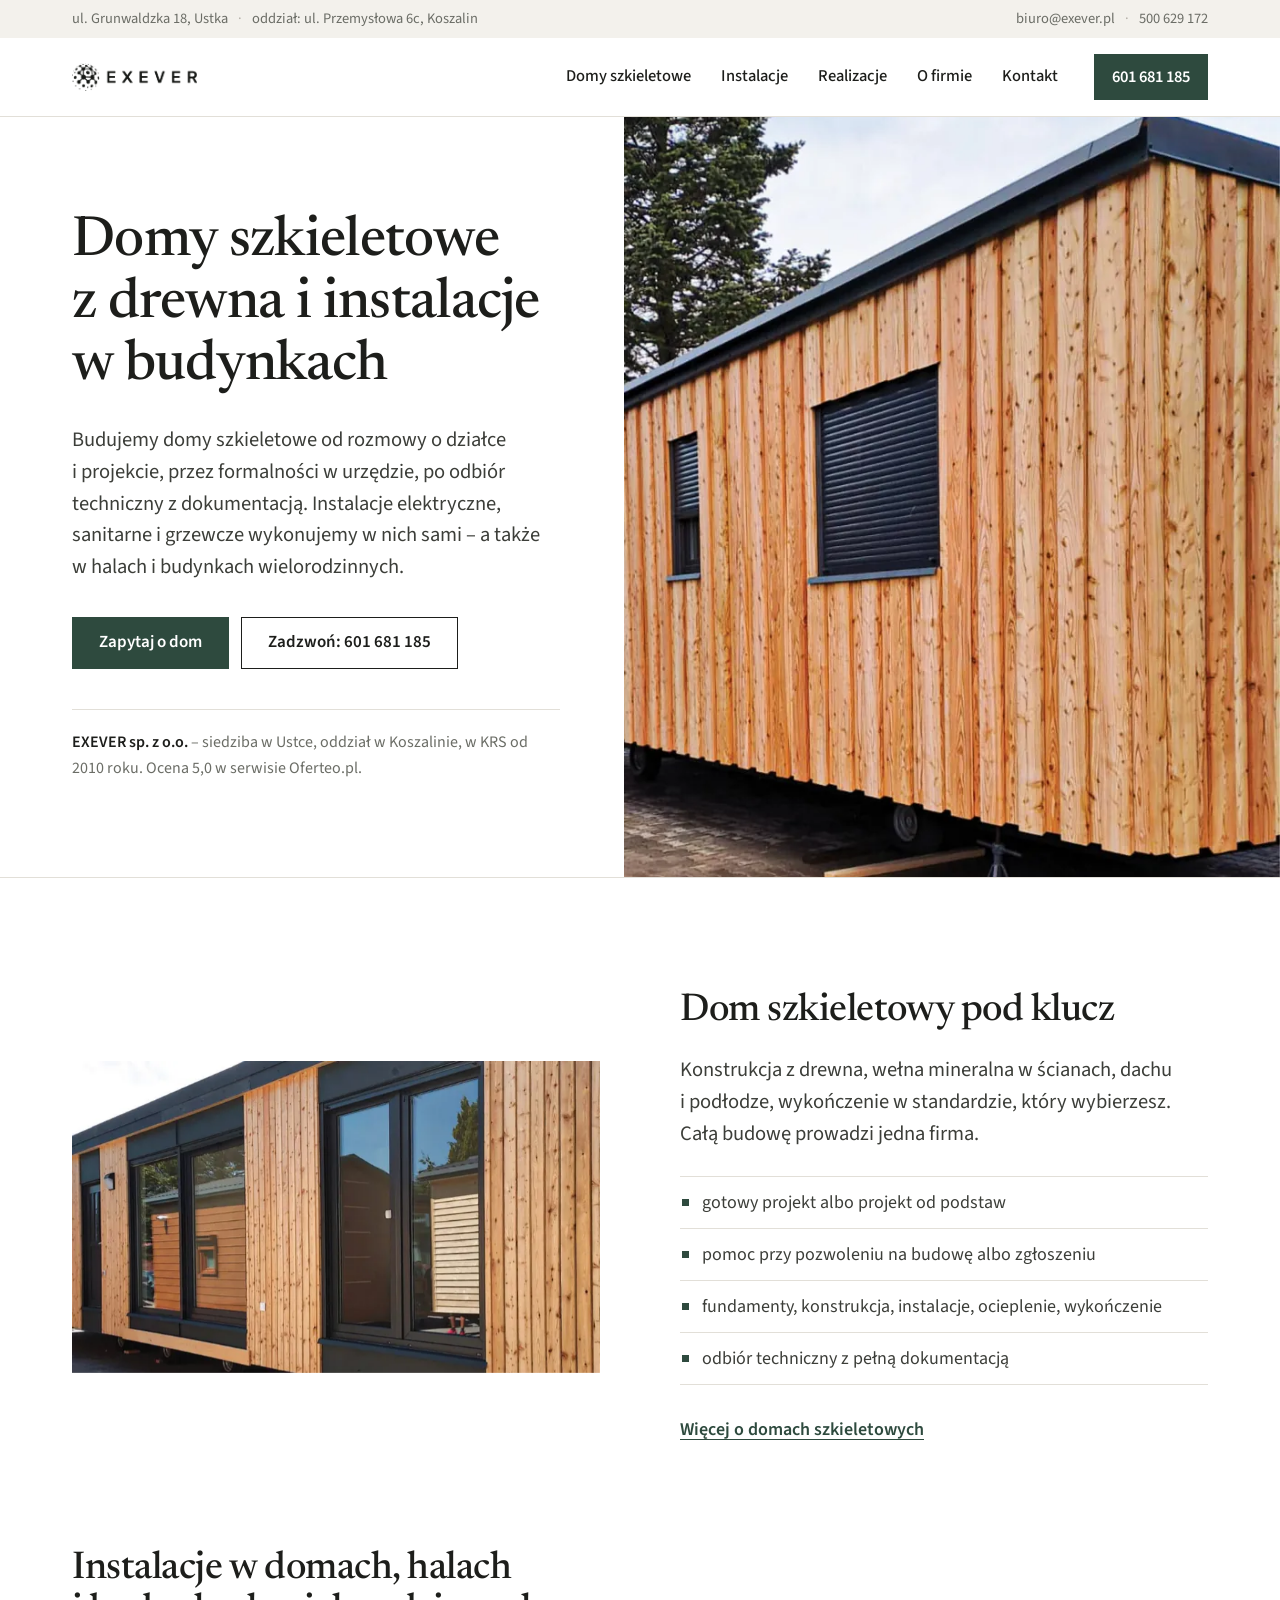
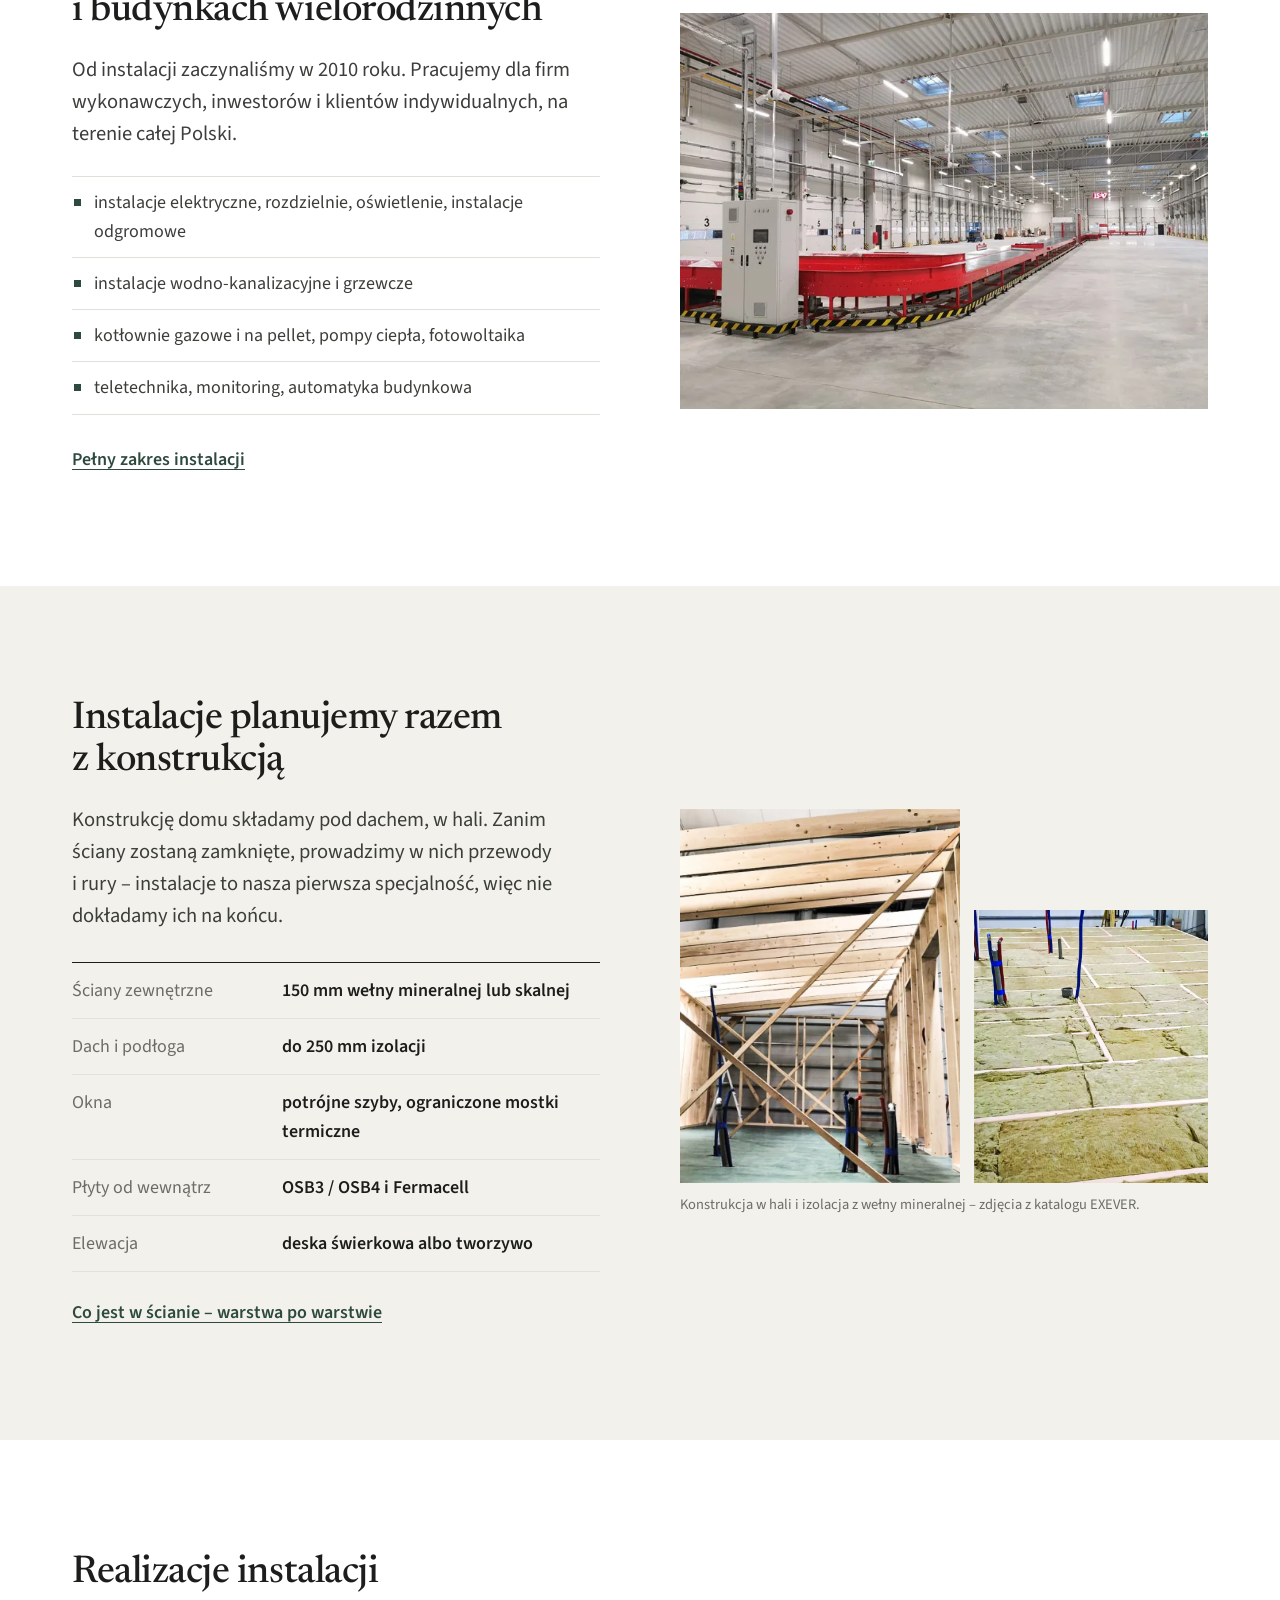
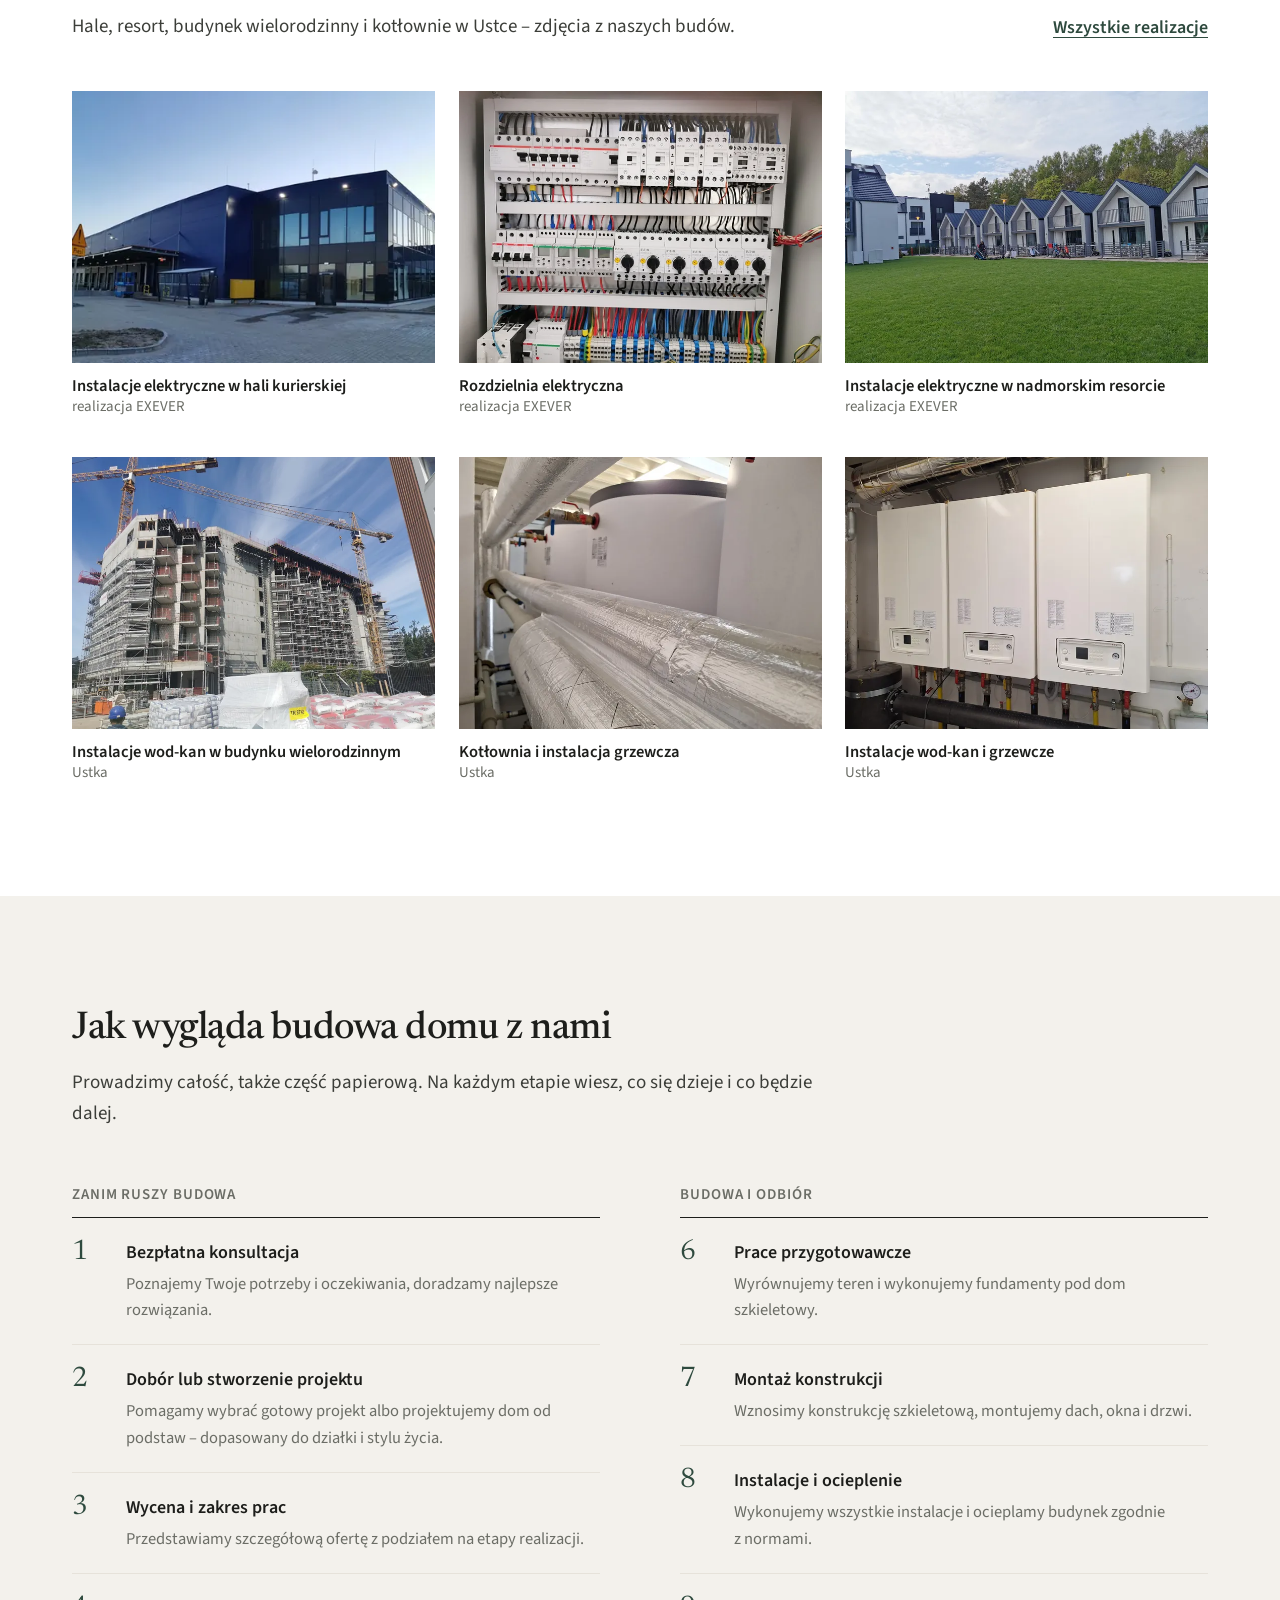
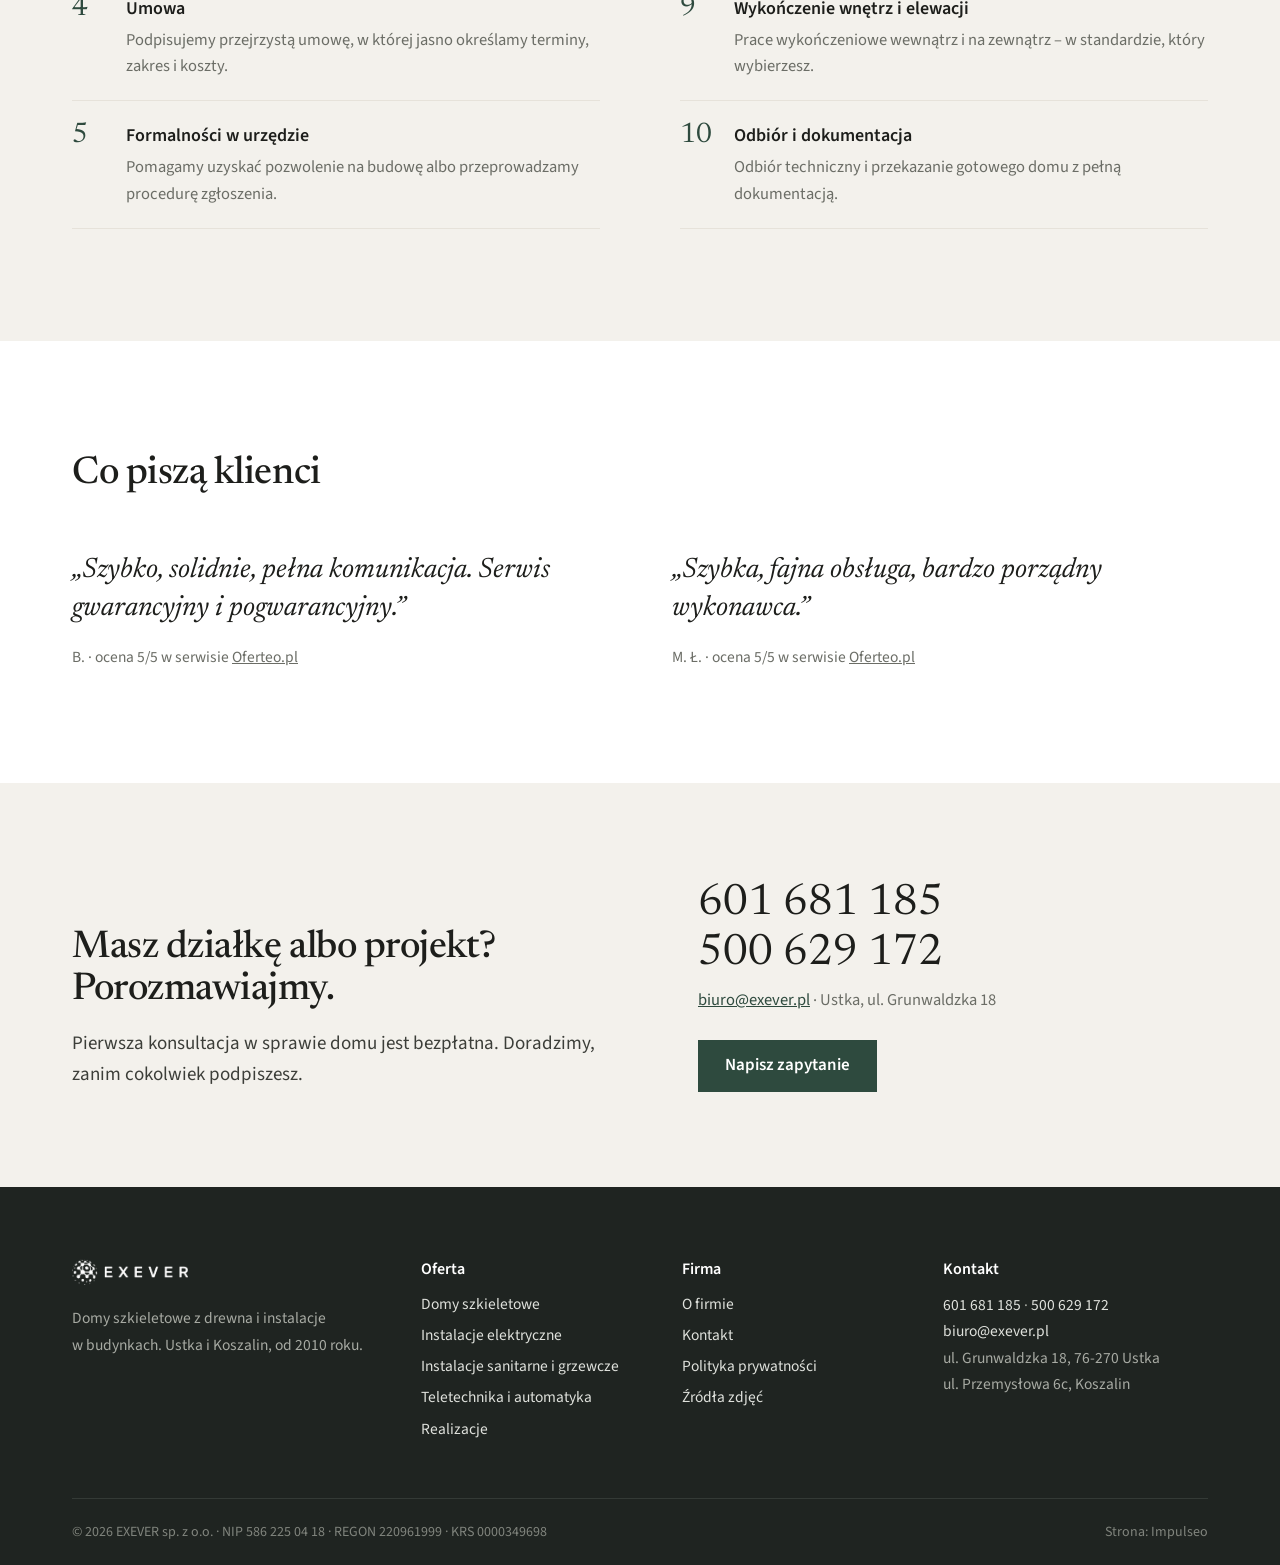
<file: index.html>
<!doctype html>
<html lang="pl">
<head>
<meta charset="utf-8">
<meta name="viewport" content="width=device-width, initial-scale=1">
<title>Domy szkieletowe i instalacje – EXEVER Ustka, Koszalin</title>
<meta name="description" content="EXEVER sp. z o.o. z Ustki: domy szkieletowe z drewna od projektu do odbioru oraz instalacje elektryczne, sanitarne i grzewcze. Od 2010 roku. Tel. 601 681 185.">
<!-- DEMO: przy wdrożeniu usunąć noindex i podmienić adresy na domenę klienta -->
<meta name="robots" content="noindex, follow, max-image-preview:large, max-snippet:-1">
<link rel="canonical" href="https://impulseo-pl.github.io/exever/">
<link rel="alternate" hreflang="pl" href="https://impulseo-pl.github.io/exever/">
<link rel="alternate" hreflang="x-default" href="https://impulseo-pl.github.io/exever/">
<meta name="theme-color" content="#ffffff">
<meta name="color-scheme" content="light">
<meta name="format-detection" content="telephone=no">
<meta name="referrer" content="strict-origin-when-cross-origin">
<meta name="geo.region" content="PL-22">
<meta name="geo.placename" content="Ustka">
<meta name="geo.position" content="54.5804384;16.8703415">
<meta name="ICBM" content="54.5804384, 16.8703415">
<meta property="og:type" content="website">
<meta property="og:locale" content="pl_PL">
<meta property="og:site_name" content="EXEVER">
<meta property="og:title" content="Domy szkieletowe i instalacje – EXEVER Ustka, Koszalin">
<meta property="og:description" content="EXEVER sp. z o.o. z Ustki: domy szkieletowe z drewna od projektu do odbioru oraz instalacje elektryczne, sanitarne i grzewcze. Od 2010 roku. Tel. 601 681 185.">
<meta property="og:url" content="https://impulseo-pl.github.io/exever/">
<meta property="og:image" content="https://impulseo-pl.github.io/exever/img/og.jpg">
<meta property="og:image:type" content="image/jpeg">
<meta property="og:image:width" content="1200">
<meta property="og:image:height" content="630">
<meta property="og:image:alt" content="Dom szkieletowy EXEVER z elewacją z desek">
<meta name="twitter:card" content="summary_large_image">
<meta name="twitter:title" content="Domy szkieletowe i instalacje – EXEVER Ustka, Koszalin">
<meta name="twitter:description" content="EXEVER sp. z o.o. z Ustki: domy szkieletowe z drewna od projektu do odbioru oraz instalacje elektryczne, sanitarne i grzewcze. Od 2010 roku. Tel. 601 681 185.">
<meta name="twitter:image" content="https://impulseo-pl.github.io/exever/img/og.jpg">
<meta name="twitter:image:alt" content="Dom szkieletowy EXEVER z elewacją z desek">
<link rel="icon" href="favicon.svg" type="image/svg+xml">
<link rel="apple-touch-icon" href="apple-touch-icon.png">
<link rel="manifest" href="site.webmanifest">
<link rel="sitemap" type="application/xml" href="sitemap.xml">
<link rel="preload" href="fonts/newsreader.woff2" as="font" type="font/woff2" crossorigin>
<link rel="preload" href="fonts/source-sans.woff2" as="font" type="font/woff2" crossorigin>
<link rel="preload" as="image" href="img/dom-narozny-1400.webp" imagesrcset="img/dom-narozny-720.webp 720w, img/dom-narozny-1400.webp 1400w, img/dom-narozny-1449.webp 1449w" imagesizes="(min-width: 961px) 50vw, 100vw" fetchpriority="high">
<script>document.documentElement.className='js'</script>
<style>@font-face{font-family:Newsreader;font-style:normal;font-weight:400 600;font-display:swap;src:url(fonts/newsreader.woff2) format("woff2");unicode-range:U+0020-007E,U+00A0-00FF,U+2013-2014,U+2018-201E,U+2022,U+2026,U+20AC,U+2192}@font-face{font-family:Newsreader;font-style:normal;font-weight:400 600;font-display:swap;src:url(fonts/newsreader-pl.woff2) format("woff2");unicode-range:U+0104-0107,U+0118-0119,U+0141-0144,U+015A-015B,U+0179-017C}@font-face{font-family:Newsreader;font-style:italic;font-weight:400 500;font-display:swap;src:url(fonts/newsreader-italic.woff2) format("woff2");unicode-range:U+0020-007E,U+00A0-00FF,U+2013-2014,U+2018-201E,U+2022,U+2026,U+20AC,U+2192}@font-face{font-family:Newsreader;font-style:italic;font-weight:400 500;font-display:swap;src:url(fonts/newsreader-italic-pl.woff2) format("woff2");unicode-range:U+0104-0107,U+0118-0119,U+0141-0144,U+015A-015B,U+0179-017C}@font-face{font-family:"Source Sans 3";font-style:normal;font-weight:400 700;font-display:swap;src:url(fonts/source-sans.woff2) format("woff2");unicode-range:U+0020-007E,U+00A0-00FF,U+2013-2014,U+2018-201E,U+2022,U+2026,U+20AC,U+2192}@font-face{font-family:"Source Sans 3";font-style:normal;font-weight:400 700;font-display:swap;src:url(fonts/source-sans-pl.woff2) format("woff2");unicode-range:U+0104-0107,U+0118-0119,U+0141-0144,U+015A-015B,U+0179-017C}:root{--ink:#1d1e1b;--text:#3c3e39;--muted:#6b6d66;--line:#e2dfd8;--paper:#fff;--stone:#f3f1ec;--stone-2:#e6e2da;--pine:#2e4a3e;--pine-d:#223830;--foot:#1f2421;--wrap:1200px;--serif:Newsreader,Georgia,"Times New Roman",serif;--sans:"Source Sans 3","Segoe UI",system-ui,-apple-system,sans-serif}*,*::before,*::after{box-sizing:border-box}html{-webkit-text-size-adjust:100%;scroll-behavior:smooth;scroll-padding-top:100px}body{margin:0;font:400 18px/1.62 var(--sans);color:var(--text);background:var(--paper);-webkit-font-smoothing:antialiased;overflow-x:clip}img{display:block;max-width:100%;height:auto}a{color:var(--pine)}a:hover{color:var(--ink)}h1,h2{font-family:var(--serif);font-weight:500;color:var(--ink);line-height:1.1;margin:0;letter-spacing:-.012em}h1{font-size:clamp(38px,4.4vw,60px)}h2{font-size:clamp(30px,3vw,42px)}h3,h4{font-family:var(--sans);font-weight:600;color:var(--ink);font-size:20px;line-height:1.3;margin:0}p{margin:0}p+p{margin-top:14px}ul,ol{margin:0;padding:0}.wrap{width:100%;max-width:var(--wrap);margin:0 auto;padding:0 32px}.skip{position:absolute;left:-9999px;top:0;background:var(--pine);color:#fff;padding:10px 16px;z-index:99}.skip:focus{left:12px;top:12px}:focus-visible{outline:2px solid var(--pine);outline-offset:3px}.vh{position:absolute!important;width:1px;height:1px;overflow:hidden;clip:rect(0 0 0 0);white-space:nowrap}.topbar{background:var(--stone);font-size:14.5px;color:var(--muted)}.topbar .wrap{display:flex;justify-content:space-between;gap:24px;height:38px;align-items:center}.topbar a{color:var(--muted);text-decoration:none}.topbar a:hover{color:var(--ink)}.topbar span+span::before{content:"·";margin:0 10px;color:#b3b0a8}.site-head{position:sticky;top:0;z-index:50;background:#fff;border-bottom:1px solid var(--line)}.head-in{display:flex;align-items:center;gap:32px;height:78px}.brand{display:flex;align-items:center;flex:none}.brand img{height:28px;width:auto}.menu{display:flex;align-items:center;gap:30px;margin-left:auto}.menu a{color:var(--ink);text-decoration:none;font-size:16.5px;font-weight:500;padding:6px 0;border-bottom:2px solid transparent}.menu a:hover{border-bottom-color:var(--line)}.menu a[aria-current=page]{border-bottom-color:var(--pine)}.menu .head-tel{background:var(--pine);color:#fff;padding:10px 18px;border:0;font-weight:600;margin-left:6px}.menu .head-tel:hover{background:var(--pine-d);color:#fff}.menu-btn{display:none;margin-left:auto;background:none;border:1px solid var(--line);font:inherit;font-size:16px;font-weight:600;padding:8px 14px;color:var(--ink);cursor:pointer}.btn{display:inline-flex;align-items:center;justify-content:center;min-height:52px;padding:0 26px;font-weight:600;font-size:17px;text-decoration:none;border:1.5px solid transparent;cursor:pointer;font-family:inherit;transition:background .15s,color .15s}.btn-main{background:var(--pine);color:#fff}.btn-main:hover{background:var(--pine-d);color:#fff}.btn-sec{border-color:var(--ink);color:var(--ink);background:#fff}.btn-sec:hover{background:var(--ink);color:#fff}.actions{display:flex;flex-wrap:wrap;gap:12px;margin-top:34px}.more{font-weight:600;color:var(--pine);text-decoration:underline;text-underline-offset:4px;text-decoration-thickness:1px}.more:hover{color:var(--ink)}.sec{padding:112px 0;overflow-x:clip}.sec-stone{background:var(--stone)}.sec:not(.sec-stone)+.sec:not(.sec-stone){padding-top:0}.lead{font-size:20.5px;line-height:1.55;color:var(--text)}.sec-head{max-width:760px;margin-bottom:56px}.sec-head p{margin-top:18px;font-size:19px}.sec-head-row{display:flex;justify-content:space-between;align-items:flex-end;gap:32px;margin-bottom:48px}.sec-head-row .sec-head{margin-bottom:0}.hero{display:grid;grid-template-columns:minmax(0,1fr) minmax(0,1.05fr);align-items:stretch;border-bottom:1px solid var(--line)}.hero-txt{padding:80px 64px 80px max(32px,calc((100vw - var(--wrap)) / 2 + 32px));display:flex;flex-direction:column;justify-content:center}.hero .lead{margin-top:26px;max-width:540px}.hero-note{margin-top:40px;padding-top:20px;border-top:1px solid var(--line);font-size:16px;color:var(--muted);max-width:540px}.hero-note b{color:var(--ink);font-weight:600}.hero-img{margin:0;min-height:560px;max-height:760px;height:calc(100vh - 116px);position:relative;overflow:hidden}.hero-img img{position:absolute;inset:0;width:100%;height:100%;object-fit:cover;object-position:50% 45%}.phead{padding:52px 0 64px}.phead h1{max-width:900px}.phead .lead{margin-top:22px;max-width:720px}.phead.line{border-bottom:1px solid var(--line)}.crumbs ol{list-style:none;display:flex;flex-wrap:wrap;gap:6px;font-size:15px;color:var(--muted);margin-bottom:26px}.crumbs li+li::before{content:"/";margin-right:6px;color:#b3b0a8}.crumbs a{color:var(--muted)}.crumbs a:hover{color:var(--ink)}.wide-img{overflow:hidden}.wide-img img{width:100%;height:clamp(280px,46vw,620px);object-fit:cover}.row{display:grid;grid-template-columns:1fr 1fr;gap:80px;align-items:center}.row+.row{margin-top:104px}.row.rev .row-img{order:2}.row-img img{width:100%}.row-img .pair{display:grid;grid-template-columns:1.2fr 1fr;gap:14px;align-items:end}.row-img .pair img{object-fit:cover;aspect-ratio:3/4}.row-img .pair img+img{aspect-ratio:3/3.5}.row-txt h2,.row-txt .h{margin-bottom:22px}.h{font-family:var(--serif);font-weight:500;font-size:clamp(27px,2.5vw,36px);line-height:1.15;color:var(--ink);letter-spacing:-.01em}.figcap{font-size:14.5px;color:var(--muted);margin-top:10px}.list{list-style:none;margin:26px 0 30px;border-top:1px solid var(--line)}.list li{padding:11px 0 11px 22px;border-bottom:1px solid var(--line);position:relative}.list li::before{content:"";position:absolute;left:2px;top:22px;width:7px;height:7px;background:var(--pine)}.sec-stone .list,.sec-stone .list li{border-color:var(--stone-2)}.list b{color:var(--ink);font-weight:600}.spec{margin:30px 0 0;border-top:1px solid var(--ink)}.spec div{display:grid;grid-template-columns:190px 1fr;gap:20px;padding:13px 0;border-bottom:1px solid var(--line)}.sec-stone .spec div{border-bottom-color:var(--stone-2)}.spec dt{color:var(--muted)}.spec dd{margin:0;color:var(--ink);font-weight:600}.wall{display:grid;grid-template-columns:1.25fr 1fr;gap:64px;align-items:center}.wall-fig{margin:0;position:relative;background:#fff;padding:28px;border:1px solid var(--line)}.wall-pic{position:relative}.wall-pic img{width:100%}.pin{position:absolute;transform:translate(-50%,-50%);width:30px;height:30px;border-radius:50%;background:var(--ink);color:#fff;font-size:14px;font-weight:600;display:grid;place-items:center;border:2px solid #fff;transition:background .15s}.pin.on{background:var(--pine)}.layers{list-style:none;counter-reset:l;border-top:1px solid var(--ink)}.layers li{counter-increment:l;display:grid;grid-template-columns:30px 1fr;gap:14px;padding:15px 0;border-bottom:1px solid var(--stone-2);cursor:default}.layers li::before{content:counter(l) ".";font-family:var(--serif);font-size:20px;color:var(--pine);line-height:1.3}.layers li.on b{color:var(--pine)}.layers b{display:block;color:var(--ink);font-weight:600}.layers span{font-size:16px;color:var(--muted)}.src{font-size:14.5px;color:var(--muted);margin-top:14px}.inst{display:grid;grid-template-columns:repeat(3,1fr);gap:0 56px;border-top:1px solid var(--ink)}.inst>div{padding-top:28px}.inst h3{margin-bottom:14px}.inst ul{list-style:none;display:grid;gap:8px}.inst li{padding-left:18px;position:relative}.inst li::before{content:"";position:absolute;left:1px;top:11px;width:6px;height:6px;background:var(--pine)}.proj{display:grid;grid-template-columns:repeat(3,1fr);gap:40px 24px}.proj figure{margin:0}.proj img{width:100%;aspect-ratio:4/3;object-fit:cover}.proj figcaption{margin-top:12px;font-size:16.5px;color:var(--ink);font-weight:600;line-height:1.35}.proj figcaption small{display:block;font-weight:400;color:var(--muted);font-size:15px}.filters{display:flex;flex-wrap:wrap;gap:28px;margin-bottom:36px;border-bottom:1px solid var(--line)}.filters button{font:inherit;font-size:17px;font-weight:600;padding:0 0 12px;border:0;border-bottom:2px solid transparent;margin-bottom:-1px;background:none;cursor:pointer;color:var(--muted)}.filters button[aria-pressed=true]{color:var(--ink);border-bottom-color:var(--pine)}.gallery{display:grid;grid-template-columns:repeat(3,1fr);gap:40px 24px}.gallery a{display:block;color:inherit;text-decoration:none}.gallery .gimg{display:block}.gallery img{width:100%;aspect-ratio:4/3;object-fit:cover}.gallery a:hover .gcap{text-decoration:underline;text-underline-offset:3px}.gallery .gcap{display:block;padding:12px 0 0;font-size:16.5px;color:var(--ink);font-weight:600;line-height:1.35}.gallery .gcap small{display:block;color:var(--muted);font-weight:400;font-size:15px}.gallery [hidden]{display:none}.lb{position:fixed;inset:0;z-index:200;background:rgba(18,19,17,.95);display:none;align-items:center;justify-content:center;flex-direction:column;padding:56px 64px}.lb.open{display:flex}.lb img{max-width:100%;max-height:calc(100vh - 150px);object-fit:contain}.lb p{color:#e6e3dc;margin-top:14px;font-size:15px;text-align:center}.lb button{position:absolute;background:none;border:0;color:#fff;font-size:40px;line-height:1;cursor:pointer;padding:10px 16px;font-family:inherit}.lb .x{top:10px;right:14px}.lb .prev{left:8px;top:50%;transform:translateY(-50%)}.lb .next{right:8px;top:50%;transform:translateY(-50%)}.steps{display:grid;grid-template-columns:1fr 1fr;gap:0 80px}.steps h3{font-size:15px;text-transform:uppercase;letter-spacing:.06em;color:var(--muted);font-weight:600;padding-bottom:12px;border-bottom:1px solid var(--ink)}.steps ol{list-style:none}.steps li{display:grid;grid-template-columns:48px 1fr;gap:6px;padding:20px 0;border-bottom:1px solid var(--line)}.sec-stone .steps li{border-bottom-color:var(--stone-2)}.steps li>span{font-family:var(--serif);font-size:28px;line-height:1;color:var(--pine)}.steps b{display:block;color:var(--ink);font-weight:600;font-size:18px}.steps p{font-size:16.5px;color:var(--muted);margin-top:4px}.reviews{display:grid;grid-template-columns:1fr 1fr;gap:64px}.review{margin:0}.review blockquote{margin:0 0 18px;font-family:var(--serif);font-style:italic;font-size:clamp(23px,2.2vw,29px);line-height:1.35;color:var(--ink)}.review figcaption{font-size:15.5px;color:var(--muted)}.review figcaption a{color:var(--muted)}.people{display:grid;grid-template-columns:repeat(2,1fr);border-top:1px solid var(--ink)}.people>div{padding:20px 20px 20px 0;border-bottom:1px solid var(--stone-2)}.people b{display:block;font-family:var(--serif);font-weight:500;font-size:24px;color:var(--ink)}.people span{color:var(--muted);font-size:16px}.facts{width:100%;border-collapse:collapse;font-size:17px;border-top:1px solid var(--ink)}.facts th,.facts td{text-align:left;padding:13px 0;border-bottom:1px solid var(--stone-2);vertical-align:top}.facts th{font-weight:400;color:var(--muted);width:38%;padding-right:20px}.facts td{color:var(--ink);font-weight:600}.faq{border-top:1px solid var(--ink);max-width:880px}.faq details{border-bottom:1px solid var(--line)}.faq summary{list-style:none;cursor:pointer;padding:22px 44px 22px 0;font-weight:600;color:var(--ink);font-size:19px;position:relative}.faq summary::-webkit-details-marker{display:none}.faq summary::after{content:"+";position:absolute;right:4px;top:16px;font-size:28px;font-weight:400;color:var(--pine)}.faq details[open] summary::after{content:"–"}.faq details p{padding:0 44px 24px 0}.cta{background:var(--stone);padding:96px 0;overflow-x:clip}.cta .wrap{display:grid;grid-template-columns:1.1fr 1fr;gap:64px;align-items:end}.cta p{margin-top:18px;font-size:19px;max-width:560px}.cta-tel{display:block;font-family:var(--serif);font-size:clamp(32px,3.4vw,46px);color:var(--ink);text-decoration:none;line-height:1.15}.cta-tel:hover{color:var(--pine)}.cta-side p{margin-top:8px;font-size:16.5px;color:var(--muted)}.cta .actions{margin-top:26px}.contact{display:grid;grid-template-columns:1fr 1.1fr;gap:80px;align-items:start}.tel-big{display:block;font-family:var(--serif);font-size:clamp(34px,3.6vw,48px);color:var(--ink);text-decoration:none;line-height:1.15}.tel-big:hover{color:var(--pine)}.c-block{padding:22px 0;border-bottom:1px solid var(--line)}.c-block:first-of-type{border-top:1px solid var(--ink)}.c-block h3{font-size:15px;color:var(--muted);font-weight:400;margin-bottom:6px}.c-block p{color:var(--ink);font-weight:600}.c-grid{display:grid;grid-template-columns:1fr 1fr;gap:24px}.map{margin-top:28px;border:1px solid var(--line);background:#fff}.map iframe{display:block;width:100%;height:280px;border:0}.map a{display:block;padding:12px 14px;font-size:15.5px;border-top:1px solid var(--line);font-weight:600}.form{background:var(--stone);padding:44px}.form h2{margin-bottom:8px}.form>p{margin-bottom:28px;color:var(--muted)}.field{margin-bottom:18px}.field label,.field legend{display:block;font-size:16px;font-weight:600;color:var(--ink);margin-bottom:7px}.field input[type=text],.field input[type=tel],.field input[type=email],.field textarea{width:100%;font:inherit;font-size:17px;padding:13px 14px;border:1px solid #cfcbc2;background:#fff;color:var(--ink);border-radius:0}.field input::placeholder,.field textarea::placeholder{color:#9a978f}.field input:focus,.field textarea:focus{outline:2px solid var(--pine);outline-offset:0;border-color:var(--pine)}.field textarea{min-height:120px;resize:vertical}.row2{display:grid;grid-template-columns:1fr 1fr;gap:14px}fieldset{border:0;padding:0;margin:0 0 18px}.opts{display:grid;grid-template-columns:1fr 1fr;gap:6px 18px}.opts label{display:flex;align-items:center;gap:10px;font-size:16.5px;font-weight:400;cursor:pointer;margin:0;padding:6px 0;color:var(--text)}.opts input{accent-color:var(--pine);width:18px;height:18px;margin:0}.consent{display:flex;gap:10px;align-items:flex-start;font-size:15px;color:var(--muted);margin:8px 0 24px}.consent input{accent-color:var(--pine);width:18px;height:18px;margin:3px 0 0;flex:none}.form .btn{width:100%}.form-msg{margin-top:14px;font-size:15.5px;min-height:22px}.form-msg.err{color:#a4372a}.form-msg.ok{color:var(--pine);font-weight:600}.site-foot{background:var(--foot);color:#a7aaa3;font-size:15.5px;padding:72px 0 0}.foot-grid{display:grid;grid-template-columns:1.4fr 1fr 1fr 1.2fr;gap:40px}.site-foot img{height:26px;width:auto;margin-bottom:20px}.site-foot h3{color:#fff;font-size:16px;margin-bottom:12px}.site-foot a{color:#dfe1dc;text-decoration:none}.site-foot a:hover{text-decoration:underline}.site-foot ul{list-style:none;display:grid;gap:6px}.site-foot p{line-height:1.7}.foot-bottom{display:flex;justify-content:space-between;gap:20px;flex-wrap:wrap;margin-top:56px;padding:22px 0;border-top:1px solid #343a36;font-size:14px;color:#80847d}.js [data-in]{opacity:0;transition:opacity .9s ease-out,transform .9s cubic-bezier(.2,.7,.2,1);will-change:transform}.js [data-in=l]{transform:translateX(-90px)}.js [data-in=r]{transform:translateX(90px)}.js [data-in].in{opacity:1;transform:none}.mbar{display:none}.doc{max-width:780px}.doc h2{font-size:28px;margin:36px 0 10px}@media (max-width:1080px){.menu{gap:22px}.row,.wall,.contact{gap:52px}.hero-txt{padding-right:44px}}@media (max-width:960px){.topbar{display:none}.menu-btn{display:block}.menu{display:none;position:absolute;left:0;right:0;top:78px;background:#fff;flex-direction:column;align-items:stretch;gap:0;padding:4px 32px 22px;border-bottom:1px solid var(--line)}.menu.open{display:flex}.menu a{padding:14px 0;border-bottom:1px solid var(--line);font-size:18px}.menu a[aria-current=page]{border-bottom-color:var(--line);color:var(--pine)}.menu .head-tel{margin:16px 0 0;text-align:center;padding:14px}.hero{grid-template-columns:1fr}.hero-txt{padding:48px 32px 44px}.hero-img{height:auto;min-height:0;aspect-ratio:4/3}.row,.wall,.contact,.cta .wrap{grid-template-columns:1fr}.row.rev .row-img{order:0}.row+.row{margin-top:72px}.inst{grid-template-columns:1fr;gap:0}.proj,.gallery{grid-template-columns:1fr 1fr}.steps{grid-template-columns:1fr}.steps>div+div{margin-top:40px}.reviews{gap:40px}.foot-grid{grid-template-columns:1fr 1fr}.js [data-in=l]{transform:translateX(-40px)}.js [data-in=r]{transform:translateX(40px)}}@media (max-width:680px){body{font-size:17px;padding-bottom:62px}.wrap{padding:0 18px}.head-in{height:64px}.menu{top:64px;padding:4px 18px 20px}.brand img{height:23px}html{scroll-padding-top:76px}.sec{padding:72px 0}.sec-head{margin-bottom:36px}.sec-head-row{flex-direction:column;align-items:flex-start;margin-bottom:32px}h1{font-size:clamp(34px,9vw,42px)}.lead{font-size:18.5px}.hero-txt{padding:36px 18px 36px}.hero .actions .btn{flex:1 1 100%}.phead{padding:32px 0 44px}.reviews{grid-template-columns:1fr}.row-img .pair{gap:8px}.spec div{grid-template-columns:1fr;gap:0}.proj,.gallery{grid-template-columns:1fr;gap:28px}.people{grid-template-columns:1fr}.c-grid,.row2,.opts{grid-template-columns:1fr}.form{padding:28px 18px}.foot-grid{grid-template-columns:1fr;gap:28px}.pin{width:24px;height:24px;font-size:12px}.wall-fig{padding:10px}.cta{padding:64px 0}.lb{padding:50px 8px}.mbar{display:grid;grid-template-columns:1fr 1fr;position:fixed;left:0;right:0;bottom:0;z-index:60;background:#fff;border-top:1px solid var(--line)}.mbar a{display:flex;align-items:center;justify-content:center;height:60px;font-weight:600;text-decoration:none;color:var(--ink);font-size:17px}.mbar a+a{background:var(--pine);color:#fff}}@media (prefers-reduced-motion:reduce){*{transition:none!important;scroll-behavior:auto!important}.js [data-in]{opacity:1;transform:none}}@media print{.topbar,.site-head,.mbar,.cta,.menu-btn{display:none!important}.js [data-in]{opacity:1;transform:none}}</style>
<script type="application/ld+json">{"@context":"https://schema.org","@graph":[{"@type":"WebPage","@id":"https://impulseo-pl.github.io/exever/#strona","url":"https://impulseo-pl.github.io/exever/","name":"Domy szkieletowe i instalacje – EXEVER Ustka, Koszalin","description":"EXEVER sp. z o.o. z Ustki: domy szkieletowe z drewna od projektu do odbioru oraz instalacje elektryczne, sanitarne i grzewcze. Od 2010 roku. Tel. 601 681 185.","inLanguage":"pl-PL","isPartOf":{"@id":"https://impulseo-pl.github.io/exever/#witryna"},"about":{"@id":"https://impulseo-pl.github.io/exever/#firma"},"dateModified":"2026-09-28","primaryImageOfPage":{"@type":"ImageObject","url":"https://impulseo-pl.github.io/exever/img/dom-narozny-1449.webp"}},{"@type":"HomeAndConstructionBusiness","@id":"https://impulseo-pl.github.io/exever/#firma","name":"EXEVER sp. z o.o.","alternateName":"EXEVER","description":"Domy szkieletowe z drewna od projektu do odbioru oraz instalacje elektryczne, sanitarne, grzewcze i teletechniczne. Ustka i Koszalin, od 2010 roku.","url":"https://impulseo-pl.github.io/exever/","logo":"https://impulseo-pl.github.io/exever/img/sygnet.png","image":"https://impulseo-pl.github.io/exever/img/og.jpg","telephone":"+48601681185","email":"biuro@exever.pl","foundingDate":"2010-02-23","vatID":"PL5862250418","identifier":[{"@type":"PropertyValue","propertyID":"KRS","value":"0000349698"},{"@type":"PropertyValue","propertyID":"REGON","value":"220961999"}],"address":{"@type":"PostalAddress","streetAddress":"ul. Grunwaldzka 18","postalCode":"76-270","addressLocality":"Ustka","addressRegion":"pomorskie","addressCountry":"PL"},"geo":{"@type":"GeoCoordinates","latitude":54.5804384,"longitude":16.8703415},"department":{"@type":"HomeAndConstructionBusiness","name":"EXEVER – oddział Koszalin","telephone":"+48601681185","address":{"@type":"PostalAddress","streetAddress":"ul. Przemysłowa 6c","addressLocality":"Koszalin","addressRegion":"zachodniopomorskie","addressCountry":"PL"}},"hasMap":"https://www.google.com/maps/search/?api=1&query=EXEVER+Grunwaldzka+18+Ustka","sameAs":["https://www.oferteo.pl/exever-spolka-z-ograniczona-odpowiedzialnoscia/firma/4053523"],"contactPoint":[{"@type":"ContactPoint","telephone":"+48601681185","email":"biuro@exever.pl","contactType":"customer service","areaServed":"PL","availableLanguage":"pl"},{"@type":"ContactPoint","telephone":"+48500629172","contactType":"sales","areaServed":"PL","availableLanguage":"pl"}],"knowsAbout":["domy szkieletowe","domy kanadyjskie","konstrukcje drewniane","instalacje elektryczne","instalacje odgromowe","fotowoltaika","instalacje wodno-kanalizacyjne","instalacje grzewcze","kotłownie gazowe","kotłownie na pellet","pompy ciepła","instalacje teletechniczne","automatyka budynkowa"],"areaServed":[{"@type":"Country","name":"Polska"},{"@type":"AdministrativeArea","name":"województwo pomorskie"},{"@type":"AdministrativeArea","name":"województwo zachodniopomorskie"}],"employee":[{"@type":"Person","name":"Krzysztof Kowalski","jobTitle":"Prezes zarządu, project manager"},{"@type":"Person","name":"Damian Michalik","jobTitle":"Project manager"}],"hasOfferCatalog":{"@type":"OfferCatalog","name":"Usługi","itemListElement":[{"@type":"Offer","itemOffered":{"@type":"Service","name":"Domy szkieletowe z drewna pod klucz","url":"https://impulseo-pl.github.io/exever/domy-szkieletowe/"}},{"@type":"Offer","itemOffered":{"@type":"Service","name":"Instalacje elektryczne","url":"https://impulseo-pl.github.io/exever/instalacje/#elektryczne"}},{"@type":"Offer","itemOffered":{"@type":"Service","name":"Instalacje fotowoltaiczne","url":"https://impulseo-pl.github.io/exever/instalacje/#elektryczne"}},{"@type":"Offer","itemOffered":{"@type":"Service","name":"Instalacje sanitarne i grzewcze","url":"https://impulseo-pl.github.io/exever/instalacje/#sanitarne"}},{"@type":"Offer","itemOffered":{"@type":"Service","name":"Kotłownie gazowe i na pellet","url":"https://impulseo-pl.github.io/exever/instalacje/#sanitarne"}},{"@type":"Offer","itemOffered":{"@type":"Service","name":"Pompy ciepła","url":"https://impulseo-pl.github.io/exever/instalacje/#sanitarne"}},{"@type":"Offer","itemOffered":{"@type":"Service","name":"Instalacje teletechniczne i monitoring","url":"https://impulseo-pl.github.io/exever/instalacje/#teletechnika"}},{"@type":"Offer","itemOffered":{"@type":"Service","name":"Automatyka budynkowa","url":"https://impulseo-pl.github.io/exever/instalacje/#teletechnika"}}]}},{"@type":"WebSite","@id":"https://impulseo-pl.github.io/exever/#witryna","url":"https://impulseo-pl.github.io/exever/","name":"EXEVER","alternateName":"EXEVER sp. z o.o.","inLanguage":"pl-PL","publisher":{"@id":"https://impulseo-pl.github.io/exever/#firma"}}]}</script>
</head>
<body>
<a class="skip" href="#tresc">Przejdź do treści</a>
<div class="topbar">
  <div class="wrap">
    <div><span>ul. Grunwaldzka 18, Ustka</span><span>oddział: ul. Przemysłowa 6c, Koszalin</span></div>
    <div><span><a href="mailto:biuro@exever.pl">biuro@exever.pl</a></span><span><a href="tel:+48500629172">500 629 172</a></span></div>
  </div>
</div>
<header class="site-head">
  <div class="wrap head-in">
    <a class="brand" href="./" aria-label="EXEVER – strona główna"><img src="img/logo.png" width="535" height="120" alt="EXEVER"></a>
    <button class="menu-btn" type="button" aria-expanded="false" aria-controls="menu">Menu</button>
    <nav class="menu" id="menu" aria-label="Menu główne">
      <a href="domy-szkieletowe/">Domy szkieletowe</a>
      <a href="instalacje/">Instalacje</a>
      <a href="realizacje/">Realizacje</a>
      <a href="o-firmie/">O&nbsp;firmie</a>
      <a href="kontakt/">Kontakt</a>
      <a class="head-tel" href="tel:+48601681185">601 681 185</a>
    </nav>
  </div>
</header>
<main id="tresc">

<section class="hero">
  <div class="hero-txt">
    <h1>Domy szkieletowe z&nbsp;drewna i&nbsp;instalacje w&nbsp;budynkach</h1>
    <p class="lead">Budujemy domy szkieletowe od rozmowy o&nbsp;działce i&nbsp;projekcie, przez formalności w&nbsp;urzędzie, po odbiór techniczny z&nbsp;dokumentacją. Instalacje elektryczne, sanitarne i&nbsp;grzewcze wykonujemy w&nbsp;nich sami – a&nbsp;także w&nbsp;halach i&nbsp;budynkach wielorodzinnych.</p>
    <div class="actions">
      <a class="btn btn-main" href="kontakt/?temat=dom">Zapytaj o&nbsp;dom</a>
      <a class="btn btn-sec" href="tel:+48601681185">Zadzwoń: 601 681 185</a>
    </div>
    <p class="hero-note"><b>EXEVER sp. z&nbsp;o.o.</b> – siedziba w&nbsp;Ustce, oddział w&nbsp;Koszalinie, w&nbsp;KRS od 2010 roku. Ocena 5,0 w&nbsp;serwisie Oferteo.pl.</p>
  </div>
  <figure class="hero-img"><img src="img/dom-narozny-1400.webp" srcset="img/dom-narozny-720.webp 720w, img/dom-narozny-1400.webp 1400w, img/dom-narozny-1449.webp 1449w" sizes="(min-width: 961px) 50vw, 100vw" width="1400" height="1778" alt="Dom szkieletowy EXEVER z elewacją z pionowych desek świerkowych i roletami" fetchpriority="high"></figure>
</section>

<section class="sec">
  <div class="wrap">
    <div class="row">
      <div class="row-img" data-in="l">
        <img src="img/dom-dlugi-1400.webp" srcset="img/dom-dlugi-720.webp 720w, img/dom-dlugi-1400.webp 1400w, img/dom-dlugi-1559.webp 1559w" sizes="(min-width: 961px) 560px, 100vw" width="1400" height="826" alt="Dom szkieletowy EXEVER z przeszkleniami od podłogi i elewacją z desek" loading="lazy" decoding="async">
      </div>
      <div class="row-txt" data-in="r">
        <h2>Dom szkieletowy pod klucz</h2>
        <p class="lead">Konstrukcja z&nbsp;drewna, wełna mineralna w&nbsp;ścianach, dachu i&nbsp;podłodze, wykończenie w&nbsp;standardzie, który wybierzesz. Całą budowę prowadzi jedna firma.</p>
        <ul class="list">
          <li>gotowy projekt albo projekt od podstaw</li>
          <li>pomoc przy pozwoleniu na budowę albo zgłoszeniu</li>
          <li>fundamenty, konstrukcja, instalacje, ocieplenie, wykończenie</li>
          <li>odbiór techniczny z&nbsp;pełną dokumentacją</li>
        </ul>
        <a class="more" href="domy-szkieletowe/">Więcej o&nbsp;domach szkieletowych</a>
      </div>
    </div>
    <div class="row rev">
      <div class="row-img" data-in="r">
        <img src="img/hala-przenosniki-1400.webp" srcset="img/hala-przenosniki-720.webp 720w, img/hala-przenosniki-1400.webp 1400w, img/hala-przenosniki-2000.webp 2000w" sizes="(min-width: 961px) 560px, 100vw" width="1400" height="1050" alt="Hala magazynowa z linią przenośników – realizacja instalacji EXEVER" loading="lazy" decoding="async">
      </div>
      <div class="row-txt" data-in="l">
        <h2>Instalacje w&nbsp;domach, halach i&nbsp;budynkach wielorodzinnych</h2>
        <p class="lead">Od instalacji zaczynaliśmy w&nbsp;2010 roku. Pracujemy dla firm wykonawczych, inwestorów i&nbsp;klientów indywidualnych, na terenie całej Polski.</p>
        <ul class="list">
          <li>instalacje elektryczne, rozdzielnie, oświetlenie, instalacje odgromowe</li>
          <li>instalacje wodno-kanalizacyjne i&nbsp;grzewcze</li>
          <li>kotłownie gazowe i&nbsp;na pellet, pompy ciepła, fotowoltaika</li>
          <li>teletechnika, monitoring, automatyka budynkowa</li>
        </ul>
        <a class="more" href="instalacje/">Pełny zakres instalacji</a>
      </div>
    </div>
  </div>
</section>

<section class="sec sec-stone">
  <div class="wrap">
    <div class="row">
      <div class="row-txt" data-in="l">
        <h2>Instalacje planujemy razem z&nbsp;konstrukcją</h2>
        <p class="lead">Konstrukcję domu składamy pod dachem, w&nbsp;hali. Zanim ściany zostaną zamknięte, prowadzimy w&nbsp;nich przewody i&nbsp;rury – instalacje to nasza pierwsza specjalność, więc nie dokładamy ich na końcu.</p>
    <dl class="spec">
      <div><dt>Ściany zewnętrzne</dt><dd>150 mm wełny mineralnej lub skalnej</dd></div>
      <div><dt>Dach i&nbsp;podłoga</dt><dd>do 250 mm izolacji</dd></div>
      <div><dt>Okna</dt><dd>potrójne szyby, ograniczone mostki termiczne</dd></div>
      <div><dt>Płyty od wewnątrz</dt><dd>OSB3 / OSB4 i&nbsp;Fermacell</dd></div>
      <div><dt>Elewacja</dt><dd>deska świerkowa albo tworzywo</dd></div>
    </dl>
        <p style="margin-top:26px"><a class="more" href="domy-szkieletowe/#sciana">Co jest w&nbsp;ścianie – warstwa po warstwie</a></p>
      </div>
      <div class="row-img" data-in="r">
        <div class="pair">
          <img src="img/szkielet-hala-1400.webp" srcset="img/szkielet-hala-720.webp 720w, img/szkielet-hala-1400.webp 1400w, img/szkielet-hala-1509.webp 1509w" sizes="(min-width: 961px) 300px, 50vw" width="1400" height="1829" alt="Konstrukcja szkieletowa ścian i dachu w hali" loading="lazy" decoding="async">
          <img src="img/welna-1400.webp" srcset="img/welna-720.webp 720w, img/welna-1400.webp 1400w, img/welna-1500.webp 1500w" sizes="(min-width: 961px) 250px, 50vw" width="1400" height="1840" alt="Wełna mineralna ułożona między elementami konstrukcji" loading="lazy" decoding="async">
        </div>
        <p class="figcap">Konstrukcja w&nbsp;hali i&nbsp;izolacja z&nbsp;wełny mineralnej – zdjęcia z&nbsp;katalogu EXEVER.</p>
      </div>
    </div>
  </div>
</section>

<section class="sec">
  <div class="wrap">
    <div class="sec-head-row">
      <div class="sec-head">
        <h2>Realizacje instalacji</h2>
        <p>Hale, resort, budynek wielorodzinny i&nbsp;kotłownie w&nbsp;Ustce – zdjęcia z&nbsp;naszych budów.</p>
      </div>
      <a class="more" href="realizacje/">Wszystkie realizacje</a>
    </div>
    <div class="proj">
      <figure data-in="l"><img src="img/hala-kurierska-1400.webp" srcset="img/hala-kurierska-720.webp 720w, img/hala-kurierska-1400.webp 1400w, img/hala-kurierska-2000.webp 2000w" sizes="(min-width: 961px) 384px, (min-width: 681px) 50vw, 100vw" width="1400" height="654" alt="Instalacje elektryczne w hali kurierskiej – realizacja EXEVER" loading="lazy" decoding="async"><figcaption>Instalacje elektryczne w&nbsp;hali kurierskiej<small>realizacja EXEVER</small></figcaption></figure>
      <figure data-in="f"><img src="img/rozdzielnia-1400.webp" srcset="img/rozdzielnia-720.webp 720w, img/rozdzielnia-1400.webp 1400w, img/rozdzielnia-2000.webp 2000w" sizes="(min-width: 961px) 384px, (min-width: 681px) 50vw, 100vw" width="1400" height="1050" alt="Rozdzielnia elektryczna – realizacja EXEVER" loading="lazy" decoding="async"><figcaption>Rozdzielnia elektryczna<small>realizacja EXEVER</small></figcaption></figure>
      <figure data-in="r"><img src="img/resort-1400.webp" srcset="img/resort-720.webp 720w, img/resort-1400.webp 1400w, img/resort-2000.webp 2000w" sizes="(min-width: 961px) 384px, (min-width: 681px) 50vw, 100vw" width="1400" height="1050" alt="Instalacje elektryczne w nadmorskim resorcie – realizacja EXEVER" loading="lazy" decoding="async"><figcaption>Instalacje elektryczne w&nbsp;nadmorskim resorcie<small>realizacja EXEVER</small></figcaption></figure>
      <figure data-in="l"><img src="img/budynek-wielorodzinny-1400.webp" srcset="img/budynek-wielorodzinny-720.webp 720w, img/budynek-wielorodzinny-1400.webp 1400w, img/budynek-wielorodzinny-2000.webp 2000w" sizes="(min-width: 961px) 384px, (min-width: 681px) 50vw, 100vw" width="1400" height="1050" alt="Instalacje wod-kan w budynku wielorodzinnym – Ustka" loading="lazy" decoding="async"><figcaption>Instalacje wod-kan w&nbsp;budynku wielorodzinnym<small>Ustka</small></figcaption></figure>
      <figure data-in="f"><img src="img/kotlownia-1400.webp" srcset="img/kotlownia-720.webp 720w, img/kotlownia-1400.webp 1400w, img/kotlownia-2000.webp 2000w" sizes="(min-width: 961px) 384px, (min-width: 681px) 50vw, 100vw" width="1400" height="1050" alt="Kotłownia i instalacja grzewcza – Ustka" loading="lazy" decoding="async"><figcaption>Kotłownia i&nbsp;instalacja grzewcza<small>Ustka</small></figcaption></figure>
      <figure data-in="r"><img src="img/kotly-1400.webp" srcset="img/kotly-720.webp 720w, img/kotly-1400.webp 1400w, img/kotly-2000.webp 2000w" sizes="(min-width: 961px) 384px, (min-width: 681px) 50vw, 100vw" width="1400" height="1050" alt="Instalacje wod-kan i grzewcze – Ustka" loading="lazy" decoding="async"><figcaption>Instalacje wod-kan i&nbsp;grzewcze<small>Ustka</small></figcaption></figure>
    </div>
  </div>
</section>

<section class="sec sec-stone">
  <div class="wrap">
    <div class="sec-head">
      <h2>Jak wygląda budowa domu z&nbsp;nami</h2>
      <p>Prowadzimy całość, także część papierową. Na każdym etapie wiesz, co się dzieje i&nbsp;co będzie dalej.</p>
    </div>
    <div class="steps">
      <div data-in="l">
        <h3>Zanim ruszy budowa</h3>
        <ol>
          <li><span>1</span><div><b>Bezpłatna konsultacja</b><p>Poznajemy Twoje potrzeby i&nbsp;oczekiwania, doradzamy najlepsze rozwiązania.</p></div></li>
          <li><span>2</span><div><b>Dobór lub stworzenie projektu</b><p>Pomagamy wybrać gotowy projekt albo projektujemy dom od podstaw – dopasowany do działki i&nbsp;stylu życia.</p></div></li>
          <li><span>3</span><div><b>Wycena i&nbsp;zakres prac</b><p>Przedstawiamy szczegółową ofertę z&nbsp;podziałem na etapy realizacji.</p></div></li>
          <li><span>4</span><div><b>Umowa</b><p>Podpisujemy przejrzystą umowę, w&nbsp;której jasno określamy terminy, zakres i&nbsp;koszty.</p></div></li>
          <li><span>5</span><div><b>Formalności w&nbsp;urzędzie</b><p>Pomagamy uzyskać pozwolenie na budowę albo przeprowadzamy procedurę zgłoszenia.</p></div></li>
        </ol>
      </div>
      <div data-in="r">
        <h3>Budowa i&nbsp;odbiór</h3>
        <ol>
          <li><span>6</span><div><b>Prace przygotowawcze</b><p>Wyrównujemy teren i&nbsp;wykonujemy fundamenty pod dom szkieletowy.</p></div></li>
          <li><span>7</span><div><b>Montaż konstrukcji</b><p>Wznosimy konstrukcję szkieletową, montujemy dach, okna i&nbsp;drzwi.</p></div></li>
          <li><span>8</span><div><b>Instalacje i&nbsp;ocieplenie</b><p>Wykonujemy wszystkie instalacje i&nbsp;ocieplamy budynek zgodnie z&nbsp;normami.</p></div></li>
          <li><span>9</span><div><b>Wykończenie wnętrz i&nbsp;elewacji</b><p>Prace wykończeniowe wewnątrz i&nbsp;na zewnątrz – w&nbsp;standardzie, który wybierzesz.</p></div></li>
          <li><span>10</span><div><b>Odbiór i&nbsp;dokumentacja</b><p>Odbiór techniczny i&nbsp;przekazanie gotowego domu z&nbsp;pełną dokumentacją.</p></div></li>
        </ol>
      </div>
    </div>
  </div>
</section>

<section class="sec">
  <div class="wrap">
    <div class="sec-head">
      <h2>Co piszą klienci</h2>
    </div>
    <div class="reviews">
      <figure class="review" data-in="l">
        <blockquote>„Szybko, solidnie, pełna komunikacja. Serwis gwarancyjny i&nbsp;pogwarancyjny.”</blockquote>
        <figcaption>B. · ocena 5/5 w&nbsp;serwisie <a href="https://www.oferteo.pl/exever-spolka-z-ograniczona-odpowiedzialnoscia/firma/4053523" rel="noopener">Oferteo.pl</a></figcaption>
      </figure>
      <figure class="review" data-in="r">
        <blockquote>„Szybka, fajna obsługa, bardzo porządny wykonawca.”</blockquote>
        <figcaption>M. Ł. · ocena 5/5 w&nbsp;serwisie <a href="https://www.oferteo.pl/exever-spolka-z-ograniczona-odpowiedzialnoscia/firma/4053523" rel="noopener">Oferteo.pl</a></figcaption>
      </figure>
    </div>
  </div>
</section>

<section class="cta">
  <div class="wrap">
    <div data-in="l">
      <h2>Masz działkę albo projekt? Porozmawiajmy.</h2>
      <p>Pierwsza konsultacja w&nbsp;sprawie domu jest bezpłatna. Doradzimy, zanim cokolwiek podpiszesz.</p>
    </div>
    <div class="cta-side" data-in="r">
      <a class="cta-tel" href="tel:+48601681185">601 681 185</a>
      <a class="cta-tel" href="tel:+48500629172">500 629 172</a>
      <p><a href="mailto:biuro@exever.pl">biuro@exever.pl</a> · Ustka, ul. Grunwaldzka 18</p>
      <div class="actions"><a class="btn btn-main" href="kontakt/?temat=dom">Napisz zapytanie</a></div>
    </div>
  </div>
</section>
</main>

<footer class="site-foot">
  <div class="wrap">
    <div class="foot-grid">
      <div>
        <img src="img/logo-biale.png" width="535" height="120" alt="EXEVER" loading="lazy">
        <p>Domy szkieletowe z&nbsp;drewna i&nbsp;instalacje w&nbsp;budynkach. Ustka i&nbsp;Koszalin, od 2010 roku.</p>
      </div>
      <div>
        <h3>Oferta</h3>
        <ul>
          <li><a href="domy-szkieletowe/">Domy szkieletowe</a></li>
          <li><a href="instalacje/#elektryczne">Instalacje elektryczne</a></li>
          <li><a href="instalacje/#sanitarne">Instalacje sanitarne i&nbsp;grzewcze</a></li>
          <li><a href="instalacje/#teletechnika">Teletechnika i&nbsp;automatyka</a></li>
          <li><a href="realizacje/">Realizacje</a></li>
        </ul>
      </div>
      <div>
        <h3>Firma</h3>
        <ul>
          <li><a href="o-firmie/">O&nbsp;firmie</a></li>
          <li><a href="kontakt/">Kontakt</a></li>
          <li><a href="polityka-prywatnosci/">Polityka prywatności</a></li>
          <li><a href="zrodla-zdjec.html">Źródła zdjęć</a></li>
        </ul>
      </div>
      <div>
        <h3>Kontakt</h3>
        <p><a href="tel:+48601681185">601 681 185</a> · <a href="tel:+48500629172">500 629 172</a><br><a href="mailto:biuro@exever.pl">biuro@exever.pl</a><br>ul. Grunwaldzka 18, 76-270 Ustka<br>ul. Przemysłowa 6c, Koszalin</p>
      </div>
    </div>
    <div class="foot-bottom">
      <span>© 2026 EXEVER sp. z&nbsp;o.o. · NIP 586 225 04 18 · REGON 220961999 · KRS 0000349698</span>
      <span>Strona: Impulseo</span>
    </div>
  </div>
</footer>

<nav class="mbar" aria-label="Szybki kontakt">
  <a href="tel:+48601681185">Zadzwoń</a>
  <a href="kontakt/">Zapytaj o&nbsp;wycenę</a>
</nav>

<script src="assets/app.js" defer></script>
</body>
</html>
</file>
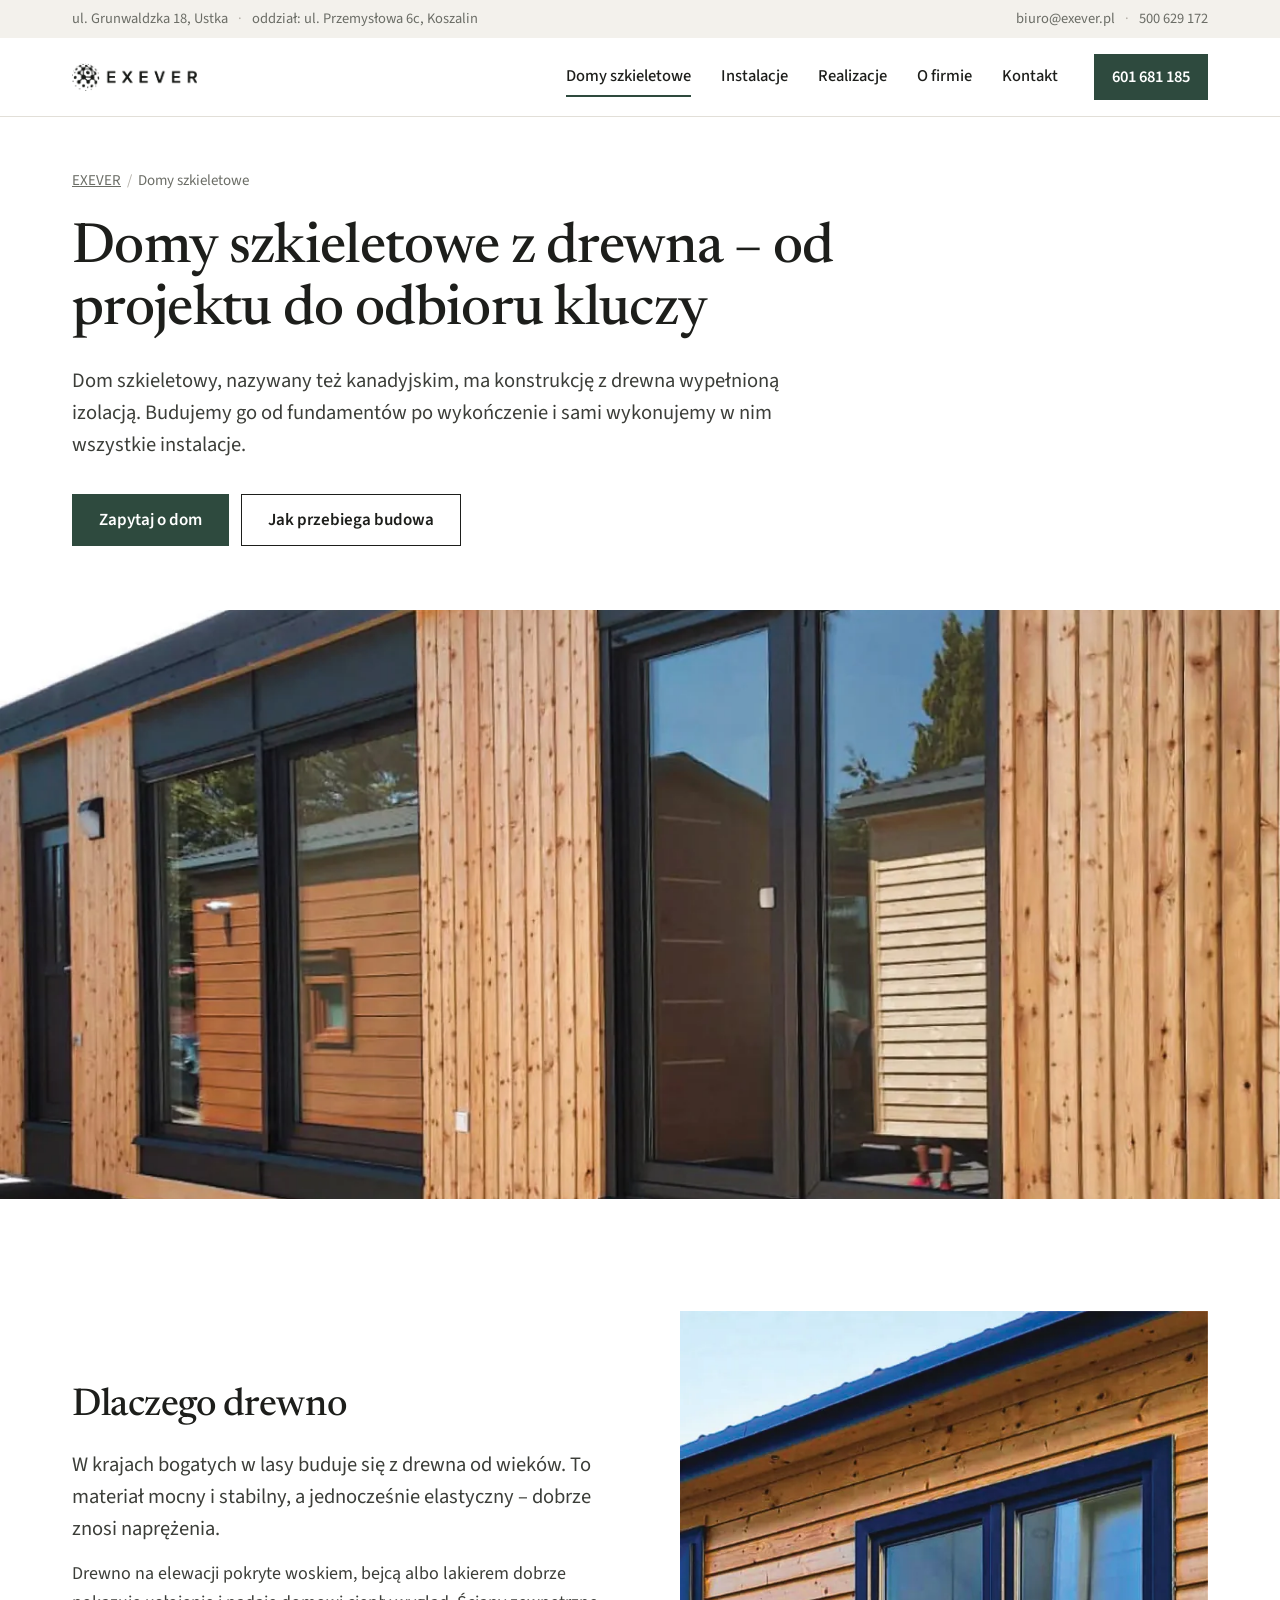
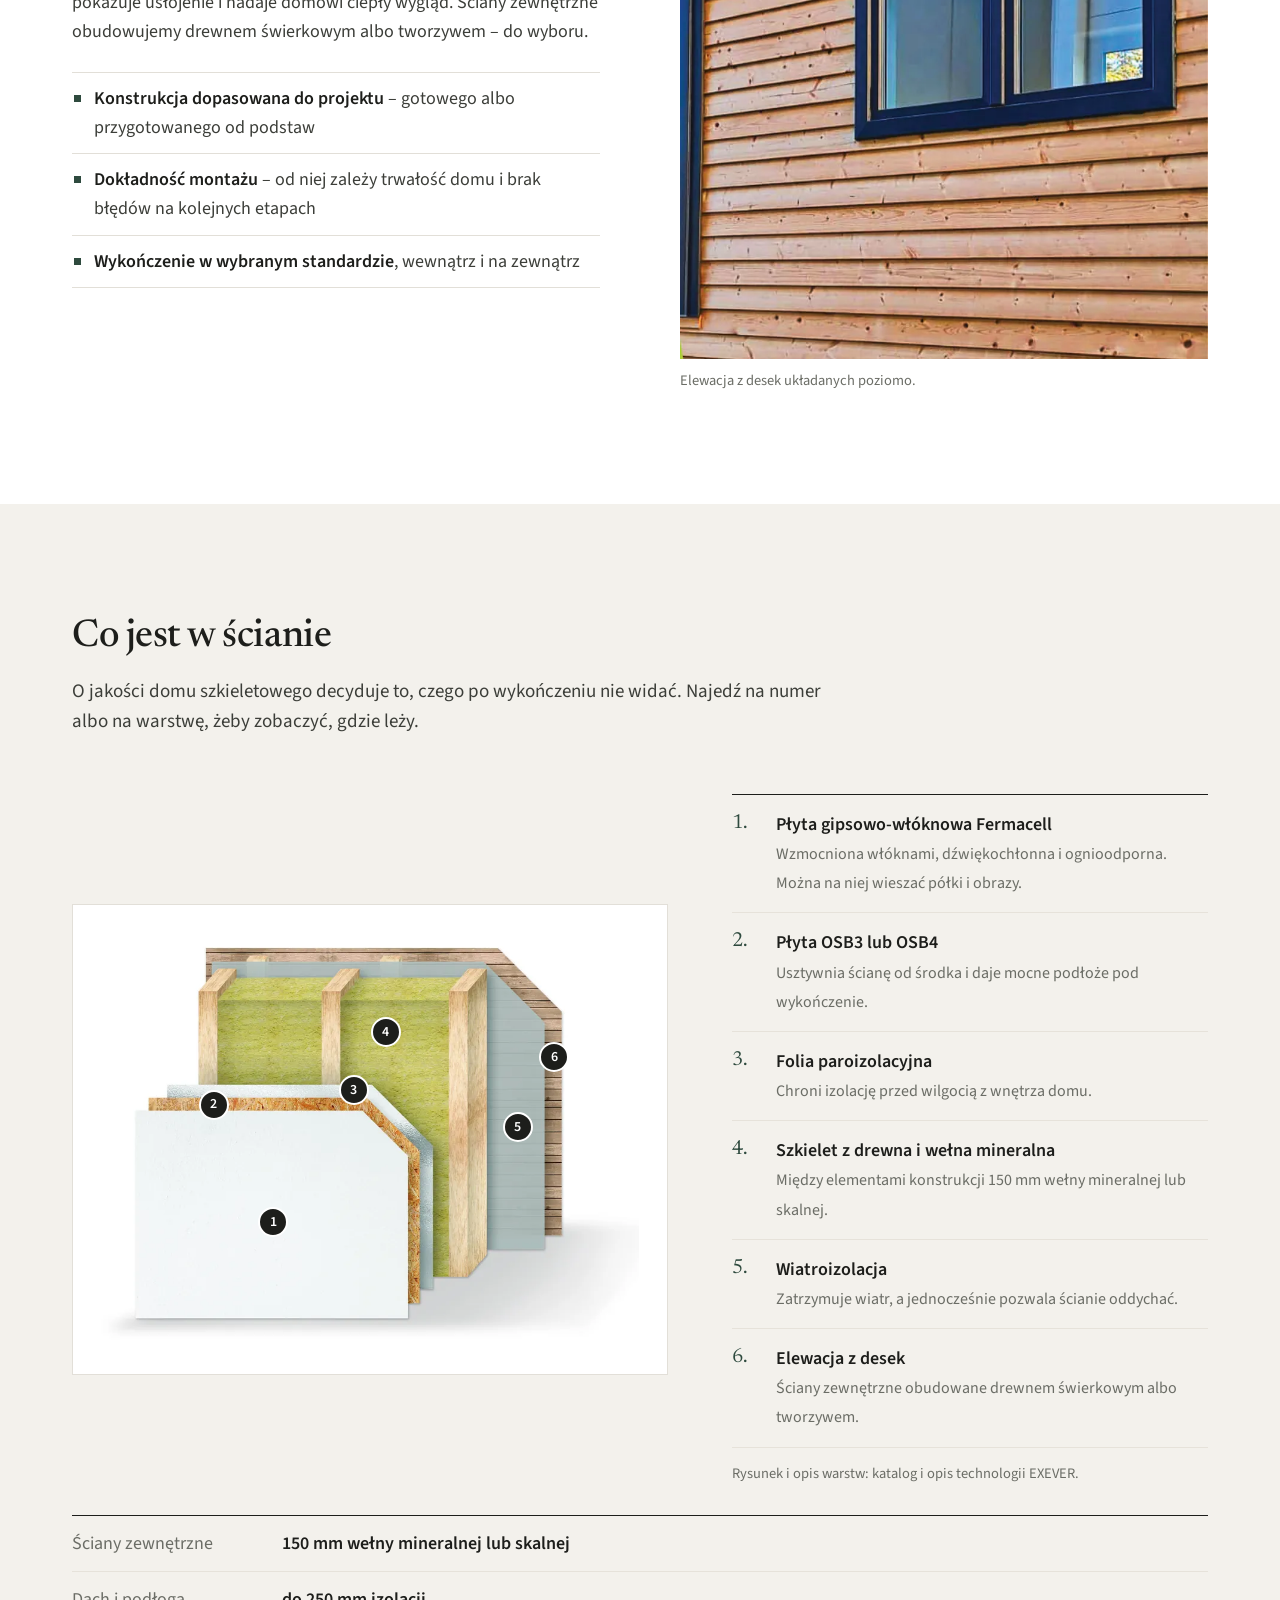
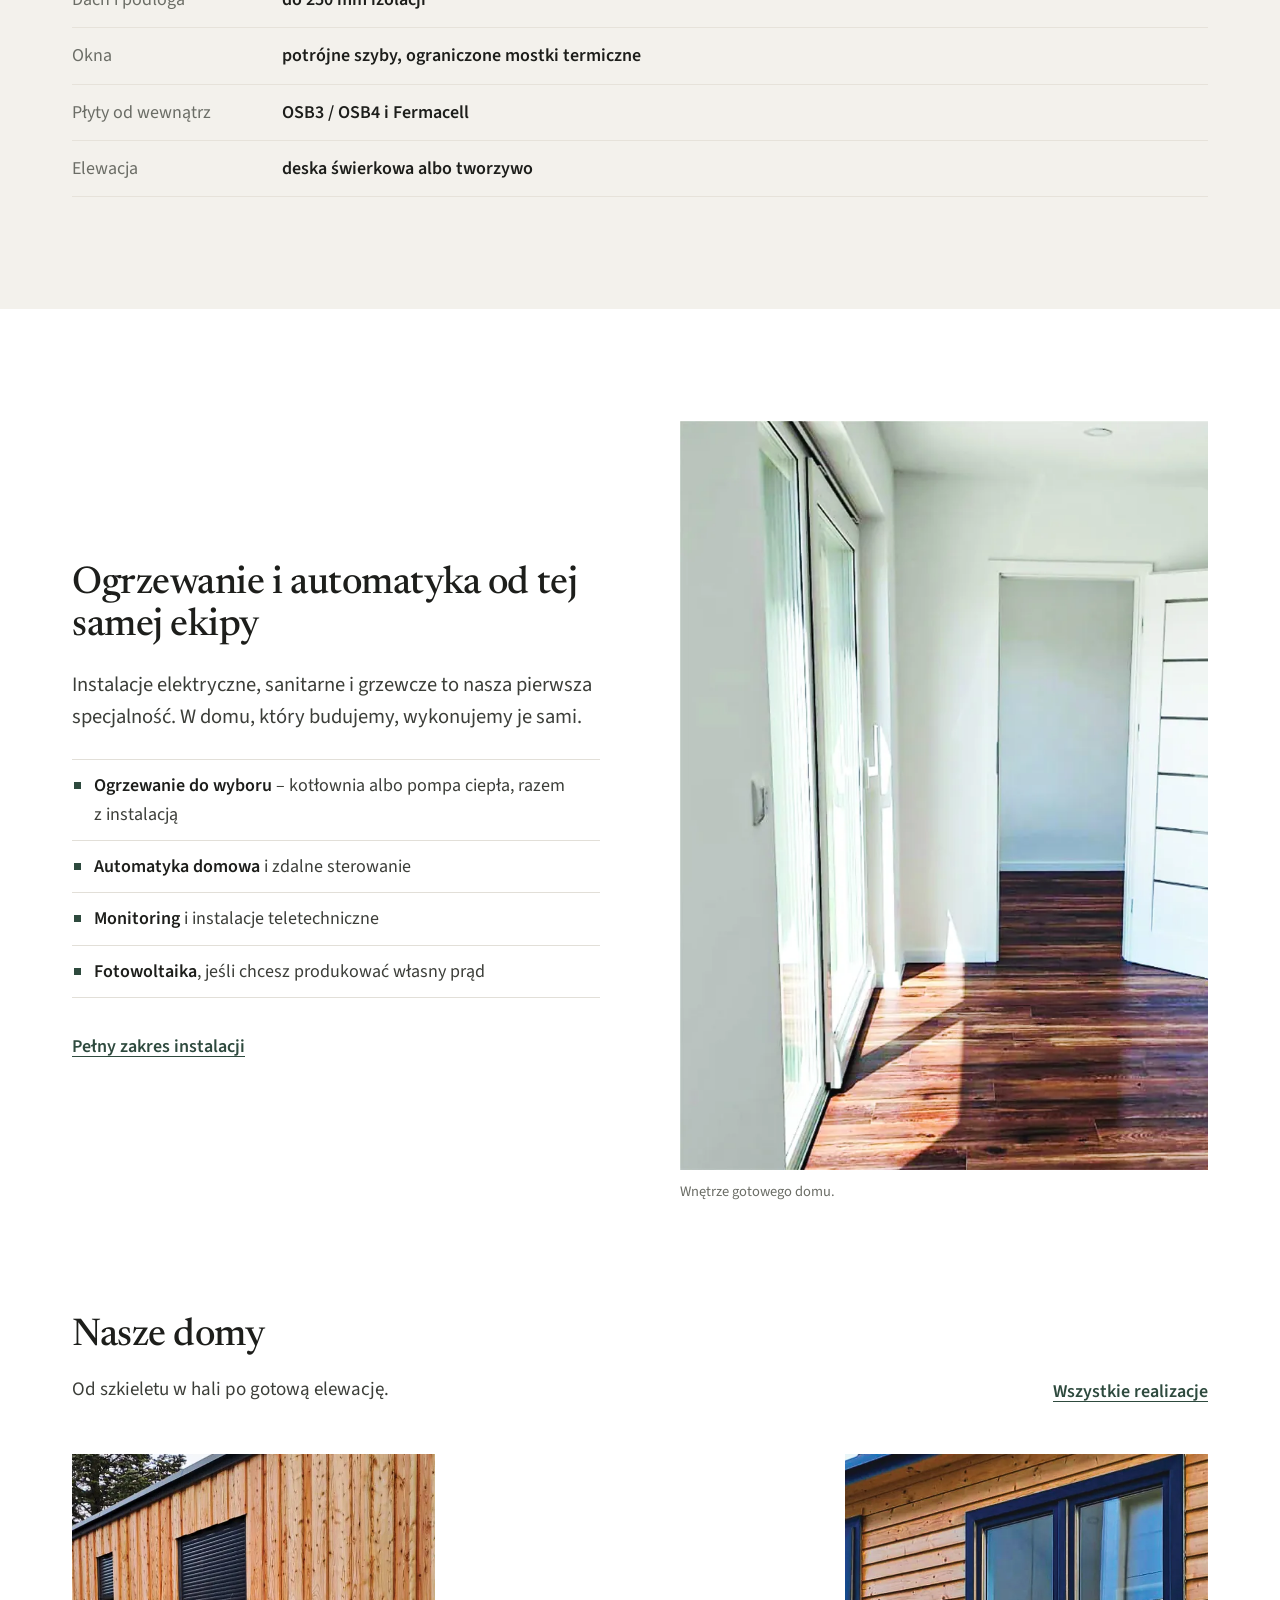
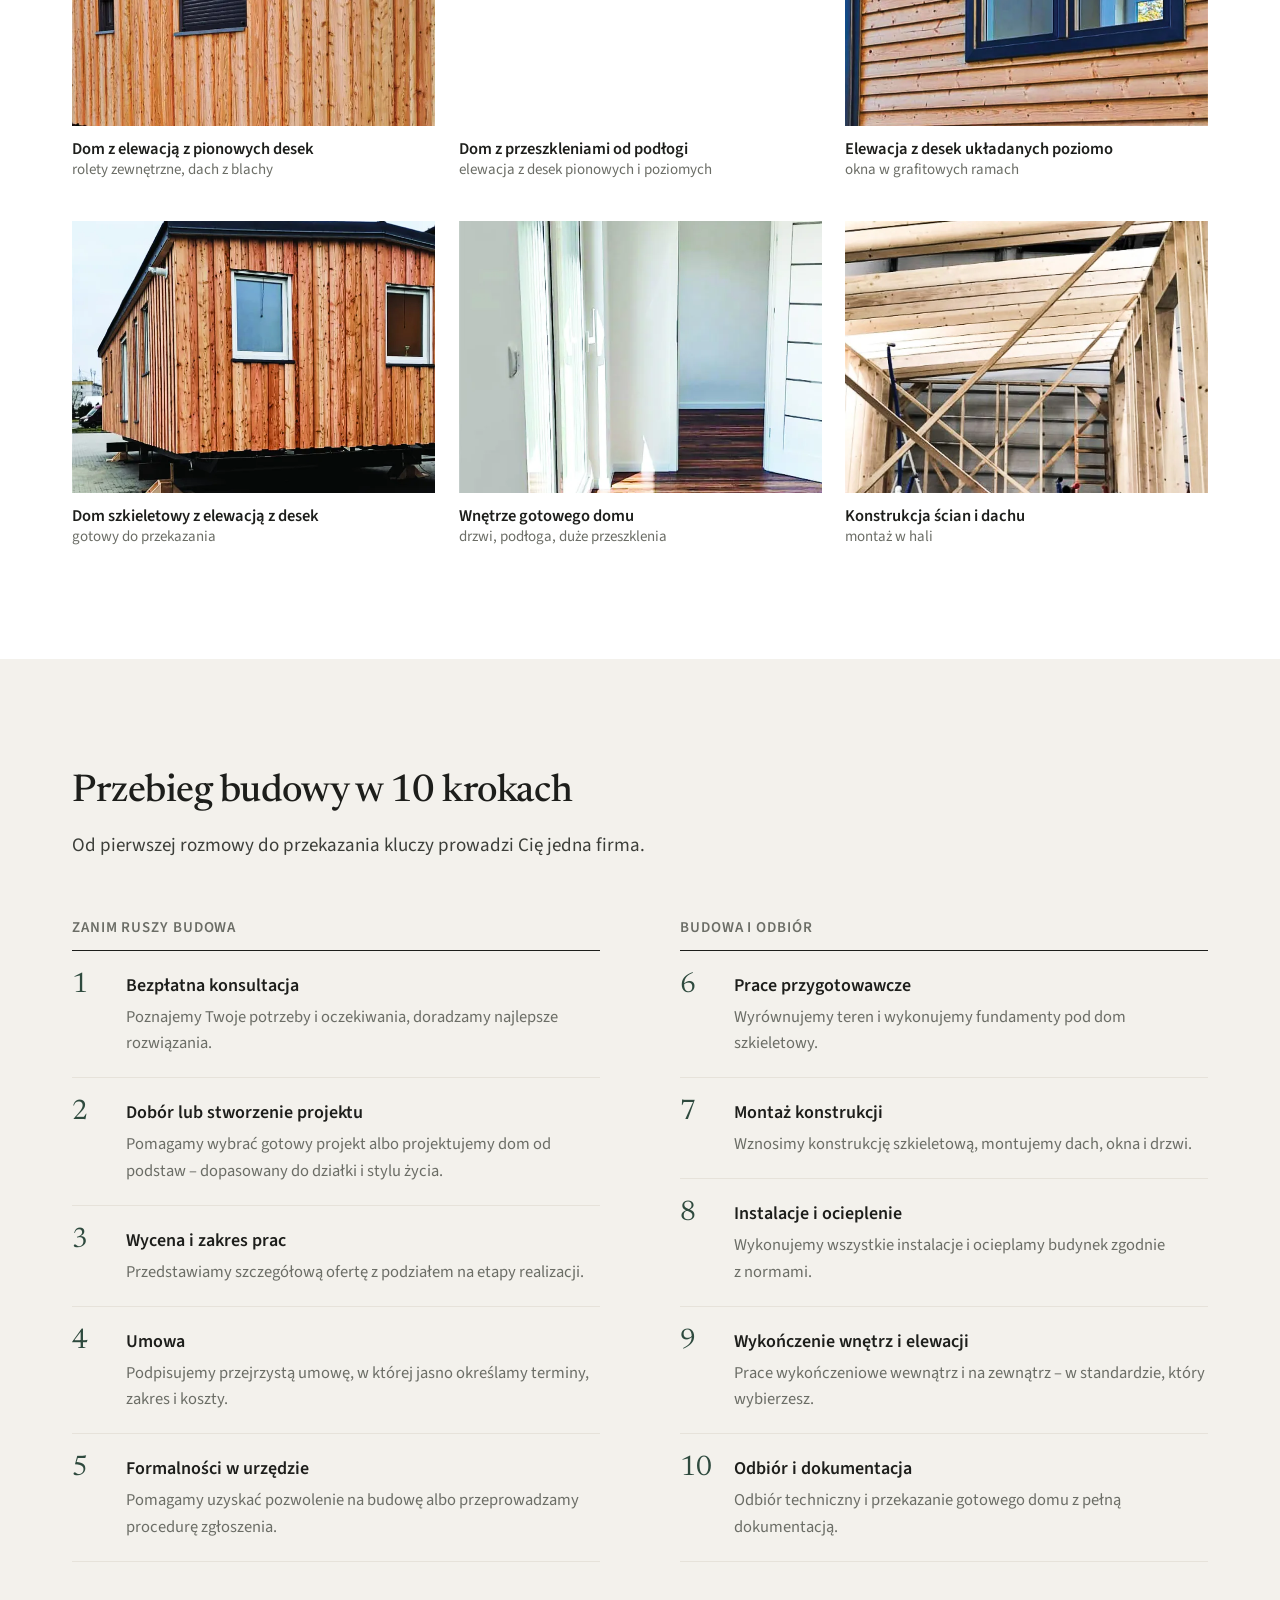
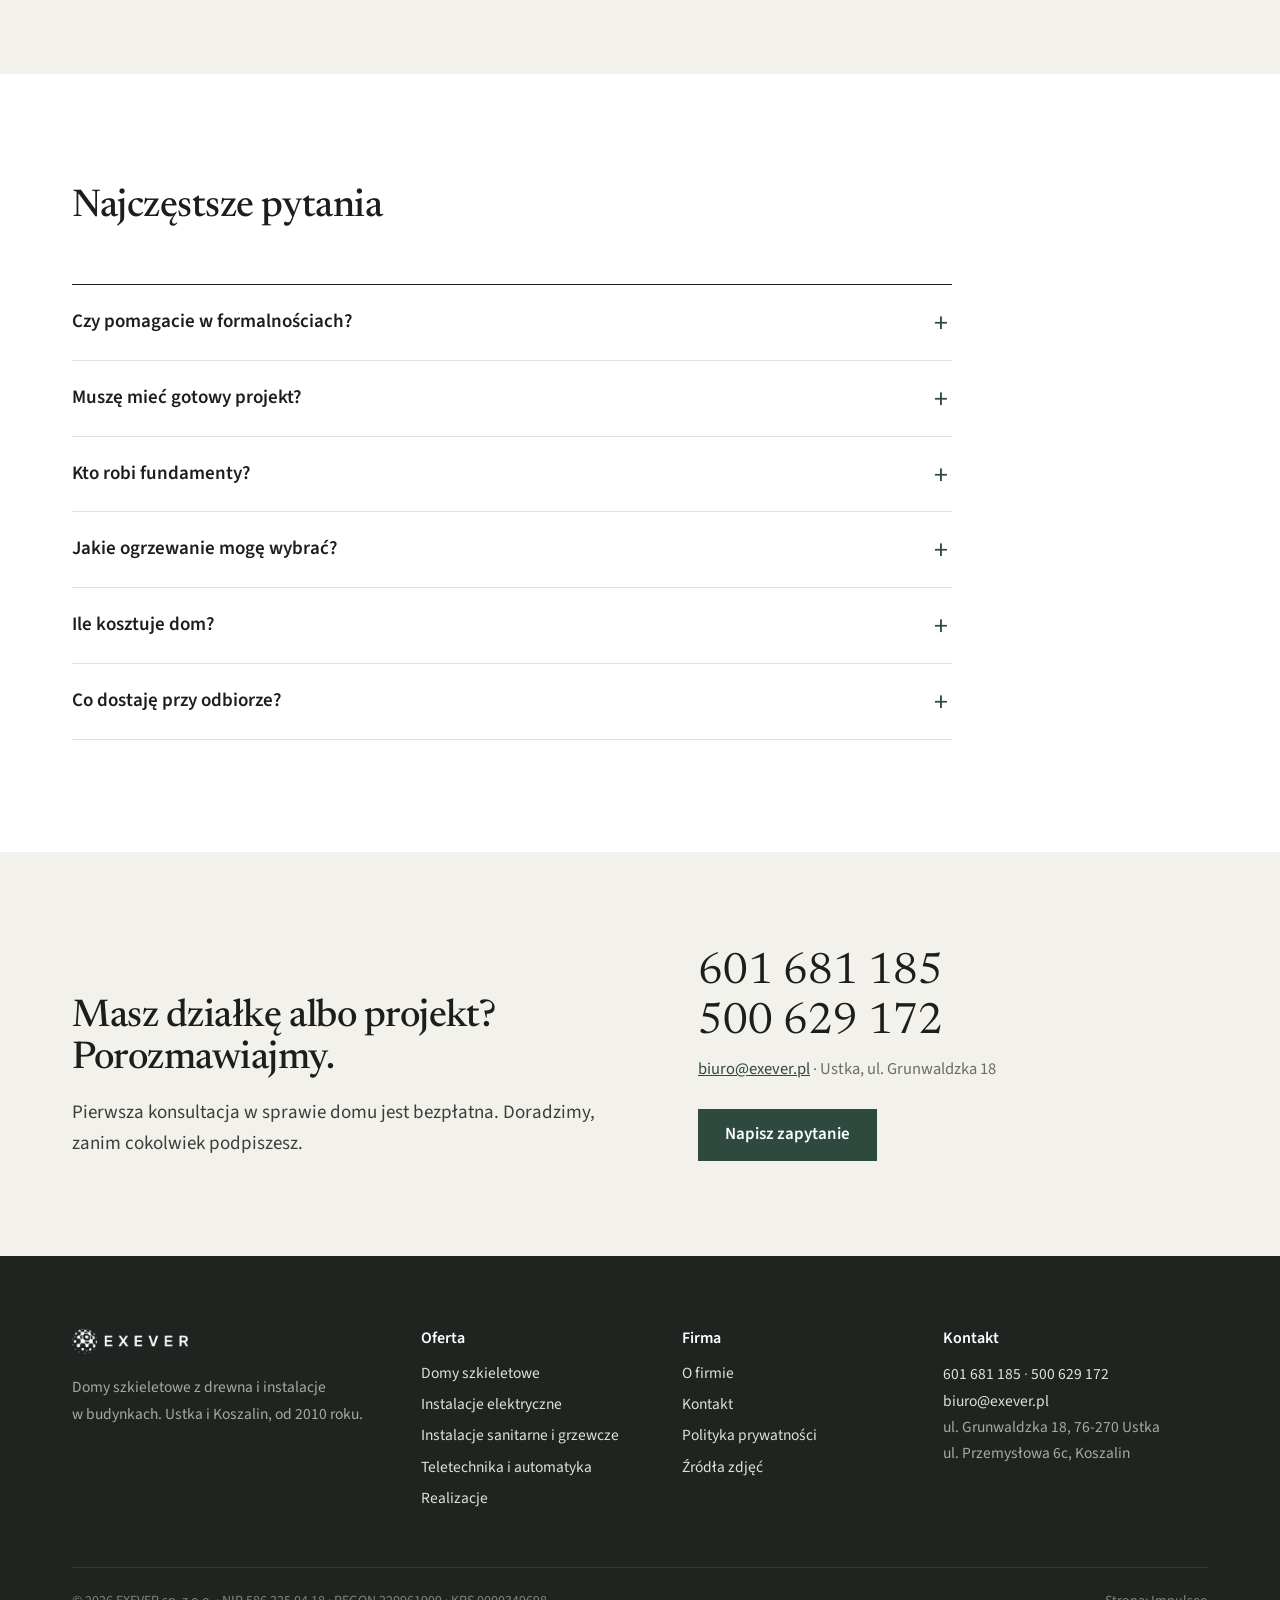
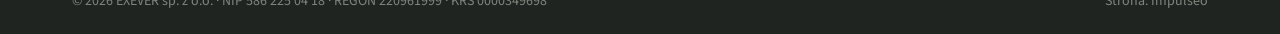
<file: domy-szkieletowe/index.html>
<!doctype html>
<html lang="pl">
<head>
<meta charset="utf-8">
<meta name="viewport" content="width=device-width, initial-scale=1">
<title>Domy szkieletowe z drewna pod klucz – EXEVER Ustka</title>
<meta name="description" content="Domy szkieletowe (kanadyjskie) pod klucz: projekt, formalności, fundamenty, konstrukcja, instalacje i wykończenie. 150 mm wełny w ścianach. EXEVER Ustka.">
<!-- DEMO: przy wdrożeniu usunąć noindex i podmienić adresy na domenę klienta -->
<meta name="robots" content="noindex, follow, max-image-preview:large, max-snippet:-1">
<link rel="canonical" href="https://impulseo-pl.github.io/exever/domy-szkieletowe/">
<link rel="alternate" hreflang="pl" href="https://impulseo-pl.github.io/exever/domy-szkieletowe/">
<link rel="alternate" hreflang="x-default" href="https://impulseo-pl.github.io/exever/domy-szkieletowe/">
<meta name="theme-color" content="#ffffff">
<meta name="color-scheme" content="light">
<meta name="format-detection" content="telephone=no">
<meta name="referrer" content="strict-origin-when-cross-origin">
<meta name="geo.region" content="PL-22">
<meta name="geo.placename" content="Ustka">
<meta name="geo.position" content="54.5804384;16.8703415">
<meta name="ICBM" content="54.5804384, 16.8703415">
<meta property="og:type" content="website">
<meta property="og:locale" content="pl_PL">
<meta property="og:site_name" content="EXEVER">
<meta property="og:title" content="Domy szkieletowe z drewna pod klucz – EXEVER Ustka">
<meta property="og:description" content="Domy szkieletowe (kanadyjskie) pod klucz: projekt, formalności, fundamenty, konstrukcja, instalacje i wykończenie. 150 mm wełny w ścianach. EXEVER Ustka.">
<meta property="og:url" content="https://impulseo-pl.github.io/exever/domy-szkieletowe/">
<meta property="og:image" content="https://impulseo-pl.github.io/exever/img/og.jpg">
<meta property="og:image:type" content="image/jpeg">
<meta property="og:image:width" content="1200">
<meta property="og:image:height" content="630">
<meta property="og:image:alt" content="Dom szkieletowy EXEVER z elewacją z desek">
<meta name="twitter:card" content="summary_large_image">
<meta name="twitter:title" content="Domy szkieletowe z drewna pod klucz – EXEVER Ustka">
<meta name="twitter:description" content="Domy szkieletowe (kanadyjskie) pod klucz: projekt, formalności, fundamenty, konstrukcja, instalacje i wykończenie. 150 mm wełny w ścianach. EXEVER Ustka.">
<meta name="twitter:image" content="https://impulseo-pl.github.io/exever/img/og.jpg">
<meta name="twitter:image:alt" content="Dom szkieletowy EXEVER z elewacją z desek">
<link rel="icon" href="../favicon.svg" type="image/svg+xml">
<link rel="apple-touch-icon" href="../apple-touch-icon.png">
<link rel="manifest" href="../site.webmanifest">
<link rel="sitemap" type="application/xml" href="../sitemap.xml">
<link rel="preload" href="../fonts/newsreader.woff2" as="font" type="font/woff2" crossorigin>
<link rel="preload" href="../fonts/source-sans.woff2" as="font" type="font/woff2" crossorigin>
<link rel="preload" as="image" href="../img/dom-dlugi-1400.webp" imagesrcset="../img/dom-dlugi-720.webp 720w, ../img/dom-dlugi-1400.webp 1400w, ../img/dom-dlugi-1559.webp 1559w" imagesizes="(min-width: 961px) 600px, 100vw" fetchpriority="high">
<script>document.documentElement.className='js'</script>
<style>@font-face{font-family:Newsreader;font-style:normal;font-weight:400 600;font-display:swap;src:url(../fonts/newsreader.woff2) format("woff2");unicode-range:U+0020-007E,U+00A0-00FF,U+2013-2014,U+2018-201E,U+2022,U+2026,U+20AC,U+2192}@font-face{font-family:Newsreader;font-style:normal;font-weight:400 600;font-display:swap;src:url(../fonts/newsreader-pl.woff2) format("woff2");unicode-range:U+0104-0107,U+0118-0119,U+0141-0144,U+015A-015B,U+0179-017C}@font-face{font-family:Newsreader;font-style:italic;font-weight:400 500;font-display:swap;src:url(../fonts/newsreader-italic.woff2) format("woff2");unicode-range:U+0020-007E,U+00A0-00FF,U+2013-2014,U+2018-201E,U+2022,U+2026,U+20AC,U+2192}@font-face{font-family:Newsreader;font-style:italic;font-weight:400 500;font-display:swap;src:url(../fonts/newsreader-italic-pl.woff2) format("woff2");unicode-range:U+0104-0107,U+0118-0119,U+0141-0144,U+015A-015B,U+0179-017C}@font-face{font-family:"Source Sans 3";font-style:normal;font-weight:400 700;font-display:swap;src:url(../fonts/source-sans.woff2) format("woff2");unicode-range:U+0020-007E,U+00A0-00FF,U+2013-2014,U+2018-201E,U+2022,U+2026,U+20AC,U+2192}@font-face{font-family:"Source Sans 3";font-style:normal;font-weight:400 700;font-display:swap;src:url(../fonts/source-sans-pl.woff2) format("woff2");unicode-range:U+0104-0107,U+0118-0119,U+0141-0144,U+015A-015B,U+0179-017C}:root{--ink:#1d1e1b;--text:#3c3e39;--muted:#6b6d66;--line:#e2dfd8;--paper:#fff;--stone:#f3f1ec;--stone-2:#e6e2da;--pine:#2e4a3e;--pine-d:#223830;--foot:#1f2421;--wrap:1200px;--serif:Newsreader,Georgia,"Times New Roman",serif;--sans:"Source Sans 3","Segoe UI",system-ui,-apple-system,sans-serif}*,*::before,*::after{box-sizing:border-box}html{-webkit-text-size-adjust:100%;scroll-behavior:smooth;scroll-padding-top:100px}body{margin:0;font:400 18px/1.62 var(--sans);color:var(--text);background:var(--paper);-webkit-font-smoothing:antialiased;overflow-x:clip}img{display:block;max-width:100%;height:auto}a{color:var(--pine)}a:hover{color:var(--ink)}h1,h2{font-family:var(--serif);font-weight:500;color:var(--ink);line-height:1.1;margin:0;letter-spacing:-.012em}h1{font-size:clamp(38px,4.4vw,60px)}h2{font-size:clamp(30px,3vw,42px)}h3,h4{font-family:var(--sans);font-weight:600;color:var(--ink);font-size:20px;line-height:1.3;margin:0}p{margin:0}p+p{margin-top:14px}ul,ol{margin:0;padding:0}.wrap{width:100%;max-width:var(--wrap);margin:0 auto;padding:0 32px}.skip{position:absolute;left:-9999px;top:0;background:var(--pine);color:#fff;padding:10px 16px;z-index:99}.skip:focus{left:12px;top:12px}:focus-visible{outline:2px solid var(--pine);outline-offset:3px}.vh{position:absolute!important;width:1px;height:1px;overflow:hidden;clip:rect(0 0 0 0);white-space:nowrap}.topbar{background:var(--stone);font-size:14.5px;color:var(--muted)}.topbar .wrap{display:flex;justify-content:space-between;gap:24px;height:38px;align-items:center}.topbar a{color:var(--muted);text-decoration:none}.topbar a:hover{color:var(--ink)}.topbar span+span::before{content:"·";margin:0 10px;color:#b3b0a8}.site-head{position:sticky;top:0;z-index:50;background:#fff;border-bottom:1px solid var(--line)}.head-in{display:flex;align-items:center;gap:32px;height:78px}.brand{display:flex;align-items:center;flex:none}.brand img{height:28px;width:auto}.menu{display:flex;align-items:center;gap:30px;margin-left:auto}.menu a{color:var(--ink);text-decoration:none;font-size:16.5px;font-weight:500;padding:6px 0;border-bottom:2px solid transparent}.menu a:hover{border-bottom-color:var(--line)}.menu a[aria-current=page]{border-bottom-color:var(--pine)}.menu .head-tel{background:var(--pine);color:#fff;padding:10px 18px;border:0;font-weight:600;margin-left:6px}.menu .head-tel:hover{background:var(--pine-d);color:#fff}.menu-btn{display:none;margin-left:auto;background:none;border:1px solid var(--line);font:inherit;font-size:16px;font-weight:600;padding:8px 14px;color:var(--ink);cursor:pointer}.btn{display:inline-flex;align-items:center;justify-content:center;min-height:52px;padding:0 26px;font-weight:600;font-size:17px;text-decoration:none;border:1.5px solid transparent;cursor:pointer;font-family:inherit;transition:background .15s,color .15s}.btn-main{background:var(--pine);color:#fff}.btn-main:hover{background:var(--pine-d);color:#fff}.btn-sec{border-color:var(--ink);color:var(--ink);background:#fff}.btn-sec:hover{background:var(--ink);color:#fff}.actions{display:flex;flex-wrap:wrap;gap:12px;margin-top:34px}.more{font-weight:600;color:var(--pine);text-decoration:underline;text-underline-offset:4px;text-decoration-thickness:1px}.more:hover{color:var(--ink)}.sec{padding:112px 0;overflow-x:clip}.sec-stone{background:var(--stone)}.sec:not(.sec-stone)+.sec:not(.sec-stone){padding-top:0}.lead{font-size:20.5px;line-height:1.55;color:var(--text)}.sec-head{max-width:760px;margin-bottom:56px}.sec-head p{margin-top:18px;font-size:19px}.sec-head-row{display:flex;justify-content:space-between;align-items:flex-end;gap:32px;margin-bottom:48px}.sec-head-row .sec-head{margin-bottom:0}.hero{display:grid;grid-template-columns:minmax(0,1fr) minmax(0,1.05fr);align-items:stretch;border-bottom:1px solid var(--line)}.hero-txt{padding:80px 64px 80px max(32px,calc((100vw - var(--wrap)) / 2 + 32px));display:flex;flex-direction:column;justify-content:center}.hero .lead{margin-top:26px;max-width:540px}.hero-note{margin-top:40px;padding-top:20px;border-top:1px solid var(--line);font-size:16px;color:var(--muted);max-width:540px}.hero-note b{color:var(--ink);font-weight:600}.hero-img{margin:0;min-height:560px;max-height:760px;height:calc(100vh - 116px);position:relative;overflow:hidden}.hero-img img{position:absolute;inset:0;width:100%;height:100%;object-fit:cover;object-position:50% 45%}.phead{padding:52px 0 64px}.phead h1{max-width:900px}.phead .lead{margin-top:22px;max-width:720px}.phead.line{border-bottom:1px solid var(--line)}.crumbs ol{list-style:none;display:flex;flex-wrap:wrap;gap:6px;font-size:15px;color:var(--muted);margin-bottom:26px}.crumbs li+li::before{content:"/";margin-right:6px;color:#b3b0a8}.crumbs a{color:var(--muted)}.crumbs a:hover{color:var(--ink)}.wide-img{overflow:hidden}.wide-img img{width:100%;height:clamp(280px,46vw,620px);object-fit:cover}.row{display:grid;grid-template-columns:1fr 1fr;gap:80px;align-items:center}.row+.row{margin-top:104px}.row.rev .row-img{order:2}.row-img img{width:100%}.row-img .pair{display:grid;grid-template-columns:1.2fr 1fr;gap:14px;align-items:end}.row-img .pair img{object-fit:cover;aspect-ratio:3/4}.row-img .pair img+img{aspect-ratio:3/3.5}.row-txt h2,.row-txt .h{margin-bottom:22px}.h{font-family:var(--serif);font-weight:500;font-size:clamp(27px,2.5vw,36px);line-height:1.15;color:var(--ink);letter-spacing:-.01em}.figcap{font-size:14.5px;color:var(--muted);margin-top:10px}.list{list-style:none;margin:26px 0 30px;border-top:1px solid var(--line)}.list li{padding:11px 0 11px 22px;border-bottom:1px solid var(--line);position:relative}.list li::before{content:"";position:absolute;left:2px;top:22px;width:7px;height:7px;background:var(--pine)}.sec-stone .list,.sec-stone .list li{border-color:var(--stone-2)}.list b{color:var(--ink);font-weight:600}.spec{margin:30px 0 0;border-top:1px solid var(--ink)}.spec div{display:grid;grid-template-columns:190px 1fr;gap:20px;padding:13px 0;border-bottom:1px solid var(--line)}.sec-stone .spec div{border-bottom-color:var(--stone-2)}.spec dt{color:var(--muted)}.spec dd{margin:0;color:var(--ink);font-weight:600}.wall{display:grid;grid-template-columns:1.25fr 1fr;gap:64px;align-items:center}.wall-fig{margin:0;position:relative;background:#fff;padding:28px;border:1px solid var(--line)}.wall-pic{position:relative}.wall-pic img{width:100%}.pin{position:absolute;transform:translate(-50%,-50%);width:30px;height:30px;border-radius:50%;background:var(--ink);color:#fff;font-size:14px;font-weight:600;display:grid;place-items:center;border:2px solid #fff;transition:background .15s}.pin.on{background:var(--pine)}.layers{list-style:none;counter-reset:l;border-top:1px solid var(--ink)}.layers li{counter-increment:l;display:grid;grid-template-columns:30px 1fr;gap:14px;padding:15px 0;border-bottom:1px solid var(--stone-2);cursor:default}.layers li::before{content:counter(l) ".";font-family:var(--serif);font-size:20px;color:var(--pine);line-height:1.3}.layers li.on b{color:var(--pine)}.layers b{display:block;color:var(--ink);font-weight:600}.layers span{font-size:16px;color:var(--muted)}.src{font-size:14.5px;color:var(--muted);margin-top:14px}.inst{display:grid;grid-template-columns:repeat(3,1fr);gap:0 56px;border-top:1px solid var(--ink)}.inst>div{padding-top:28px}.inst h3{margin-bottom:14px}.inst ul{list-style:none;display:grid;gap:8px}.inst li{padding-left:18px;position:relative}.inst li::before{content:"";position:absolute;left:1px;top:11px;width:6px;height:6px;background:var(--pine)}.proj{display:grid;grid-template-columns:repeat(3,1fr);gap:40px 24px}.proj figure{margin:0}.proj img{width:100%;aspect-ratio:4/3;object-fit:cover}.proj figcaption{margin-top:12px;font-size:16.5px;color:var(--ink);font-weight:600;line-height:1.35}.proj figcaption small{display:block;font-weight:400;color:var(--muted);font-size:15px}.filters{display:flex;flex-wrap:wrap;gap:28px;margin-bottom:36px;border-bottom:1px solid var(--line)}.filters button{font:inherit;font-size:17px;font-weight:600;padding:0 0 12px;border:0;border-bottom:2px solid transparent;margin-bottom:-1px;background:none;cursor:pointer;color:var(--muted)}.filters button[aria-pressed=true]{color:var(--ink);border-bottom-color:var(--pine)}.gallery{display:grid;grid-template-columns:repeat(3,1fr);gap:40px 24px}.gallery a{display:block;color:inherit;text-decoration:none}.gallery .gimg{display:block}.gallery img{width:100%;aspect-ratio:4/3;object-fit:cover}.gallery a:hover .gcap{text-decoration:underline;text-underline-offset:3px}.gallery .gcap{display:block;padding:12px 0 0;font-size:16.5px;color:var(--ink);font-weight:600;line-height:1.35}.gallery .gcap small{display:block;color:var(--muted);font-weight:400;font-size:15px}.gallery [hidden]{display:none}.lb{position:fixed;inset:0;z-index:200;background:rgba(18,19,17,.95);display:none;align-items:center;justify-content:center;flex-direction:column;padding:56px 64px}.lb.open{display:flex}.lb img{max-width:100%;max-height:calc(100vh - 150px);object-fit:contain}.lb p{color:#e6e3dc;margin-top:14px;font-size:15px;text-align:center}.lb button{position:absolute;background:none;border:0;color:#fff;font-size:40px;line-height:1;cursor:pointer;padding:10px 16px;font-family:inherit}.lb .x{top:10px;right:14px}.lb .prev{left:8px;top:50%;transform:translateY(-50%)}.lb .next{right:8px;top:50%;transform:translateY(-50%)}.steps{display:grid;grid-template-columns:1fr 1fr;gap:0 80px}.steps h3{font-size:15px;text-transform:uppercase;letter-spacing:.06em;color:var(--muted);font-weight:600;padding-bottom:12px;border-bottom:1px solid var(--ink)}.steps ol{list-style:none}.steps li{display:grid;grid-template-columns:48px 1fr;gap:6px;padding:20px 0;border-bottom:1px solid var(--line)}.sec-stone .steps li{border-bottom-color:var(--stone-2)}.steps li>span{font-family:var(--serif);font-size:28px;line-height:1;color:var(--pine)}.steps b{display:block;color:var(--ink);font-weight:600;font-size:18px}.steps p{font-size:16.5px;color:var(--muted);margin-top:4px}.reviews{display:grid;grid-template-columns:1fr 1fr;gap:64px}.review{margin:0}.review blockquote{margin:0 0 18px;font-family:var(--serif);font-style:italic;font-size:clamp(23px,2.2vw,29px);line-height:1.35;color:var(--ink)}.review figcaption{font-size:15.5px;color:var(--muted)}.review figcaption a{color:var(--muted)}.people{display:grid;grid-template-columns:repeat(2,1fr);border-top:1px solid var(--ink)}.people>div{padding:20px 20px 20px 0;border-bottom:1px solid var(--stone-2)}.people b{display:block;font-family:var(--serif);font-weight:500;font-size:24px;color:var(--ink)}.people span{color:var(--muted);font-size:16px}.facts{width:100%;border-collapse:collapse;font-size:17px;border-top:1px solid var(--ink)}.facts th,.facts td{text-align:left;padding:13px 0;border-bottom:1px solid var(--stone-2);vertical-align:top}.facts th{font-weight:400;color:var(--muted);width:38%;padding-right:20px}.facts td{color:var(--ink);font-weight:600}.faq{border-top:1px solid var(--ink);max-width:880px}.faq details{border-bottom:1px solid var(--line)}.faq summary{list-style:none;cursor:pointer;padding:22px 44px 22px 0;font-weight:600;color:var(--ink);font-size:19px;position:relative}.faq summary::-webkit-details-marker{display:none}.faq summary::after{content:"+";position:absolute;right:4px;top:16px;font-size:28px;font-weight:400;color:var(--pine)}.faq details[open] summary::after{content:"–"}.faq details p{padding:0 44px 24px 0}.cta{background:var(--stone);padding:96px 0;overflow-x:clip}.cta .wrap{display:grid;grid-template-columns:1.1fr 1fr;gap:64px;align-items:end}.cta p{margin-top:18px;font-size:19px;max-width:560px}.cta-tel{display:block;font-family:var(--serif);font-size:clamp(32px,3.4vw,46px);color:var(--ink);text-decoration:none;line-height:1.15}.cta-tel:hover{color:var(--pine)}.cta-side p{margin-top:8px;font-size:16.5px;color:var(--muted)}.cta .actions{margin-top:26px}.contact{display:grid;grid-template-columns:1fr 1.1fr;gap:80px;align-items:start}.tel-big{display:block;font-family:var(--serif);font-size:clamp(34px,3.6vw,48px);color:var(--ink);text-decoration:none;line-height:1.15}.tel-big:hover{color:var(--pine)}.c-block{padding:22px 0;border-bottom:1px solid var(--line)}.c-block:first-of-type{border-top:1px solid var(--ink)}.c-block h3{font-size:15px;color:var(--muted);font-weight:400;margin-bottom:6px}.c-block p{color:var(--ink);font-weight:600}.c-grid{display:grid;grid-template-columns:1fr 1fr;gap:24px}.map{margin-top:28px;border:1px solid var(--line);background:#fff}.map iframe{display:block;width:100%;height:280px;border:0}.map a{display:block;padding:12px 14px;font-size:15.5px;border-top:1px solid var(--line);font-weight:600}.form{background:var(--stone);padding:44px}.form h2{margin-bottom:8px}.form>p{margin-bottom:28px;color:var(--muted)}.field{margin-bottom:18px}.field label,.field legend{display:block;font-size:16px;font-weight:600;color:var(--ink);margin-bottom:7px}.field input[type=text],.field input[type=tel],.field input[type=email],.field textarea{width:100%;font:inherit;font-size:17px;padding:13px 14px;border:1px solid #cfcbc2;background:#fff;color:var(--ink);border-radius:0}.field input::placeholder,.field textarea::placeholder{color:#9a978f}.field input:focus,.field textarea:focus{outline:2px solid var(--pine);outline-offset:0;border-color:var(--pine)}.field textarea{min-height:120px;resize:vertical}.row2{display:grid;grid-template-columns:1fr 1fr;gap:14px}fieldset{border:0;padding:0;margin:0 0 18px}.opts{display:grid;grid-template-columns:1fr 1fr;gap:6px 18px}.opts label{display:flex;align-items:center;gap:10px;font-size:16.5px;font-weight:400;cursor:pointer;margin:0;padding:6px 0;color:var(--text)}.opts input{accent-color:var(--pine);width:18px;height:18px;margin:0}.consent{display:flex;gap:10px;align-items:flex-start;font-size:15px;color:var(--muted);margin:8px 0 24px}.consent input{accent-color:var(--pine);width:18px;height:18px;margin:3px 0 0;flex:none}.form .btn{width:100%}.form-msg{margin-top:14px;font-size:15.5px;min-height:22px}.form-msg.err{color:#a4372a}.form-msg.ok{color:var(--pine);font-weight:600}.site-foot{background:var(--foot);color:#a7aaa3;font-size:15.5px;padding:72px 0 0}.foot-grid{display:grid;grid-template-columns:1.4fr 1fr 1fr 1.2fr;gap:40px}.site-foot img{height:26px;width:auto;margin-bottom:20px}.site-foot h3{color:#fff;font-size:16px;margin-bottom:12px}.site-foot a{color:#dfe1dc;text-decoration:none}.site-foot a:hover{text-decoration:underline}.site-foot ul{list-style:none;display:grid;gap:6px}.site-foot p{line-height:1.7}.foot-bottom{display:flex;justify-content:space-between;gap:20px;flex-wrap:wrap;margin-top:56px;padding:22px 0;border-top:1px solid #343a36;font-size:14px;color:#80847d}.js [data-in]{opacity:0;transition:opacity .9s ease-out,transform .9s cubic-bezier(.2,.7,.2,1);will-change:transform}.js [data-in=l]{transform:translateX(-90px)}.js [data-in=r]{transform:translateX(90px)}.js [data-in].in{opacity:1;transform:none}.mbar{display:none}.doc{max-width:780px}.doc h2{font-size:28px;margin:36px 0 10px}@media (max-width:1080px){.menu{gap:22px}.row,.wall,.contact{gap:52px}.hero-txt{padding-right:44px}}@media (max-width:960px){.topbar{display:none}.menu-btn{display:block}.menu{display:none;position:absolute;left:0;right:0;top:78px;background:#fff;flex-direction:column;align-items:stretch;gap:0;padding:4px 32px 22px;border-bottom:1px solid var(--line)}.menu.open{display:flex}.menu a{padding:14px 0;border-bottom:1px solid var(--line);font-size:18px}.menu a[aria-current=page]{border-bottom-color:var(--line);color:var(--pine)}.menu .head-tel{margin:16px 0 0;text-align:center;padding:14px}.hero{grid-template-columns:1fr}.hero-txt{padding:48px 32px 44px}.hero-img{height:auto;min-height:0;aspect-ratio:4/3}.row,.wall,.contact,.cta .wrap{grid-template-columns:1fr}.row.rev .row-img{order:0}.row+.row{margin-top:72px}.inst{grid-template-columns:1fr;gap:0}.proj,.gallery{grid-template-columns:1fr 1fr}.steps{grid-template-columns:1fr}.steps>div+div{margin-top:40px}.reviews{gap:40px}.foot-grid{grid-template-columns:1fr 1fr}.js [data-in=l]{transform:translateX(-40px)}.js [data-in=r]{transform:translateX(40px)}}@media (max-width:680px){body{font-size:17px;padding-bottom:62px}.wrap{padding:0 18px}.head-in{height:64px}.menu{top:64px;padding:4px 18px 20px}.brand img{height:23px}html{scroll-padding-top:76px}.sec{padding:72px 0}.sec-head{margin-bottom:36px}.sec-head-row{flex-direction:column;align-items:flex-start;margin-bottom:32px}h1{font-size:clamp(34px,9vw,42px)}.lead{font-size:18.5px}.hero-txt{padding:36px 18px 36px}.hero .actions .btn{flex:1 1 100%}.phead{padding:32px 0 44px}.reviews{grid-template-columns:1fr}.row-img .pair{gap:8px}.spec div{grid-template-columns:1fr;gap:0}.proj,.gallery{grid-template-columns:1fr;gap:28px}.people{grid-template-columns:1fr}.c-grid,.row2,.opts{grid-template-columns:1fr}.form{padding:28px 18px}.foot-grid{grid-template-columns:1fr;gap:28px}.pin{width:24px;height:24px;font-size:12px}.wall-fig{padding:10px}.cta{padding:64px 0}.lb{padding:50px 8px}.mbar{display:grid;grid-template-columns:1fr 1fr;position:fixed;left:0;right:0;bottom:0;z-index:60;background:#fff;border-top:1px solid var(--line)}.mbar a{display:flex;align-items:center;justify-content:center;height:60px;font-weight:600;text-decoration:none;color:var(--ink);font-size:17px}.mbar a+a{background:var(--pine);color:#fff}}@media (prefers-reduced-motion:reduce){*{transition:none!important;scroll-behavior:auto!important}.js [data-in]{opacity:1;transform:none}}@media print{.topbar,.site-head,.mbar,.cta,.menu-btn{display:none!important}.js [data-in]{opacity:1;transform:none}}</style>
<script type="application/ld+json">{"@context":"https://schema.org","@graph":[{"@type":"WebPage","@id":"https://impulseo-pl.github.io/exever/domy-szkieletowe/#strona","url":"https://impulseo-pl.github.io/exever/domy-szkieletowe/","name":"Domy szkieletowe z drewna pod klucz – EXEVER Ustka","description":"Domy szkieletowe (kanadyjskie) pod klucz: projekt, formalności, fundamenty, konstrukcja, instalacje i wykończenie. 150 mm wełny w ścianach. EXEVER Ustka.","inLanguage":"pl-PL","isPartOf":{"@id":"https://impulseo-pl.github.io/exever/#witryna"},"about":{"@id":"https://impulseo-pl.github.io/exever/#firma"},"dateModified":"2026-09-28","primaryImageOfPage":{"@type":"ImageObject","url":"https://impulseo-pl.github.io/exever/img/dom-dlugi-1559.webp"},"breadcrumb":{"@id":"https://impulseo-pl.github.io/exever/domy-szkieletowe/#okruszki"}},{"@type":"HomeAndConstructionBusiness","@id":"https://impulseo-pl.github.io/exever/#firma","name":"EXEVER sp. z o.o.","alternateName":"EXEVER","description":"Domy szkieletowe z drewna od projektu do odbioru oraz instalacje elektryczne, sanitarne, grzewcze i teletechniczne. Ustka i Koszalin, od 2010 roku.","url":"https://impulseo-pl.github.io/exever/","logo":"https://impulseo-pl.github.io/exever/img/sygnet.png","image":"https://impulseo-pl.github.io/exever/img/og.jpg","telephone":"+48601681185","email":"biuro@exever.pl","foundingDate":"2010-02-23","vatID":"PL5862250418","identifier":[{"@type":"PropertyValue","propertyID":"KRS","value":"0000349698"},{"@type":"PropertyValue","propertyID":"REGON","value":"220961999"}],"address":{"@type":"PostalAddress","streetAddress":"ul. Grunwaldzka 18","postalCode":"76-270","addressLocality":"Ustka","addressRegion":"pomorskie","addressCountry":"PL"},"geo":{"@type":"GeoCoordinates","latitude":54.5804384,"longitude":16.8703415},"department":{"@type":"HomeAndConstructionBusiness","name":"EXEVER – oddział Koszalin","telephone":"+48601681185","address":{"@type":"PostalAddress","streetAddress":"ul. Przemysłowa 6c","addressLocality":"Koszalin","addressRegion":"zachodniopomorskie","addressCountry":"PL"}},"hasMap":"https://www.google.com/maps/search/?api=1&query=EXEVER+Grunwaldzka+18+Ustka","sameAs":["https://www.oferteo.pl/exever-spolka-z-ograniczona-odpowiedzialnoscia/firma/4053523"],"contactPoint":[{"@type":"ContactPoint","telephone":"+48601681185","email":"biuro@exever.pl","contactType":"customer service","areaServed":"PL","availableLanguage":"pl"},{"@type":"ContactPoint","telephone":"+48500629172","contactType":"sales","areaServed":"PL","availableLanguage":"pl"}],"knowsAbout":["domy szkieletowe","domy kanadyjskie","konstrukcje drewniane","instalacje elektryczne","instalacje odgromowe","fotowoltaika","instalacje wodno-kanalizacyjne","instalacje grzewcze","kotłownie gazowe","kotłownie na pellet","pompy ciepła","instalacje teletechniczne","automatyka budynkowa"],"areaServed":[{"@type":"Country","name":"Polska"},{"@type":"AdministrativeArea","name":"województwo pomorskie"},{"@type":"AdministrativeArea","name":"województwo zachodniopomorskie"}],"employee":[{"@type":"Person","name":"Krzysztof Kowalski","jobTitle":"Prezes zarządu, project manager"},{"@type":"Person","name":"Damian Michalik","jobTitle":"Project manager"}],"hasOfferCatalog":{"@type":"OfferCatalog","name":"Usługi","itemListElement":[{"@type":"Offer","itemOffered":{"@type":"Service","name":"Domy szkieletowe z drewna pod klucz","url":"https://impulseo-pl.github.io/exever/domy-szkieletowe/"}},{"@type":"Offer","itemOffered":{"@type":"Service","name":"Instalacje elektryczne","url":"https://impulseo-pl.github.io/exever/instalacje/#elektryczne"}},{"@type":"Offer","itemOffered":{"@type":"Service","name":"Instalacje fotowoltaiczne","url":"https://impulseo-pl.github.io/exever/instalacje/#elektryczne"}},{"@type":"Offer","itemOffered":{"@type":"Service","name":"Instalacje sanitarne i grzewcze","url":"https://impulseo-pl.github.io/exever/instalacje/#sanitarne"}},{"@type":"Offer","itemOffered":{"@type":"Service","name":"Kotłownie gazowe i na pellet","url":"https://impulseo-pl.github.io/exever/instalacje/#sanitarne"}},{"@type":"Offer","itemOffered":{"@type":"Service","name":"Pompy ciepła","url":"https://impulseo-pl.github.io/exever/instalacje/#sanitarne"}},{"@type":"Offer","itemOffered":{"@type":"Service","name":"Instalacje teletechniczne i monitoring","url":"https://impulseo-pl.github.io/exever/instalacje/#teletechnika"}},{"@type":"Offer","itemOffered":{"@type":"Service","name":"Automatyka budynkowa","url":"https://impulseo-pl.github.io/exever/instalacje/#teletechnika"}}]}},{"@type":"WebSite","@id":"https://impulseo-pl.github.io/exever/#witryna","url":"https://impulseo-pl.github.io/exever/","name":"EXEVER","alternateName":"EXEVER sp. z o.o.","inLanguage":"pl-PL","publisher":{"@id":"https://impulseo-pl.github.io/exever/#firma"}},{"@type":"BreadcrumbList","@id":"https://impulseo-pl.github.io/exever/domy-szkieletowe/#okruszki","itemListElement":[{"@type":"ListItem","position":1,"name":"EXEVER","item":"https://impulseo-pl.github.io/exever/"},{"@type":"ListItem","position":2,"name":"Domy szkieletowe","item":"https://impulseo-pl.github.io/exever/domy-szkieletowe/"}]},{"@type":"Service","@id":"https://impulseo-pl.github.io/exever/domy-szkieletowe/#usluga","name":"Domy szkieletowe z drewna pod klucz","alternateName":"Domy kanadyjskie","serviceType":"Budowa domów szkieletowych","description":"Budowa domu szkieletowego od projektu i formalności, przez fundamenty, konstrukcję, instalacje i ocieplenie, po wykończenie i odbiór techniczny z dokumentacją.","provider":{"@id":"https://impulseo-pl.github.io/exever/#firma"},"areaServed":{"@type":"Country","name":"Polska"},"url":"https://impulseo-pl.github.io/exever/domy-szkieletowe/","image":"https://impulseo-pl.github.io/exever/img/dom-dlugi-1559.webp","hasOfferCatalog":{"@type":"OfferCatalog","name":"Zakres budowy","itemListElement":[{"@type":"Offer","itemOffered":{"@type":"Service","name":"Bezpłatna konsultacja","description":"Poznajemy Twoje potrzeby i oczekiwania, doradzamy najlepsze rozwiązania."}},{"@type":"Offer","itemOffered":{"@type":"Service","name":"Dobór lub stworzenie projektu","description":"Pomagamy wybrać gotowy projekt albo projektujemy dom od podstaw – dopasowany do działki i stylu życia."}},{"@type":"Offer","itemOffered":{"@type":"Service","name":"Wycena i zakres prac","description":"Przedstawiamy szczegółową ofertę z podziałem na etapy realizacji."}},{"@type":"Offer","itemOffered":{"@type":"Service","name":"Umowa","description":"Podpisujemy przejrzystą umowę, w której jasno określamy terminy, zakres i koszty."}},{"@type":"Offer","itemOffered":{"@type":"Service","name":"Formalności w urzędzie","description":"Pomagamy uzyskać pozwolenie na budowę albo przeprowadzamy procedurę zgłoszenia."}},{"@type":"Offer","itemOffered":{"@type":"Service","name":"Prace przygotowawcze","description":"Wyrównujemy teren i wykonujemy fundamenty pod dom szkieletowy."}},{"@type":"Offer","itemOffered":{"@type":"Service","name":"Montaż konstrukcji","description":"Wznosimy konstrukcję szkieletową, montujemy dach, okna i drzwi."}},{"@type":"Offer","itemOffered":{"@type":"Service","name":"Instalacje i ocieplenie","description":"Wykonujemy wszystkie instalacje i ocieplamy budynek zgodnie z normami."}},{"@type":"Offer","itemOffered":{"@type":"Service","name":"Wykończenie wnętrz i elewacji","description":"Prace wykończeniowe wewnątrz i na zewnątrz – w standardzie, który wybierzesz."}},{"@type":"Offer","itemOffered":{"@type":"Service","name":"Odbiór i dokumentacja","description":"Odbiór techniczny i przekazanie gotowego domu z pełną dokumentacją."}}]}},{"@type":"FAQPage","mainEntity":[{"@type":"Question","name":"Czy pomagacie w formalnościach?","acceptedAnswer":{"@type":"Answer","text":"Tak. Pomagamy uzyskać pozwolenie na budowę albo przeprowadzamy procedurę zgłoszenia – zależnie od tego, czego wymaga Twój dom i działka."}},{"@type":"Question","name":"Muszę mieć gotowy projekt?","acceptedAnswer":{"@type":"Answer","text":"Nie. Pomagamy wybrać gotowy projekt albo projektujemy dom od podstaw, dopasowany do działki i stylu życia."}},{"@type":"Question","name":"Kto robi fundamenty?","acceptedAnswer":{"@type":"Answer","text":"My. Wyrównujemy teren i wykonujemy fundamenty pod dom szkieletowy – to część budowy, nie osobne zlecenie."}},{"@type":"Question","name":"Jakie ogrzewanie mogę wybrać?","acceptedAnswer":{"@type":"Answer","text":"W naszych domach można zastosować różne rodzaje ogrzewania. Instalacje grzewcze, kotłownie i pompy ciepła wykonujemy sami, więc dobierzemy rozwiązanie do domu i Twoich oczekiwań."}},{"@type":"Question","name":"Ile kosztuje dom?","acceptedAnswer":{"@type":"Answer","text":"To zależy od projektu, działki i standardu wykończenia. Po konsultacji przygotowujemy szczegółową ofertę z podziałem na etapy – a w umowie zapisujemy terminy, zakres i koszty."}},{"@type":"Question","name":"Co dostaję przy odbiorze?","acceptedAnswer":{"@type":"Answer","text":"Po zakończeniu budowy przeprowadzamy odbiór techniczny i przekazujemy dom razem z pełną dokumentacją."}}]}]}</script>
</head>
<body>
<a class="skip" href="#tresc">Przejdź do treści</a>
<div class="topbar">
  <div class="wrap">
    <div><span>ul. Grunwaldzka 18, Ustka</span><span>oddział: ul. Przemysłowa 6c, Koszalin</span></div>
    <div><span><a href="mailto:biuro@exever.pl">biuro@exever.pl</a></span><span><a href="tel:+48500629172">500 629 172</a></span></div>
  </div>
</div>
<header class="site-head">
  <div class="wrap head-in">
    <a class="brand" href="../" aria-label="EXEVER – strona główna"><img src="../img/logo.png" width="535" height="120" alt="EXEVER"></a>
    <button class="menu-btn" type="button" aria-expanded="false" aria-controls="menu">Menu</button>
    <nav class="menu" id="menu" aria-label="Menu główne">
      <a href="../domy-szkieletowe/" aria-current="page">Domy szkieletowe</a>
      <a href="../instalacje/">Instalacje</a>
      <a href="../realizacje/">Realizacje</a>
      <a href="../o-firmie/">O&nbsp;firmie</a>
      <a href="../kontakt/">Kontakt</a>
      <a class="head-tel" href="tel:+48601681185">601 681 185</a>
    </nav>
  </div>
</header>
<main id="tresc">

<section class="phead">
  <div class="wrap">
    <nav class="crumbs" aria-label="Jesteś tutaj"><ol><li><a href="../">EXEVER</a></li><li aria-current="page">Domy szkieletowe</li></ol></nav>
    <h1>Domy szkieletowe z&nbsp;drewna – od projektu do odbioru kluczy</h1>
    <p class="lead">Dom szkieletowy, nazywany też kanadyjskim, ma konstrukcję z&nbsp;drewna wypełnioną izolacją. Budujemy go od fundamentów po wykończenie i&nbsp;sami wykonujemy w&nbsp;nim wszystkie instalacje.</p>
    <div class="actions"><a class="btn btn-main" href="../kontakt/?temat=dom">Zapytaj o&nbsp;dom</a><a class="btn btn-sec" href="#przebieg">Jak przebiega budowa</a></div>
  </div>
</section>
<div class="wide-img"><img src="../img/dom-dlugi-1400.webp" srcset="../img/dom-dlugi-720.webp 720w, ../img/dom-dlugi-1400.webp 1400w, ../img/dom-dlugi-1559.webp 1559w" sizes="100vw" width="1400" height="826" alt="Dom szkieletowy EXEVER z przeszkleniami od podłogi" fetchpriority="high"></div>

<section class="sec">
  <div class="wrap">
    <div class="row">
      <div class="row-txt" data-in="l">
        <h2>Dlaczego drewno</h2>
        <p class="lead">W&nbsp;krajach bogatych w&nbsp;lasy buduje się z&nbsp;drewna od wieków. To materiał mocny i&nbsp;stabilny, a&nbsp;jednocześnie elastyczny – dobrze znosi naprężenia.</p>
        <p>Drewno na elewacji pokryte woskiem, bejcą albo lakierem dobrze pokazuje usłojenie i&nbsp;nadaje domowi ciepły wygląd. Ściany zewnętrzne obudowujemy drewnem świerkowym albo tworzywem – do wyboru.</p>
        <ul class="list">
          <li><b>Konstrukcja dopasowana do projektu</b> – gotowego albo przygotowanego od podstaw</li>
          <li><b>Dokładność montażu</b> – od niej zależy trwałość domu i&nbsp;brak błędów na kolejnych etapach</li>
          <li><b>Wykończenie w&nbsp;wybranym standardzie</b>, wewnątrz i&nbsp;na zewnątrz</li>
        </ul>
      </div>
      <div class="row-img" data-in="r">
        <img src="../img/elewacja-1400.webp" srcset="../img/elewacja-720.webp 720w, ../img/elewacja-1400.webp 1400w, ../img/elewacja-1549.webp 1549w" sizes="(min-width: 961px) 564px, 100vw" width="1400" height="1717" alt="Elewacja z desek układanych poziomo i okna w grafitowych ramach" loading="lazy" decoding="async">
        <p class="figcap">Elewacja z&nbsp;desek układanych poziomo.</p>
      </div>
    </div>
  </div>
</section>

<section class="sec sec-stone" id="sciana">
  <div class="wrap">
    <div class="sec-head">
      <h2>Co jest w&nbsp;ścianie</h2>
      <p>O&nbsp;jakości domu szkieletowego decyduje to, czego po wykończeniu nie widać. Najedź na numer albo na warstwę, żeby zobaczyć, gdzie leży.</p>
    </div>
    <div class="wall" data-wall>
      <figure class="wall-fig" data-in="l">
        <div class="wall-pic">
          <img src="../img/przekroj-1400.webp" srcset="../img/przekroj-900.webp 900w, ../img/przekroj-1400.webp 1400w" sizes="(min-width: 961px) 620px, 100vw" width="1400" height="1077" alt="Przekrój ściany domu szkieletowego EXEVER: płyty, izolacja, szkielet i elewacja" loading="lazy" decoding="async">
          <span class="pin" style="left:32%;top:70%" aria-hidden="true">1</span>
          <span class="pin" style="left:21%;top:41.5%" aria-hidden="true">2</span>
          <span class="pin" style="left:47%;top:38%" aria-hidden="true">3</span>
          <span class="pin" style="left:53%;top:24%" aria-hidden="true">4</span>
          <span class="pin" style="left:77.5%;top:47%" aria-hidden="true">5</span>
          <span class="pin" style="left:84.3%;top:30%" aria-hidden="true">6</span>
        </div>
      </figure>
      <div data-in="r">
        <ol class="layers">
        <li><div><b>Płyta gipsowo-włóknowa Fermacell</b><span>Wzmocniona włóknami, dźwiękochłonna i&nbsp;ognioodporna. Można na niej wieszać półki i&nbsp;obrazy.</span></div></li>
        <li><div><b>Płyta OSB3 lub OSB4</b><span>Usztywnia ścianę od środka i&nbsp;daje mocne podłoże pod wykończenie.</span></div></li>
        <li><div><b>Folia paroizolacyjna</b><span>Chroni izolację przed wilgocią z&nbsp;wnętrza domu.</span></div></li>
        <li><div><b>Szkielet z&nbsp;drewna i&nbsp;wełna mineralna</b><span>Między elementami konstrukcji 150 mm wełny mineralnej lub skalnej.</span></div></li>
        <li><div><b>Wiatroizolacja</b><span>Zatrzymuje wiatr, a&nbsp;jednocześnie pozwala ścianie oddychać.</span></div></li>
        <li><div><b>Elewacja z&nbsp;desek</b><span>Ściany zewnętrzne obudowane drewnem świerkowym albo tworzywem.</span></div></li>
        </ol>
        <p class="src">Rysunek i&nbsp;opis warstw: katalog i&nbsp;opis technologii EXEVER.</p>
      </div>
    </div>
    <dl class="spec">
      <div><dt>Ściany zewnętrzne</dt><dd>150 mm wełny mineralnej lub skalnej</dd></div>
      <div><dt>Dach i&nbsp;podłoga</dt><dd>do 250 mm izolacji</dd></div>
      <div><dt>Okna</dt><dd>potrójne szyby, ograniczone mostki termiczne</dd></div>
      <div><dt>Płyty od wewnątrz</dt><dd>OSB3 / OSB4 i&nbsp;Fermacell</dd></div>
      <div><dt>Elewacja</dt><dd>deska świerkowa albo tworzywo</dd></div>
    </dl>
  </div>
</section>

<section class="sec">
  <div class="wrap">
    <div class="row rev">
      <div class="row-img" data-in="r">
        <img src="../img/wnetrze-1390.webp" srcset="../img/wnetrze-720.webp 720w, ../img/wnetrze-1390.webp 1390w" sizes="(min-width: 961px) 564px, 100vw" width="1390" height="1971" alt="Wnętrze gotowego domu szkieletowego EXEVER" loading="lazy" decoding="async">
        <p class="figcap">Wnętrze gotowego domu.</p>
      </div>
      <div class="row-txt" data-in="l">
        <h2>Ogrzewanie i&nbsp;automatyka od tej samej ekipy</h2>
        <p class="lead">Instalacje elektryczne, sanitarne i&nbsp;grzewcze to nasza pierwsza specjalność. W&nbsp;domu, który budujemy, wykonujemy je sami.</p>
        <ul class="list">
          <li><b>Ogrzewanie do wyboru</b> – kotłownia albo pompa ciepła, razem z&nbsp;instalacją</li>
          <li><b>Automatyka domowa</b> i&nbsp;zdalne sterowanie</li>
          <li><b>Monitoring</b> i&nbsp;instalacje teletechniczne</li>
          <li><b>Fotowoltaika</b>, jeśli chcesz produkować własny prąd</li>
        </ul>
        <div class="actions"><a class="more" href="../instalacje/">Pełny zakres instalacji</a></div>
      </div>
    </div>
  </div>
</section>

<section class="sec">
  <div class="wrap">
    <div class="sec-head-row">
      <div class="sec-head"><h2>Nasze domy</h2><p>Od szkieletu w&nbsp;hali po gotową elewację.</p></div>
      <a class="more" href="../realizacje/">Wszystkie realizacje</a>
    </div>
    <div class="gallery">
      <a href="../img/dom-narozny-1449.webp" data-in="l" data-k="domy" data-cap="Dom z elewacją z pionowych desek – rolety zewnętrzne, dach z blachy"><span class="gimg"><img src="../img/dom-narozny-1400.webp" srcset="../img/dom-narozny-720.webp 720w, ../img/dom-narozny-1400.webp 1400w, ../img/dom-narozny-1449.webp 1449w" sizes="(min-width: 961px) 384px, (min-width: 681px) 50vw, 100vw" width="1400" height="1778" alt="Dom z elewacją z pionowych desek – rolety zewnętrzne, dach z blachy" loading="lazy" decoding="async"></span><span class="gcap">Dom z&nbsp;elewacją z&nbsp;pionowych desek<small>rolety zewnętrzne, dach z&nbsp;blachy</small></span></a>
      <a href="../img/dom-dlugi-1559.webp" data-in="f" data-k="domy" data-cap="Dom z przeszkleniami od podłogi – elewacja z desek pionowych i poziomych"><span class="gimg"><img src="../img/dom-dlugi-1400.webp" srcset="../img/dom-dlugi-720.webp 720w, ../img/dom-dlugi-1400.webp 1400w, ../img/dom-dlugi-1559.webp 1559w" sizes="(min-width: 961px) 384px, (min-width: 681px) 50vw, 100vw" width="1400" height="826" alt="Dom z przeszkleniami od podłogi – elewacja z desek pionowych i poziomych" loading="lazy" decoding="async"></span><span class="gcap">Dom z&nbsp;przeszkleniami od podłogi<small>elewacja z&nbsp;desek pionowych i&nbsp;poziomych</small></span></a>
      <a href="../img/elewacja-1549.webp" data-in="r" data-k="domy" data-cap="Elewacja z desek układanych poziomo – okna w grafitowych ramach"><span class="gimg"><img src="../img/elewacja-1400.webp" srcset="../img/elewacja-720.webp 720w, ../img/elewacja-1400.webp 1400w, ../img/elewacja-1549.webp 1549w" sizes="(min-width: 961px) 384px, (min-width: 681px) 50vw, 100vw" width="1400" height="1717" alt="Elewacja z desek układanych poziomo – okna w grafitowych ramach" loading="lazy" decoding="async"></span><span class="gcap">Elewacja z&nbsp;desek układanych poziomo<small>okna w&nbsp;grafitowych ramach</small></span></a>
      <a href="../img/dom-plac-1480.webp" data-in="l" data-k="domy" data-cap="Dom szkieletowy z elewacją z desek – gotowy do przekazania"><span class="gimg"><img src="../img/dom-plac-1400.webp" srcset="../img/dom-plac-720.webp 720w, ../img/dom-plac-1400.webp 1400w, ../img/dom-plac-1480.webp 1480w" sizes="(min-width: 961px) 384px, (min-width: 681px) 50vw, 100vw" width="1400" height="1741" alt="Dom szkieletowy z elewacją z desek – gotowy do przekazania" loading="lazy" decoding="async"></span><span class="gcap">Dom szkieletowy z&nbsp;elewacją z&nbsp;desek<small>gotowy do przekazania</small></span></a>
      <a href="../img/wnetrze-1390.webp" data-in="f" data-k="domy" data-cap="Wnętrze gotowego domu – drzwi, podłoga, duże przeszklenia"><span class="gimg"><img src="../img/wnetrze-1390.webp" srcset="../img/wnetrze-720.webp 720w, ../img/wnetrze-1390.webp 1390w" sizes="(min-width: 961px) 384px, (min-width: 681px) 50vw, 100vw" width="1390" height="1971" alt="Wnętrze gotowego domu – drzwi, podłoga, duże przeszklenia" loading="lazy" decoding="async"></span><span class="gcap">Wnętrze gotowego domu<small>drzwi, podłoga, duże przeszklenia</small></span></a>
      <a href="../img/szkielet-hala-1509.webp" data-in="r" data-k="domy" data-cap="Konstrukcja ścian i dachu – montaż w hali"><span class="gimg"><img src="../img/szkielet-hala-1400.webp" srcset="../img/szkielet-hala-720.webp 720w, ../img/szkielet-hala-1400.webp 1400w, ../img/szkielet-hala-1509.webp 1509w" sizes="(min-width: 961px) 384px, (min-width: 681px) 50vw, 100vw" width="1400" height="1829" alt="Konstrukcja ścian i dachu – montaż w hali" loading="lazy" decoding="async"></span><span class="gcap">Konstrukcja ścian i&nbsp;dachu<small>montaż w&nbsp;hali</small></span></a>
    </div>
  </div>
</section>

<section class="sec sec-stone" id="przebieg">
  <div class="wrap">
    <div class="sec-head">
      <h2>Przebieg budowy w&nbsp;10 krokach</h2>
      <p>Od pierwszej rozmowy do przekazania kluczy prowadzi Cię jedna firma.</p>
    </div>
    <div class="steps">
      <div data-in="l">
        <h3>Zanim ruszy budowa</h3>
        <ol>
          <li><span>1</span><div><b>Bezpłatna konsultacja</b><p>Poznajemy Twoje potrzeby i&nbsp;oczekiwania, doradzamy najlepsze rozwiązania.</p></div></li>
          <li><span>2</span><div><b>Dobór lub stworzenie projektu</b><p>Pomagamy wybrać gotowy projekt albo projektujemy dom od podstaw – dopasowany do działki i&nbsp;stylu życia.</p></div></li>
          <li><span>3</span><div><b>Wycena i&nbsp;zakres prac</b><p>Przedstawiamy szczegółową ofertę z&nbsp;podziałem na etapy realizacji.</p></div></li>
          <li><span>4</span><div><b>Umowa</b><p>Podpisujemy przejrzystą umowę, w&nbsp;której jasno określamy terminy, zakres i&nbsp;koszty.</p></div></li>
          <li><span>5</span><div><b>Formalności w&nbsp;urzędzie</b><p>Pomagamy uzyskać pozwolenie na budowę albo przeprowadzamy procedurę zgłoszenia.</p></div></li>
        </ol>
      </div>
      <div data-in="r">
        <h3>Budowa i&nbsp;odbiór</h3>
        <ol>
          <li><span>6</span><div><b>Prace przygotowawcze</b><p>Wyrównujemy teren i&nbsp;wykonujemy fundamenty pod dom szkieletowy.</p></div></li>
          <li><span>7</span><div><b>Montaż konstrukcji</b><p>Wznosimy konstrukcję szkieletową, montujemy dach, okna i&nbsp;drzwi.</p></div></li>
          <li><span>8</span><div><b>Instalacje i&nbsp;ocieplenie</b><p>Wykonujemy wszystkie instalacje i&nbsp;ocieplamy budynek zgodnie z&nbsp;normami.</p></div></li>
          <li><span>9</span><div><b>Wykończenie wnętrz i&nbsp;elewacji</b><p>Prace wykończeniowe wewnątrz i&nbsp;na zewnątrz – w&nbsp;standardzie, który wybierzesz.</p></div></li>
          <li><span>10</span><div><b>Odbiór i&nbsp;dokumentacja</b><p>Odbiór techniczny i&nbsp;przekazanie gotowego domu z&nbsp;pełną dokumentacją.</p></div></li>
        </ol>
      </div>
    </div>
  </div>
</section>

<section class="sec">
  <div class="wrap">
    <div class="sec-head"><h2>Najczęstsze pytania</h2></div>
    <div class="faq">
      <details><summary>Czy pomagacie w&nbsp;formalnościach?</summary><p>Tak. Pomagamy uzyskać pozwolenie na budowę albo przeprowadzamy procedurę zgłoszenia – zależnie od tego, czego wymaga Twój dom i&nbsp;działka.</p></details>
      <details><summary>Muszę mieć gotowy projekt?</summary><p>Nie. Pomagamy wybrać gotowy projekt albo projektujemy dom od podstaw, dopasowany do działki i&nbsp;stylu życia.</p></details>
      <details><summary>Kto robi fundamenty?</summary><p>My. Wyrównujemy teren i&nbsp;wykonujemy fundamenty pod dom szkieletowy – to część budowy, nie osobne zlecenie.</p></details>
      <details><summary>Jakie ogrzewanie mogę wybrać?</summary><p>W&nbsp;naszych domach można zastosować różne rodzaje ogrzewania. Instalacje grzewcze, kotłownie i&nbsp;pompy ciepła wykonujemy sami, więc dobierzemy rozwiązanie do domu i&nbsp;Twoich oczekiwań.</p></details>
      <details><summary>Ile kosztuje dom?</summary><p>To zależy od projektu, działki i&nbsp;standardu wykończenia. Po konsultacji przygotowujemy szczegółową ofertę z&nbsp;podziałem na etapy – a&nbsp;w&nbsp;umowie zapisujemy terminy, zakres i&nbsp;koszty.</p></details>
      <details><summary>Co dostaję przy odbiorze?</summary><p>Po zakończeniu budowy przeprowadzamy odbiór techniczny i&nbsp;przekazujemy dom razem z&nbsp;pełną dokumentacją.</p></details>
    </div>
  </div>
</section>

<section class="cta">
  <div class="wrap">
    <div data-in="l">
      <h2>Masz działkę albo projekt? Porozmawiajmy.</h2>
      <p>Pierwsza konsultacja w&nbsp;sprawie domu jest bezpłatna. Doradzimy, zanim cokolwiek podpiszesz.</p>
    </div>
    <div class="cta-side" data-in="r">
      <a class="cta-tel" href="tel:+48601681185">601 681 185</a>
      <a class="cta-tel" href="tel:+48500629172">500 629 172</a>
      <p><a href="mailto:biuro@exever.pl">biuro@exever.pl</a> · Ustka, ul. Grunwaldzka 18</p>
      <div class="actions"><a class="btn btn-main" href="../kontakt/?temat=dom">Napisz zapytanie</a></div>
    </div>
  </div>
</section>
</main>

<footer class="site-foot">
  <div class="wrap">
    <div class="foot-grid">
      <div>
        <img src="../img/logo-biale.png" width="535" height="120" alt="EXEVER" loading="lazy">
        <p>Domy szkieletowe z&nbsp;drewna i&nbsp;instalacje w&nbsp;budynkach. Ustka i&nbsp;Koszalin, od 2010 roku.</p>
      </div>
      <div>
        <h3>Oferta</h3>
        <ul>
          <li><a href="../domy-szkieletowe/">Domy szkieletowe</a></li>
          <li><a href="../instalacje/#elektryczne">Instalacje elektryczne</a></li>
          <li><a href="../instalacje/#sanitarne">Instalacje sanitarne i&nbsp;grzewcze</a></li>
          <li><a href="../instalacje/#teletechnika">Teletechnika i&nbsp;automatyka</a></li>
          <li><a href="../realizacje/">Realizacje</a></li>
        </ul>
      </div>
      <div>
        <h3>Firma</h3>
        <ul>
          <li><a href="../o-firmie/">O&nbsp;firmie</a></li>
          <li><a href="../kontakt/">Kontakt</a></li>
          <li><a href="../polityka-prywatnosci/">Polityka prywatności</a></li>
          <li><a href="../zrodla-zdjec.html">Źródła zdjęć</a></li>
        </ul>
      </div>
      <div>
        <h3>Kontakt</h3>
        <p><a href="tel:+48601681185">601 681 185</a> · <a href="tel:+48500629172">500 629 172</a><br><a href="mailto:biuro@exever.pl">biuro@exever.pl</a><br>ul. Grunwaldzka 18, 76-270 Ustka<br>ul. Przemysłowa 6c, Koszalin</p>
      </div>
    </div>
    <div class="foot-bottom">
      <span>© 2026 EXEVER sp. z&nbsp;o.o. · NIP 586 225 04 18 · REGON 220961999 · KRS 0000349698</span>
      <span>Strona: Impulseo</span>
    </div>
  </div>
</footer>

<nav class="mbar" aria-label="Szybki kontakt">
  <a href="tel:+48601681185">Zadzwoń</a>
  <a href="../kontakt/">Zapytaj o&nbsp;wycenę</a>
</nav>

<script src="../assets/app.js" defer></script>
</body>
</html>
</file>
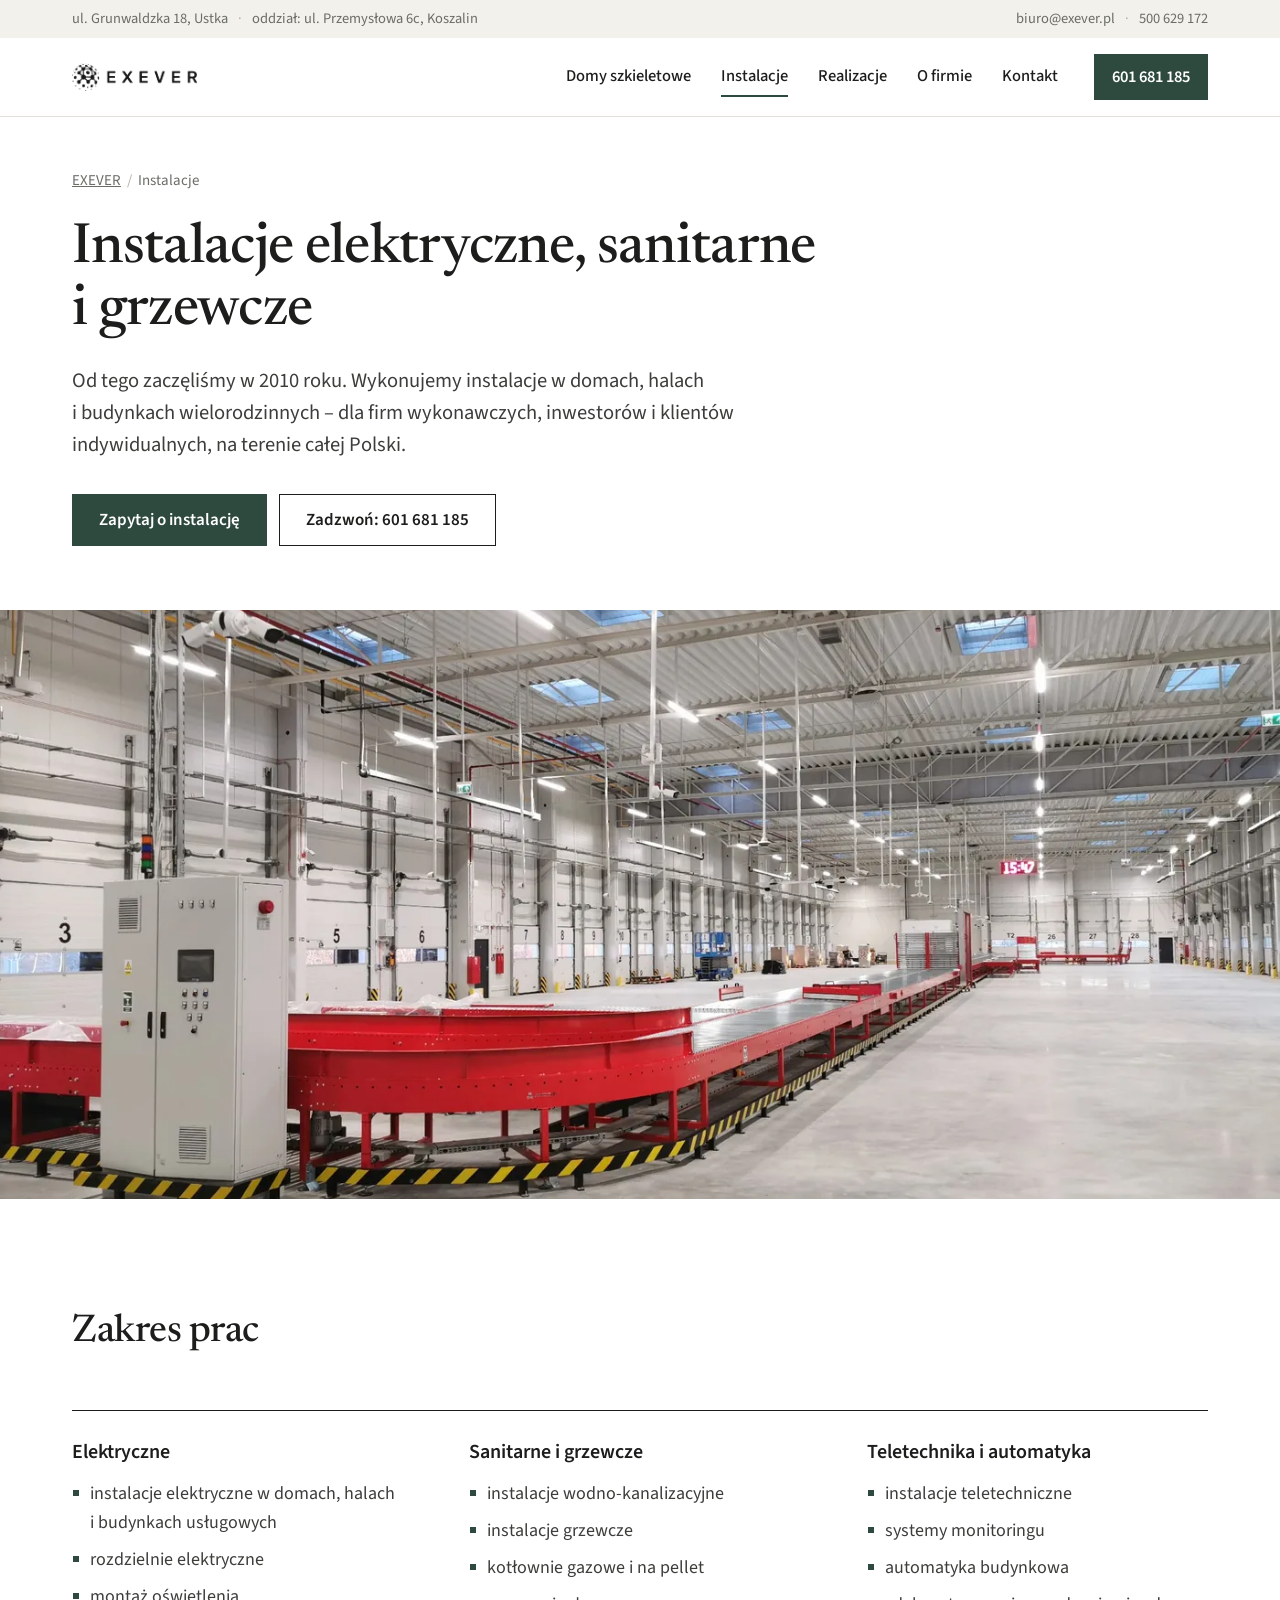
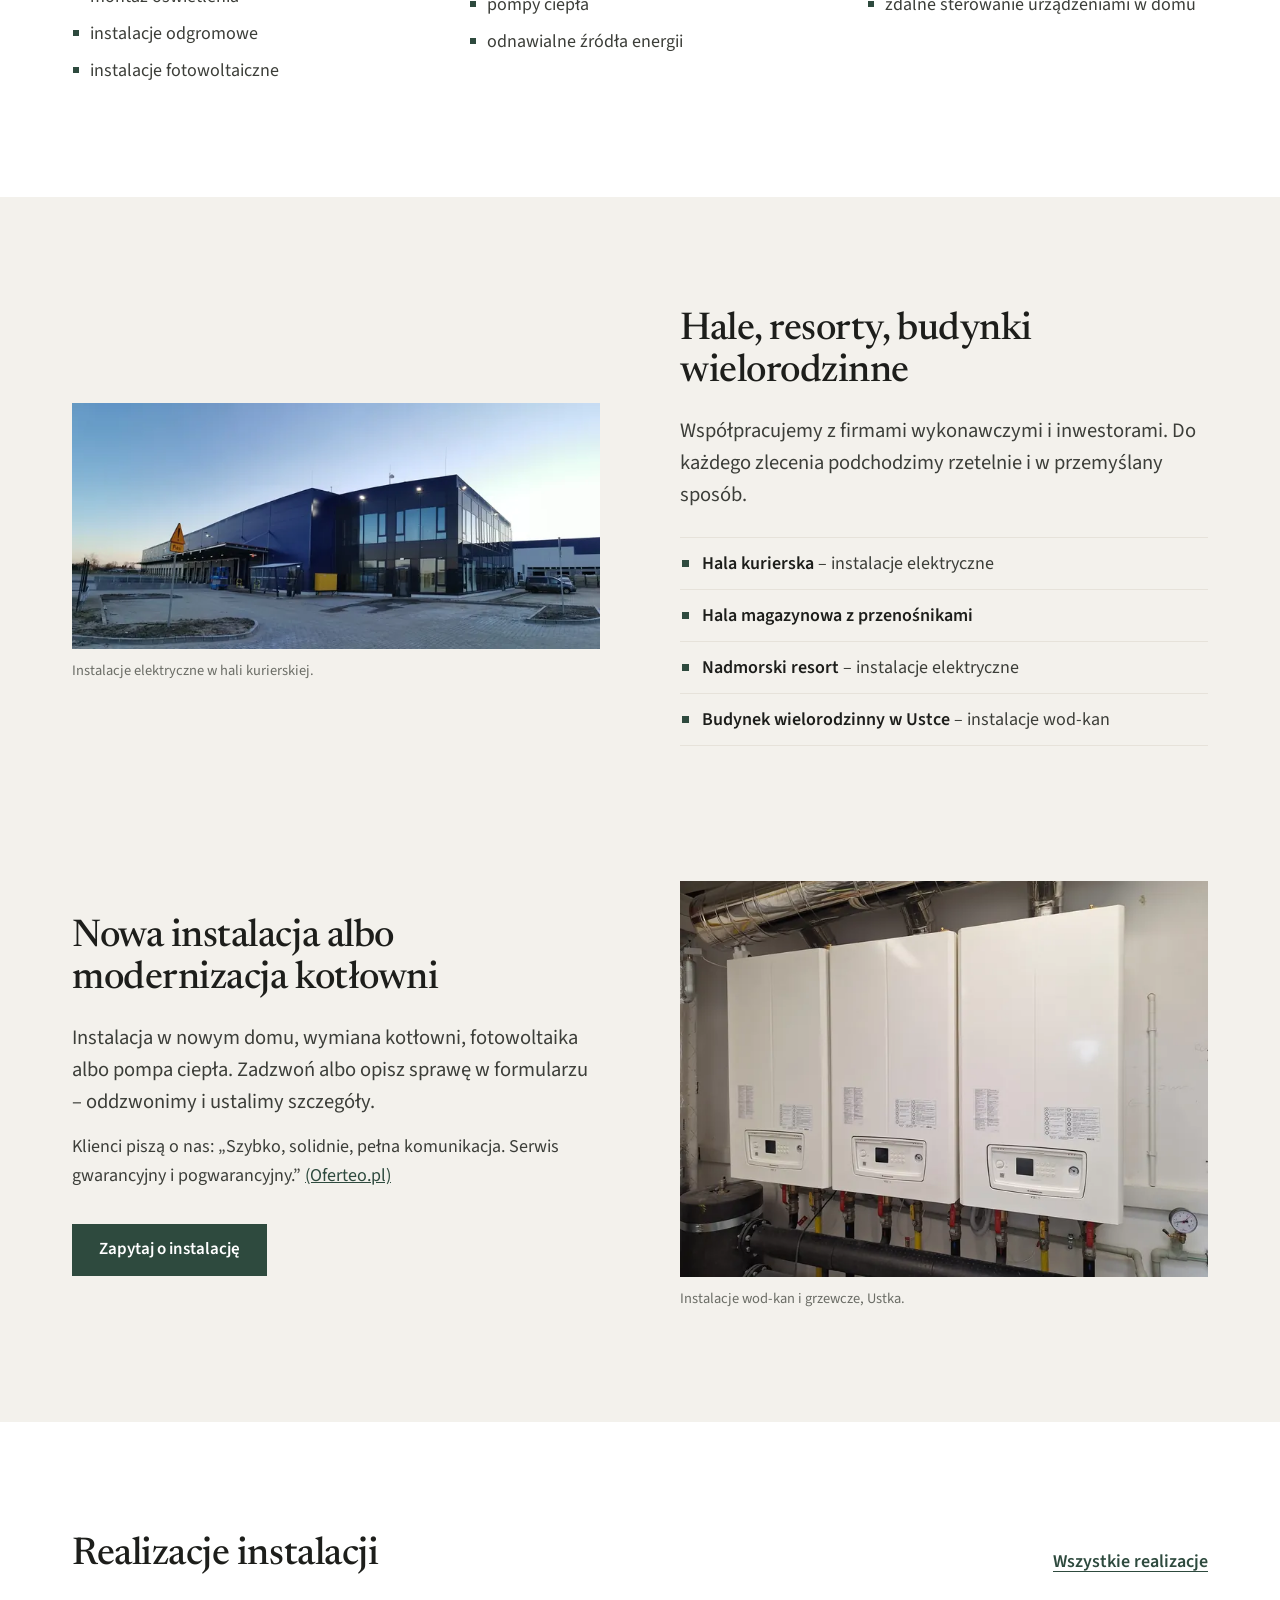
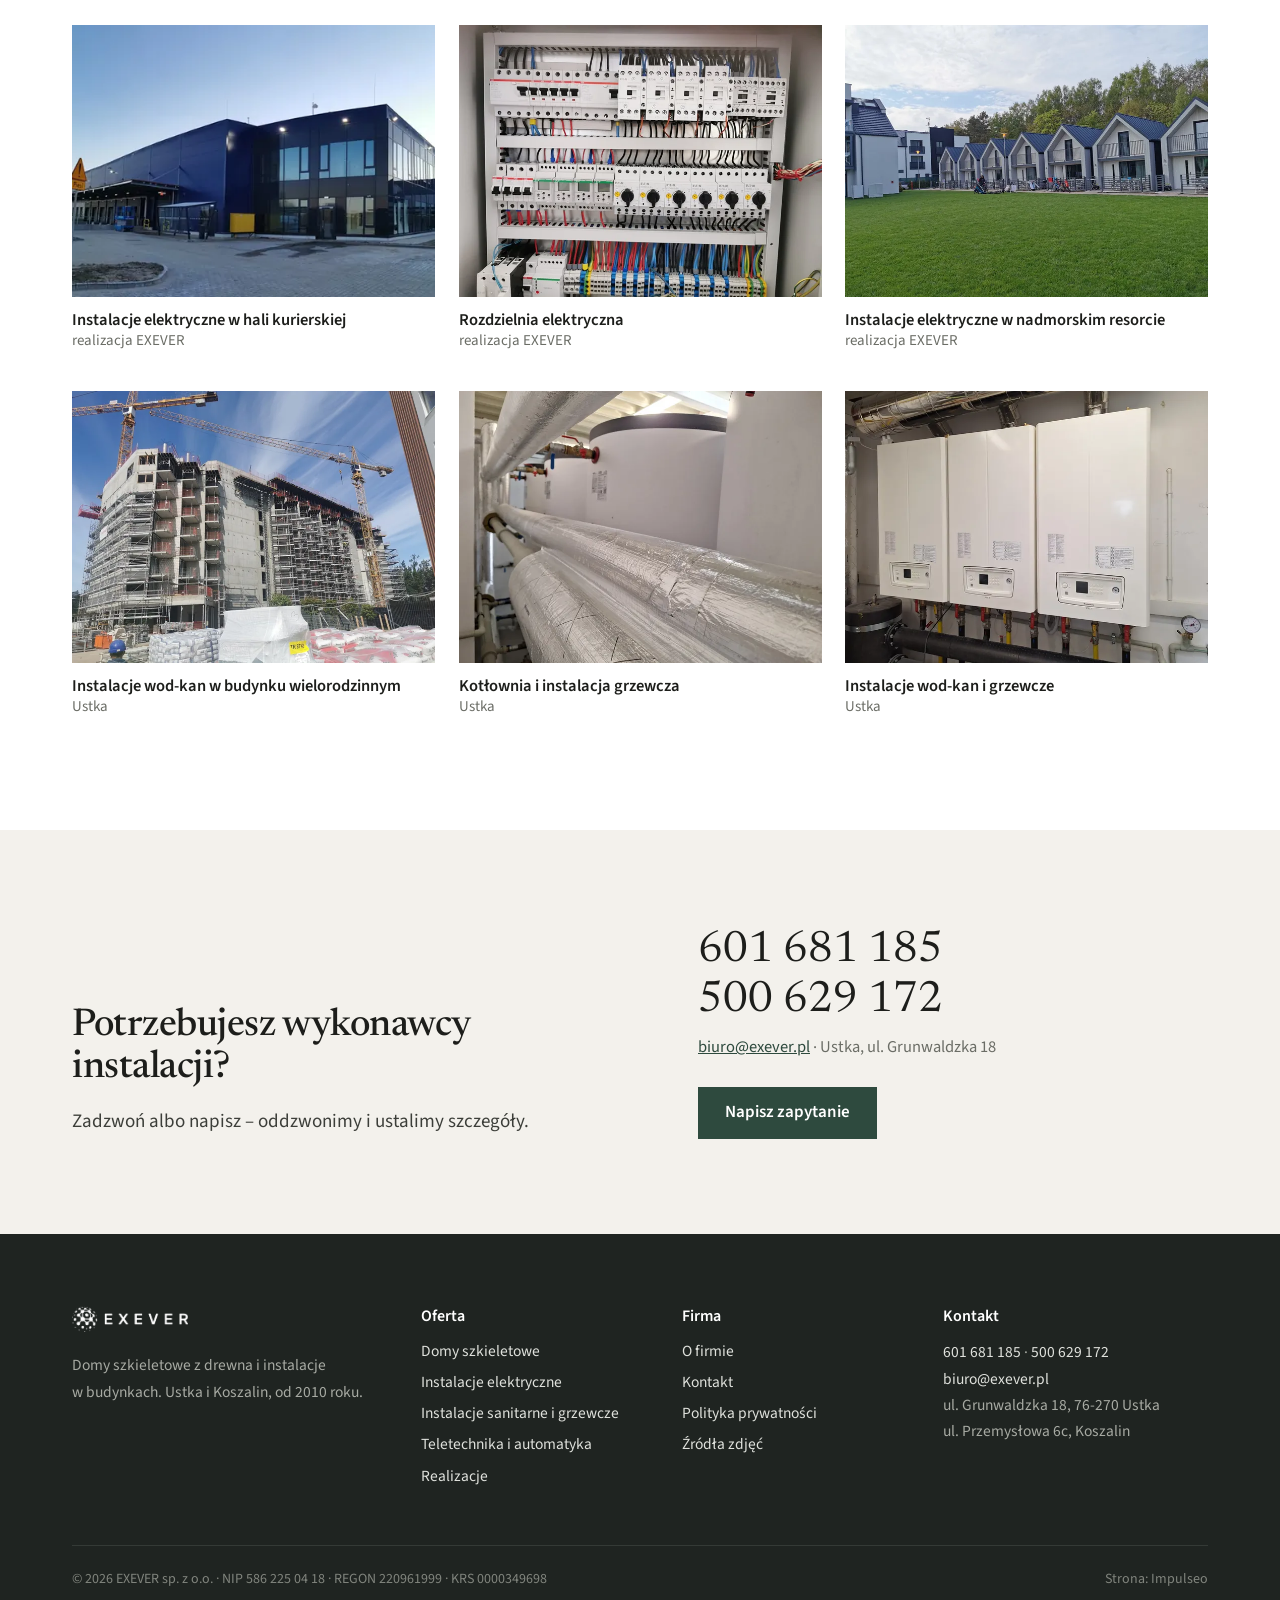
<file: instalacje/index.html>
<!doctype html>
<html lang="pl">
<head>
<meta charset="utf-8">
<meta name="viewport" content="width=device-width, initial-scale=1">
<title>Instalacje elektryczne, sanitarne i grzewcze – EXEVER Ustka</title>
<meta name="description" content="Instalacje elektryczne, fotowoltaika, wod-kan, ogrzewanie, kotłownie gazowe i na pellet, pompy ciepła, teletechnika. Dla firm i domów. EXEVER, od 2010 roku.">
<!-- DEMO: przy wdrożeniu usunąć noindex i podmienić adresy na domenę klienta -->
<meta name="robots" content="noindex, follow, max-image-preview:large, max-snippet:-1">
<link rel="canonical" href="https://impulseo-pl.github.io/exever/instalacje/">
<link rel="alternate" hreflang="pl" href="https://impulseo-pl.github.io/exever/instalacje/">
<link rel="alternate" hreflang="x-default" href="https://impulseo-pl.github.io/exever/instalacje/">
<meta name="theme-color" content="#ffffff">
<meta name="color-scheme" content="light">
<meta name="format-detection" content="telephone=no">
<meta name="referrer" content="strict-origin-when-cross-origin">
<meta name="geo.region" content="PL-22">
<meta name="geo.placename" content="Ustka">
<meta name="geo.position" content="54.5804384;16.8703415">
<meta name="ICBM" content="54.5804384, 16.8703415">
<meta property="og:type" content="website">
<meta property="og:locale" content="pl_PL">
<meta property="og:site_name" content="EXEVER">
<meta property="og:title" content="Instalacje elektryczne, sanitarne i grzewcze – EXEVER Ustka">
<meta property="og:description" content="Instalacje elektryczne, fotowoltaika, wod-kan, ogrzewanie, kotłownie gazowe i na pellet, pompy ciepła, teletechnika. Dla firm i domów. EXEVER, od 2010 roku.">
<meta property="og:url" content="https://impulseo-pl.github.io/exever/instalacje/">
<meta property="og:image" content="https://impulseo-pl.github.io/exever/img/og-instalacje.jpg">
<meta property="og:image:type" content="image/jpeg">
<meta property="og:image:width" content="1200">
<meta property="og:image:height" content="630">
<meta property="og:image:alt" content="Hala kurierska – instalacje elektryczne EXEVER">
<meta name="twitter:card" content="summary_large_image">
<meta name="twitter:title" content="Instalacje elektryczne, sanitarne i grzewcze – EXEVER Ustka">
<meta name="twitter:description" content="Instalacje elektryczne, fotowoltaika, wod-kan, ogrzewanie, kotłownie gazowe i na pellet, pompy ciepła, teletechnika. Dla firm i domów. EXEVER, od 2010 roku.">
<meta name="twitter:image" content="https://impulseo-pl.github.io/exever/img/og-instalacje.jpg">
<meta name="twitter:image:alt" content="Hala kurierska – instalacje elektryczne EXEVER">
<link rel="icon" href="../favicon.svg" type="image/svg+xml">
<link rel="apple-touch-icon" href="../apple-touch-icon.png">
<link rel="manifest" href="../site.webmanifest">
<link rel="sitemap" type="application/xml" href="../sitemap.xml">
<link rel="preload" href="../fonts/newsreader.woff2" as="font" type="font/woff2" crossorigin>
<link rel="preload" href="../fonts/source-sans.woff2" as="font" type="font/woff2" crossorigin>
<link rel="preload" as="image" href="../img/hala-przenosniki-1400.webp" imagesrcset="../img/hala-przenosniki-720.webp 720w, ../img/hala-przenosniki-1400.webp 1400w, ../img/hala-przenosniki-2000.webp 2000w" imagesizes="(min-width: 961px) 600px, 100vw" fetchpriority="high">
<script>document.documentElement.className='js'</script>
<style>@font-face{font-family:Newsreader;font-style:normal;font-weight:400 600;font-display:swap;src:url(../fonts/newsreader.woff2) format("woff2");unicode-range:U+0020-007E,U+00A0-00FF,U+2013-2014,U+2018-201E,U+2022,U+2026,U+20AC,U+2192}@font-face{font-family:Newsreader;font-style:normal;font-weight:400 600;font-display:swap;src:url(../fonts/newsreader-pl.woff2) format("woff2");unicode-range:U+0104-0107,U+0118-0119,U+0141-0144,U+015A-015B,U+0179-017C}@font-face{font-family:Newsreader;font-style:italic;font-weight:400 500;font-display:swap;src:url(../fonts/newsreader-italic.woff2) format("woff2");unicode-range:U+0020-007E,U+00A0-00FF,U+2013-2014,U+2018-201E,U+2022,U+2026,U+20AC,U+2192}@font-face{font-family:Newsreader;font-style:italic;font-weight:400 500;font-display:swap;src:url(../fonts/newsreader-italic-pl.woff2) format("woff2");unicode-range:U+0104-0107,U+0118-0119,U+0141-0144,U+015A-015B,U+0179-017C}@font-face{font-family:"Source Sans 3";font-style:normal;font-weight:400 700;font-display:swap;src:url(../fonts/source-sans.woff2) format("woff2");unicode-range:U+0020-007E,U+00A0-00FF,U+2013-2014,U+2018-201E,U+2022,U+2026,U+20AC,U+2192}@font-face{font-family:"Source Sans 3";font-style:normal;font-weight:400 700;font-display:swap;src:url(../fonts/source-sans-pl.woff2) format("woff2");unicode-range:U+0104-0107,U+0118-0119,U+0141-0144,U+015A-015B,U+0179-017C}:root{--ink:#1d1e1b;--text:#3c3e39;--muted:#6b6d66;--line:#e2dfd8;--paper:#fff;--stone:#f3f1ec;--stone-2:#e6e2da;--pine:#2e4a3e;--pine-d:#223830;--foot:#1f2421;--wrap:1200px;--serif:Newsreader,Georgia,"Times New Roman",serif;--sans:"Source Sans 3","Segoe UI",system-ui,-apple-system,sans-serif}*,*::before,*::after{box-sizing:border-box}html{-webkit-text-size-adjust:100%;scroll-behavior:smooth;scroll-padding-top:100px}body{margin:0;font:400 18px/1.62 var(--sans);color:var(--text);background:var(--paper);-webkit-font-smoothing:antialiased;overflow-x:clip}img{display:block;max-width:100%;height:auto}a{color:var(--pine)}a:hover{color:var(--ink)}h1,h2{font-family:var(--serif);font-weight:500;color:var(--ink);line-height:1.1;margin:0;letter-spacing:-.012em}h1{font-size:clamp(38px,4.4vw,60px)}h2{font-size:clamp(30px,3vw,42px)}h3,h4{font-family:var(--sans);font-weight:600;color:var(--ink);font-size:20px;line-height:1.3;margin:0}p{margin:0}p+p{margin-top:14px}ul,ol{margin:0;padding:0}.wrap{width:100%;max-width:var(--wrap);margin:0 auto;padding:0 32px}.skip{position:absolute;left:-9999px;top:0;background:var(--pine);color:#fff;padding:10px 16px;z-index:99}.skip:focus{left:12px;top:12px}:focus-visible{outline:2px solid var(--pine);outline-offset:3px}.vh{position:absolute!important;width:1px;height:1px;overflow:hidden;clip:rect(0 0 0 0);white-space:nowrap}.topbar{background:var(--stone);font-size:14.5px;color:var(--muted)}.topbar .wrap{display:flex;justify-content:space-between;gap:24px;height:38px;align-items:center}.topbar a{color:var(--muted);text-decoration:none}.topbar a:hover{color:var(--ink)}.topbar span+span::before{content:"·";margin:0 10px;color:#b3b0a8}.site-head{position:sticky;top:0;z-index:50;background:#fff;border-bottom:1px solid var(--line)}.head-in{display:flex;align-items:center;gap:32px;height:78px}.brand{display:flex;align-items:center;flex:none}.brand img{height:28px;width:auto}.menu{display:flex;align-items:center;gap:30px;margin-left:auto}.menu a{color:var(--ink);text-decoration:none;font-size:16.5px;font-weight:500;padding:6px 0;border-bottom:2px solid transparent}.menu a:hover{border-bottom-color:var(--line)}.menu a[aria-current=page]{border-bottom-color:var(--pine)}.menu .head-tel{background:var(--pine);color:#fff;padding:10px 18px;border:0;font-weight:600;margin-left:6px}.menu .head-tel:hover{background:var(--pine-d);color:#fff}.menu-btn{display:none;margin-left:auto;background:none;border:1px solid var(--line);font:inherit;font-size:16px;font-weight:600;padding:8px 14px;color:var(--ink);cursor:pointer}.btn{display:inline-flex;align-items:center;justify-content:center;min-height:52px;padding:0 26px;font-weight:600;font-size:17px;text-decoration:none;border:1.5px solid transparent;cursor:pointer;font-family:inherit;transition:background .15s,color .15s}.btn-main{background:var(--pine);color:#fff}.btn-main:hover{background:var(--pine-d);color:#fff}.btn-sec{border-color:var(--ink);color:var(--ink);background:#fff}.btn-sec:hover{background:var(--ink);color:#fff}.actions{display:flex;flex-wrap:wrap;gap:12px;margin-top:34px}.more{font-weight:600;color:var(--pine);text-decoration:underline;text-underline-offset:4px;text-decoration-thickness:1px}.more:hover{color:var(--ink)}.sec{padding:112px 0;overflow-x:clip}.sec-stone{background:var(--stone)}.sec:not(.sec-stone)+.sec:not(.sec-stone){padding-top:0}.lead{font-size:20.5px;line-height:1.55;color:var(--text)}.sec-head{max-width:760px;margin-bottom:56px}.sec-head p{margin-top:18px;font-size:19px}.sec-head-row{display:flex;justify-content:space-between;align-items:flex-end;gap:32px;margin-bottom:48px}.sec-head-row .sec-head{margin-bottom:0}.hero{display:grid;grid-template-columns:minmax(0,1fr) minmax(0,1.05fr);align-items:stretch;border-bottom:1px solid var(--line)}.hero-txt{padding:80px 64px 80px max(32px,calc((100vw - var(--wrap)) / 2 + 32px));display:flex;flex-direction:column;justify-content:center}.hero .lead{margin-top:26px;max-width:540px}.hero-note{margin-top:40px;padding-top:20px;border-top:1px solid var(--line);font-size:16px;color:var(--muted);max-width:540px}.hero-note b{color:var(--ink);font-weight:600}.hero-img{margin:0;min-height:560px;max-height:760px;height:calc(100vh - 116px);position:relative;overflow:hidden}.hero-img img{position:absolute;inset:0;width:100%;height:100%;object-fit:cover;object-position:50% 45%}.phead{padding:52px 0 64px}.phead h1{max-width:900px}.phead .lead{margin-top:22px;max-width:720px}.phead.line{border-bottom:1px solid var(--line)}.crumbs ol{list-style:none;display:flex;flex-wrap:wrap;gap:6px;font-size:15px;color:var(--muted);margin-bottom:26px}.crumbs li+li::before{content:"/";margin-right:6px;color:#b3b0a8}.crumbs a{color:var(--muted)}.crumbs a:hover{color:var(--ink)}.wide-img{overflow:hidden}.wide-img img{width:100%;height:clamp(280px,46vw,620px);object-fit:cover}.row{display:grid;grid-template-columns:1fr 1fr;gap:80px;align-items:center}.row+.row{margin-top:104px}.row.rev .row-img{order:2}.row-img img{width:100%}.row-img .pair{display:grid;grid-template-columns:1.2fr 1fr;gap:14px;align-items:end}.row-img .pair img{object-fit:cover;aspect-ratio:3/4}.row-img .pair img+img{aspect-ratio:3/3.5}.row-txt h2,.row-txt .h{margin-bottom:22px}.h{font-family:var(--serif);font-weight:500;font-size:clamp(27px,2.5vw,36px);line-height:1.15;color:var(--ink);letter-spacing:-.01em}.figcap{font-size:14.5px;color:var(--muted);margin-top:10px}.list{list-style:none;margin:26px 0 30px;border-top:1px solid var(--line)}.list li{padding:11px 0 11px 22px;border-bottom:1px solid var(--line);position:relative}.list li::before{content:"";position:absolute;left:2px;top:22px;width:7px;height:7px;background:var(--pine)}.sec-stone .list,.sec-stone .list li{border-color:var(--stone-2)}.list b{color:var(--ink);font-weight:600}.spec{margin:30px 0 0;border-top:1px solid var(--ink)}.spec div{display:grid;grid-template-columns:190px 1fr;gap:20px;padding:13px 0;border-bottom:1px solid var(--line)}.sec-stone .spec div{border-bottom-color:var(--stone-2)}.spec dt{color:var(--muted)}.spec dd{margin:0;color:var(--ink);font-weight:600}.wall{display:grid;grid-template-columns:1.25fr 1fr;gap:64px;align-items:center}.wall-fig{margin:0;position:relative;background:#fff;padding:28px;border:1px solid var(--line)}.wall-pic{position:relative}.wall-pic img{width:100%}.pin{position:absolute;transform:translate(-50%,-50%);width:30px;height:30px;border-radius:50%;background:var(--ink);color:#fff;font-size:14px;font-weight:600;display:grid;place-items:center;border:2px solid #fff;transition:background .15s}.pin.on{background:var(--pine)}.layers{list-style:none;counter-reset:l;border-top:1px solid var(--ink)}.layers li{counter-increment:l;display:grid;grid-template-columns:30px 1fr;gap:14px;padding:15px 0;border-bottom:1px solid var(--stone-2);cursor:default}.layers li::before{content:counter(l) ".";font-family:var(--serif);font-size:20px;color:var(--pine);line-height:1.3}.layers li.on b{color:var(--pine)}.layers b{display:block;color:var(--ink);font-weight:600}.layers span{font-size:16px;color:var(--muted)}.src{font-size:14.5px;color:var(--muted);margin-top:14px}.inst{display:grid;grid-template-columns:repeat(3,1fr);gap:0 56px;border-top:1px solid var(--ink)}.inst>div{padding-top:28px}.inst h3{margin-bottom:14px}.inst ul{list-style:none;display:grid;gap:8px}.inst li{padding-left:18px;position:relative}.inst li::before{content:"";position:absolute;left:1px;top:11px;width:6px;height:6px;background:var(--pine)}.proj{display:grid;grid-template-columns:repeat(3,1fr);gap:40px 24px}.proj figure{margin:0}.proj img{width:100%;aspect-ratio:4/3;object-fit:cover}.proj figcaption{margin-top:12px;font-size:16.5px;color:var(--ink);font-weight:600;line-height:1.35}.proj figcaption small{display:block;font-weight:400;color:var(--muted);font-size:15px}.filters{display:flex;flex-wrap:wrap;gap:28px;margin-bottom:36px;border-bottom:1px solid var(--line)}.filters button{font:inherit;font-size:17px;font-weight:600;padding:0 0 12px;border:0;border-bottom:2px solid transparent;margin-bottom:-1px;background:none;cursor:pointer;color:var(--muted)}.filters button[aria-pressed=true]{color:var(--ink);border-bottom-color:var(--pine)}.gallery{display:grid;grid-template-columns:repeat(3,1fr);gap:40px 24px}.gallery a{display:block;color:inherit;text-decoration:none}.gallery .gimg{display:block}.gallery img{width:100%;aspect-ratio:4/3;object-fit:cover}.gallery a:hover .gcap{text-decoration:underline;text-underline-offset:3px}.gallery .gcap{display:block;padding:12px 0 0;font-size:16.5px;color:var(--ink);font-weight:600;line-height:1.35}.gallery .gcap small{display:block;color:var(--muted);font-weight:400;font-size:15px}.gallery [hidden]{display:none}.lb{position:fixed;inset:0;z-index:200;background:rgba(18,19,17,.95);display:none;align-items:center;justify-content:center;flex-direction:column;padding:56px 64px}.lb.open{display:flex}.lb img{max-width:100%;max-height:calc(100vh - 150px);object-fit:contain}.lb p{color:#e6e3dc;margin-top:14px;font-size:15px;text-align:center}.lb button{position:absolute;background:none;border:0;color:#fff;font-size:40px;line-height:1;cursor:pointer;padding:10px 16px;font-family:inherit}.lb .x{top:10px;right:14px}.lb .prev{left:8px;top:50%;transform:translateY(-50%)}.lb .next{right:8px;top:50%;transform:translateY(-50%)}.steps{display:grid;grid-template-columns:1fr 1fr;gap:0 80px}.steps h3{font-size:15px;text-transform:uppercase;letter-spacing:.06em;color:var(--muted);font-weight:600;padding-bottom:12px;border-bottom:1px solid var(--ink)}.steps ol{list-style:none}.steps li{display:grid;grid-template-columns:48px 1fr;gap:6px;padding:20px 0;border-bottom:1px solid var(--line)}.sec-stone .steps li{border-bottom-color:var(--stone-2)}.steps li>span{font-family:var(--serif);font-size:28px;line-height:1;color:var(--pine)}.steps b{display:block;color:var(--ink);font-weight:600;font-size:18px}.steps p{font-size:16.5px;color:var(--muted);margin-top:4px}.reviews{display:grid;grid-template-columns:1fr 1fr;gap:64px}.review{margin:0}.review blockquote{margin:0 0 18px;font-family:var(--serif);font-style:italic;font-size:clamp(23px,2.2vw,29px);line-height:1.35;color:var(--ink)}.review figcaption{font-size:15.5px;color:var(--muted)}.review figcaption a{color:var(--muted)}.people{display:grid;grid-template-columns:repeat(2,1fr);border-top:1px solid var(--ink)}.people>div{padding:20px 20px 20px 0;border-bottom:1px solid var(--stone-2)}.people b{display:block;font-family:var(--serif);font-weight:500;font-size:24px;color:var(--ink)}.people span{color:var(--muted);font-size:16px}.facts{width:100%;border-collapse:collapse;font-size:17px;border-top:1px solid var(--ink)}.facts th,.facts td{text-align:left;padding:13px 0;border-bottom:1px solid var(--stone-2);vertical-align:top}.facts th{font-weight:400;color:var(--muted);width:38%;padding-right:20px}.facts td{color:var(--ink);font-weight:600}.faq{border-top:1px solid var(--ink);max-width:880px}.faq details{border-bottom:1px solid var(--line)}.faq summary{list-style:none;cursor:pointer;padding:22px 44px 22px 0;font-weight:600;color:var(--ink);font-size:19px;position:relative}.faq summary::-webkit-details-marker{display:none}.faq summary::after{content:"+";position:absolute;right:4px;top:16px;font-size:28px;font-weight:400;color:var(--pine)}.faq details[open] summary::after{content:"–"}.faq details p{padding:0 44px 24px 0}.cta{background:var(--stone);padding:96px 0;overflow-x:clip}.cta .wrap{display:grid;grid-template-columns:1.1fr 1fr;gap:64px;align-items:end}.cta p{margin-top:18px;font-size:19px;max-width:560px}.cta-tel{display:block;font-family:var(--serif);font-size:clamp(32px,3.4vw,46px);color:var(--ink);text-decoration:none;line-height:1.15}.cta-tel:hover{color:var(--pine)}.cta-side p{margin-top:8px;font-size:16.5px;color:var(--muted)}.cta .actions{margin-top:26px}.contact{display:grid;grid-template-columns:1fr 1.1fr;gap:80px;align-items:start}.tel-big{display:block;font-family:var(--serif);font-size:clamp(34px,3.6vw,48px);color:var(--ink);text-decoration:none;line-height:1.15}.tel-big:hover{color:var(--pine)}.c-block{padding:22px 0;border-bottom:1px solid var(--line)}.c-block:first-of-type{border-top:1px solid var(--ink)}.c-block h3{font-size:15px;color:var(--muted);font-weight:400;margin-bottom:6px}.c-block p{color:var(--ink);font-weight:600}.c-grid{display:grid;grid-template-columns:1fr 1fr;gap:24px}.map{margin-top:28px;border:1px solid var(--line);background:#fff}.map iframe{display:block;width:100%;height:280px;border:0}.map a{display:block;padding:12px 14px;font-size:15.5px;border-top:1px solid var(--line);font-weight:600}.form{background:var(--stone);padding:44px}.form h2{margin-bottom:8px}.form>p{margin-bottom:28px;color:var(--muted)}.field{margin-bottom:18px}.field label,.field legend{display:block;font-size:16px;font-weight:600;color:var(--ink);margin-bottom:7px}.field input[type=text],.field input[type=tel],.field input[type=email],.field textarea{width:100%;font:inherit;font-size:17px;padding:13px 14px;border:1px solid #cfcbc2;background:#fff;color:var(--ink);border-radius:0}.field input::placeholder,.field textarea::placeholder{color:#9a978f}.field input:focus,.field textarea:focus{outline:2px solid var(--pine);outline-offset:0;border-color:var(--pine)}.field textarea{min-height:120px;resize:vertical}.row2{display:grid;grid-template-columns:1fr 1fr;gap:14px}fieldset{border:0;padding:0;margin:0 0 18px}.opts{display:grid;grid-template-columns:1fr 1fr;gap:6px 18px}.opts label{display:flex;align-items:center;gap:10px;font-size:16.5px;font-weight:400;cursor:pointer;margin:0;padding:6px 0;color:var(--text)}.opts input{accent-color:var(--pine);width:18px;height:18px;margin:0}.consent{display:flex;gap:10px;align-items:flex-start;font-size:15px;color:var(--muted);margin:8px 0 24px}.consent input{accent-color:var(--pine);width:18px;height:18px;margin:3px 0 0;flex:none}.form .btn{width:100%}.form-msg{margin-top:14px;font-size:15.5px;min-height:22px}.form-msg.err{color:#a4372a}.form-msg.ok{color:var(--pine);font-weight:600}.site-foot{background:var(--foot);color:#a7aaa3;font-size:15.5px;padding:72px 0 0}.foot-grid{display:grid;grid-template-columns:1.4fr 1fr 1fr 1.2fr;gap:40px}.site-foot img{height:26px;width:auto;margin-bottom:20px}.site-foot h3{color:#fff;font-size:16px;margin-bottom:12px}.site-foot a{color:#dfe1dc;text-decoration:none}.site-foot a:hover{text-decoration:underline}.site-foot ul{list-style:none;display:grid;gap:6px}.site-foot p{line-height:1.7}.foot-bottom{display:flex;justify-content:space-between;gap:20px;flex-wrap:wrap;margin-top:56px;padding:22px 0;border-top:1px solid #343a36;font-size:14px;color:#80847d}.js [data-in]{opacity:0;transition:opacity .9s ease-out,transform .9s cubic-bezier(.2,.7,.2,1);will-change:transform}.js [data-in=l]{transform:translateX(-90px)}.js [data-in=r]{transform:translateX(90px)}.js [data-in].in{opacity:1;transform:none}.mbar{display:none}.doc{max-width:780px}.doc h2{font-size:28px;margin:36px 0 10px}@media (max-width:1080px){.menu{gap:22px}.row,.wall,.contact{gap:52px}.hero-txt{padding-right:44px}}@media (max-width:960px){.topbar{display:none}.menu-btn{display:block}.menu{display:none;position:absolute;left:0;right:0;top:78px;background:#fff;flex-direction:column;align-items:stretch;gap:0;padding:4px 32px 22px;border-bottom:1px solid var(--line)}.menu.open{display:flex}.menu a{padding:14px 0;border-bottom:1px solid var(--line);font-size:18px}.menu a[aria-current=page]{border-bottom-color:var(--line);color:var(--pine)}.menu .head-tel{margin:16px 0 0;text-align:center;padding:14px}.hero{grid-template-columns:1fr}.hero-txt{padding:48px 32px 44px}.hero-img{height:auto;min-height:0;aspect-ratio:4/3}.row,.wall,.contact,.cta .wrap{grid-template-columns:1fr}.row.rev .row-img{order:0}.row+.row{margin-top:72px}.inst{grid-template-columns:1fr;gap:0}.proj,.gallery{grid-template-columns:1fr 1fr}.steps{grid-template-columns:1fr}.steps>div+div{margin-top:40px}.reviews{gap:40px}.foot-grid{grid-template-columns:1fr 1fr}.js [data-in=l]{transform:translateX(-40px)}.js [data-in=r]{transform:translateX(40px)}}@media (max-width:680px){body{font-size:17px;padding-bottom:62px}.wrap{padding:0 18px}.head-in{height:64px}.menu{top:64px;padding:4px 18px 20px}.brand img{height:23px}html{scroll-padding-top:76px}.sec{padding:72px 0}.sec-head{margin-bottom:36px}.sec-head-row{flex-direction:column;align-items:flex-start;margin-bottom:32px}h1{font-size:clamp(34px,9vw,42px)}.lead{font-size:18.5px}.hero-txt{padding:36px 18px 36px}.hero .actions .btn{flex:1 1 100%}.phead{padding:32px 0 44px}.reviews{grid-template-columns:1fr}.row-img .pair{gap:8px}.spec div{grid-template-columns:1fr;gap:0}.proj,.gallery{grid-template-columns:1fr;gap:28px}.people{grid-template-columns:1fr}.c-grid,.row2,.opts{grid-template-columns:1fr}.form{padding:28px 18px}.foot-grid{grid-template-columns:1fr;gap:28px}.pin{width:24px;height:24px;font-size:12px}.wall-fig{padding:10px}.cta{padding:64px 0}.lb{padding:50px 8px}.mbar{display:grid;grid-template-columns:1fr 1fr;position:fixed;left:0;right:0;bottom:0;z-index:60;background:#fff;border-top:1px solid var(--line)}.mbar a{display:flex;align-items:center;justify-content:center;height:60px;font-weight:600;text-decoration:none;color:var(--ink);font-size:17px}.mbar a+a{background:var(--pine);color:#fff}}@media (prefers-reduced-motion:reduce){*{transition:none!important;scroll-behavior:auto!important}.js [data-in]{opacity:1;transform:none}}@media print{.topbar,.site-head,.mbar,.cta,.menu-btn{display:none!important}.js [data-in]{opacity:1;transform:none}}</style>
<script type="application/ld+json">{"@context":"https://schema.org","@graph":[{"@type":"WebPage","@id":"https://impulseo-pl.github.io/exever/instalacje/#strona","url":"https://impulseo-pl.github.io/exever/instalacje/","name":"Instalacje elektryczne, sanitarne i grzewcze – EXEVER Ustka","description":"Instalacje elektryczne, fotowoltaika, wod-kan, ogrzewanie, kotłownie gazowe i na pellet, pompy ciepła, teletechnika. Dla firm i domów. EXEVER, od 2010 roku.","inLanguage":"pl-PL","isPartOf":{"@id":"https://impulseo-pl.github.io/exever/#witryna"},"about":{"@id":"https://impulseo-pl.github.io/exever/#firma"},"dateModified":"2026-09-28","primaryImageOfPage":{"@type":"ImageObject","url":"https://impulseo-pl.github.io/exever/img/hala-przenosniki-2000.webp"},"breadcrumb":{"@id":"https://impulseo-pl.github.io/exever/instalacje/#okruszki"}},{"@type":"HomeAndConstructionBusiness","@id":"https://impulseo-pl.github.io/exever/#firma","name":"EXEVER sp. z o.o.","alternateName":"EXEVER","description":"Domy szkieletowe z drewna od projektu do odbioru oraz instalacje elektryczne, sanitarne, grzewcze i teletechniczne. Ustka i Koszalin, od 2010 roku.","url":"https://impulseo-pl.github.io/exever/","logo":"https://impulseo-pl.github.io/exever/img/sygnet.png","image":"https://impulseo-pl.github.io/exever/img/og.jpg","telephone":"+48601681185","email":"biuro@exever.pl","foundingDate":"2010-02-23","vatID":"PL5862250418","identifier":[{"@type":"PropertyValue","propertyID":"KRS","value":"0000349698"},{"@type":"PropertyValue","propertyID":"REGON","value":"220961999"}],"address":{"@type":"PostalAddress","streetAddress":"ul. Grunwaldzka 18","postalCode":"76-270","addressLocality":"Ustka","addressRegion":"pomorskie","addressCountry":"PL"},"geo":{"@type":"GeoCoordinates","latitude":54.5804384,"longitude":16.8703415},"department":{"@type":"HomeAndConstructionBusiness","name":"EXEVER – oddział Koszalin","telephone":"+48601681185","address":{"@type":"PostalAddress","streetAddress":"ul. Przemysłowa 6c","addressLocality":"Koszalin","addressRegion":"zachodniopomorskie","addressCountry":"PL"}},"hasMap":"https://www.google.com/maps/search/?api=1&query=EXEVER+Grunwaldzka+18+Ustka","sameAs":["https://www.oferteo.pl/exever-spolka-z-ograniczona-odpowiedzialnoscia/firma/4053523"],"contactPoint":[{"@type":"ContactPoint","telephone":"+48601681185","email":"biuro@exever.pl","contactType":"customer service","areaServed":"PL","availableLanguage":"pl"},{"@type":"ContactPoint","telephone":"+48500629172","contactType":"sales","areaServed":"PL","availableLanguage":"pl"}],"knowsAbout":["domy szkieletowe","domy kanadyjskie","konstrukcje drewniane","instalacje elektryczne","instalacje odgromowe","fotowoltaika","instalacje wodno-kanalizacyjne","instalacje grzewcze","kotłownie gazowe","kotłownie na pellet","pompy ciepła","instalacje teletechniczne","automatyka budynkowa"],"areaServed":[{"@type":"Country","name":"Polska"},{"@type":"AdministrativeArea","name":"województwo pomorskie"},{"@type":"AdministrativeArea","name":"województwo zachodniopomorskie"}],"employee":[{"@type":"Person","name":"Krzysztof Kowalski","jobTitle":"Prezes zarządu, project manager"},{"@type":"Person","name":"Damian Michalik","jobTitle":"Project manager"}],"hasOfferCatalog":{"@type":"OfferCatalog","name":"Usługi","itemListElement":[{"@type":"Offer","itemOffered":{"@type":"Service","name":"Domy szkieletowe z drewna pod klucz","url":"https://impulseo-pl.github.io/exever/domy-szkieletowe/"}},{"@type":"Offer","itemOffered":{"@type":"Service","name":"Instalacje elektryczne","url":"https://impulseo-pl.github.io/exever/instalacje/#elektryczne"}},{"@type":"Offer","itemOffered":{"@type":"Service","name":"Instalacje fotowoltaiczne","url":"https://impulseo-pl.github.io/exever/instalacje/#elektryczne"}},{"@type":"Offer","itemOffered":{"@type":"Service","name":"Instalacje sanitarne i grzewcze","url":"https://impulseo-pl.github.io/exever/instalacje/#sanitarne"}},{"@type":"Offer","itemOffered":{"@type":"Service","name":"Kotłownie gazowe i na pellet","url":"https://impulseo-pl.github.io/exever/instalacje/#sanitarne"}},{"@type":"Offer","itemOffered":{"@type":"Service","name":"Pompy ciepła","url":"https://impulseo-pl.github.io/exever/instalacje/#sanitarne"}},{"@type":"Offer","itemOffered":{"@type":"Service","name":"Instalacje teletechniczne i monitoring","url":"https://impulseo-pl.github.io/exever/instalacje/#teletechnika"}},{"@type":"Offer","itemOffered":{"@type":"Service","name":"Automatyka budynkowa","url":"https://impulseo-pl.github.io/exever/instalacje/#teletechnika"}}]}},{"@type":"WebSite","@id":"https://impulseo-pl.github.io/exever/#witryna","url":"https://impulseo-pl.github.io/exever/","name":"EXEVER","alternateName":"EXEVER sp. z o.o.","inLanguage":"pl-PL","publisher":{"@id":"https://impulseo-pl.github.io/exever/#firma"}},{"@type":"BreadcrumbList","@id":"https://impulseo-pl.github.io/exever/instalacje/#okruszki","itemListElement":[{"@type":"ListItem","position":1,"name":"EXEVER","item":"https://impulseo-pl.github.io/exever/"},{"@type":"ListItem","position":2,"name":"Instalacje","item":"https://impulseo-pl.github.io/exever/instalacje/"}]},{"@type":"Service","@id":"https://impulseo-pl.github.io/exever/instalacje/#elektryczne","name":"Instalacje elektryczne","serviceType":"Instalacje elektryczne","provider":{"@id":"https://impulseo-pl.github.io/exever/#firma"},"areaServed":{"@type":"Country","name":"Polska"},"url":"https://impulseo-pl.github.io/exever/instalacje/#elektryczne","audience":{"@type":"Audience","audienceType":"firmy wykonawcze, inwestorzy, klienci indywidualni"},"hasOfferCatalog":{"@type":"OfferCatalog","name":"Instalacje elektryczne","itemListElement":[{"@type":"Offer","itemOffered":{"@type":"Service","name":"Instalacje elektryczne w domach, halach i budynkach usługowych"}},{"@type":"Offer","itemOffered":{"@type":"Service","name":"Rozdzielnie elektryczne"}},{"@type":"Offer","itemOffered":{"@type":"Service","name":"Montaż oświetlenia"}},{"@type":"Offer","itemOffered":{"@type":"Service","name":"Instalacje odgromowe"}},{"@type":"Offer","itemOffered":{"@type":"Service","name":"Instalacje fotowoltaiczne"}}]}},{"@type":"Service","@id":"https://impulseo-pl.github.io/exever/instalacje/#sanitarne","name":"Instalacje sanitarne i grzewcze","serviceType":"Instalacje sanitarne i grzewcze","provider":{"@id":"https://impulseo-pl.github.io/exever/#firma"},"areaServed":{"@type":"Country","name":"Polska"},"url":"https://impulseo-pl.github.io/exever/instalacje/#sanitarne","audience":{"@type":"Audience","audienceType":"firmy wykonawcze, inwestorzy, klienci indywidualni"},"hasOfferCatalog":{"@type":"OfferCatalog","name":"Instalacje sanitarne i grzewcze","itemListElement":[{"@type":"Offer","itemOffered":{"@type":"Service","name":"Instalacje wodno-kanalizacyjne"}},{"@type":"Offer","itemOffered":{"@type":"Service","name":"Instalacje grzewcze"}},{"@type":"Offer","itemOffered":{"@type":"Service","name":"Kotłownie gazowe i na pellet"}},{"@type":"Offer","itemOffered":{"@type":"Service","name":"Pompy ciepła"}},{"@type":"Offer","itemOffered":{"@type":"Service","name":"Odnawialne źródła energii"}}]}},{"@type":"Service","@id":"https://impulseo-pl.github.io/exever/instalacje/#teletechnika","name":"Teletechnika i automatyka","serviceType":"Teletechnika i automatyka","provider":{"@id":"https://impulseo-pl.github.io/exever/#firma"},"areaServed":{"@type":"Country","name":"Polska"},"url":"https://impulseo-pl.github.io/exever/instalacje/#teletechnika","audience":{"@type":"Audience","audienceType":"firmy wykonawcze, inwestorzy, klienci indywidualni"},"hasOfferCatalog":{"@type":"OfferCatalog","name":"Teletechnika i automatyka","itemListElement":[{"@type":"Offer","itemOffered":{"@type":"Service","name":"Instalacje teletechniczne"}},{"@type":"Offer","itemOffered":{"@type":"Service","name":"Systemy monitoringu"}},{"@type":"Offer","itemOffered":{"@type":"Service","name":"Automatyka budynkowa"}},{"@type":"Offer","itemOffered":{"@type":"Service","name":"Zdalne sterowanie urządzeniami w domu"}}]}}]}</script>
</head>
<body>
<a class="skip" href="#tresc">Przejdź do treści</a>
<div class="topbar">
  <div class="wrap">
    <div><span>ul. Grunwaldzka 18, Ustka</span><span>oddział: ul. Przemysłowa 6c, Koszalin</span></div>
    <div><span><a href="mailto:biuro@exever.pl">biuro@exever.pl</a></span><span><a href="tel:+48500629172">500 629 172</a></span></div>
  </div>
</div>
<header class="site-head">
  <div class="wrap head-in">
    <a class="brand" href="../" aria-label="EXEVER – strona główna"><img src="../img/logo.png" width="535" height="120" alt="EXEVER"></a>
    <button class="menu-btn" type="button" aria-expanded="false" aria-controls="menu">Menu</button>
    <nav class="menu" id="menu" aria-label="Menu główne">
      <a href="../domy-szkieletowe/">Domy szkieletowe</a>
      <a href="../instalacje/" aria-current="page">Instalacje</a>
      <a href="../realizacje/">Realizacje</a>
      <a href="../o-firmie/">O&nbsp;firmie</a>
      <a href="../kontakt/">Kontakt</a>
      <a class="head-tel" href="tel:+48601681185">601 681 185</a>
    </nav>
  </div>
</header>
<main id="tresc">

<section class="phead">
  <div class="wrap">
    <nav class="crumbs" aria-label="Jesteś tutaj"><ol><li><a href="../">EXEVER</a></li><li aria-current="page">Instalacje</li></ol></nav>
    <h1>Instalacje elektryczne, sanitarne i&nbsp;grzewcze</h1>
    <p class="lead">Od tego zaczęliśmy w&nbsp;2010 roku. Wykonujemy instalacje w&nbsp;domach, halach i&nbsp;budynkach wielorodzinnych – dla firm wykonawczych, inwestorów i&nbsp;klientów indywidualnych, na terenie całej Polski.</p>
    <div class="actions"><a class="btn btn-main" href="../kontakt/?temat=instalacja">Zapytaj o&nbsp;instalację</a><a class="btn btn-sec" href="tel:+48601681185">Zadzwoń: 601 681 185</a></div>
  </div>
</section>
<div class="wide-img"><img src="../img/hala-przenosniki-1400.webp" srcset="../img/hala-przenosniki-720.webp 720w, ../img/hala-przenosniki-1400.webp 1400w, ../img/hala-przenosniki-2000.webp 2000w" sizes="100vw" width="1400" height="1050" alt="Hala magazynowa z linią przenośników – realizacja EXEVER" fetchpriority="high"></div>

<section class="sec">
  <div class="wrap">
    <div class="sec-head"><h2>Zakres prac</h2></div>
    <div class="inst">
      <div id="elektryczne">
        <h3>Elektryczne</h3>
        <ul><li>instalacje elektryczne w&nbsp;domach, halach i&nbsp;budynkach usługowych</li><li>rozdzielnie elektryczne</li><li>montaż oświetlenia</li><li>instalacje odgromowe</li><li>instalacje fotowoltaiczne</li></ul>
      </div>
      <div id="sanitarne">
        <h3>Sanitarne i&nbsp;grzewcze</h3>
        <ul><li>instalacje wodno-kanalizacyjne</li><li>instalacje grzewcze</li><li>kotłownie gazowe i&nbsp;na pellet</li><li>pompy ciepła</li><li>odnawialne źródła energii</li></ul>
      </div>
      <div id="teletechnika">
        <h3>Teletechnika i&nbsp;automatyka</h3>
        <ul><li>instalacje teletechniczne</li><li>systemy monitoringu</li><li>automatyka budynkowa</li><li>zdalne sterowanie urządzeniami w&nbsp;domu</li></ul>
      </div>
    </div>
  </div>
</section>

<section class="sec sec-stone">
  <div class="wrap">
    <div class="row">
      <div class="row-img" data-in="l">
        <img src="../img/hala-kurierska-1400.webp" srcset="../img/hala-kurierska-720.webp 720w, ../img/hala-kurierska-1400.webp 1400w, ../img/hala-kurierska-2000.webp 2000w" sizes="(min-width: 961px) 564px, 100vw" width="1400" height="654" alt="Hala kurierska – instalacje elektryczne EXEVER" loading="lazy" decoding="async">
        <p class="figcap">Instalacje elektryczne w&nbsp;hali kurierskiej.</p>
      </div>
      <div class="row-txt" data-in="r">
        <h2>Hale, resorty, budynki wielorodzinne</h2>
        <p class="lead">Współpracujemy z&nbsp;firmami wykonawczymi i&nbsp;inwestorami. Do każdego zlecenia podchodzimy rzetelnie i&nbsp;w&nbsp;przemyślany sposób.</p>
        <ul class="list">
          <li><b>Hala kurierska</b> – instalacje elektryczne</li>
          <li><b>Hala magazynowa z&nbsp;przenośnikami</b></li>
          <li><b>Nadmorski resort</b> – instalacje elektryczne</li>
          <li><b>Budynek wielorodzinny w&nbsp;Ustce</b> – instalacje wod-kan</li>
        </ul>
      </div>
    </div>
    <div class="row rev">
      <div class="row-img" data-in="r">
        <img src="../img/kotly-1400.webp" srcset="../img/kotly-720.webp 720w, ../img/kotly-1400.webp 1400w, ../img/kotly-2000.webp 2000w" sizes="(min-width: 961px) 564px, 100vw" width="1400" height="1050" alt="Kotły i instalacja grzewcza wykonana przez EXEVER w Ustce" loading="lazy" decoding="async">
        <p class="figcap">Instalacje wod-kan i&nbsp;grzewcze, Ustka.</p>
      </div>
      <div class="row-txt" data-in="l">
        <h2>Nowa instalacja albo modernizacja kotłowni</h2>
        <p class="lead">Instalacja w&nbsp;nowym domu, wymiana kotłowni, fotowoltaika albo pompa ciepła. Zadzwoń albo opisz sprawę w&nbsp;formularzu – oddzwonimy i&nbsp;ustalimy szczegóły.</p>
        <p>Klienci piszą o&nbsp;nas: „Szybko, solidnie, pełna komunikacja. Serwis gwarancyjny i&nbsp;pogwarancyjny.” <a href="https://www.oferteo.pl/exever-spolka-z-ograniczona-odpowiedzialnoscia/firma/4053523" rel="noopener">(Oferteo.pl)</a></p>
        <div class="actions"><a class="btn btn-main" href="../kontakt/?temat=instalacja">Zapytaj o&nbsp;instalację</a></div>
      </div>
    </div>
  </div>
</section>

<section class="sec">
  <div class="wrap">
    <div class="sec-head-row">
      <div class="sec-head"><h2>Realizacje instalacji</h2></div>
      <a class="more" href="../realizacje/">Wszystkie realizacje</a>
    </div>
    <div class="gallery">
      <a href="../img/hala-kurierska-2000.webp" data-in="l" data-k="instalacje" data-cap="Instalacje elektryczne w hali kurierskiej – realizacja EXEVER"><span class="gimg"><img src="../img/hala-kurierska-1400.webp" srcset="../img/hala-kurierska-720.webp 720w, ../img/hala-kurierska-1400.webp 1400w, ../img/hala-kurierska-2000.webp 2000w" sizes="(min-width: 961px) 384px, (min-width: 681px) 50vw, 100vw" width="1400" height="654" alt="Instalacje elektryczne w hali kurierskiej – realizacja EXEVER" loading="lazy" decoding="async"></span><span class="gcap">Instalacje elektryczne w&nbsp;hali kurierskiej<small>realizacja EXEVER</small></span></a>
      <a href="../img/rozdzielnia-2000.webp" data-in="f" data-k="instalacje" data-cap="Rozdzielnia elektryczna – realizacja EXEVER"><span class="gimg"><img src="../img/rozdzielnia-1400.webp" srcset="../img/rozdzielnia-720.webp 720w, ../img/rozdzielnia-1400.webp 1400w, ../img/rozdzielnia-2000.webp 2000w" sizes="(min-width: 961px) 384px, (min-width: 681px) 50vw, 100vw" width="1400" height="1050" alt="Rozdzielnia elektryczna – realizacja EXEVER" loading="lazy" decoding="async"></span><span class="gcap">Rozdzielnia elektryczna<small>realizacja EXEVER</small></span></a>
      <a href="../img/resort-2000.webp" data-in="r" data-k="instalacje" data-cap="Instalacje elektryczne w nadmorskim resorcie – realizacja EXEVER"><span class="gimg"><img src="../img/resort-1400.webp" srcset="../img/resort-720.webp 720w, ../img/resort-1400.webp 1400w, ../img/resort-2000.webp 2000w" sizes="(min-width: 961px) 384px, (min-width: 681px) 50vw, 100vw" width="1400" height="1050" alt="Instalacje elektryczne w nadmorskim resorcie – realizacja EXEVER" loading="lazy" decoding="async"></span><span class="gcap">Instalacje elektryczne w&nbsp;nadmorskim resorcie<small>realizacja EXEVER</small></span></a>
      <a href="../img/budynek-wielorodzinny-2000.webp" data-in="l" data-k="instalacje" data-cap="Instalacje wod-kan w budynku wielorodzinnym – Ustka"><span class="gimg"><img src="../img/budynek-wielorodzinny-1400.webp" srcset="../img/budynek-wielorodzinny-720.webp 720w, ../img/budynek-wielorodzinny-1400.webp 1400w, ../img/budynek-wielorodzinny-2000.webp 2000w" sizes="(min-width: 961px) 384px, (min-width: 681px) 50vw, 100vw" width="1400" height="1050" alt="Instalacje wod-kan w budynku wielorodzinnym – Ustka" loading="lazy" decoding="async"></span><span class="gcap">Instalacje wod-kan w&nbsp;budynku wielorodzinnym<small>Ustka</small></span></a>
      <a href="../img/kotlownia-2000.webp" data-in="f" data-k="instalacje" data-cap="Kotłownia i instalacja grzewcza – Ustka"><span class="gimg"><img src="../img/kotlownia-1400.webp" srcset="../img/kotlownia-720.webp 720w, ../img/kotlownia-1400.webp 1400w, ../img/kotlownia-2000.webp 2000w" sizes="(min-width: 961px) 384px, (min-width: 681px) 50vw, 100vw" width="1400" height="1050" alt="Kotłownia i instalacja grzewcza – Ustka" loading="lazy" decoding="async"></span><span class="gcap">Kotłownia i&nbsp;instalacja grzewcza<small>Ustka</small></span></a>
      <a href="../img/kotly-2000.webp" data-in="r" data-k="instalacje" data-cap="Instalacje wod-kan i grzewcze – Ustka"><span class="gimg"><img src="../img/kotly-1400.webp" srcset="../img/kotly-720.webp 720w, ../img/kotly-1400.webp 1400w, ../img/kotly-2000.webp 2000w" sizes="(min-width: 961px) 384px, (min-width: 681px) 50vw, 100vw" width="1400" height="1050" alt="Instalacje wod-kan i grzewcze – Ustka" loading="lazy" decoding="async"></span><span class="gcap">Instalacje wod-kan i&nbsp;grzewcze<small>Ustka</small></span></a>
    </div>
  </div>
</section>

<section class="cta">
  <div class="wrap">
    <div data-in="l">
      <h2>Potrzebujesz wykonawcy instalacji?</h2>
      <p>Zadzwoń albo napisz – oddzwonimy i&nbsp;ustalimy szczegóły.</p>
    </div>
    <div class="cta-side" data-in="r">
      <a class="cta-tel" href="tel:+48601681185">601 681 185</a>
      <a class="cta-tel" href="tel:+48500629172">500 629 172</a>
      <p><a href="mailto:biuro@exever.pl">biuro@exever.pl</a> · Ustka, ul. Grunwaldzka 18</p>
      <div class="actions"><a class="btn btn-main" href="../kontakt/?temat=instalacja">Napisz zapytanie</a></div>
    </div>
  </div>
</section>
</main>

<footer class="site-foot">
  <div class="wrap">
    <div class="foot-grid">
      <div>
        <img src="../img/logo-biale.png" width="535" height="120" alt="EXEVER" loading="lazy">
        <p>Domy szkieletowe z&nbsp;drewna i&nbsp;instalacje w&nbsp;budynkach. Ustka i&nbsp;Koszalin, od 2010 roku.</p>
      </div>
      <div>
        <h3>Oferta</h3>
        <ul>
          <li><a href="../domy-szkieletowe/">Domy szkieletowe</a></li>
          <li><a href="../instalacje/#elektryczne">Instalacje elektryczne</a></li>
          <li><a href="../instalacje/#sanitarne">Instalacje sanitarne i&nbsp;grzewcze</a></li>
          <li><a href="../instalacje/#teletechnika">Teletechnika i&nbsp;automatyka</a></li>
          <li><a href="../realizacje/">Realizacje</a></li>
        </ul>
      </div>
      <div>
        <h3>Firma</h3>
        <ul>
          <li><a href="../o-firmie/">O&nbsp;firmie</a></li>
          <li><a href="../kontakt/">Kontakt</a></li>
          <li><a href="../polityka-prywatnosci/">Polityka prywatności</a></li>
          <li><a href="../zrodla-zdjec.html">Źródła zdjęć</a></li>
        </ul>
      </div>
      <div>
        <h3>Kontakt</h3>
        <p><a href="tel:+48601681185">601 681 185</a> · <a href="tel:+48500629172">500 629 172</a><br><a href="mailto:biuro@exever.pl">biuro@exever.pl</a><br>ul. Grunwaldzka 18, 76-270 Ustka<br>ul. Przemysłowa 6c, Koszalin</p>
      </div>
    </div>
    <div class="foot-bottom">
      <span>© 2026 EXEVER sp. z&nbsp;o.o. · NIP 586 225 04 18 · REGON 220961999 · KRS 0000349698</span>
      <span>Strona: Impulseo</span>
    </div>
  </div>
</footer>

<nav class="mbar" aria-label="Szybki kontakt">
  <a href="tel:+48601681185">Zadzwoń</a>
  <a href="../kontakt/">Zapytaj o&nbsp;wycenę</a>
</nav>

<script src="../assets/app.js" defer></script>
</body>
</html>
</file>
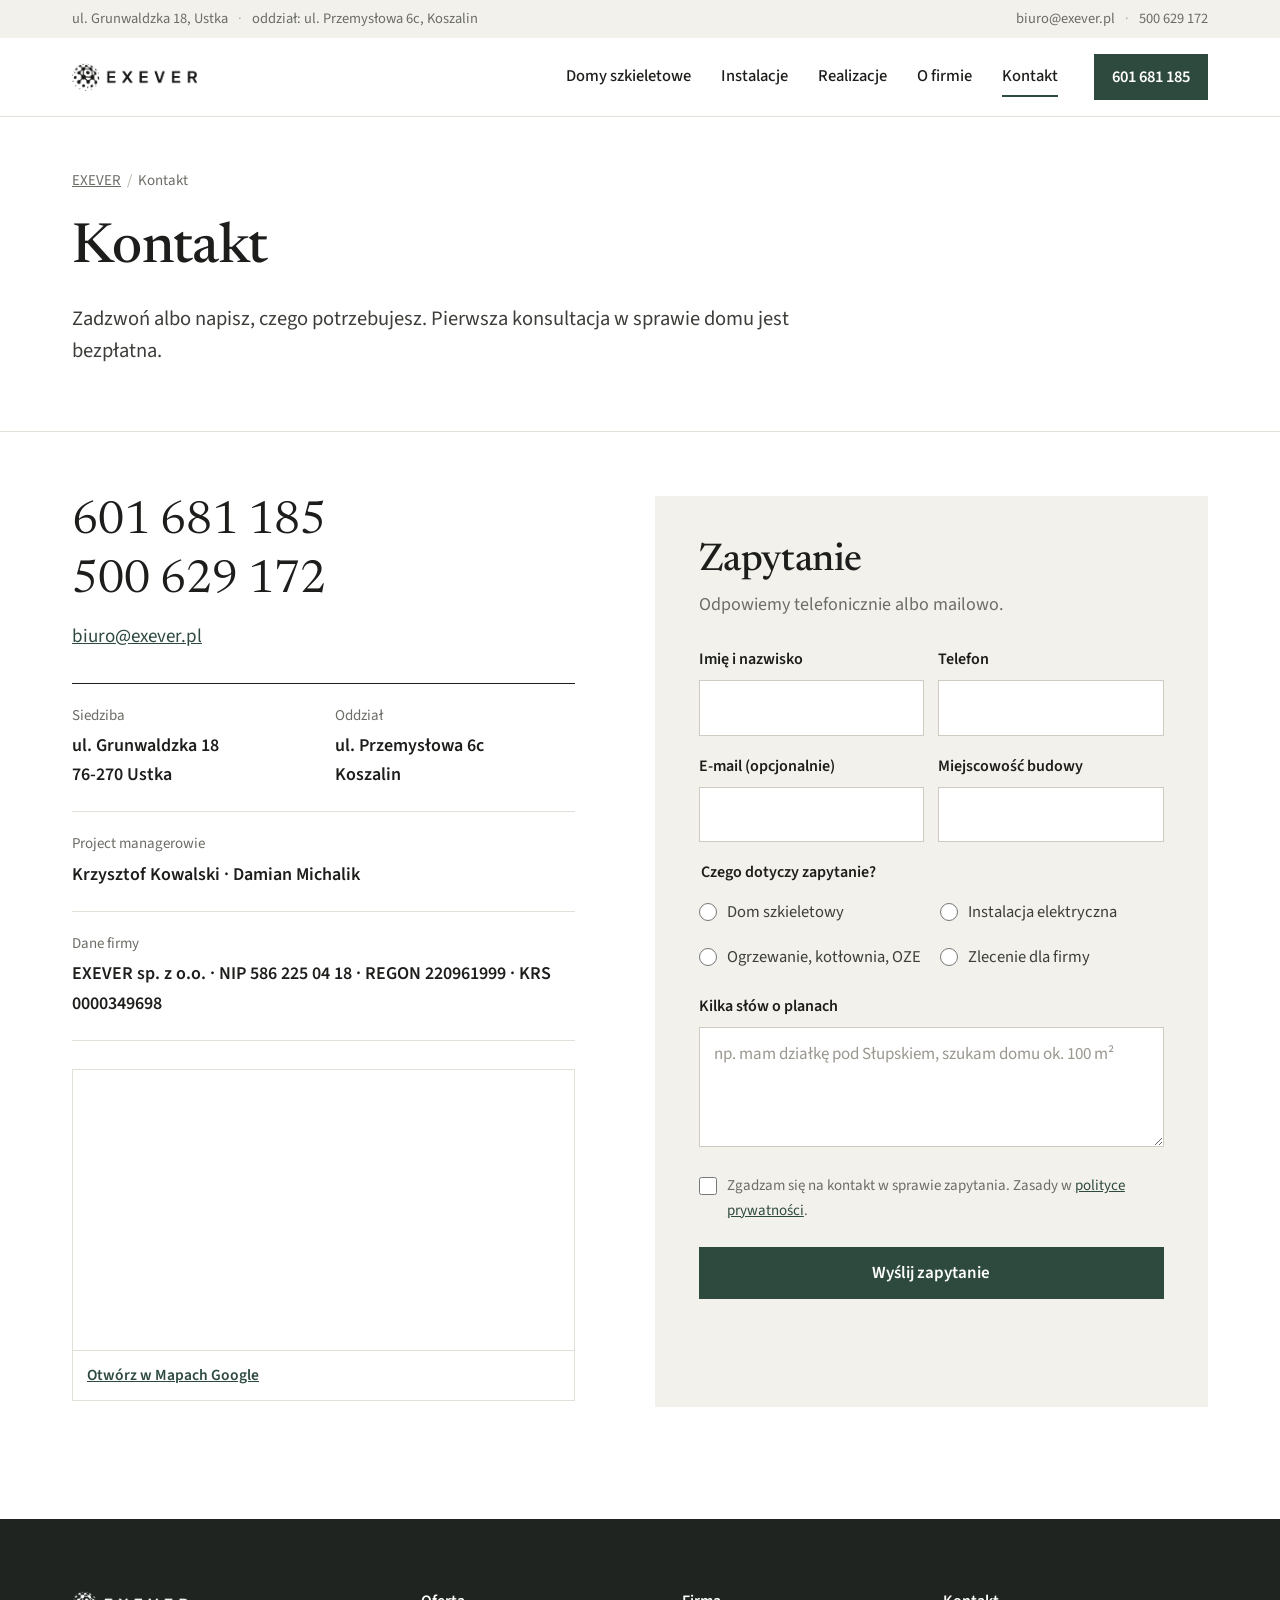
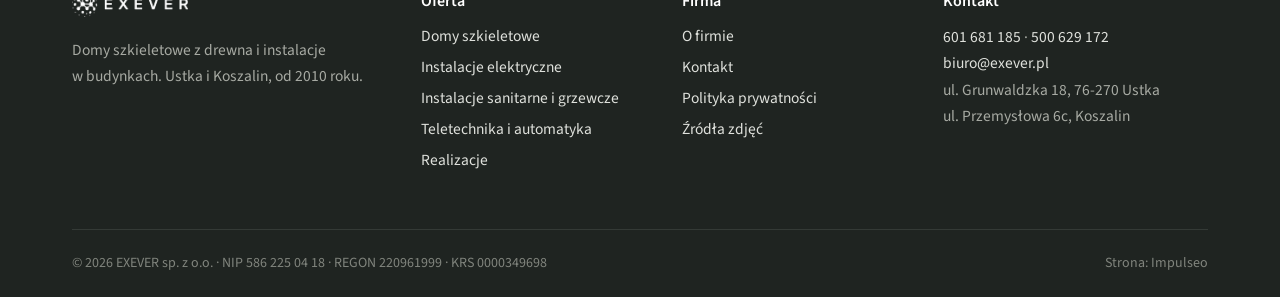
<file: kontakt/index.html>
<!doctype html>
<html lang="pl">
<head>
<meta charset="utf-8">
<meta name="viewport" content="width=device-width, initial-scale=1">
<title>Kontakt – EXEVER Ustka i Koszalin, tel. 601 681 185</title>
<meta name="description" content="Kontakt z EXEVER: tel. 601 681 185 lub 500 629 172, biuro@exever.pl. Siedziba ul. Grunwaldzka 18, 76-270 Ustka, oddział ul. Przemysłowa 6c, Koszalin.">
<!-- DEMO: przy wdrożeniu usunąć noindex i podmienić adresy na domenę klienta -->
<meta name="robots" content="noindex, follow, max-image-preview:large, max-snippet:-1">
<link rel="canonical" href="https://impulseo-pl.github.io/exever/kontakt/">
<link rel="alternate" hreflang="pl" href="https://impulseo-pl.github.io/exever/kontakt/">
<link rel="alternate" hreflang="x-default" href="https://impulseo-pl.github.io/exever/kontakt/">
<meta name="theme-color" content="#ffffff">
<meta name="color-scheme" content="light">
<meta name="format-detection" content="telephone=no">
<meta name="referrer" content="strict-origin-when-cross-origin">
<meta name="geo.region" content="PL-22">
<meta name="geo.placename" content="Ustka">
<meta name="geo.position" content="54.5804384;16.8703415">
<meta name="ICBM" content="54.5804384, 16.8703415">
<meta property="og:type" content="website">
<meta property="og:locale" content="pl_PL">
<meta property="og:site_name" content="EXEVER">
<meta property="og:title" content="Kontakt – EXEVER Ustka i Koszalin, tel. 601 681 185">
<meta property="og:description" content="Kontakt z EXEVER: tel. 601 681 185 lub 500 629 172, biuro@exever.pl. Siedziba ul. Grunwaldzka 18, 76-270 Ustka, oddział ul. Przemysłowa 6c, Koszalin.">
<meta property="og:url" content="https://impulseo-pl.github.io/exever/kontakt/">
<meta property="og:image" content="https://impulseo-pl.github.io/exever/img/og.jpg">
<meta property="og:image:type" content="image/jpeg">
<meta property="og:image:width" content="1200">
<meta property="og:image:height" content="630">
<meta property="og:image:alt" content="Dom szkieletowy EXEVER z elewacją z desek">
<meta name="twitter:card" content="summary_large_image">
<meta name="twitter:title" content="Kontakt – EXEVER Ustka i Koszalin, tel. 601 681 185">
<meta name="twitter:description" content="Kontakt z EXEVER: tel. 601 681 185 lub 500 629 172, biuro@exever.pl. Siedziba ul. Grunwaldzka 18, 76-270 Ustka, oddział ul. Przemysłowa 6c, Koszalin.">
<meta name="twitter:image" content="https://impulseo-pl.github.io/exever/img/og.jpg">
<meta name="twitter:image:alt" content="Dom szkieletowy EXEVER z elewacją z desek">
<link rel="icon" href="../favicon.svg" type="image/svg+xml">
<link rel="apple-touch-icon" href="../apple-touch-icon.png">
<link rel="manifest" href="../site.webmanifest">
<link rel="sitemap" type="application/xml" href="../sitemap.xml">
<link rel="preload" href="../fonts/newsreader.woff2" as="font" type="font/woff2" crossorigin>
<link rel="preload" href="../fonts/source-sans.woff2" as="font" type="font/woff2" crossorigin>
<script>document.documentElement.className='js'</script>
<style>@font-face{font-family:Newsreader;font-style:normal;font-weight:400 600;font-display:swap;src:url(../fonts/newsreader.woff2) format("woff2");unicode-range:U+0020-007E,U+00A0-00FF,U+2013-2014,U+2018-201E,U+2022,U+2026,U+20AC,U+2192}@font-face{font-family:Newsreader;font-style:normal;font-weight:400 600;font-display:swap;src:url(../fonts/newsreader-pl.woff2) format("woff2");unicode-range:U+0104-0107,U+0118-0119,U+0141-0144,U+015A-015B,U+0179-017C}@font-face{font-family:Newsreader;font-style:italic;font-weight:400 500;font-display:swap;src:url(../fonts/newsreader-italic.woff2) format("woff2");unicode-range:U+0020-007E,U+00A0-00FF,U+2013-2014,U+2018-201E,U+2022,U+2026,U+20AC,U+2192}@font-face{font-family:Newsreader;font-style:italic;font-weight:400 500;font-display:swap;src:url(../fonts/newsreader-italic-pl.woff2) format("woff2");unicode-range:U+0104-0107,U+0118-0119,U+0141-0144,U+015A-015B,U+0179-017C}@font-face{font-family:"Source Sans 3";font-style:normal;font-weight:400 700;font-display:swap;src:url(../fonts/source-sans.woff2) format("woff2");unicode-range:U+0020-007E,U+00A0-00FF,U+2013-2014,U+2018-201E,U+2022,U+2026,U+20AC,U+2192}@font-face{font-family:"Source Sans 3";font-style:normal;font-weight:400 700;font-display:swap;src:url(../fonts/source-sans-pl.woff2) format("woff2");unicode-range:U+0104-0107,U+0118-0119,U+0141-0144,U+015A-015B,U+0179-017C}:root{--ink:#1d1e1b;--text:#3c3e39;--muted:#6b6d66;--line:#e2dfd8;--paper:#fff;--stone:#f3f1ec;--stone-2:#e6e2da;--pine:#2e4a3e;--pine-d:#223830;--foot:#1f2421;--wrap:1200px;--serif:Newsreader,Georgia,"Times New Roman",serif;--sans:"Source Sans 3","Segoe UI",system-ui,-apple-system,sans-serif}*,*::before,*::after{box-sizing:border-box}html{-webkit-text-size-adjust:100%;scroll-behavior:smooth;scroll-padding-top:100px}body{margin:0;font:400 18px/1.62 var(--sans);color:var(--text);background:var(--paper);-webkit-font-smoothing:antialiased;overflow-x:clip}img{display:block;max-width:100%;height:auto}a{color:var(--pine)}a:hover{color:var(--ink)}h1,h2{font-family:var(--serif);font-weight:500;color:var(--ink);line-height:1.1;margin:0;letter-spacing:-.012em}h1{font-size:clamp(38px,4.4vw,60px)}h2{font-size:clamp(30px,3vw,42px)}h3,h4{font-family:var(--sans);font-weight:600;color:var(--ink);font-size:20px;line-height:1.3;margin:0}p{margin:0}p+p{margin-top:14px}ul,ol{margin:0;padding:0}.wrap{width:100%;max-width:var(--wrap);margin:0 auto;padding:0 32px}.skip{position:absolute;left:-9999px;top:0;background:var(--pine);color:#fff;padding:10px 16px;z-index:99}.skip:focus{left:12px;top:12px}:focus-visible{outline:2px solid var(--pine);outline-offset:3px}.vh{position:absolute!important;width:1px;height:1px;overflow:hidden;clip:rect(0 0 0 0);white-space:nowrap}.topbar{background:var(--stone);font-size:14.5px;color:var(--muted)}.topbar .wrap{display:flex;justify-content:space-between;gap:24px;height:38px;align-items:center}.topbar a{color:var(--muted);text-decoration:none}.topbar a:hover{color:var(--ink)}.topbar span+span::before{content:"·";margin:0 10px;color:#b3b0a8}.site-head{position:sticky;top:0;z-index:50;background:#fff;border-bottom:1px solid var(--line)}.head-in{display:flex;align-items:center;gap:32px;height:78px}.brand{display:flex;align-items:center;flex:none}.brand img{height:28px;width:auto}.menu{display:flex;align-items:center;gap:30px;margin-left:auto}.menu a{color:var(--ink);text-decoration:none;font-size:16.5px;font-weight:500;padding:6px 0;border-bottom:2px solid transparent}.menu a:hover{border-bottom-color:var(--line)}.menu a[aria-current=page]{border-bottom-color:var(--pine)}.menu .head-tel{background:var(--pine);color:#fff;padding:10px 18px;border:0;font-weight:600;margin-left:6px}.menu .head-tel:hover{background:var(--pine-d);color:#fff}.menu-btn{display:none;margin-left:auto;background:none;border:1px solid var(--line);font:inherit;font-size:16px;font-weight:600;padding:8px 14px;color:var(--ink);cursor:pointer}.btn{display:inline-flex;align-items:center;justify-content:center;min-height:52px;padding:0 26px;font-weight:600;font-size:17px;text-decoration:none;border:1.5px solid transparent;cursor:pointer;font-family:inherit;transition:background .15s,color .15s}.btn-main{background:var(--pine);color:#fff}.btn-main:hover{background:var(--pine-d);color:#fff}.btn-sec{border-color:var(--ink);color:var(--ink);background:#fff}.btn-sec:hover{background:var(--ink);color:#fff}.actions{display:flex;flex-wrap:wrap;gap:12px;margin-top:34px}.more{font-weight:600;color:var(--pine);text-decoration:underline;text-underline-offset:4px;text-decoration-thickness:1px}.more:hover{color:var(--ink)}.sec{padding:112px 0;overflow-x:clip}.sec-stone{background:var(--stone)}.sec:not(.sec-stone)+.sec:not(.sec-stone){padding-top:0}.lead{font-size:20.5px;line-height:1.55;color:var(--text)}.sec-head{max-width:760px;margin-bottom:56px}.sec-head p{margin-top:18px;font-size:19px}.sec-head-row{display:flex;justify-content:space-between;align-items:flex-end;gap:32px;margin-bottom:48px}.sec-head-row .sec-head{margin-bottom:0}.hero{display:grid;grid-template-columns:minmax(0,1fr) minmax(0,1.05fr);align-items:stretch;border-bottom:1px solid var(--line)}.hero-txt{padding:80px 64px 80px max(32px,calc((100vw - var(--wrap)) / 2 + 32px));display:flex;flex-direction:column;justify-content:center}.hero .lead{margin-top:26px;max-width:540px}.hero-note{margin-top:40px;padding-top:20px;border-top:1px solid var(--line);font-size:16px;color:var(--muted);max-width:540px}.hero-note b{color:var(--ink);font-weight:600}.hero-img{margin:0;min-height:560px;max-height:760px;height:calc(100vh - 116px);position:relative;overflow:hidden}.hero-img img{position:absolute;inset:0;width:100%;height:100%;object-fit:cover;object-position:50% 45%}.phead{padding:52px 0 64px}.phead h1{max-width:900px}.phead .lead{margin-top:22px;max-width:720px}.phead.line{border-bottom:1px solid var(--line)}.crumbs ol{list-style:none;display:flex;flex-wrap:wrap;gap:6px;font-size:15px;color:var(--muted);margin-bottom:26px}.crumbs li+li::before{content:"/";margin-right:6px;color:#b3b0a8}.crumbs a{color:var(--muted)}.crumbs a:hover{color:var(--ink)}.wide-img{overflow:hidden}.wide-img img{width:100%;height:clamp(280px,46vw,620px);object-fit:cover}.row{display:grid;grid-template-columns:1fr 1fr;gap:80px;align-items:center}.row+.row{margin-top:104px}.row.rev .row-img{order:2}.row-img img{width:100%}.row-img .pair{display:grid;grid-template-columns:1.2fr 1fr;gap:14px;align-items:end}.row-img .pair img{object-fit:cover;aspect-ratio:3/4}.row-img .pair img+img{aspect-ratio:3/3.5}.row-txt h2,.row-txt .h{margin-bottom:22px}.h{font-family:var(--serif);font-weight:500;font-size:clamp(27px,2.5vw,36px);line-height:1.15;color:var(--ink);letter-spacing:-.01em}.figcap{font-size:14.5px;color:var(--muted);margin-top:10px}.list{list-style:none;margin:26px 0 30px;border-top:1px solid var(--line)}.list li{padding:11px 0 11px 22px;border-bottom:1px solid var(--line);position:relative}.list li::before{content:"";position:absolute;left:2px;top:22px;width:7px;height:7px;background:var(--pine)}.sec-stone .list,.sec-stone .list li{border-color:var(--stone-2)}.list b{color:var(--ink);font-weight:600}.spec{margin:30px 0 0;border-top:1px solid var(--ink)}.spec div{display:grid;grid-template-columns:190px 1fr;gap:20px;padding:13px 0;border-bottom:1px solid var(--line)}.sec-stone .spec div{border-bottom-color:var(--stone-2)}.spec dt{color:var(--muted)}.spec dd{margin:0;color:var(--ink);font-weight:600}.wall{display:grid;grid-template-columns:1.25fr 1fr;gap:64px;align-items:center}.wall-fig{margin:0;position:relative;background:#fff;padding:28px;border:1px solid var(--line)}.wall-pic{position:relative}.wall-pic img{width:100%}.pin{position:absolute;transform:translate(-50%,-50%);width:30px;height:30px;border-radius:50%;background:var(--ink);color:#fff;font-size:14px;font-weight:600;display:grid;place-items:center;border:2px solid #fff;transition:background .15s}.pin.on{background:var(--pine)}.layers{list-style:none;counter-reset:l;border-top:1px solid var(--ink)}.layers li{counter-increment:l;display:grid;grid-template-columns:30px 1fr;gap:14px;padding:15px 0;border-bottom:1px solid var(--stone-2);cursor:default}.layers li::before{content:counter(l) ".";font-family:var(--serif);font-size:20px;color:var(--pine);line-height:1.3}.layers li.on b{color:var(--pine)}.layers b{display:block;color:var(--ink);font-weight:600}.layers span{font-size:16px;color:var(--muted)}.src{font-size:14.5px;color:var(--muted);margin-top:14px}.inst{display:grid;grid-template-columns:repeat(3,1fr);gap:0 56px;border-top:1px solid var(--ink)}.inst>div{padding-top:28px}.inst h3{margin-bottom:14px}.inst ul{list-style:none;display:grid;gap:8px}.inst li{padding-left:18px;position:relative}.inst li::before{content:"";position:absolute;left:1px;top:11px;width:6px;height:6px;background:var(--pine)}.proj{display:grid;grid-template-columns:repeat(3,1fr);gap:40px 24px}.proj figure{margin:0}.proj img{width:100%;aspect-ratio:4/3;object-fit:cover}.proj figcaption{margin-top:12px;font-size:16.5px;color:var(--ink);font-weight:600;line-height:1.35}.proj figcaption small{display:block;font-weight:400;color:var(--muted);font-size:15px}.filters{display:flex;flex-wrap:wrap;gap:28px;margin-bottom:36px;border-bottom:1px solid var(--line)}.filters button{font:inherit;font-size:17px;font-weight:600;padding:0 0 12px;border:0;border-bottom:2px solid transparent;margin-bottom:-1px;background:none;cursor:pointer;color:var(--muted)}.filters button[aria-pressed=true]{color:var(--ink);border-bottom-color:var(--pine)}.gallery{display:grid;grid-template-columns:repeat(3,1fr);gap:40px 24px}.gallery a{display:block;color:inherit;text-decoration:none}.gallery .gimg{display:block}.gallery img{width:100%;aspect-ratio:4/3;object-fit:cover}.gallery a:hover .gcap{text-decoration:underline;text-underline-offset:3px}.gallery .gcap{display:block;padding:12px 0 0;font-size:16.5px;color:var(--ink);font-weight:600;line-height:1.35}.gallery .gcap small{display:block;color:var(--muted);font-weight:400;font-size:15px}.gallery [hidden]{display:none}.lb{position:fixed;inset:0;z-index:200;background:rgba(18,19,17,.95);display:none;align-items:center;justify-content:center;flex-direction:column;padding:56px 64px}.lb.open{display:flex}.lb img{max-width:100%;max-height:calc(100vh - 150px);object-fit:contain}.lb p{color:#e6e3dc;margin-top:14px;font-size:15px;text-align:center}.lb button{position:absolute;background:none;border:0;color:#fff;font-size:40px;line-height:1;cursor:pointer;padding:10px 16px;font-family:inherit}.lb .x{top:10px;right:14px}.lb .prev{left:8px;top:50%;transform:translateY(-50%)}.lb .next{right:8px;top:50%;transform:translateY(-50%)}.steps{display:grid;grid-template-columns:1fr 1fr;gap:0 80px}.steps h3{font-size:15px;text-transform:uppercase;letter-spacing:.06em;color:var(--muted);font-weight:600;padding-bottom:12px;border-bottom:1px solid var(--ink)}.steps ol{list-style:none}.steps li{display:grid;grid-template-columns:48px 1fr;gap:6px;padding:20px 0;border-bottom:1px solid var(--line)}.sec-stone .steps li{border-bottom-color:var(--stone-2)}.steps li>span{font-family:var(--serif);font-size:28px;line-height:1;color:var(--pine)}.steps b{display:block;color:var(--ink);font-weight:600;font-size:18px}.steps p{font-size:16.5px;color:var(--muted);margin-top:4px}.reviews{display:grid;grid-template-columns:1fr 1fr;gap:64px}.review{margin:0}.review blockquote{margin:0 0 18px;font-family:var(--serif);font-style:italic;font-size:clamp(23px,2.2vw,29px);line-height:1.35;color:var(--ink)}.review figcaption{font-size:15.5px;color:var(--muted)}.review figcaption a{color:var(--muted)}.people{display:grid;grid-template-columns:repeat(2,1fr);border-top:1px solid var(--ink)}.people>div{padding:20px 20px 20px 0;border-bottom:1px solid var(--stone-2)}.people b{display:block;font-family:var(--serif);font-weight:500;font-size:24px;color:var(--ink)}.people span{color:var(--muted);font-size:16px}.facts{width:100%;border-collapse:collapse;font-size:17px;border-top:1px solid var(--ink)}.facts th,.facts td{text-align:left;padding:13px 0;border-bottom:1px solid var(--stone-2);vertical-align:top}.facts th{font-weight:400;color:var(--muted);width:38%;padding-right:20px}.facts td{color:var(--ink);font-weight:600}.faq{border-top:1px solid var(--ink);max-width:880px}.faq details{border-bottom:1px solid var(--line)}.faq summary{list-style:none;cursor:pointer;padding:22px 44px 22px 0;font-weight:600;color:var(--ink);font-size:19px;position:relative}.faq summary::-webkit-details-marker{display:none}.faq summary::after{content:"+";position:absolute;right:4px;top:16px;font-size:28px;font-weight:400;color:var(--pine)}.faq details[open] summary::after{content:"–"}.faq details p{padding:0 44px 24px 0}.cta{background:var(--stone);padding:96px 0;overflow-x:clip}.cta .wrap{display:grid;grid-template-columns:1.1fr 1fr;gap:64px;align-items:end}.cta p{margin-top:18px;font-size:19px;max-width:560px}.cta-tel{display:block;font-family:var(--serif);font-size:clamp(32px,3.4vw,46px);color:var(--ink);text-decoration:none;line-height:1.15}.cta-tel:hover{color:var(--pine)}.cta-side p{margin-top:8px;font-size:16.5px;color:var(--muted)}.cta .actions{margin-top:26px}.contact{display:grid;grid-template-columns:1fr 1.1fr;gap:80px;align-items:start}.tel-big{display:block;font-family:var(--serif);font-size:clamp(34px,3.6vw,48px);color:var(--ink);text-decoration:none;line-height:1.15}.tel-big:hover{color:var(--pine)}.c-block{padding:22px 0;border-bottom:1px solid var(--line)}.c-block:first-of-type{border-top:1px solid var(--ink)}.c-block h3{font-size:15px;color:var(--muted);font-weight:400;margin-bottom:6px}.c-block p{color:var(--ink);font-weight:600}.c-grid{display:grid;grid-template-columns:1fr 1fr;gap:24px}.map{margin-top:28px;border:1px solid var(--line);background:#fff}.map iframe{display:block;width:100%;height:280px;border:0}.map a{display:block;padding:12px 14px;font-size:15.5px;border-top:1px solid var(--line);font-weight:600}.form{background:var(--stone);padding:44px}.form h2{margin-bottom:8px}.form>p{margin-bottom:28px;color:var(--muted)}.field{margin-bottom:18px}.field label,.field legend{display:block;font-size:16px;font-weight:600;color:var(--ink);margin-bottom:7px}.field input[type=text],.field input[type=tel],.field input[type=email],.field textarea{width:100%;font:inherit;font-size:17px;padding:13px 14px;border:1px solid #cfcbc2;background:#fff;color:var(--ink);border-radius:0}.field input::placeholder,.field textarea::placeholder{color:#9a978f}.field input:focus,.field textarea:focus{outline:2px solid var(--pine);outline-offset:0;border-color:var(--pine)}.field textarea{min-height:120px;resize:vertical}.row2{display:grid;grid-template-columns:1fr 1fr;gap:14px}fieldset{border:0;padding:0;margin:0 0 18px}.opts{display:grid;grid-template-columns:1fr 1fr;gap:6px 18px}.opts label{display:flex;align-items:center;gap:10px;font-size:16.5px;font-weight:400;cursor:pointer;margin:0;padding:6px 0;color:var(--text)}.opts input{accent-color:var(--pine);width:18px;height:18px;margin:0}.consent{display:flex;gap:10px;align-items:flex-start;font-size:15px;color:var(--muted);margin:8px 0 24px}.consent input{accent-color:var(--pine);width:18px;height:18px;margin:3px 0 0;flex:none}.form .btn{width:100%}.form-msg{margin-top:14px;font-size:15.5px;min-height:22px}.form-msg.err{color:#a4372a}.form-msg.ok{color:var(--pine);font-weight:600}.site-foot{background:var(--foot);color:#a7aaa3;font-size:15.5px;padding:72px 0 0}.foot-grid{display:grid;grid-template-columns:1.4fr 1fr 1fr 1.2fr;gap:40px}.site-foot img{height:26px;width:auto;margin-bottom:20px}.site-foot h3{color:#fff;font-size:16px;margin-bottom:12px}.site-foot a{color:#dfe1dc;text-decoration:none}.site-foot a:hover{text-decoration:underline}.site-foot ul{list-style:none;display:grid;gap:6px}.site-foot p{line-height:1.7}.foot-bottom{display:flex;justify-content:space-between;gap:20px;flex-wrap:wrap;margin-top:56px;padding:22px 0;border-top:1px solid #343a36;font-size:14px;color:#80847d}.js [data-in]{opacity:0;transition:opacity .9s ease-out,transform .9s cubic-bezier(.2,.7,.2,1);will-change:transform}.js [data-in=l]{transform:translateX(-90px)}.js [data-in=r]{transform:translateX(90px)}.js [data-in].in{opacity:1;transform:none}.mbar{display:none}.doc{max-width:780px}.doc h2{font-size:28px;margin:36px 0 10px}@media (max-width:1080px){.menu{gap:22px}.row,.wall,.contact{gap:52px}.hero-txt{padding-right:44px}}@media (max-width:960px){.topbar{display:none}.menu-btn{display:block}.menu{display:none;position:absolute;left:0;right:0;top:78px;background:#fff;flex-direction:column;align-items:stretch;gap:0;padding:4px 32px 22px;border-bottom:1px solid var(--line)}.menu.open{display:flex}.menu a{padding:14px 0;border-bottom:1px solid var(--line);font-size:18px}.menu a[aria-current=page]{border-bottom-color:var(--line);color:var(--pine)}.menu .head-tel{margin:16px 0 0;text-align:center;padding:14px}.hero{grid-template-columns:1fr}.hero-txt{padding:48px 32px 44px}.hero-img{height:auto;min-height:0;aspect-ratio:4/3}.row,.wall,.contact,.cta .wrap{grid-template-columns:1fr}.row.rev .row-img{order:0}.row+.row{margin-top:72px}.inst{grid-template-columns:1fr;gap:0}.proj,.gallery{grid-template-columns:1fr 1fr}.steps{grid-template-columns:1fr}.steps>div+div{margin-top:40px}.reviews{gap:40px}.foot-grid{grid-template-columns:1fr 1fr}.js [data-in=l]{transform:translateX(-40px)}.js [data-in=r]{transform:translateX(40px)}}@media (max-width:680px){body{font-size:17px;padding-bottom:62px}.wrap{padding:0 18px}.head-in{height:64px}.menu{top:64px;padding:4px 18px 20px}.brand img{height:23px}html{scroll-padding-top:76px}.sec{padding:72px 0}.sec-head{margin-bottom:36px}.sec-head-row{flex-direction:column;align-items:flex-start;margin-bottom:32px}h1{font-size:clamp(34px,9vw,42px)}.lead{font-size:18.5px}.hero-txt{padding:36px 18px 36px}.hero .actions .btn{flex:1 1 100%}.phead{padding:32px 0 44px}.reviews{grid-template-columns:1fr}.row-img .pair{gap:8px}.spec div{grid-template-columns:1fr;gap:0}.proj,.gallery{grid-template-columns:1fr;gap:28px}.people{grid-template-columns:1fr}.c-grid,.row2,.opts{grid-template-columns:1fr}.form{padding:28px 18px}.foot-grid{grid-template-columns:1fr;gap:28px}.pin{width:24px;height:24px;font-size:12px}.wall-fig{padding:10px}.cta{padding:64px 0}.lb{padding:50px 8px}.mbar{display:grid;grid-template-columns:1fr 1fr;position:fixed;left:0;right:0;bottom:0;z-index:60;background:#fff;border-top:1px solid var(--line)}.mbar a{display:flex;align-items:center;justify-content:center;height:60px;font-weight:600;text-decoration:none;color:var(--ink);font-size:17px}.mbar a+a{background:var(--pine);color:#fff}}@media (prefers-reduced-motion:reduce){*{transition:none!important;scroll-behavior:auto!important}.js [data-in]{opacity:1;transform:none}}@media print{.topbar,.site-head,.mbar,.cta,.menu-btn{display:none!important}.js [data-in]{opacity:1;transform:none}}</style>
<script type="application/ld+json">{"@context":"https://schema.org","@graph":[{"@type":"ContactPage","@id":"https://impulseo-pl.github.io/exever/kontakt/#strona","url":"https://impulseo-pl.github.io/exever/kontakt/","name":"Kontakt – EXEVER Ustka i Koszalin, tel. 601 681 185","description":"Kontakt z EXEVER: tel. 601 681 185 lub 500 629 172, biuro@exever.pl. Siedziba ul. Grunwaldzka 18, 76-270 Ustka, oddział ul. Przemysłowa 6c, Koszalin.","inLanguage":"pl-PL","isPartOf":{"@id":"https://impulseo-pl.github.io/exever/#witryna"},"about":{"@id":"https://impulseo-pl.github.io/exever/#firma"},"dateModified":"2026-09-28","primaryImageOfPage":{"@type":"ImageObject","url":"https://impulseo-pl.github.io/exever/img/og.jpg"},"breadcrumb":{"@id":"https://impulseo-pl.github.io/exever/kontakt/#okruszki"}},{"@type":"HomeAndConstructionBusiness","@id":"https://impulseo-pl.github.io/exever/#firma","name":"EXEVER sp. z o.o.","alternateName":"EXEVER","description":"Domy szkieletowe z drewna od projektu do odbioru oraz instalacje elektryczne, sanitarne, grzewcze i teletechniczne. Ustka i Koszalin, od 2010 roku.","url":"https://impulseo-pl.github.io/exever/","logo":"https://impulseo-pl.github.io/exever/img/sygnet.png","image":"https://impulseo-pl.github.io/exever/img/og.jpg","telephone":"+48601681185","email":"biuro@exever.pl","foundingDate":"2010-02-23","vatID":"PL5862250418","identifier":[{"@type":"PropertyValue","propertyID":"KRS","value":"0000349698"},{"@type":"PropertyValue","propertyID":"REGON","value":"220961999"}],"address":{"@type":"PostalAddress","streetAddress":"ul. Grunwaldzka 18","postalCode":"76-270","addressLocality":"Ustka","addressRegion":"pomorskie","addressCountry":"PL"},"geo":{"@type":"GeoCoordinates","latitude":54.5804384,"longitude":16.8703415},"department":{"@type":"HomeAndConstructionBusiness","name":"EXEVER – oddział Koszalin","telephone":"+48601681185","address":{"@type":"PostalAddress","streetAddress":"ul. Przemysłowa 6c","addressLocality":"Koszalin","addressRegion":"zachodniopomorskie","addressCountry":"PL"}},"hasMap":"https://www.google.com/maps/search/?api=1&query=EXEVER+Grunwaldzka+18+Ustka","sameAs":["https://www.oferteo.pl/exever-spolka-z-ograniczona-odpowiedzialnoscia/firma/4053523"],"contactPoint":[{"@type":"ContactPoint","telephone":"+48601681185","email":"biuro@exever.pl","contactType":"customer service","areaServed":"PL","availableLanguage":"pl"},{"@type":"ContactPoint","telephone":"+48500629172","contactType":"sales","areaServed":"PL","availableLanguage":"pl"}],"knowsAbout":["domy szkieletowe","domy kanadyjskie","konstrukcje drewniane","instalacje elektryczne","instalacje odgromowe","fotowoltaika","instalacje wodno-kanalizacyjne","instalacje grzewcze","kotłownie gazowe","kotłownie na pellet","pompy ciepła","instalacje teletechniczne","automatyka budynkowa"],"areaServed":[{"@type":"Country","name":"Polska"},{"@type":"AdministrativeArea","name":"województwo pomorskie"},{"@type":"AdministrativeArea","name":"województwo zachodniopomorskie"}],"employee":[{"@type":"Person","name":"Krzysztof Kowalski","jobTitle":"Prezes zarządu, project manager"},{"@type":"Person","name":"Damian Michalik","jobTitle":"Project manager"}],"hasOfferCatalog":{"@type":"OfferCatalog","name":"Usługi","itemListElement":[{"@type":"Offer","itemOffered":{"@type":"Service","name":"Domy szkieletowe z drewna pod klucz","url":"https://impulseo-pl.github.io/exever/domy-szkieletowe/"}},{"@type":"Offer","itemOffered":{"@type":"Service","name":"Instalacje elektryczne","url":"https://impulseo-pl.github.io/exever/instalacje/#elektryczne"}},{"@type":"Offer","itemOffered":{"@type":"Service","name":"Instalacje fotowoltaiczne","url":"https://impulseo-pl.github.io/exever/instalacje/#elektryczne"}},{"@type":"Offer","itemOffered":{"@type":"Service","name":"Instalacje sanitarne i grzewcze","url":"https://impulseo-pl.github.io/exever/instalacje/#sanitarne"}},{"@type":"Offer","itemOffered":{"@type":"Service","name":"Kotłownie gazowe i na pellet","url":"https://impulseo-pl.github.io/exever/instalacje/#sanitarne"}},{"@type":"Offer","itemOffered":{"@type":"Service","name":"Pompy ciepła","url":"https://impulseo-pl.github.io/exever/instalacje/#sanitarne"}},{"@type":"Offer","itemOffered":{"@type":"Service","name":"Instalacje teletechniczne i monitoring","url":"https://impulseo-pl.github.io/exever/instalacje/#teletechnika"}},{"@type":"Offer","itemOffered":{"@type":"Service","name":"Automatyka budynkowa","url":"https://impulseo-pl.github.io/exever/instalacje/#teletechnika"}}]}},{"@type":"WebSite","@id":"https://impulseo-pl.github.io/exever/#witryna","url":"https://impulseo-pl.github.io/exever/","name":"EXEVER","alternateName":"EXEVER sp. z o.o.","inLanguage":"pl-PL","publisher":{"@id":"https://impulseo-pl.github.io/exever/#firma"}},{"@type":"BreadcrumbList","@id":"https://impulseo-pl.github.io/exever/kontakt/#okruszki","itemListElement":[{"@type":"ListItem","position":1,"name":"EXEVER","item":"https://impulseo-pl.github.io/exever/"},{"@type":"ListItem","position":2,"name":"Kontakt","item":"https://impulseo-pl.github.io/exever/kontakt/"}]}]}</script>
</head>
<body>
<a class="skip" href="#tresc">Przejdź do treści</a>
<div class="topbar">
  <div class="wrap">
    <div><span>ul. Grunwaldzka 18, Ustka</span><span>oddział: ul. Przemysłowa 6c, Koszalin</span></div>
    <div><span><a href="mailto:biuro@exever.pl">biuro@exever.pl</a></span><span><a href="tel:+48500629172">500 629 172</a></span></div>
  </div>
</div>
<header class="site-head">
  <div class="wrap head-in">
    <a class="brand" href="../" aria-label="EXEVER – strona główna"><img src="../img/logo.png" width="535" height="120" alt="EXEVER"></a>
    <button class="menu-btn" type="button" aria-expanded="false" aria-controls="menu">Menu</button>
    <nav class="menu" id="menu" aria-label="Menu główne">
      <a href="../domy-szkieletowe/">Domy szkieletowe</a>
      <a href="../instalacje/">Instalacje</a>
      <a href="../realizacje/">Realizacje</a>
      <a href="../o-firmie/">O&nbsp;firmie</a>
      <a href="../kontakt/" aria-current="page">Kontakt</a>
      <a class="head-tel" href="tel:+48601681185">601 681 185</a>
    </nav>
  </div>
</header>
<main id="tresc">

<section class="phead line">
  <div class="wrap">
    <nav class="crumbs" aria-label="Jesteś tutaj"><ol><li><a href="../">EXEVER</a></li><li aria-current="page">Kontakt</li></ol></nav>
    <h1>Kontakt</h1>
    <p class="lead">Zadzwoń albo napisz, czego potrzebujesz. Pierwsza konsultacja w&nbsp;sprawie domu jest bezpłatna.</p>
  </div>
</section>
<section class="sec" style="padding-top:64px">
  <div class="wrap contact">
    <div>
      <h2 class="vh">Dane kontaktowe</h2>
      <a class="tel-big" href="tel:+48601681185">601 681 185</a>
      <a class="tel-big" href="tel:+48500629172" style="margin-top:6px">500 629 172</a>
      <p style="margin:14px 0 30px;font-size:19px"><a href="mailto:biuro@exever.pl">biuro@exever.pl</a></p>
      <div class="c-block c-grid">
        <div><h3>Siedziba</h3><p>ul. Grunwaldzka 18<br>76-270 Ustka</p></div>
        <div><h3>Oddział</h3><p>ul. Przemysłowa 6c<br>Koszalin</p></div>
      </div>
      <div class="c-block">
        <h3>Project managerowie</h3>
        <p>Krzysztof Kowalski · Damian Michalik</p>
      </div>
      <div class="c-block">
        <h3>Dane firmy</h3>
        <p>EXEVER sp. z&nbsp;o.o. · NIP 586 225 04 18 · REGON 220961999 · KRS 0000349698</p>
      </div>
      <div class="map">
        <iframe title="Mapa – EXEVER, ul. Grunwaldzka 18, Ustka" loading="lazy" src="https://www.openstreetmap.org/export/embed.html?bbox=16.8553%2C54.5745%2C16.8853%2C54.5864&amp;layer=mapnik&amp;marker=54.5804384%2C16.8703415"></iframe>
        <a href="https://www.google.com/maps/search/?api=1&amp;query=EXEVER+Grunwaldzka+18+Ustka" rel="noopener">Otwórz w&nbsp;Mapach Google</a>
      </div>
    </div>
    <form class="form" id="quote" novalidate>
      <h2>Zapytanie</h2>
      <p>Odpowiemy telefonicznie albo mailowo.</p>
      <div class="row2">
        <div class="field"><label for="imie">Imię i&nbsp;nazwisko</label><input type="text" id="imie" name="imie" autocomplete="name"></div>
        <div class="field"><label for="tel">Telefon</label><input type="tel" id="tel" name="tel" autocomplete="tel"></div>
      </div>
      <div class="row2">
        <div class="field"><label for="email">E-mail (opcjonalnie)</label><input type="email" id="email" name="email" autocomplete="email"></div>
        <div class="field"><label for="miejsce">Miejscowość budowy</label><input type="text" id="miejsce" name="miejsce"></div>
      </div>
      <fieldset class="field">
        <legend>Czego dotyczy zapytanie?</legend>
        <div class="opts">
          <label><input type="radio" name="temat" value="dom"> Dom szkieletowy</label>
          <label><input type="radio" name="temat" value="instalacja"> Instalacja elektryczna</label>
          <label><input type="radio" name="temat" value="ogrzewanie"> Ogrzewanie, kotłownia, OZE</label>
          <label><input type="radio" name="temat" value="firma"> Zlecenie dla firmy</label>
        </div>
      </fieldset>
      <div class="field"><label for="wiad">Kilka słów o&nbsp;planach</label><textarea id="wiad" name="wiad" placeholder="np. mam działkę pod Słupskiem, szukam domu ok. 100 m²"></textarea></div>
      <label class="consent"><input type="checkbox" name="zgoda"> <span>Zgadzam się na kontakt w&nbsp;sprawie zapytania. Zasady w&nbsp;<a href="../polityka-prywatnosci/">polityce prywatności</a>.</span></label>
      <button class="btn btn-main" type="submit">Wyślij zapytanie</button>
      <p class="form-msg" role="status" aria-live="polite"></p>
    </form>
  </div>
</section></main>

<footer class="site-foot">
  <div class="wrap">
    <div class="foot-grid">
      <div>
        <img src="../img/logo-biale.png" width="535" height="120" alt="EXEVER" loading="lazy">
        <p>Domy szkieletowe z&nbsp;drewna i&nbsp;instalacje w&nbsp;budynkach. Ustka i&nbsp;Koszalin, od 2010 roku.</p>
      </div>
      <div>
        <h3>Oferta</h3>
        <ul>
          <li><a href="../domy-szkieletowe/">Domy szkieletowe</a></li>
          <li><a href="../instalacje/#elektryczne">Instalacje elektryczne</a></li>
          <li><a href="../instalacje/#sanitarne">Instalacje sanitarne i&nbsp;grzewcze</a></li>
          <li><a href="../instalacje/#teletechnika">Teletechnika i&nbsp;automatyka</a></li>
          <li><a href="../realizacje/">Realizacje</a></li>
        </ul>
      </div>
      <div>
        <h3>Firma</h3>
        <ul>
          <li><a href="../o-firmie/">O&nbsp;firmie</a></li>
          <li><a href="../kontakt/">Kontakt</a></li>
          <li><a href="../polityka-prywatnosci/">Polityka prywatności</a></li>
          <li><a href="../zrodla-zdjec.html">Źródła zdjęć</a></li>
        </ul>
      </div>
      <div>
        <h3>Kontakt</h3>
        <p><a href="tel:+48601681185">601 681 185</a> · <a href="tel:+48500629172">500 629 172</a><br><a href="mailto:biuro@exever.pl">biuro@exever.pl</a><br>ul. Grunwaldzka 18, 76-270 Ustka<br>ul. Przemysłowa 6c, Koszalin</p>
      </div>
    </div>
    <div class="foot-bottom">
      <span>© 2026 EXEVER sp. z&nbsp;o.o. · NIP 586 225 04 18 · REGON 220961999 · KRS 0000349698</span>
      <span>Strona: Impulseo</span>
    </div>
  </div>
</footer>

<nav class="mbar" aria-label="Szybki kontakt">
  <a href="tel:+48601681185">Zadzwoń</a>
  <a href="../kontakt/">Zapytaj o&nbsp;wycenę</a>
</nav>

<script src="../assets/app.js" defer></script>
</body>
</html>
</file>
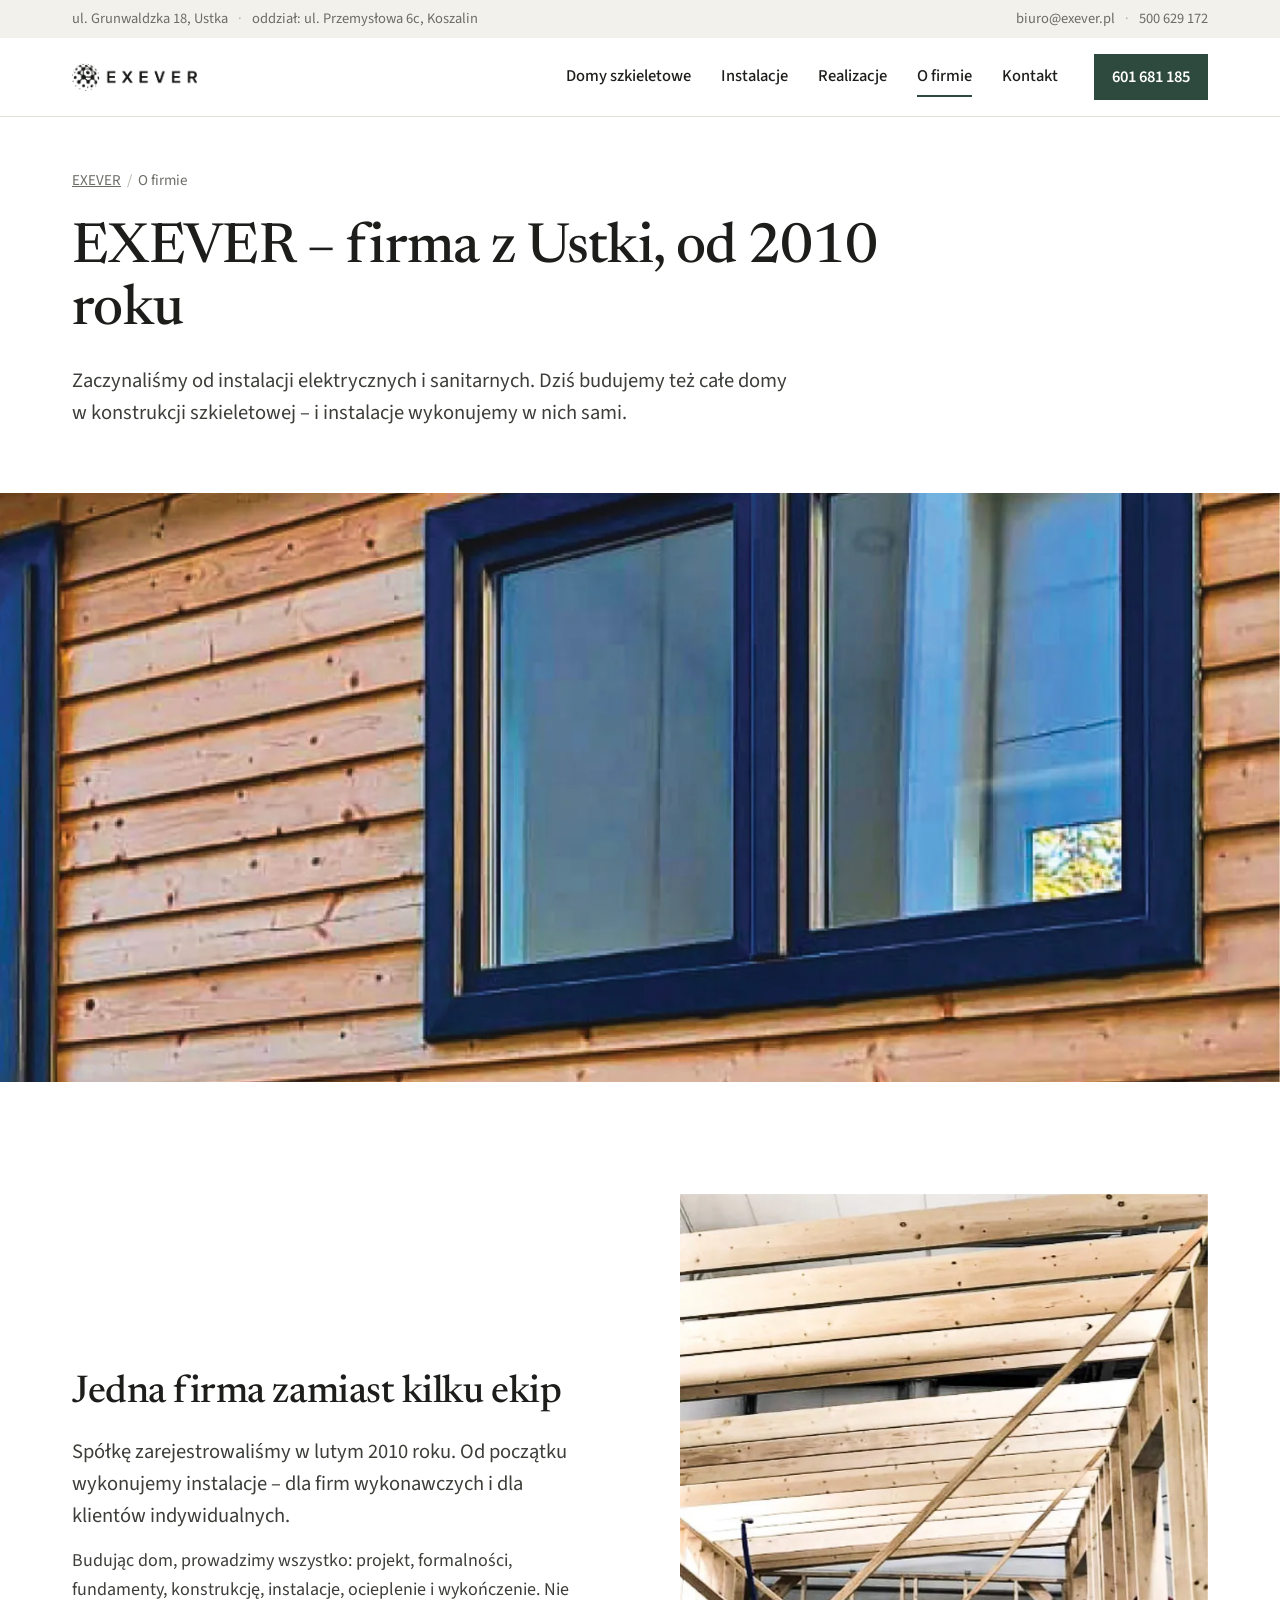
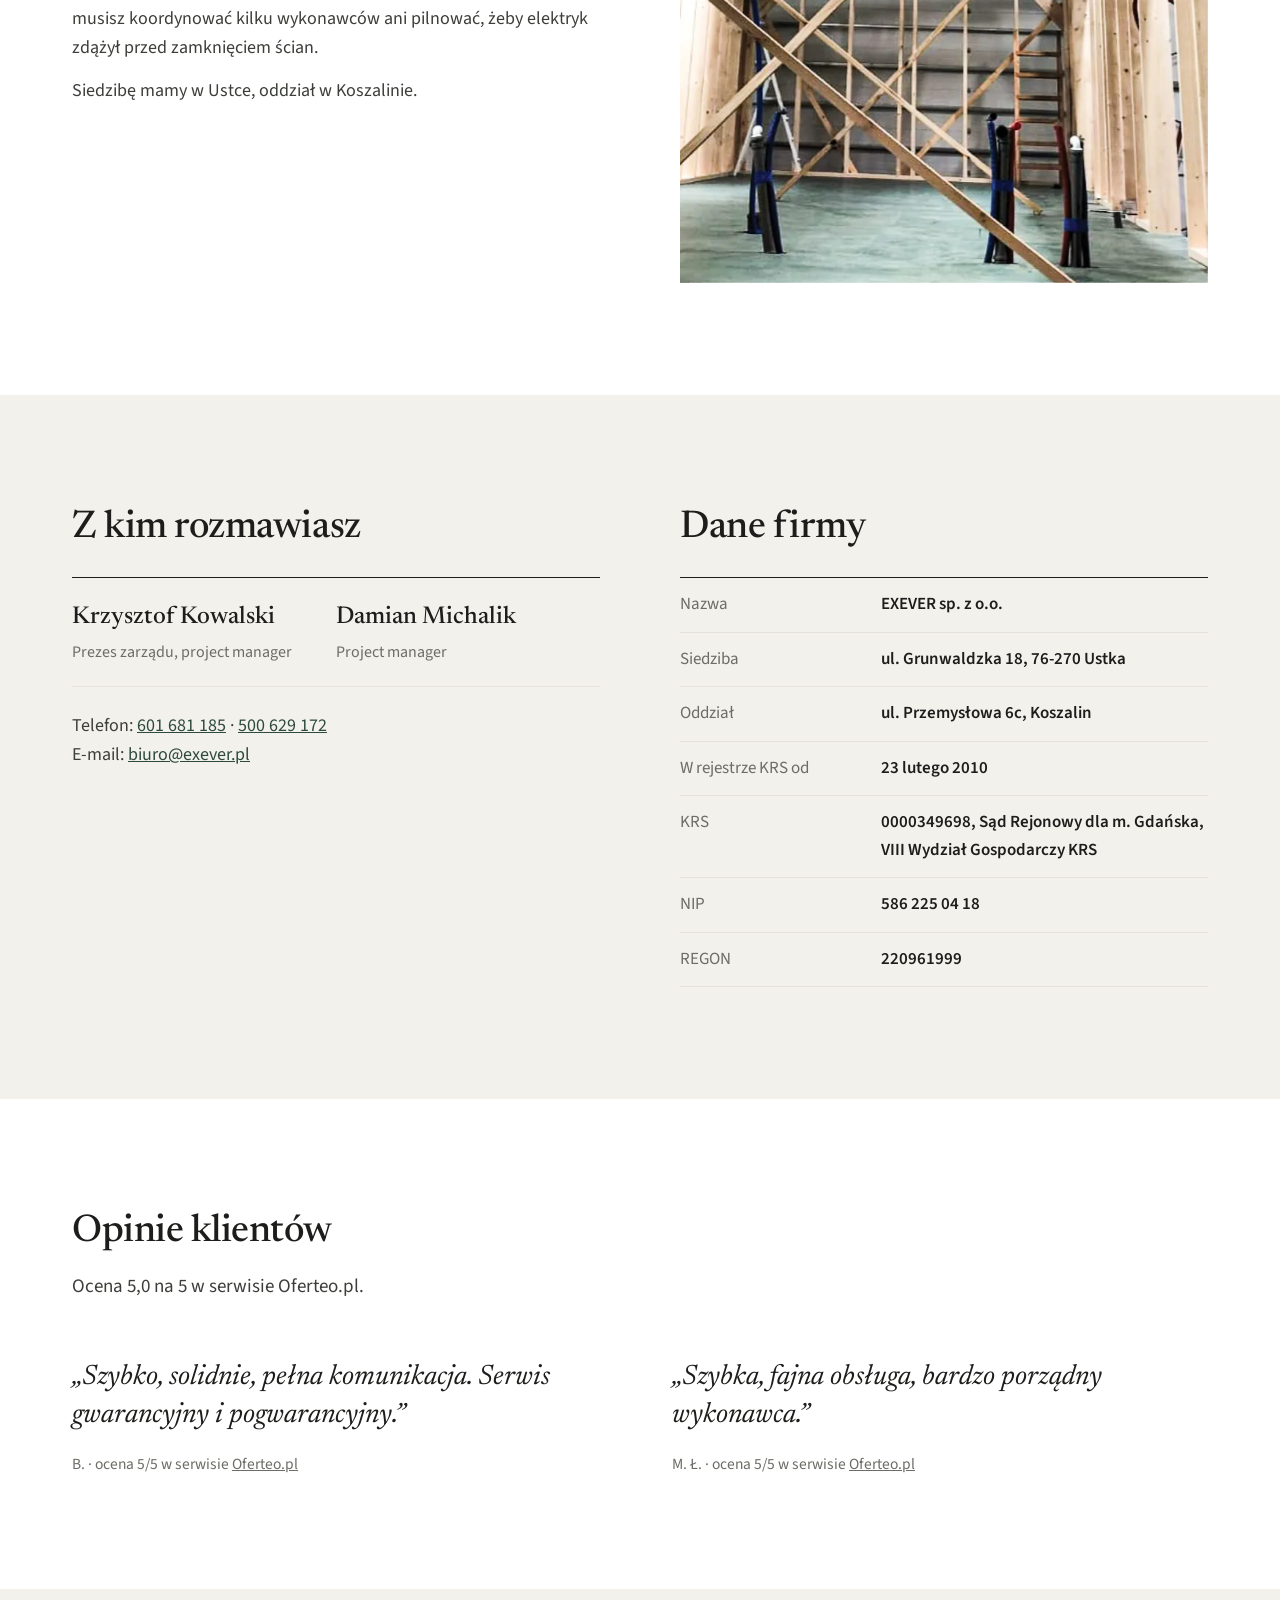
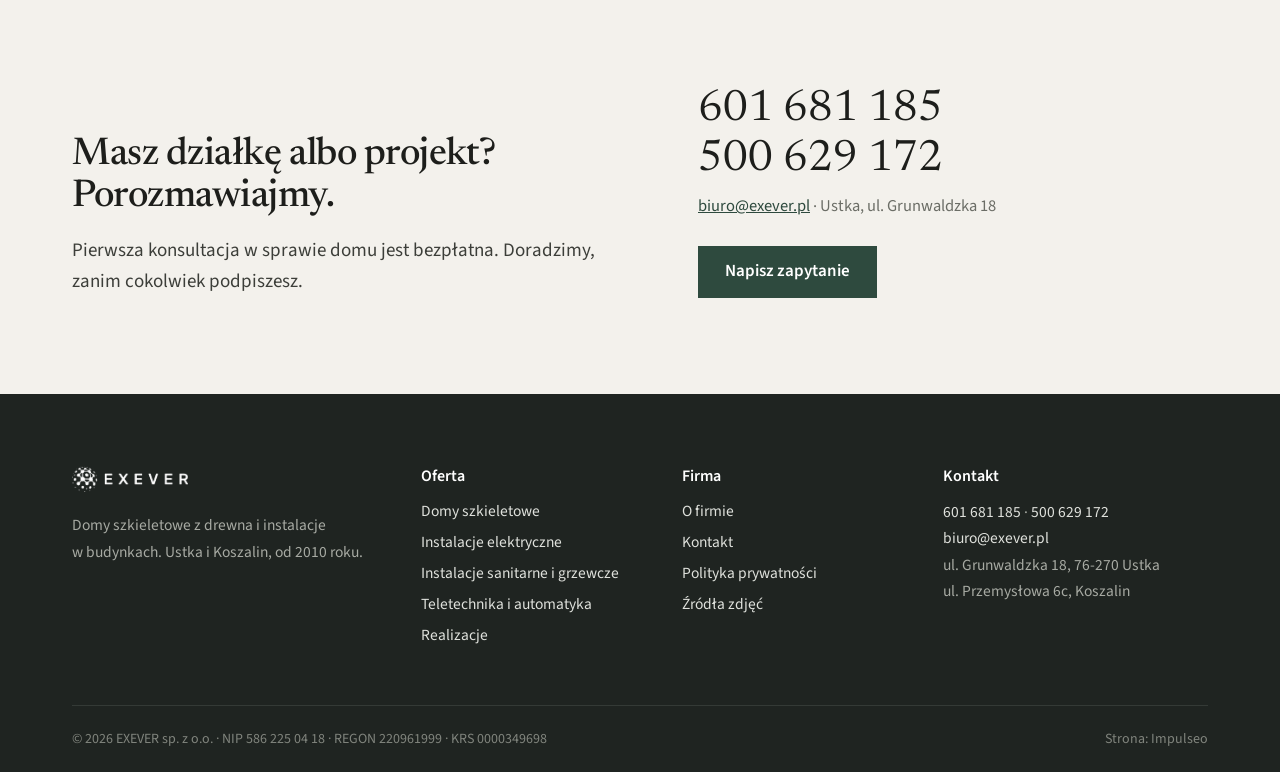
<file: o-firmie/index.html>
<!doctype html>
<html lang="pl">
<head>
<meta charset="utf-8">
<meta name="viewport" content="width=device-width, initial-scale=1">
<title>O firmie – EXEVER sp. z o.o., Ustka</title>
<meta name="description" content="EXEVER sp. z o.o. z Ustki, w KRS od 2010 roku: instalacje elektryczne, sanitarne i grzewcze oraz domy szkieletowe z drewna. Oddział w Koszalinie.">
<!-- DEMO: przy wdrożeniu usunąć noindex i podmienić adresy na domenę klienta -->
<meta name="robots" content="noindex, follow, max-image-preview:large, max-snippet:-1">
<link rel="canonical" href="https://impulseo-pl.github.io/exever/o-firmie/">
<link rel="alternate" hreflang="pl" href="https://impulseo-pl.github.io/exever/o-firmie/">
<link rel="alternate" hreflang="x-default" href="https://impulseo-pl.github.io/exever/o-firmie/">
<meta name="theme-color" content="#ffffff">
<meta name="color-scheme" content="light">
<meta name="format-detection" content="telephone=no">
<meta name="referrer" content="strict-origin-when-cross-origin">
<meta name="geo.region" content="PL-22">
<meta name="geo.placename" content="Ustka">
<meta name="geo.position" content="54.5804384;16.8703415">
<meta name="ICBM" content="54.5804384, 16.8703415">
<meta property="og:type" content="website">
<meta property="og:locale" content="pl_PL">
<meta property="og:site_name" content="EXEVER">
<meta property="og:title" content="O firmie – EXEVER sp. z o.o., Ustka">
<meta property="og:description" content="EXEVER sp. z o.o. z Ustki, w KRS od 2010 roku: instalacje elektryczne, sanitarne i grzewcze oraz domy szkieletowe z drewna. Oddział w Koszalinie.">
<meta property="og:url" content="https://impulseo-pl.github.io/exever/o-firmie/">
<meta property="og:image" content="https://impulseo-pl.github.io/exever/img/og.jpg">
<meta property="og:image:type" content="image/jpeg">
<meta property="og:image:width" content="1200">
<meta property="og:image:height" content="630">
<meta property="og:image:alt" content="Dom szkieletowy EXEVER z elewacją z desek">
<meta name="twitter:card" content="summary_large_image">
<meta name="twitter:title" content="O firmie – EXEVER sp. z o.o., Ustka">
<meta name="twitter:description" content="EXEVER sp. z o.o. z Ustki, w KRS od 2010 roku: instalacje elektryczne, sanitarne i grzewcze oraz domy szkieletowe z drewna. Oddział w Koszalinie.">
<meta name="twitter:image" content="https://impulseo-pl.github.io/exever/img/og.jpg">
<meta name="twitter:image:alt" content="Dom szkieletowy EXEVER z elewacją z desek">
<link rel="icon" href="../favicon.svg" type="image/svg+xml">
<link rel="apple-touch-icon" href="../apple-touch-icon.png">
<link rel="manifest" href="../site.webmanifest">
<link rel="sitemap" type="application/xml" href="../sitemap.xml">
<link rel="preload" href="../fonts/newsreader.woff2" as="font" type="font/woff2" crossorigin>
<link rel="preload" href="../fonts/source-sans.woff2" as="font" type="font/woff2" crossorigin>
<link rel="preload" as="image" href="../img/elewacja-1400.webp" imagesrcset="../img/elewacja-720.webp 720w, ../img/elewacja-1400.webp 1400w, ../img/elewacja-1549.webp 1549w" imagesizes="(min-width: 961px) 600px, 100vw" fetchpriority="high">
<script>document.documentElement.className='js'</script>
<style>@font-face{font-family:Newsreader;font-style:normal;font-weight:400 600;font-display:swap;src:url(../fonts/newsreader.woff2) format("woff2");unicode-range:U+0020-007E,U+00A0-00FF,U+2013-2014,U+2018-201E,U+2022,U+2026,U+20AC,U+2192}@font-face{font-family:Newsreader;font-style:normal;font-weight:400 600;font-display:swap;src:url(../fonts/newsreader-pl.woff2) format("woff2");unicode-range:U+0104-0107,U+0118-0119,U+0141-0144,U+015A-015B,U+0179-017C}@font-face{font-family:Newsreader;font-style:italic;font-weight:400 500;font-display:swap;src:url(../fonts/newsreader-italic.woff2) format("woff2");unicode-range:U+0020-007E,U+00A0-00FF,U+2013-2014,U+2018-201E,U+2022,U+2026,U+20AC,U+2192}@font-face{font-family:Newsreader;font-style:italic;font-weight:400 500;font-display:swap;src:url(../fonts/newsreader-italic-pl.woff2) format("woff2");unicode-range:U+0104-0107,U+0118-0119,U+0141-0144,U+015A-015B,U+0179-017C}@font-face{font-family:"Source Sans 3";font-style:normal;font-weight:400 700;font-display:swap;src:url(../fonts/source-sans.woff2) format("woff2");unicode-range:U+0020-007E,U+00A0-00FF,U+2013-2014,U+2018-201E,U+2022,U+2026,U+20AC,U+2192}@font-face{font-family:"Source Sans 3";font-style:normal;font-weight:400 700;font-display:swap;src:url(../fonts/source-sans-pl.woff2) format("woff2");unicode-range:U+0104-0107,U+0118-0119,U+0141-0144,U+015A-015B,U+0179-017C}:root{--ink:#1d1e1b;--text:#3c3e39;--muted:#6b6d66;--line:#e2dfd8;--paper:#fff;--stone:#f3f1ec;--stone-2:#e6e2da;--pine:#2e4a3e;--pine-d:#223830;--foot:#1f2421;--wrap:1200px;--serif:Newsreader,Georgia,"Times New Roman",serif;--sans:"Source Sans 3","Segoe UI",system-ui,-apple-system,sans-serif}*,*::before,*::after{box-sizing:border-box}html{-webkit-text-size-adjust:100%;scroll-behavior:smooth;scroll-padding-top:100px}body{margin:0;font:400 18px/1.62 var(--sans);color:var(--text);background:var(--paper);-webkit-font-smoothing:antialiased;overflow-x:clip}img{display:block;max-width:100%;height:auto}a{color:var(--pine)}a:hover{color:var(--ink)}h1,h2{font-family:var(--serif);font-weight:500;color:var(--ink);line-height:1.1;margin:0;letter-spacing:-.012em}h1{font-size:clamp(38px,4.4vw,60px)}h2{font-size:clamp(30px,3vw,42px)}h3,h4{font-family:var(--sans);font-weight:600;color:var(--ink);font-size:20px;line-height:1.3;margin:0}p{margin:0}p+p{margin-top:14px}ul,ol{margin:0;padding:0}.wrap{width:100%;max-width:var(--wrap);margin:0 auto;padding:0 32px}.skip{position:absolute;left:-9999px;top:0;background:var(--pine);color:#fff;padding:10px 16px;z-index:99}.skip:focus{left:12px;top:12px}:focus-visible{outline:2px solid var(--pine);outline-offset:3px}.vh{position:absolute!important;width:1px;height:1px;overflow:hidden;clip:rect(0 0 0 0);white-space:nowrap}.topbar{background:var(--stone);font-size:14.5px;color:var(--muted)}.topbar .wrap{display:flex;justify-content:space-between;gap:24px;height:38px;align-items:center}.topbar a{color:var(--muted);text-decoration:none}.topbar a:hover{color:var(--ink)}.topbar span+span::before{content:"·";margin:0 10px;color:#b3b0a8}.site-head{position:sticky;top:0;z-index:50;background:#fff;border-bottom:1px solid var(--line)}.head-in{display:flex;align-items:center;gap:32px;height:78px}.brand{display:flex;align-items:center;flex:none}.brand img{height:28px;width:auto}.menu{display:flex;align-items:center;gap:30px;margin-left:auto}.menu a{color:var(--ink);text-decoration:none;font-size:16.5px;font-weight:500;padding:6px 0;border-bottom:2px solid transparent}.menu a:hover{border-bottom-color:var(--line)}.menu a[aria-current=page]{border-bottom-color:var(--pine)}.menu .head-tel{background:var(--pine);color:#fff;padding:10px 18px;border:0;font-weight:600;margin-left:6px}.menu .head-tel:hover{background:var(--pine-d);color:#fff}.menu-btn{display:none;margin-left:auto;background:none;border:1px solid var(--line);font:inherit;font-size:16px;font-weight:600;padding:8px 14px;color:var(--ink);cursor:pointer}.btn{display:inline-flex;align-items:center;justify-content:center;min-height:52px;padding:0 26px;font-weight:600;font-size:17px;text-decoration:none;border:1.5px solid transparent;cursor:pointer;font-family:inherit;transition:background .15s,color .15s}.btn-main{background:var(--pine);color:#fff}.btn-main:hover{background:var(--pine-d);color:#fff}.btn-sec{border-color:var(--ink);color:var(--ink);background:#fff}.btn-sec:hover{background:var(--ink);color:#fff}.actions{display:flex;flex-wrap:wrap;gap:12px;margin-top:34px}.more{font-weight:600;color:var(--pine);text-decoration:underline;text-underline-offset:4px;text-decoration-thickness:1px}.more:hover{color:var(--ink)}.sec{padding:112px 0;overflow-x:clip}.sec-stone{background:var(--stone)}.sec:not(.sec-stone)+.sec:not(.sec-stone){padding-top:0}.lead{font-size:20.5px;line-height:1.55;color:var(--text)}.sec-head{max-width:760px;margin-bottom:56px}.sec-head p{margin-top:18px;font-size:19px}.sec-head-row{display:flex;justify-content:space-between;align-items:flex-end;gap:32px;margin-bottom:48px}.sec-head-row .sec-head{margin-bottom:0}.hero{display:grid;grid-template-columns:minmax(0,1fr) minmax(0,1.05fr);align-items:stretch;border-bottom:1px solid var(--line)}.hero-txt{padding:80px 64px 80px max(32px,calc((100vw - var(--wrap)) / 2 + 32px));display:flex;flex-direction:column;justify-content:center}.hero .lead{margin-top:26px;max-width:540px}.hero-note{margin-top:40px;padding-top:20px;border-top:1px solid var(--line);font-size:16px;color:var(--muted);max-width:540px}.hero-note b{color:var(--ink);font-weight:600}.hero-img{margin:0;min-height:560px;max-height:760px;height:calc(100vh - 116px);position:relative;overflow:hidden}.hero-img img{position:absolute;inset:0;width:100%;height:100%;object-fit:cover;object-position:50% 45%}.phead{padding:52px 0 64px}.phead h1{max-width:900px}.phead .lead{margin-top:22px;max-width:720px}.phead.line{border-bottom:1px solid var(--line)}.crumbs ol{list-style:none;display:flex;flex-wrap:wrap;gap:6px;font-size:15px;color:var(--muted);margin-bottom:26px}.crumbs li+li::before{content:"/";margin-right:6px;color:#b3b0a8}.crumbs a{color:var(--muted)}.crumbs a:hover{color:var(--ink)}.wide-img{overflow:hidden}.wide-img img{width:100%;height:clamp(280px,46vw,620px);object-fit:cover}.row{display:grid;grid-template-columns:1fr 1fr;gap:80px;align-items:center}.row+.row{margin-top:104px}.row.rev .row-img{order:2}.row-img img{width:100%}.row-img .pair{display:grid;grid-template-columns:1.2fr 1fr;gap:14px;align-items:end}.row-img .pair img{object-fit:cover;aspect-ratio:3/4}.row-img .pair img+img{aspect-ratio:3/3.5}.row-txt h2,.row-txt .h{margin-bottom:22px}.h{font-family:var(--serif);font-weight:500;font-size:clamp(27px,2.5vw,36px);line-height:1.15;color:var(--ink);letter-spacing:-.01em}.figcap{font-size:14.5px;color:var(--muted);margin-top:10px}.list{list-style:none;margin:26px 0 30px;border-top:1px solid var(--line)}.list li{padding:11px 0 11px 22px;border-bottom:1px solid var(--line);position:relative}.list li::before{content:"";position:absolute;left:2px;top:22px;width:7px;height:7px;background:var(--pine)}.sec-stone .list,.sec-stone .list li{border-color:var(--stone-2)}.list b{color:var(--ink);font-weight:600}.spec{margin:30px 0 0;border-top:1px solid var(--ink)}.spec div{display:grid;grid-template-columns:190px 1fr;gap:20px;padding:13px 0;border-bottom:1px solid var(--line)}.sec-stone .spec div{border-bottom-color:var(--stone-2)}.spec dt{color:var(--muted)}.spec dd{margin:0;color:var(--ink);font-weight:600}.wall{display:grid;grid-template-columns:1.25fr 1fr;gap:64px;align-items:center}.wall-fig{margin:0;position:relative;background:#fff;padding:28px;border:1px solid var(--line)}.wall-pic{position:relative}.wall-pic img{width:100%}.pin{position:absolute;transform:translate(-50%,-50%);width:30px;height:30px;border-radius:50%;background:var(--ink);color:#fff;font-size:14px;font-weight:600;display:grid;place-items:center;border:2px solid #fff;transition:background .15s}.pin.on{background:var(--pine)}.layers{list-style:none;counter-reset:l;border-top:1px solid var(--ink)}.layers li{counter-increment:l;display:grid;grid-template-columns:30px 1fr;gap:14px;padding:15px 0;border-bottom:1px solid var(--stone-2);cursor:default}.layers li::before{content:counter(l) ".";font-family:var(--serif);font-size:20px;color:var(--pine);line-height:1.3}.layers li.on b{color:var(--pine)}.layers b{display:block;color:var(--ink);font-weight:600}.layers span{font-size:16px;color:var(--muted)}.src{font-size:14.5px;color:var(--muted);margin-top:14px}.inst{display:grid;grid-template-columns:repeat(3,1fr);gap:0 56px;border-top:1px solid var(--ink)}.inst>div{padding-top:28px}.inst h3{margin-bottom:14px}.inst ul{list-style:none;display:grid;gap:8px}.inst li{padding-left:18px;position:relative}.inst li::before{content:"";position:absolute;left:1px;top:11px;width:6px;height:6px;background:var(--pine)}.proj{display:grid;grid-template-columns:repeat(3,1fr);gap:40px 24px}.proj figure{margin:0}.proj img{width:100%;aspect-ratio:4/3;object-fit:cover}.proj figcaption{margin-top:12px;font-size:16.5px;color:var(--ink);font-weight:600;line-height:1.35}.proj figcaption small{display:block;font-weight:400;color:var(--muted);font-size:15px}.filters{display:flex;flex-wrap:wrap;gap:28px;margin-bottom:36px;border-bottom:1px solid var(--line)}.filters button{font:inherit;font-size:17px;font-weight:600;padding:0 0 12px;border:0;border-bottom:2px solid transparent;margin-bottom:-1px;background:none;cursor:pointer;color:var(--muted)}.filters button[aria-pressed=true]{color:var(--ink);border-bottom-color:var(--pine)}.gallery{display:grid;grid-template-columns:repeat(3,1fr);gap:40px 24px}.gallery a{display:block;color:inherit;text-decoration:none}.gallery .gimg{display:block}.gallery img{width:100%;aspect-ratio:4/3;object-fit:cover}.gallery a:hover .gcap{text-decoration:underline;text-underline-offset:3px}.gallery .gcap{display:block;padding:12px 0 0;font-size:16.5px;color:var(--ink);font-weight:600;line-height:1.35}.gallery .gcap small{display:block;color:var(--muted);font-weight:400;font-size:15px}.gallery [hidden]{display:none}.lb{position:fixed;inset:0;z-index:200;background:rgba(18,19,17,.95);display:none;align-items:center;justify-content:center;flex-direction:column;padding:56px 64px}.lb.open{display:flex}.lb img{max-width:100%;max-height:calc(100vh - 150px);object-fit:contain}.lb p{color:#e6e3dc;margin-top:14px;font-size:15px;text-align:center}.lb button{position:absolute;background:none;border:0;color:#fff;font-size:40px;line-height:1;cursor:pointer;padding:10px 16px;font-family:inherit}.lb .x{top:10px;right:14px}.lb .prev{left:8px;top:50%;transform:translateY(-50%)}.lb .next{right:8px;top:50%;transform:translateY(-50%)}.steps{display:grid;grid-template-columns:1fr 1fr;gap:0 80px}.steps h3{font-size:15px;text-transform:uppercase;letter-spacing:.06em;color:var(--muted);font-weight:600;padding-bottom:12px;border-bottom:1px solid var(--ink)}.steps ol{list-style:none}.steps li{display:grid;grid-template-columns:48px 1fr;gap:6px;padding:20px 0;border-bottom:1px solid var(--line)}.sec-stone .steps li{border-bottom-color:var(--stone-2)}.steps li>span{font-family:var(--serif);font-size:28px;line-height:1;color:var(--pine)}.steps b{display:block;color:var(--ink);font-weight:600;font-size:18px}.steps p{font-size:16.5px;color:var(--muted);margin-top:4px}.reviews{display:grid;grid-template-columns:1fr 1fr;gap:64px}.review{margin:0}.review blockquote{margin:0 0 18px;font-family:var(--serif);font-style:italic;font-size:clamp(23px,2.2vw,29px);line-height:1.35;color:var(--ink)}.review figcaption{font-size:15.5px;color:var(--muted)}.review figcaption a{color:var(--muted)}.people{display:grid;grid-template-columns:repeat(2,1fr);border-top:1px solid var(--ink)}.people>div{padding:20px 20px 20px 0;border-bottom:1px solid var(--stone-2)}.people b{display:block;font-family:var(--serif);font-weight:500;font-size:24px;color:var(--ink)}.people span{color:var(--muted);font-size:16px}.facts{width:100%;border-collapse:collapse;font-size:17px;border-top:1px solid var(--ink)}.facts th,.facts td{text-align:left;padding:13px 0;border-bottom:1px solid var(--stone-2);vertical-align:top}.facts th{font-weight:400;color:var(--muted);width:38%;padding-right:20px}.facts td{color:var(--ink);font-weight:600}.faq{border-top:1px solid var(--ink);max-width:880px}.faq details{border-bottom:1px solid var(--line)}.faq summary{list-style:none;cursor:pointer;padding:22px 44px 22px 0;font-weight:600;color:var(--ink);font-size:19px;position:relative}.faq summary::-webkit-details-marker{display:none}.faq summary::after{content:"+";position:absolute;right:4px;top:16px;font-size:28px;font-weight:400;color:var(--pine)}.faq details[open] summary::after{content:"–"}.faq details p{padding:0 44px 24px 0}.cta{background:var(--stone);padding:96px 0;overflow-x:clip}.cta .wrap{display:grid;grid-template-columns:1.1fr 1fr;gap:64px;align-items:end}.cta p{margin-top:18px;font-size:19px;max-width:560px}.cta-tel{display:block;font-family:var(--serif);font-size:clamp(32px,3.4vw,46px);color:var(--ink);text-decoration:none;line-height:1.15}.cta-tel:hover{color:var(--pine)}.cta-side p{margin-top:8px;font-size:16.5px;color:var(--muted)}.cta .actions{margin-top:26px}.contact{display:grid;grid-template-columns:1fr 1.1fr;gap:80px;align-items:start}.tel-big{display:block;font-family:var(--serif);font-size:clamp(34px,3.6vw,48px);color:var(--ink);text-decoration:none;line-height:1.15}.tel-big:hover{color:var(--pine)}.c-block{padding:22px 0;border-bottom:1px solid var(--line)}.c-block:first-of-type{border-top:1px solid var(--ink)}.c-block h3{font-size:15px;color:var(--muted);font-weight:400;margin-bottom:6px}.c-block p{color:var(--ink);font-weight:600}.c-grid{display:grid;grid-template-columns:1fr 1fr;gap:24px}.map{margin-top:28px;border:1px solid var(--line);background:#fff}.map iframe{display:block;width:100%;height:280px;border:0}.map a{display:block;padding:12px 14px;font-size:15.5px;border-top:1px solid var(--line);font-weight:600}.form{background:var(--stone);padding:44px}.form h2{margin-bottom:8px}.form>p{margin-bottom:28px;color:var(--muted)}.field{margin-bottom:18px}.field label,.field legend{display:block;font-size:16px;font-weight:600;color:var(--ink);margin-bottom:7px}.field input[type=text],.field input[type=tel],.field input[type=email],.field textarea{width:100%;font:inherit;font-size:17px;padding:13px 14px;border:1px solid #cfcbc2;background:#fff;color:var(--ink);border-radius:0}.field input::placeholder,.field textarea::placeholder{color:#9a978f}.field input:focus,.field textarea:focus{outline:2px solid var(--pine);outline-offset:0;border-color:var(--pine)}.field textarea{min-height:120px;resize:vertical}.row2{display:grid;grid-template-columns:1fr 1fr;gap:14px}fieldset{border:0;padding:0;margin:0 0 18px}.opts{display:grid;grid-template-columns:1fr 1fr;gap:6px 18px}.opts label{display:flex;align-items:center;gap:10px;font-size:16.5px;font-weight:400;cursor:pointer;margin:0;padding:6px 0;color:var(--text)}.opts input{accent-color:var(--pine);width:18px;height:18px;margin:0}.consent{display:flex;gap:10px;align-items:flex-start;font-size:15px;color:var(--muted);margin:8px 0 24px}.consent input{accent-color:var(--pine);width:18px;height:18px;margin:3px 0 0;flex:none}.form .btn{width:100%}.form-msg{margin-top:14px;font-size:15.5px;min-height:22px}.form-msg.err{color:#a4372a}.form-msg.ok{color:var(--pine);font-weight:600}.site-foot{background:var(--foot);color:#a7aaa3;font-size:15.5px;padding:72px 0 0}.foot-grid{display:grid;grid-template-columns:1.4fr 1fr 1fr 1.2fr;gap:40px}.site-foot img{height:26px;width:auto;margin-bottom:20px}.site-foot h3{color:#fff;font-size:16px;margin-bottom:12px}.site-foot a{color:#dfe1dc;text-decoration:none}.site-foot a:hover{text-decoration:underline}.site-foot ul{list-style:none;display:grid;gap:6px}.site-foot p{line-height:1.7}.foot-bottom{display:flex;justify-content:space-between;gap:20px;flex-wrap:wrap;margin-top:56px;padding:22px 0;border-top:1px solid #343a36;font-size:14px;color:#80847d}.js [data-in]{opacity:0;transition:opacity .9s ease-out,transform .9s cubic-bezier(.2,.7,.2,1);will-change:transform}.js [data-in=l]{transform:translateX(-90px)}.js [data-in=r]{transform:translateX(90px)}.js [data-in].in{opacity:1;transform:none}.mbar{display:none}.doc{max-width:780px}.doc h2{font-size:28px;margin:36px 0 10px}@media (max-width:1080px){.menu{gap:22px}.row,.wall,.contact{gap:52px}.hero-txt{padding-right:44px}}@media (max-width:960px){.topbar{display:none}.menu-btn{display:block}.menu{display:none;position:absolute;left:0;right:0;top:78px;background:#fff;flex-direction:column;align-items:stretch;gap:0;padding:4px 32px 22px;border-bottom:1px solid var(--line)}.menu.open{display:flex}.menu a{padding:14px 0;border-bottom:1px solid var(--line);font-size:18px}.menu a[aria-current=page]{border-bottom-color:var(--line);color:var(--pine)}.menu .head-tel{margin:16px 0 0;text-align:center;padding:14px}.hero{grid-template-columns:1fr}.hero-txt{padding:48px 32px 44px}.hero-img{height:auto;min-height:0;aspect-ratio:4/3}.row,.wall,.contact,.cta .wrap{grid-template-columns:1fr}.row.rev .row-img{order:0}.row+.row{margin-top:72px}.inst{grid-template-columns:1fr;gap:0}.proj,.gallery{grid-template-columns:1fr 1fr}.steps{grid-template-columns:1fr}.steps>div+div{margin-top:40px}.reviews{gap:40px}.foot-grid{grid-template-columns:1fr 1fr}.js [data-in=l]{transform:translateX(-40px)}.js [data-in=r]{transform:translateX(40px)}}@media (max-width:680px){body{font-size:17px;padding-bottom:62px}.wrap{padding:0 18px}.head-in{height:64px}.menu{top:64px;padding:4px 18px 20px}.brand img{height:23px}html{scroll-padding-top:76px}.sec{padding:72px 0}.sec-head{margin-bottom:36px}.sec-head-row{flex-direction:column;align-items:flex-start;margin-bottom:32px}h1{font-size:clamp(34px,9vw,42px)}.lead{font-size:18.5px}.hero-txt{padding:36px 18px 36px}.hero .actions .btn{flex:1 1 100%}.phead{padding:32px 0 44px}.reviews{grid-template-columns:1fr}.row-img .pair{gap:8px}.spec div{grid-template-columns:1fr;gap:0}.proj,.gallery{grid-template-columns:1fr;gap:28px}.people{grid-template-columns:1fr}.c-grid,.row2,.opts{grid-template-columns:1fr}.form{padding:28px 18px}.foot-grid{grid-template-columns:1fr;gap:28px}.pin{width:24px;height:24px;font-size:12px}.wall-fig{padding:10px}.cta{padding:64px 0}.lb{padding:50px 8px}.mbar{display:grid;grid-template-columns:1fr 1fr;position:fixed;left:0;right:0;bottom:0;z-index:60;background:#fff;border-top:1px solid var(--line)}.mbar a{display:flex;align-items:center;justify-content:center;height:60px;font-weight:600;text-decoration:none;color:var(--ink);font-size:17px}.mbar a+a{background:var(--pine);color:#fff}}@media (prefers-reduced-motion:reduce){*{transition:none!important;scroll-behavior:auto!important}.js [data-in]{opacity:1;transform:none}}@media print{.topbar,.site-head,.mbar,.cta,.menu-btn{display:none!important}.js [data-in]{opacity:1;transform:none}}</style>
<script type="application/ld+json">{"@context":"https://schema.org","@graph":[{"@type":"AboutPage","@id":"https://impulseo-pl.github.io/exever/o-firmie/#strona","url":"https://impulseo-pl.github.io/exever/o-firmie/","name":"O firmie – EXEVER sp. z o.o., Ustka","description":"EXEVER sp. z o.o. z Ustki, w KRS od 2010 roku: instalacje elektryczne, sanitarne i grzewcze oraz domy szkieletowe z drewna. Oddział w Koszalinie.","inLanguage":"pl-PL","isPartOf":{"@id":"https://impulseo-pl.github.io/exever/#witryna"},"about":{"@id":"https://impulseo-pl.github.io/exever/#firma"},"dateModified":"2026-09-28","primaryImageOfPage":{"@type":"ImageObject","url":"https://impulseo-pl.github.io/exever/img/elewacja-1549.webp"},"breadcrumb":{"@id":"https://impulseo-pl.github.io/exever/o-firmie/#okruszki"}},{"@type":"HomeAndConstructionBusiness","@id":"https://impulseo-pl.github.io/exever/#firma","name":"EXEVER sp. z o.o.","alternateName":"EXEVER","description":"Domy szkieletowe z drewna od projektu do odbioru oraz instalacje elektryczne, sanitarne, grzewcze i teletechniczne. Ustka i Koszalin, od 2010 roku.","url":"https://impulseo-pl.github.io/exever/","logo":"https://impulseo-pl.github.io/exever/img/sygnet.png","image":"https://impulseo-pl.github.io/exever/img/og.jpg","telephone":"+48601681185","email":"biuro@exever.pl","foundingDate":"2010-02-23","vatID":"PL5862250418","identifier":[{"@type":"PropertyValue","propertyID":"KRS","value":"0000349698"},{"@type":"PropertyValue","propertyID":"REGON","value":"220961999"}],"address":{"@type":"PostalAddress","streetAddress":"ul. Grunwaldzka 18","postalCode":"76-270","addressLocality":"Ustka","addressRegion":"pomorskie","addressCountry":"PL"},"geo":{"@type":"GeoCoordinates","latitude":54.5804384,"longitude":16.8703415},"department":{"@type":"HomeAndConstructionBusiness","name":"EXEVER – oddział Koszalin","telephone":"+48601681185","address":{"@type":"PostalAddress","streetAddress":"ul. Przemysłowa 6c","addressLocality":"Koszalin","addressRegion":"zachodniopomorskie","addressCountry":"PL"}},"hasMap":"https://www.google.com/maps/search/?api=1&query=EXEVER+Grunwaldzka+18+Ustka","sameAs":["https://www.oferteo.pl/exever-spolka-z-ograniczona-odpowiedzialnoscia/firma/4053523"],"contactPoint":[{"@type":"ContactPoint","telephone":"+48601681185","email":"biuro@exever.pl","contactType":"customer service","areaServed":"PL","availableLanguage":"pl"},{"@type":"ContactPoint","telephone":"+48500629172","contactType":"sales","areaServed":"PL","availableLanguage":"pl"}],"knowsAbout":["domy szkieletowe","domy kanadyjskie","konstrukcje drewniane","instalacje elektryczne","instalacje odgromowe","fotowoltaika","instalacje wodno-kanalizacyjne","instalacje grzewcze","kotłownie gazowe","kotłownie na pellet","pompy ciepła","instalacje teletechniczne","automatyka budynkowa"],"areaServed":[{"@type":"Country","name":"Polska"},{"@type":"AdministrativeArea","name":"województwo pomorskie"},{"@type":"AdministrativeArea","name":"województwo zachodniopomorskie"}],"employee":[{"@type":"Person","name":"Krzysztof Kowalski","jobTitle":"Prezes zarządu, project manager"},{"@type":"Person","name":"Damian Michalik","jobTitle":"Project manager"}],"hasOfferCatalog":{"@type":"OfferCatalog","name":"Usługi","itemListElement":[{"@type":"Offer","itemOffered":{"@type":"Service","name":"Domy szkieletowe z drewna pod klucz","url":"https://impulseo-pl.github.io/exever/domy-szkieletowe/"}},{"@type":"Offer","itemOffered":{"@type":"Service","name":"Instalacje elektryczne","url":"https://impulseo-pl.github.io/exever/instalacje/#elektryczne"}},{"@type":"Offer","itemOffered":{"@type":"Service","name":"Instalacje fotowoltaiczne","url":"https://impulseo-pl.github.io/exever/instalacje/#elektryczne"}},{"@type":"Offer","itemOffered":{"@type":"Service","name":"Instalacje sanitarne i grzewcze","url":"https://impulseo-pl.github.io/exever/instalacje/#sanitarne"}},{"@type":"Offer","itemOffered":{"@type":"Service","name":"Kotłownie gazowe i na pellet","url":"https://impulseo-pl.github.io/exever/instalacje/#sanitarne"}},{"@type":"Offer","itemOffered":{"@type":"Service","name":"Pompy ciepła","url":"https://impulseo-pl.github.io/exever/instalacje/#sanitarne"}},{"@type":"Offer","itemOffered":{"@type":"Service","name":"Instalacje teletechniczne i monitoring","url":"https://impulseo-pl.github.io/exever/instalacje/#teletechnika"}},{"@type":"Offer","itemOffered":{"@type":"Service","name":"Automatyka budynkowa","url":"https://impulseo-pl.github.io/exever/instalacje/#teletechnika"}}]}},{"@type":"WebSite","@id":"https://impulseo-pl.github.io/exever/#witryna","url":"https://impulseo-pl.github.io/exever/","name":"EXEVER","alternateName":"EXEVER sp. z o.o.","inLanguage":"pl-PL","publisher":{"@id":"https://impulseo-pl.github.io/exever/#firma"}},{"@type":"BreadcrumbList","@id":"https://impulseo-pl.github.io/exever/o-firmie/#okruszki","itemListElement":[{"@type":"ListItem","position":1,"name":"EXEVER","item":"https://impulseo-pl.github.io/exever/"},{"@type":"ListItem","position":2,"name":"O firmie","item":"https://impulseo-pl.github.io/exever/o-firmie/"}]}]}</script>
</head>
<body>
<a class="skip" href="#tresc">Przejdź do treści</a>
<div class="topbar">
  <div class="wrap">
    <div><span>ul. Grunwaldzka 18, Ustka</span><span>oddział: ul. Przemysłowa 6c, Koszalin</span></div>
    <div><span><a href="mailto:biuro@exever.pl">biuro@exever.pl</a></span><span><a href="tel:+48500629172">500 629 172</a></span></div>
  </div>
</div>
<header class="site-head">
  <div class="wrap head-in">
    <a class="brand" href="../" aria-label="EXEVER – strona główna"><img src="../img/logo.png" width="535" height="120" alt="EXEVER"></a>
    <button class="menu-btn" type="button" aria-expanded="false" aria-controls="menu">Menu</button>
    <nav class="menu" id="menu" aria-label="Menu główne">
      <a href="../domy-szkieletowe/">Domy szkieletowe</a>
      <a href="../instalacje/">Instalacje</a>
      <a href="../realizacje/">Realizacje</a>
      <a href="../o-firmie/" aria-current="page">O&nbsp;firmie</a>
      <a href="../kontakt/">Kontakt</a>
      <a class="head-tel" href="tel:+48601681185">601 681 185</a>
    </nav>
  </div>
</header>
<main id="tresc">

<section class="phead">
  <div class="wrap">
    <nav class="crumbs" aria-label="Jesteś tutaj"><ol><li><a href="../">EXEVER</a></li><li aria-current="page">O&nbsp;firmie</li></ol></nav>
    <h1>EXEVER – firma z&nbsp;Ustki, od 2010 roku</h1>
    <p class="lead">Zaczynaliśmy od instalacji elektrycznych i&nbsp;sanitarnych. Dziś budujemy też całe domy w&nbsp;konstrukcji szkieletowej – i&nbsp;instalacje wykonujemy w&nbsp;nich sami.</p>
  </div>
</section>
<div class="wide-img"><img src="../img/elewacja-1400.webp" srcset="../img/elewacja-720.webp 720w, ../img/elewacja-1400.webp 1400w, ../img/elewacja-1549.webp 1549w" sizes="100vw" width="1400" height="1717" alt="Elewacja z desek domu szkieletowego EXEVER" fetchpriority="high"></div>

<section class="sec">
  <div class="wrap">
    <div class="row">
      <div class="row-txt" data-in="l">
        <h2>Jedna firma zamiast kilku ekip</h2>
        <p class="lead">Spółkę zarejestrowaliśmy w&nbsp;lutym 2010 roku. Od początku wykonujemy instalacje – dla firm wykonawczych i&nbsp;dla klientów indywidualnych.</p>
        <p>Budując dom, prowadzimy wszystko: projekt, formalności, fundamenty, konstrukcję, instalacje, ocieplenie i&nbsp;wykończenie. Nie musisz koordynować kilku wykonawców ani pilnować, żeby elektryk zdążył przed zamknięciem ścian.</p>
        <p>Siedzibę mamy w&nbsp;Ustce, oddział w&nbsp;Koszalinie.</p>
      </div>
      <div class="row-img" data-in="r">
        <img src="../img/szkielet-hala-1400.webp" srcset="../img/szkielet-hala-720.webp 720w, ../img/szkielet-hala-1400.webp 1400w, ../img/szkielet-hala-1509.webp 1509w" sizes="(min-width: 961px) 564px, 100vw" width="1400" height="1829" alt="Konstrukcja szkieletowa domu EXEVER w hali" loading="lazy" decoding="async">
      </div>
    </div>
  </div>
</section>

<section class="sec sec-stone">
  <div class="wrap">
    <div class="row" style="align-items:start">
      <div>
        <h2 style="margin-bottom:28px">Z&nbsp;kim rozmawiasz</h2>
        <div class="people">
          <div><b>Krzysztof Kowalski</b><span>Prezes zarządu, project manager</span></div>
          <div><b>Damian Michalik</b><span>Project manager</span></div>
        </div>
        <p style="margin-top:24px">Telefon: <a href="tel:+48601681185">601 681 185</a> · <a href="tel:+48500629172">500 629 172</a><br>E-mail: <a href="mailto:biuro@exever.pl">biuro@exever.pl</a></p>
      </div>
      <div>
        <h2 style="margin-bottom:28px">Dane firmy</h2>
        <table class="facts">
          <tr><th scope="row">Nazwa</th><td>EXEVER sp. z&nbsp;o.o.</td></tr>
          <tr><th scope="row">Siedziba</th><td>ul. Grunwaldzka 18, 76-270 Ustka</td></tr>
          <tr><th scope="row">Oddział</th><td>ul. Przemysłowa 6c, Koszalin</td></tr>
          <tr><th scope="row">W&nbsp;rejestrze KRS od</th><td>23 lutego 2010</td></tr>
          <tr><th scope="row">KRS</th><td>0000349698, Sąd Rejonowy dla m. Gdańska, VIII Wydział Gospodarczy KRS</td></tr>
          <tr><th scope="row">NIP</th><td>586 225 04 18</td></tr>
          <tr><th scope="row">REGON</th><td>220961999</td></tr>
        </table>
      </div>
    </div>
  </div>
</section>

<section class="sec">
  <div class="wrap">
    <div class="sec-head"><h2>Opinie klientów</h2><p>Ocena 5,0 na 5 w&nbsp;serwisie Oferteo.pl.</p></div>
    <div class="reviews">
      <figure class="review" data-in="l">
        <blockquote>„Szybko, solidnie, pełna komunikacja. Serwis gwarancyjny i&nbsp;pogwarancyjny.”</blockquote>
        <figcaption>B. · ocena 5/5 w&nbsp;serwisie <a href="https://www.oferteo.pl/exever-spolka-z-ograniczona-odpowiedzialnoscia/firma/4053523" rel="noopener">Oferteo.pl</a></figcaption>
      </figure>
      <figure class="review" data-in="r">
        <blockquote>„Szybka, fajna obsługa, bardzo porządny wykonawca.”</blockquote>
        <figcaption>M. Ł. · ocena 5/5 w&nbsp;serwisie <a href="https://www.oferteo.pl/exever-spolka-z-ograniczona-odpowiedzialnoscia/firma/4053523" rel="noopener">Oferteo.pl</a></figcaption>
      </figure>
    </div>
  </div>
</section>
<section class="cta">
  <div class="wrap">
    <div data-in="l">
      <h2>Masz działkę albo projekt? Porozmawiajmy.</h2>
      <p>Pierwsza konsultacja w&nbsp;sprawie domu jest bezpłatna. Doradzimy, zanim cokolwiek podpiszesz.</p>
    </div>
    <div class="cta-side" data-in="r">
      <a class="cta-tel" href="tel:+48601681185">601 681 185</a>
      <a class="cta-tel" href="tel:+48500629172">500 629 172</a>
      <p><a href="mailto:biuro@exever.pl">biuro@exever.pl</a> · Ustka, ul. Grunwaldzka 18</p>
      <div class="actions"><a class="btn btn-main" href="../kontakt/?temat=dom">Napisz zapytanie</a></div>
    </div>
  </div>
</section>
</main>

<footer class="site-foot">
  <div class="wrap">
    <div class="foot-grid">
      <div>
        <img src="../img/logo-biale.png" width="535" height="120" alt="EXEVER" loading="lazy">
        <p>Domy szkieletowe z&nbsp;drewna i&nbsp;instalacje w&nbsp;budynkach. Ustka i&nbsp;Koszalin, od 2010 roku.</p>
      </div>
      <div>
        <h3>Oferta</h3>
        <ul>
          <li><a href="../domy-szkieletowe/">Domy szkieletowe</a></li>
          <li><a href="../instalacje/#elektryczne">Instalacje elektryczne</a></li>
          <li><a href="../instalacje/#sanitarne">Instalacje sanitarne i&nbsp;grzewcze</a></li>
          <li><a href="../instalacje/#teletechnika">Teletechnika i&nbsp;automatyka</a></li>
          <li><a href="../realizacje/">Realizacje</a></li>
        </ul>
      </div>
      <div>
        <h3>Firma</h3>
        <ul>
          <li><a href="../o-firmie/">O&nbsp;firmie</a></li>
          <li><a href="../kontakt/">Kontakt</a></li>
          <li><a href="../polityka-prywatnosci/">Polityka prywatności</a></li>
          <li><a href="../zrodla-zdjec.html">Źródła zdjęć</a></li>
        </ul>
      </div>
      <div>
        <h3>Kontakt</h3>
        <p><a href="tel:+48601681185">601 681 185</a> · <a href="tel:+48500629172">500 629 172</a><br><a href="mailto:biuro@exever.pl">biuro@exever.pl</a><br>ul. Grunwaldzka 18, 76-270 Ustka<br>ul. Przemysłowa 6c, Koszalin</p>
      </div>
    </div>
    <div class="foot-bottom">
      <span>© 2026 EXEVER sp. z&nbsp;o.o. · NIP 586 225 04 18 · REGON 220961999 · KRS 0000349698</span>
      <span>Strona: Impulseo</span>
    </div>
  </div>
</footer>

<nav class="mbar" aria-label="Szybki kontakt">
  <a href="tel:+48601681185">Zadzwoń</a>
  <a href="../kontakt/">Zapytaj o&nbsp;wycenę</a>
</nav>

<script src="../assets/app.js" defer></script>
</body>
</html>
</file>
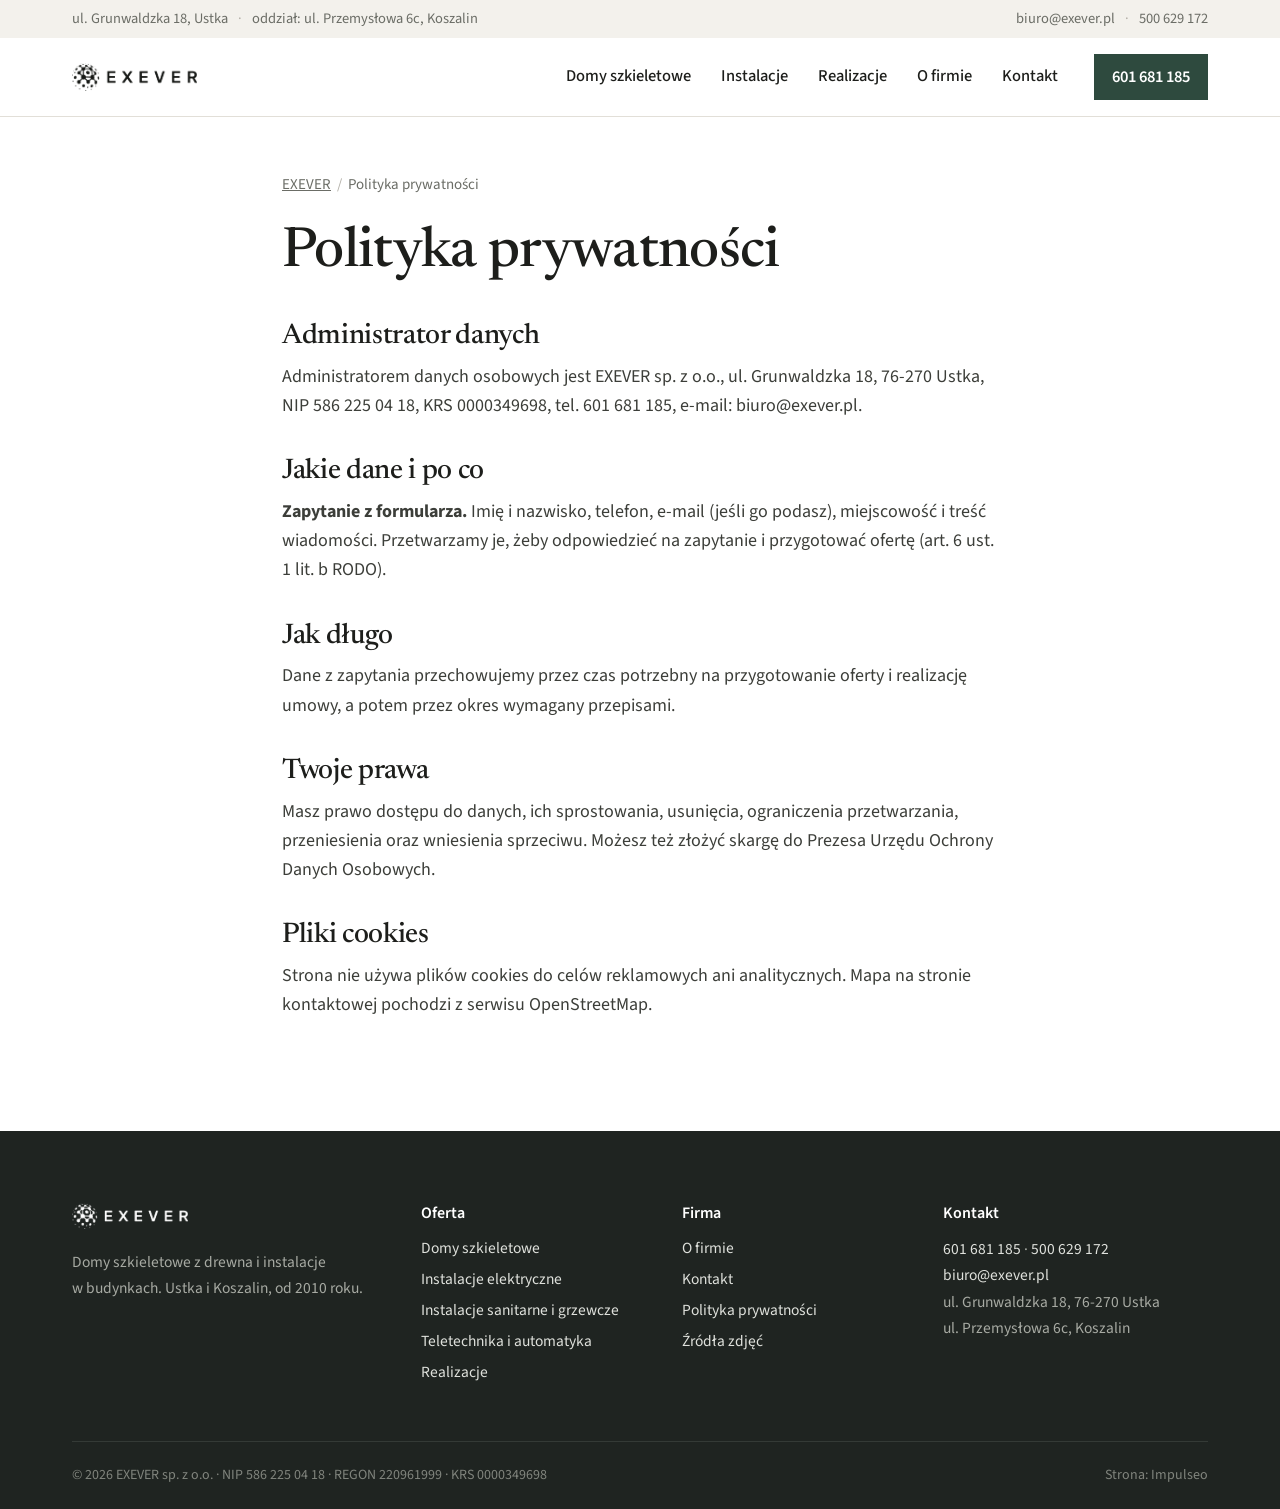
<file: polityka-prywatnosci/index.html>
<!doctype html>
<html lang="pl">
<head>
<meta charset="utf-8">
<meta name="viewport" content="width=device-width, initial-scale=1">
<title>Polityka prywatności | EXEVER</title>
<meta name="description" content="Zasady przetwarzania danych osobowych przez EXEVER sp. z o.o. z Ustki: administrator, cel, czas przechowywania, Twoje prawa i pliki cookies.">
<!-- DEMO: przy wdrożeniu usunąć noindex i podmienić adresy na domenę klienta -->
<meta name="robots" content="noindex, follow, max-image-preview:large, max-snippet:-1">
<link rel="canonical" href="https://impulseo-pl.github.io/exever/polityka-prywatnosci/">
<link rel="alternate" hreflang="pl" href="https://impulseo-pl.github.io/exever/polityka-prywatnosci/">
<link rel="alternate" hreflang="x-default" href="https://impulseo-pl.github.io/exever/polityka-prywatnosci/">
<meta name="theme-color" content="#ffffff">
<meta name="color-scheme" content="light">
<meta name="format-detection" content="telephone=no">
<meta name="referrer" content="strict-origin-when-cross-origin">
<meta name="geo.region" content="PL-22">
<meta name="geo.placename" content="Ustka">
<meta name="geo.position" content="54.5804384;16.8703415">
<meta name="ICBM" content="54.5804384, 16.8703415">
<meta property="og:type" content="website">
<meta property="og:locale" content="pl_PL">
<meta property="og:site_name" content="EXEVER">
<meta property="og:title" content="Polityka prywatności | EXEVER">
<meta property="og:description" content="Zasady przetwarzania danych osobowych przez EXEVER sp. z o.o. z Ustki: administrator, cel, czas przechowywania, Twoje prawa i pliki cookies.">
<meta property="og:url" content="https://impulseo-pl.github.io/exever/polityka-prywatnosci/">
<meta property="og:image" content="https://impulseo-pl.github.io/exever/img/og.jpg">
<meta property="og:image:type" content="image/jpeg">
<meta property="og:image:width" content="1200">
<meta property="og:image:height" content="630">
<meta property="og:image:alt" content="Dom szkieletowy EXEVER z elewacją z desek">
<meta name="twitter:card" content="summary_large_image">
<meta name="twitter:title" content="Polityka prywatności | EXEVER">
<meta name="twitter:description" content="Zasady przetwarzania danych osobowych przez EXEVER sp. z o.o. z Ustki: administrator, cel, czas przechowywania, Twoje prawa i pliki cookies.">
<meta name="twitter:image" content="https://impulseo-pl.github.io/exever/img/og.jpg">
<meta name="twitter:image:alt" content="Dom szkieletowy EXEVER z elewacją z desek">
<link rel="icon" href="../favicon.svg" type="image/svg+xml">
<link rel="apple-touch-icon" href="../apple-touch-icon.png">
<link rel="manifest" href="../site.webmanifest">
<link rel="sitemap" type="application/xml" href="../sitemap.xml">
<link rel="preload" href="../fonts/newsreader.woff2" as="font" type="font/woff2" crossorigin>
<link rel="preload" href="../fonts/source-sans.woff2" as="font" type="font/woff2" crossorigin>
<script>document.documentElement.className='js'</script>
<style>@font-face{font-family:Newsreader;font-style:normal;font-weight:400 600;font-display:swap;src:url(../fonts/newsreader.woff2) format("woff2");unicode-range:U+0020-007E,U+00A0-00FF,U+2013-2014,U+2018-201E,U+2022,U+2026,U+20AC,U+2192}@font-face{font-family:Newsreader;font-style:normal;font-weight:400 600;font-display:swap;src:url(../fonts/newsreader-pl.woff2) format("woff2");unicode-range:U+0104-0107,U+0118-0119,U+0141-0144,U+015A-015B,U+0179-017C}@font-face{font-family:Newsreader;font-style:italic;font-weight:400 500;font-display:swap;src:url(../fonts/newsreader-italic.woff2) format("woff2");unicode-range:U+0020-007E,U+00A0-00FF,U+2013-2014,U+2018-201E,U+2022,U+2026,U+20AC,U+2192}@font-face{font-family:Newsreader;font-style:italic;font-weight:400 500;font-display:swap;src:url(../fonts/newsreader-italic-pl.woff2) format("woff2");unicode-range:U+0104-0107,U+0118-0119,U+0141-0144,U+015A-015B,U+0179-017C}@font-face{font-family:"Source Sans 3";font-style:normal;font-weight:400 700;font-display:swap;src:url(../fonts/source-sans.woff2) format("woff2");unicode-range:U+0020-007E,U+00A0-00FF,U+2013-2014,U+2018-201E,U+2022,U+2026,U+20AC,U+2192}@font-face{font-family:"Source Sans 3";font-style:normal;font-weight:400 700;font-display:swap;src:url(../fonts/source-sans-pl.woff2) format("woff2");unicode-range:U+0104-0107,U+0118-0119,U+0141-0144,U+015A-015B,U+0179-017C}:root{--ink:#1d1e1b;--text:#3c3e39;--muted:#6b6d66;--line:#e2dfd8;--paper:#fff;--stone:#f3f1ec;--stone-2:#e6e2da;--pine:#2e4a3e;--pine-d:#223830;--foot:#1f2421;--wrap:1200px;--serif:Newsreader,Georgia,"Times New Roman",serif;--sans:"Source Sans 3","Segoe UI",system-ui,-apple-system,sans-serif}*,*::before,*::after{box-sizing:border-box}html{-webkit-text-size-adjust:100%;scroll-behavior:smooth;scroll-padding-top:100px}body{margin:0;font:400 18px/1.62 var(--sans);color:var(--text);background:var(--paper);-webkit-font-smoothing:antialiased;overflow-x:clip}img{display:block;max-width:100%;height:auto}a{color:var(--pine)}a:hover{color:var(--ink)}h1,h2{font-family:var(--serif);font-weight:500;color:var(--ink);line-height:1.1;margin:0;letter-spacing:-.012em}h1{font-size:clamp(38px,4.4vw,60px)}h2{font-size:clamp(30px,3vw,42px)}h3,h4{font-family:var(--sans);font-weight:600;color:var(--ink);font-size:20px;line-height:1.3;margin:0}p{margin:0}p+p{margin-top:14px}ul,ol{margin:0;padding:0}.wrap{width:100%;max-width:var(--wrap);margin:0 auto;padding:0 32px}.skip{position:absolute;left:-9999px;top:0;background:var(--pine);color:#fff;padding:10px 16px;z-index:99}.skip:focus{left:12px;top:12px}:focus-visible{outline:2px solid var(--pine);outline-offset:3px}.vh{position:absolute!important;width:1px;height:1px;overflow:hidden;clip:rect(0 0 0 0);white-space:nowrap}.topbar{background:var(--stone);font-size:14.5px;color:var(--muted)}.topbar .wrap{display:flex;justify-content:space-between;gap:24px;height:38px;align-items:center}.topbar a{color:var(--muted);text-decoration:none}.topbar a:hover{color:var(--ink)}.topbar span+span::before{content:"·";margin:0 10px;color:#b3b0a8}.site-head{position:sticky;top:0;z-index:50;background:#fff;border-bottom:1px solid var(--line)}.head-in{display:flex;align-items:center;gap:32px;height:78px}.brand{display:flex;align-items:center;flex:none}.brand img{height:28px;width:auto}.menu{display:flex;align-items:center;gap:30px;margin-left:auto}.menu a{color:var(--ink);text-decoration:none;font-size:16.5px;font-weight:500;padding:6px 0;border-bottom:2px solid transparent}.menu a:hover{border-bottom-color:var(--line)}.menu a[aria-current=page]{border-bottom-color:var(--pine)}.menu .head-tel{background:var(--pine);color:#fff;padding:10px 18px;border:0;font-weight:600;margin-left:6px}.menu .head-tel:hover{background:var(--pine-d);color:#fff}.menu-btn{display:none;margin-left:auto;background:none;border:1px solid var(--line);font:inherit;font-size:16px;font-weight:600;padding:8px 14px;color:var(--ink);cursor:pointer}.btn{display:inline-flex;align-items:center;justify-content:center;min-height:52px;padding:0 26px;font-weight:600;font-size:17px;text-decoration:none;border:1.5px solid transparent;cursor:pointer;font-family:inherit;transition:background .15s,color .15s}.btn-main{background:var(--pine);color:#fff}.btn-main:hover{background:var(--pine-d);color:#fff}.btn-sec{border-color:var(--ink);color:var(--ink);background:#fff}.btn-sec:hover{background:var(--ink);color:#fff}.actions{display:flex;flex-wrap:wrap;gap:12px;margin-top:34px}.more{font-weight:600;color:var(--pine);text-decoration:underline;text-underline-offset:4px;text-decoration-thickness:1px}.more:hover{color:var(--ink)}.sec{padding:112px 0;overflow-x:clip}.sec-stone{background:var(--stone)}.sec:not(.sec-stone)+.sec:not(.sec-stone){padding-top:0}.lead{font-size:20.5px;line-height:1.55;color:var(--text)}.sec-head{max-width:760px;margin-bottom:56px}.sec-head p{margin-top:18px;font-size:19px}.sec-head-row{display:flex;justify-content:space-between;align-items:flex-end;gap:32px;margin-bottom:48px}.sec-head-row .sec-head{margin-bottom:0}.hero{display:grid;grid-template-columns:minmax(0,1fr) minmax(0,1.05fr);align-items:stretch;border-bottom:1px solid var(--line)}.hero-txt{padding:80px 64px 80px max(32px,calc((100vw - var(--wrap)) / 2 + 32px));display:flex;flex-direction:column;justify-content:center}.hero .lead{margin-top:26px;max-width:540px}.hero-note{margin-top:40px;padding-top:20px;border-top:1px solid var(--line);font-size:16px;color:var(--muted);max-width:540px}.hero-note b{color:var(--ink);font-weight:600}.hero-img{margin:0;min-height:560px;max-height:760px;height:calc(100vh - 116px);position:relative;overflow:hidden}.hero-img img{position:absolute;inset:0;width:100%;height:100%;object-fit:cover;object-position:50% 45%}.phead{padding:52px 0 64px}.phead h1{max-width:900px}.phead .lead{margin-top:22px;max-width:720px}.phead.line{border-bottom:1px solid var(--line)}.crumbs ol{list-style:none;display:flex;flex-wrap:wrap;gap:6px;font-size:15px;color:var(--muted);margin-bottom:26px}.crumbs li+li::before{content:"/";margin-right:6px;color:#b3b0a8}.crumbs a{color:var(--muted)}.crumbs a:hover{color:var(--ink)}.wide-img{overflow:hidden}.wide-img img{width:100%;height:clamp(280px,46vw,620px);object-fit:cover}.row{display:grid;grid-template-columns:1fr 1fr;gap:80px;align-items:center}.row+.row{margin-top:104px}.row.rev .row-img{order:2}.row-img img{width:100%}.row-img .pair{display:grid;grid-template-columns:1.2fr 1fr;gap:14px;align-items:end}.row-img .pair img{object-fit:cover;aspect-ratio:3/4}.row-img .pair img+img{aspect-ratio:3/3.5}.row-txt h2,.row-txt .h{margin-bottom:22px}.h{font-family:var(--serif);font-weight:500;font-size:clamp(27px,2.5vw,36px);line-height:1.15;color:var(--ink);letter-spacing:-.01em}.figcap{font-size:14.5px;color:var(--muted);margin-top:10px}.list{list-style:none;margin:26px 0 30px;border-top:1px solid var(--line)}.list li{padding:11px 0 11px 22px;border-bottom:1px solid var(--line);position:relative}.list li::before{content:"";position:absolute;left:2px;top:22px;width:7px;height:7px;background:var(--pine)}.sec-stone .list,.sec-stone .list li{border-color:var(--stone-2)}.list b{color:var(--ink);font-weight:600}.spec{margin:30px 0 0;border-top:1px solid var(--ink)}.spec div{display:grid;grid-template-columns:190px 1fr;gap:20px;padding:13px 0;border-bottom:1px solid var(--line)}.sec-stone .spec div{border-bottom-color:var(--stone-2)}.spec dt{color:var(--muted)}.spec dd{margin:0;color:var(--ink);font-weight:600}.wall{display:grid;grid-template-columns:1.25fr 1fr;gap:64px;align-items:center}.wall-fig{margin:0;position:relative;background:#fff;padding:28px;border:1px solid var(--line)}.wall-pic{position:relative}.wall-pic img{width:100%}.pin{position:absolute;transform:translate(-50%,-50%);width:30px;height:30px;border-radius:50%;background:var(--ink);color:#fff;font-size:14px;font-weight:600;display:grid;place-items:center;border:2px solid #fff;transition:background .15s}.pin.on{background:var(--pine)}.layers{list-style:none;counter-reset:l;border-top:1px solid var(--ink)}.layers li{counter-increment:l;display:grid;grid-template-columns:30px 1fr;gap:14px;padding:15px 0;border-bottom:1px solid var(--stone-2);cursor:default}.layers li::before{content:counter(l) ".";font-family:var(--serif);font-size:20px;color:var(--pine);line-height:1.3}.layers li.on b{color:var(--pine)}.layers b{display:block;color:var(--ink);font-weight:600}.layers span{font-size:16px;color:var(--muted)}.src{font-size:14.5px;color:var(--muted);margin-top:14px}.inst{display:grid;grid-template-columns:repeat(3,1fr);gap:0 56px;border-top:1px solid var(--ink)}.inst>div{padding-top:28px}.inst h3{margin-bottom:14px}.inst ul{list-style:none;display:grid;gap:8px}.inst li{padding-left:18px;position:relative}.inst li::before{content:"";position:absolute;left:1px;top:11px;width:6px;height:6px;background:var(--pine)}.proj{display:grid;grid-template-columns:repeat(3,1fr);gap:40px 24px}.proj figure{margin:0}.proj img{width:100%;aspect-ratio:4/3;object-fit:cover}.proj figcaption{margin-top:12px;font-size:16.5px;color:var(--ink);font-weight:600;line-height:1.35}.proj figcaption small{display:block;font-weight:400;color:var(--muted);font-size:15px}.filters{display:flex;flex-wrap:wrap;gap:28px;margin-bottom:36px;border-bottom:1px solid var(--line)}.filters button{font:inherit;font-size:17px;font-weight:600;padding:0 0 12px;border:0;border-bottom:2px solid transparent;margin-bottom:-1px;background:none;cursor:pointer;color:var(--muted)}.filters button[aria-pressed=true]{color:var(--ink);border-bottom-color:var(--pine)}.gallery{display:grid;grid-template-columns:repeat(3,1fr);gap:40px 24px}.gallery a{display:block;color:inherit;text-decoration:none}.gallery .gimg{display:block}.gallery img{width:100%;aspect-ratio:4/3;object-fit:cover}.gallery a:hover .gcap{text-decoration:underline;text-underline-offset:3px}.gallery .gcap{display:block;padding:12px 0 0;font-size:16.5px;color:var(--ink);font-weight:600;line-height:1.35}.gallery .gcap small{display:block;color:var(--muted);font-weight:400;font-size:15px}.gallery [hidden]{display:none}.lb{position:fixed;inset:0;z-index:200;background:rgba(18,19,17,.95);display:none;align-items:center;justify-content:center;flex-direction:column;padding:56px 64px}.lb.open{display:flex}.lb img{max-width:100%;max-height:calc(100vh - 150px);object-fit:contain}.lb p{color:#e6e3dc;margin-top:14px;font-size:15px;text-align:center}.lb button{position:absolute;background:none;border:0;color:#fff;font-size:40px;line-height:1;cursor:pointer;padding:10px 16px;font-family:inherit}.lb .x{top:10px;right:14px}.lb .prev{left:8px;top:50%;transform:translateY(-50%)}.lb .next{right:8px;top:50%;transform:translateY(-50%)}.steps{display:grid;grid-template-columns:1fr 1fr;gap:0 80px}.steps h3{font-size:15px;text-transform:uppercase;letter-spacing:.06em;color:var(--muted);font-weight:600;padding-bottom:12px;border-bottom:1px solid var(--ink)}.steps ol{list-style:none}.steps li{display:grid;grid-template-columns:48px 1fr;gap:6px;padding:20px 0;border-bottom:1px solid var(--line)}.sec-stone .steps li{border-bottom-color:var(--stone-2)}.steps li>span{font-family:var(--serif);font-size:28px;line-height:1;color:var(--pine)}.steps b{display:block;color:var(--ink);font-weight:600;font-size:18px}.steps p{font-size:16.5px;color:var(--muted);margin-top:4px}.reviews{display:grid;grid-template-columns:1fr 1fr;gap:64px}.review{margin:0}.review blockquote{margin:0 0 18px;font-family:var(--serif);font-style:italic;font-size:clamp(23px,2.2vw,29px);line-height:1.35;color:var(--ink)}.review figcaption{font-size:15.5px;color:var(--muted)}.review figcaption a{color:var(--muted)}.people{display:grid;grid-template-columns:repeat(2,1fr);border-top:1px solid var(--ink)}.people>div{padding:20px 20px 20px 0;border-bottom:1px solid var(--stone-2)}.people b{display:block;font-family:var(--serif);font-weight:500;font-size:24px;color:var(--ink)}.people span{color:var(--muted);font-size:16px}.facts{width:100%;border-collapse:collapse;font-size:17px;border-top:1px solid var(--ink)}.facts th,.facts td{text-align:left;padding:13px 0;border-bottom:1px solid var(--stone-2);vertical-align:top}.facts th{font-weight:400;color:var(--muted);width:38%;padding-right:20px}.facts td{color:var(--ink);font-weight:600}.faq{border-top:1px solid var(--ink);max-width:880px}.faq details{border-bottom:1px solid var(--line)}.faq summary{list-style:none;cursor:pointer;padding:22px 44px 22px 0;font-weight:600;color:var(--ink);font-size:19px;position:relative}.faq summary::-webkit-details-marker{display:none}.faq summary::after{content:"+";position:absolute;right:4px;top:16px;font-size:28px;font-weight:400;color:var(--pine)}.faq details[open] summary::after{content:"–"}.faq details p{padding:0 44px 24px 0}.cta{background:var(--stone);padding:96px 0;overflow-x:clip}.cta .wrap{display:grid;grid-template-columns:1.1fr 1fr;gap:64px;align-items:end}.cta p{margin-top:18px;font-size:19px;max-width:560px}.cta-tel{display:block;font-family:var(--serif);font-size:clamp(32px,3.4vw,46px);color:var(--ink);text-decoration:none;line-height:1.15}.cta-tel:hover{color:var(--pine)}.cta-side p{margin-top:8px;font-size:16.5px;color:var(--muted)}.cta .actions{margin-top:26px}.contact{display:grid;grid-template-columns:1fr 1.1fr;gap:80px;align-items:start}.tel-big{display:block;font-family:var(--serif);font-size:clamp(34px,3.6vw,48px);color:var(--ink);text-decoration:none;line-height:1.15}.tel-big:hover{color:var(--pine)}.c-block{padding:22px 0;border-bottom:1px solid var(--line)}.c-block:first-of-type{border-top:1px solid var(--ink)}.c-block h3{font-size:15px;color:var(--muted);font-weight:400;margin-bottom:6px}.c-block p{color:var(--ink);font-weight:600}.c-grid{display:grid;grid-template-columns:1fr 1fr;gap:24px}.map{margin-top:28px;border:1px solid var(--line);background:#fff}.map iframe{display:block;width:100%;height:280px;border:0}.map a{display:block;padding:12px 14px;font-size:15.5px;border-top:1px solid var(--line);font-weight:600}.form{background:var(--stone);padding:44px}.form h2{margin-bottom:8px}.form>p{margin-bottom:28px;color:var(--muted)}.field{margin-bottom:18px}.field label,.field legend{display:block;font-size:16px;font-weight:600;color:var(--ink);margin-bottom:7px}.field input[type=text],.field input[type=tel],.field input[type=email],.field textarea{width:100%;font:inherit;font-size:17px;padding:13px 14px;border:1px solid #cfcbc2;background:#fff;color:var(--ink);border-radius:0}.field input::placeholder,.field textarea::placeholder{color:#9a978f}.field input:focus,.field textarea:focus{outline:2px solid var(--pine);outline-offset:0;border-color:var(--pine)}.field textarea{min-height:120px;resize:vertical}.row2{display:grid;grid-template-columns:1fr 1fr;gap:14px}fieldset{border:0;padding:0;margin:0 0 18px}.opts{display:grid;grid-template-columns:1fr 1fr;gap:6px 18px}.opts label{display:flex;align-items:center;gap:10px;font-size:16.5px;font-weight:400;cursor:pointer;margin:0;padding:6px 0;color:var(--text)}.opts input{accent-color:var(--pine);width:18px;height:18px;margin:0}.consent{display:flex;gap:10px;align-items:flex-start;font-size:15px;color:var(--muted);margin:8px 0 24px}.consent input{accent-color:var(--pine);width:18px;height:18px;margin:3px 0 0;flex:none}.form .btn{width:100%}.form-msg{margin-top:14px;font-size:15.5px;min-height:22px}.form-msg.err{color:#a4372a}.form-msg.ok{color:var(--pine);font-weight:600}.site-foot{background:var(--foot);color:#a7aaa3;font-size:15.5px;padding:72px 0 0}.foot-grid{display:grid;grid-template-columns:1.4fr 1fr 1fr 1.2fr;gap:40px}.site-foot img{height:26px;width:auto;margin-bottom:20px}.site-foot h3{color:#fff;font-size:16px;margin-bottom:12px}.site-foot a{color:#dfe1dc;text-decoration:none}.site-foot a:hover{text-decoration:underline}.site-foot ul{list-style:none;display:grid;gap:6px}.site-foot p{line-height:1.7}.foot-bottom{display:flex;justify-content:space-between;gap:20px;flex-wrap:wrap;margin-top:56px;padding:22px 0;border-top:1px solid #343a36;font-size:14px;color:#80847d}.js [data-in]{opacity:0;transition:opacity .9s ease-out,transform .9s cubic-bezier(.2,.7,.2,1);will-change:transform}.js [data-in=l]{transform:translateX(-90px)}.js [data-in=r]{transform:translateX(90px)}.js [data-in].in{opacity:1;transform:none}.mbar{display:none}.doc{max-width:780px}.doc h2{font-size:28px;margin:36px 0 10px}@media (max-width:1080px){.menu{gap:22px}.row,.wall,.contact{gap:52px}.hero-txt{padding-right:44px}}@media (max-width:960px){.topbar{display:none}.menu-btn{display:block}.menu{display:none;position:absolute;left:0;right:0;top:78px;background:#fff;flex-direction:column;align-items:stretch;gap:0;padding:4px 32px 22px;border-bottom:1px solid var(--line)}.menu.open{display:flex}.menu a{padding:14px 0;border-bottom:1px solid var(--line);font-size:18px}.menu a[aria-current=page]{border-bottom-color:var(--line);color:var(--pine)}.menu .head-tel{margin:16px 0 0;text-align:center;padding:14px}.hero{grid-template-columns:1fr}.hero-txt{padding:48px 32px 44px}.hero-img{height:auto;min-height:0;aspect-ratio:4/3}.row,.wall,.contact,.cta .wrap{grid-template-columns:1fr}.row.rev .row-img{order:0}.row+.row{margin-top:72px}.inst{grid-template-columns:1fr;gap:0}.proj,.gallery{grid-template-columns:1fr 1fr}.steps{grid-template-columns:1fr}.steps>div+div{margin-top:40px}.reviews{gap:40px}.foot-grid{grid-template-columns:1fr 1fr}.js [data-in=l]{transform:translateX(-40px)}.js [data-in=r]{transform:translateX(40px)}}@media (max-width:680px){body{font-size:17px;padding-bottom:62px}.wrap{padding:0 18px}.head-in{height:64px}.menu{top:64px;padding:4px 18px 20px}.brand img{height:23px}html{scroll-padding-top:76px}.sec{padding:72px 0}.sec-head{margin-bottom:36px}.sec-head-row{flex-direction:column;align-items:flex-start;margin-bottom:32px}h1{font-size:clamp(34px,9vw,42px)}.lead{font-size:18.5px}.hero-txt{padding:36px 18px 36px}.hero .actions .btn{flex:1 1 100%}.phead{padding:32px 0 44px}.reviews{grid-template-columns:1fr}.row-img .pair{gap:8px}.spec div{grid-template-columns:1fr;gap:0}.proj,.gallery{grid-template-columns:1fr;gap:28px}.people{grid-template-columns:1fr}.c-grid,.row2,.opts{grid-template-columns:1fr}.form{padding:28px 18px}.foot-grid{grid-template-columns:1fr;gap:28px}.pin{width:24px;height:24px;font-size:12px}.wall-fig{padding:10px}.cta{padding:64px 0}.lb{padding:50px 8px}.mbar{display:grid;grid-template-columns:1fr 1fr;position:fixed;left:0;right:0;bottom:0;z-index:60;background:#fff;border-top:1px solid var(--line)}.mbar a{display:flex;align-items:center;justify-content:center;height:60px;font-weight:600;text-decoration:none;color:var(--ink);font-size:17px}.mbar a+a{background:var(--pine);color:#fff}}@media (prefers-reduced-motion:reduce){*{transition:none!important;scroll-behavior:auto!important}.js [data-in]{opacity:1;transform:none}}@media print{.topbar,.site-head,.mbar,.cta,.menu-btn{display:none!important}.js [data-in]{opacity:1;transform:none}}</style>
<script type="application/ld+json">{"@context":"https://schema.org","@graph":[{"@type":"WebPage","@id":"https://impulseo-pl.github.io/exever/polityka-prywatnosci/#strona","url":"https://impulseo-pl.github.io/exever/polityka-prywatnosci/","name":"Polityka prywatności | EXEVER","description":"Zasady przetwarzania danych osobowych przez EXEVER sp. z o.o. z Ustki: administrator, cel, czas przechowywania, Twoje prawa i pliki cookies.","inLanguage":"pl-PL","isPartOf":{"@id":"https://impulseo-pl.github.io/exever/#witryna"},"about":{"@id":"https://impulseo-pl.github.io/exever/#firma"},"dateModified":"2026-09-28","primaryImageOfPage":{"@type":"ImageObject","url":"https://impulseo-pl.github.io/exever/img/og.jpg"},"breadcrumb":{"@id":"https://impulseo-pl.github.io/exever/polityka-prywatnosci/#okruszki"}},{"@type":"HomeAndConstructionBusiness","@id":"https://impulseo-pl.github.io/exever/#firma","name":"EXEVER sp. z o.o.","alternateName":"EXEVER","description":"Domy szkieletowe z drewna od projektu do odbioru oraz instalacje elektryczne, sanitarne, grzewcze i teletechniczne. Ustka i Koszalin, od 2010 roku.","url":"https://impulseo-pl.github.io/exever/","logo":"https://impulseo-pl.github.io/exever/img/sygnet.png","image":"https://impulseo-pl.github.io/exever/img/og.jpg","telephone":"+48601681185","email":"biuro@exever.pl","foundingDate":"2010-02-23","vatID":"PL5862250418","identifier":[{"@type":"PropertyValue","propertyID":"KRS","value":"0000349698"},{"@type":"PropertyValue","propertyID":"REGON","value":"220961999"}],"address":{"@type":"PostalAddress","streetAddress":"ul. Grunwaldzka 18","postalCode":"76-270","addressLocality":"Ustka","addressRegion":"pomorskie","addressCountry":"PL"},"geo":{"@type":"GeoCoordinates","latitude":54.5804384,"longitude":16.8703415},"department":{"@type":"HomeAndConstructionBusiness","name":"EXEVER – oddział Koszalin","telephone":"+48601681185","address":{"@type":"PostalAddress","streetAddress":"ul. Przemysłowa 6c","addressLocality":"Koszalin","addressRegion":"zachodniopomorskie","addressCountry":"PL"}},"hasMap":"https://www.google.com/maps/search/?api=1&query=EXEVER+Grunwaldzka+18+Ustka","sameAs":["https://www.oferteo.pl/exever-spolka-z-ograniczona-odpowiedzialnoscia/firma/4053523"],"contactPoint":[{"@type":"ContactPoint","telephone":"+48601681185","email":"biuro@exever.pl","contactType":"customer service","areaServed":"PL","availableLanguage":"pl"},{"@type":"ContactPoint","telephone":"+48500629172","contactType":"sales","areaServed":"PL","availableLanguage":"pl"}],"knowsAbout":["domy szkieletowe","domy kanadyjskie","konstrukcje drewniane","instalacje elektryczne","instalacje odgromowe","fotowoltaika","instalacje wodno-kanalizacyjne","instalacje grzewcze","kotłownie gazowe","kotłownie na pellet","pompy ciepła","instalacje teletechniczne","automatyka budynkowa"],"areaServed":[{"@type":"Country","name":"Polska"},{"@type":"AdministrativeArea","name":"województwo pomorskie"},{"@type":"AdministrativeArea","name":"województwo zachodniopomorskie"}],"employee":[{"@type":"Person","name":"Krzysztof Kowalski","jobTitle":"Prezes zarządu, project manager"},{"@type":"Person","name":"Damian Michalik","jobTitle":"Project manager"}],"hasOfferCatalog":{"@type":"OfferCatalog","name":"Usługi","itemListElement":[{"@type":"Offer","itemOffered":{"@type":"Service","name":"Domy szkieletowe z drewna pod klucz","url":"https://impulseo-pl.github.io/exever/domy-szkieletowe/"}},{"@type":"Offer","itemOffered":{"@type":"Service","name":"Instalacje elektryczne","url":"https://impulseo-pl.github.io/exever/instalacje/#elektryczne"}},{"@type":"Offer","itemOffered":{"@type":"Service","name":"Instalacje fotowoltaiczne","url":"https://impulseo-pl.github.io/exever/instalacje/#elektryczne"}},{"@type":"Offer","itemOffered":{"@type":"Service","name":"Instalacje sanitarne i grzewcze","url":"https://impulseo-pl.github.io/exever/instalacje/#sanitarne"}},{"@type":"Offer","itemOffered":{"@type":"Service","name":"Kotłownie gazowe i na pellet","url":"https://impulseo-pl.github.io/exever/instalacje/#sanitarne"}},{"@type":"Offer","itemOffered":{"@type":"Service","name":"Pompy ciepła","url":"https://impulseo-pl.github.io/exever/instalacje/#sanitarne"}},{"@type":"Offer","itemOffered":{"@type":"Service","name":"Instalacje teletechniczne i monitoring","url":"https://impulseo-pl.github.io/exever/instalacje/#teletechnika"}},{"@type":"Offer","itemOffered":{"@type":"Service","name":"Automatyka budynkowa","url":"https://impulseo-pl.github.io/exever/instalacje/#teletechnika"}}]}},{"@type":"WebSite","@id":"https://impulseo-pl.github.io/exever/#witryna","url":"https://impulseo-pl.github.io/exever/","name":"EXEVER","alternateName":"EXEVER sp. z o.o.","inLanguage":"pl-PL","publisher":{"@id":"https://impulseo-pl.github.io/exever/#firma"}},{"@type":"BreadcrumbList","@id":"https://impulseo-pl.github.io/exever/polityka-prywatnosci/#okruszki","itemListElement":[{"@type":"ListItem","position":1,"name":"EXEVER","item":"https://impulseo-pl.github.io/exever/"},{"@type":"ListItem","position":2,"name":"Polityka prywatności","item":"https://impulseo-pl.github.io/exever/polityka-prywatnosci/"}]}]}</script>
</head>
<body>
<a class="skip" href="#tresc">Przejdź do treści</a>
<div class="topbar">
  <div class="wrap">
    <div><span>ul. Grunwaldzka 18, Ustka</span><span>oddział: ul. Przemysłowa 6c, Koszalin</span></div>
    <div><span><a href="mailto:biuro@exever.pl">biuro@exever.pl</a></span><span><a href="tel:+48500629172">500 629 172</a></span></div>
  </div>
</div>
<header class="site-head">
  <div class="wrap head-in">
    <a class="brand" href="../" aria-label="EXEVER – strona główna"><img src="../img/logo.png" width="535" height="120" alt="EXEVER"></a>
    <button class="menu-btn" type="button" aria-expanded="false" aria-controls="menu">Menu</button>
    <nav class="menu" id="menu" aria-label="Menu główne">
      <a href="../domy-szkieletowe/">Domy szkieletowe</a>
      <a href="../instalacje/">Instalacje</a>
      <a href="../realizacje/">Realizacje</a>
      <a href="../o-firmie/">O&nbsp;firmie</a>
      <a href="../kontakt/">Kontakt</a>
      <a class="head-tel" href="tel:+48601681185">601 681 185</a>
    </nav>
  </div>
</header>
<main id="tresc">

<section class="sec" style="padding-top:56px">
  <div class="wrap doc">
    <nav class="crumbs" aria-label="Jesteś tutaj"><ol><li><a href="../">EXEVER</a></li><li aria-current="page">Polityka prywatności</li></ol></nav>
    <h1>Polityka prywatności</h1>
    <h2>Administrator danych</h2>
    <p>Administratorem danych osobowych jest EXEVER sp. z&nbsp;o.o., ul. Grunwaldzka 18, 76-270 Ustka, NIP 586 225 04 18, KRS 0000349698, tel. 601 681 185, e-mail: biuro@exever.pl.</p>
    <h2>Jakie dane i&nbsp;po co</h2>
    <p><b>Zapytanie z&nbsp;formularza.</b> Imię i&nbsp;nazwisko, telefon, e-mail (jeśli go podasz), miejscowość i&nbsp;treść wiadomości. Przetwarzamy je, żeby odpowiedzieć na zapytanie i&nbsp;przygotować ofertę (art. 6 ust. 1 lit. b RODO).</p>
    <h2>Jak długo</h2>
    <p>Dane z&nbsp;zapytania przechowujemy przez czas potrzebny na przygotowanie oferty i&nbsp;realizację umowy, a&nbsp;potem przez okres wymagany przepisami.</p>
    <h2>Twoje prawa</h2>
    <p>Masz prawo dostępu do danych, ich sprostowania, usunięcia, ograniczenia przetwarzania, przeniesienia oraz wniesienia sprzeciwu. Możesz też złożyć skargę do Prezesa Urzędu Ochrony Danych Osobowych.</p>
    <h2>Pliki cookies</h2>
    <p>Strona nie używa plików cookies do celów reklamowych ani analitycznych. Mapa na stronie kontaktowej pochodzi z&nbsp;serwisu OpenStreetMap.</p>
  </div>
</section></main>

<footer class="site-foot">
  <div class="wrap">
    <div class="foot-grid">
      <div>
        <img src="../img/logo-biale.png" width="535" height="120" alt="EXEVER" loading="lazy">
        <p>Domy szkieletowe z&nbsp;drewna i&nbsp;instalacje w&nbsp;budynkach. Ustka i&nbsp;Koszalin, od 2010 roku.</p>
      </div>
      <div>
        <h3>Oferta</h3>
        <ul>
          <li><a href="../domy-szkieletowe/">Domy szkieletowe</a></li>
          <li><a href="../instalacje/#elektryczne">Instalacje elektryczne</a></li>
          <li><a href="../instalacje/#sanitarne">Instalacje sanitarne i&nbsp;grzewcze</a></li>
          <li><a href="../instalacje/#teletechnika">Teletechnika i&nbsp;automatyka</a></li>
          <li><a href="../realizacje/">Realizacje</a></li>
        </ul>
      </div>
      <div>
        <h3>Firma</h3>
        <ul>
          <li><a href="../o-firmie/">O&nbsp;firmie</a></li>
          <li><a href="../kontakt/">Kontakt</a></li>
          <li><a href="../polityka-prywatnosci/">Polityka prywatności</a></li>
          <li><a href="../zrodla-zdjec.html">Źródła zdjęć</a></li>
        </ul>
      </div>
      <div>
        <h3>Kontakt</h3>
        <p><a href="tel:+48601681185">601 681 185</a> · <a href="tel:+48500629172">500 629 172</a><br><a href="mailto:biuro@exever.pl">biuro@exever.pl</a><br>ul. Grunwaldzka 18, 76-270 Ustka<br>ul. Przemysłowa 6c, Koszalin</p>
      </div>
    </div>
    <div class="foot-bottom">
      <span>© 2026 EXEVER sp. z&nbsp;o.o. · NIP 586 225 04 18 · REGON 220961999 · KRS 0000349698</span>
      <span>Strona: Impulseo</span>
    </div>
  </div>
</footer>

<nav class="mbar" aria-label="Szybki kontakt">
  <a href="tel:+48601681185">Zadzwoń</a>
  <a href="../kontakt/">Zapytaj o&nbsp;wycenę</a>
</nav>

<script src="../assets/app.js" defer></script>
</body>
</html>
</file>
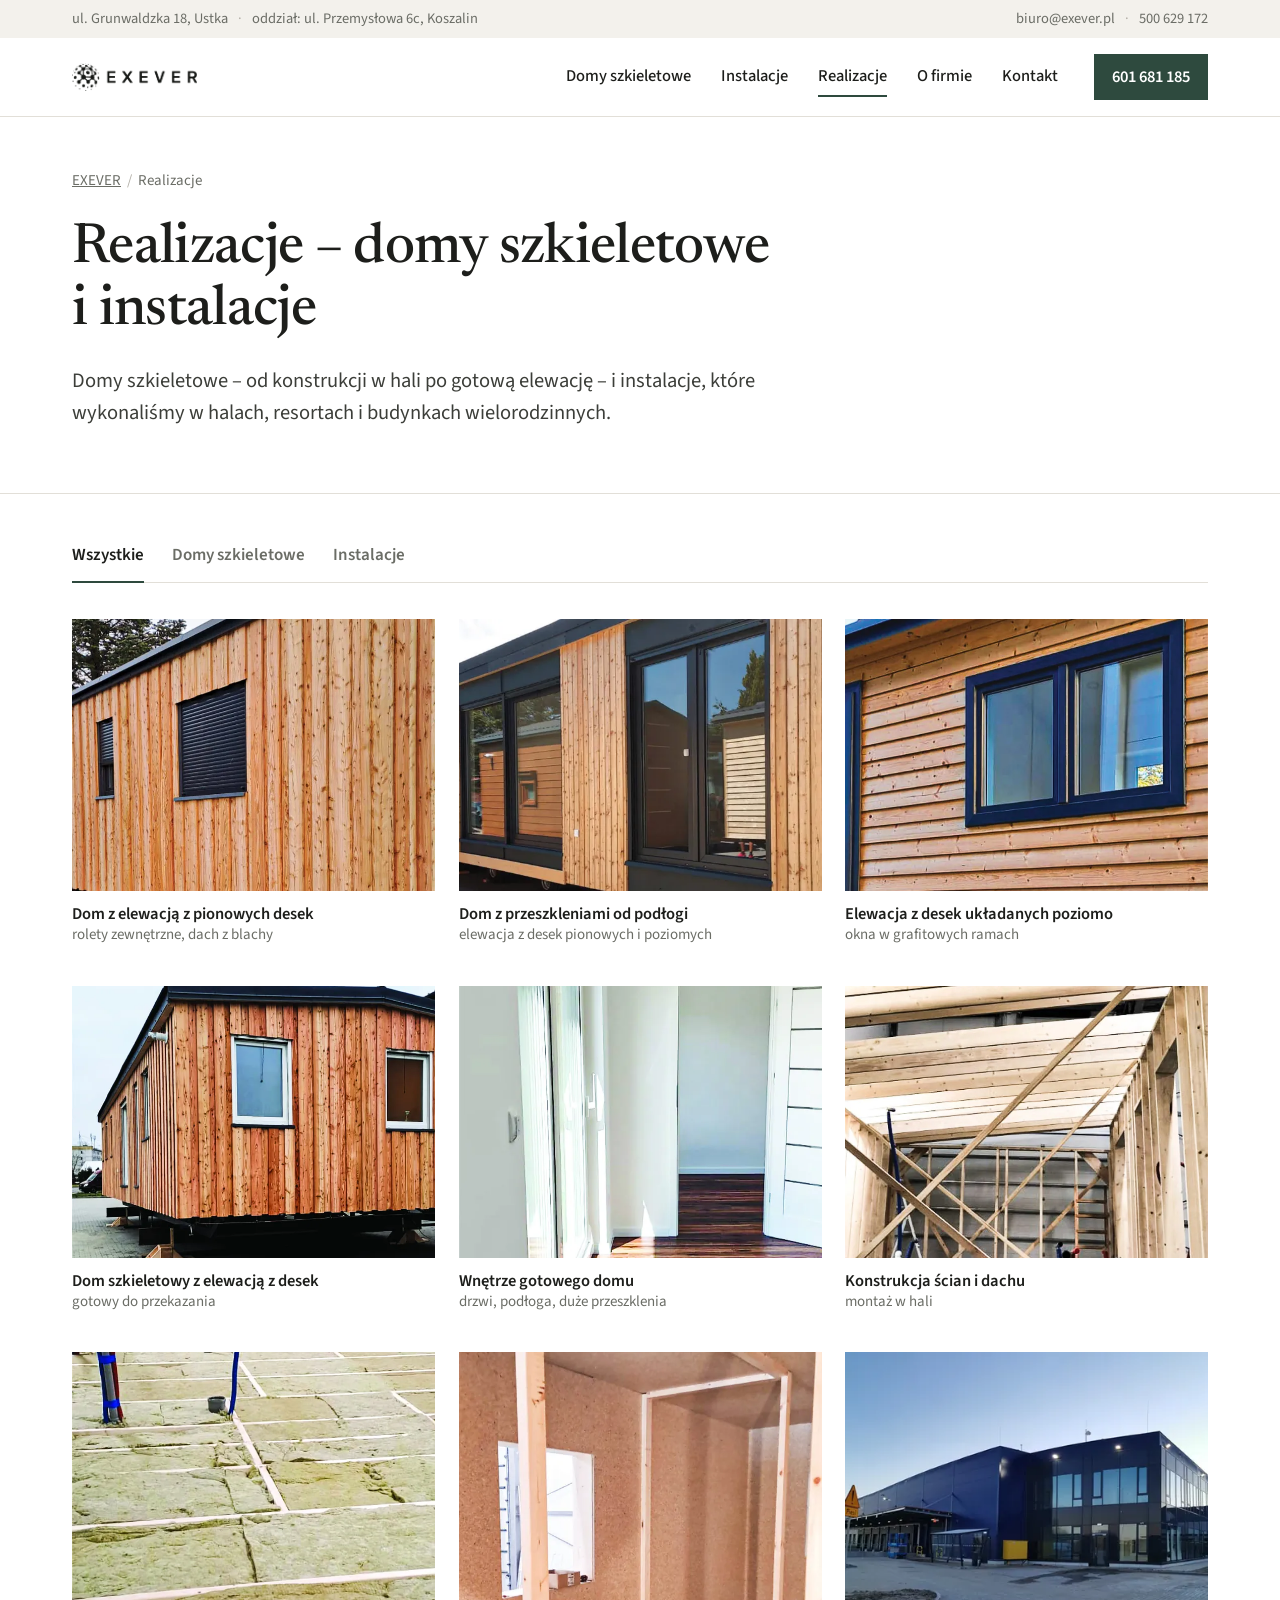
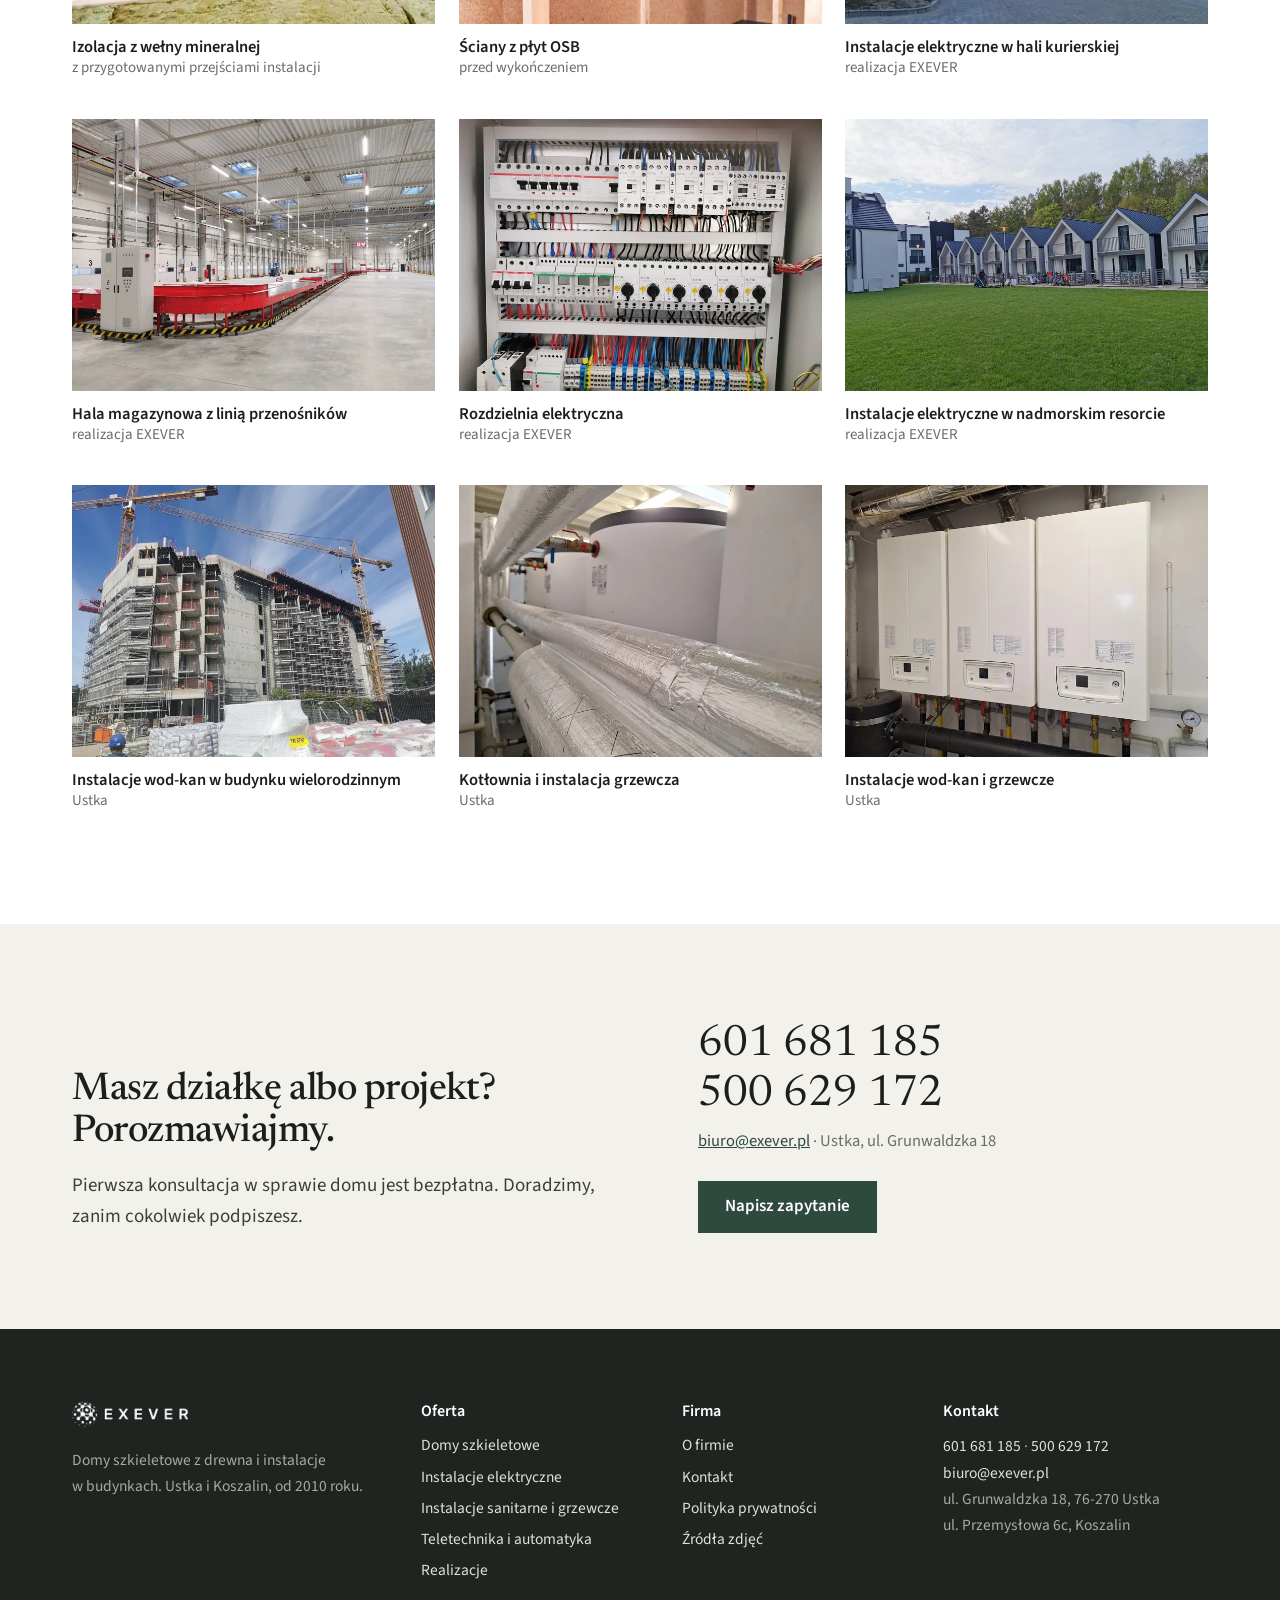
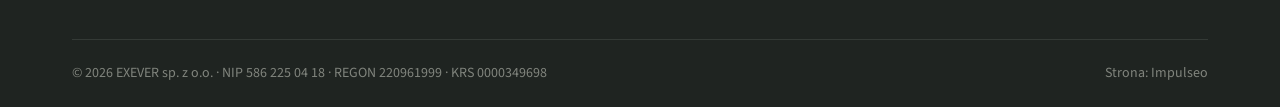
<file: realizacje/index.html>
<!doctype html>
<html lang="pl">
<head>
<meta charset="utf-8">
<meta name="viewport" content="width=device-width, initial-scale=1">
<title>Realizacje – domy szkieletowe i instalacje | EXEVER</title>
<meta name="description" content="Zdjęcia domów szkieletowych EXEVER i realizacji instalacji: hala kurierska, nadmorski resort, kotłownie i budynki wielorodzinne w Ustce.">
<!-- DEMO: przy wdrożeniu usunąć noindex i podmienić adresy na domenę klienta -->
<meta name="robots" content="noindex, follow, max-image-preview:large, max-snippet:-1">
<link rel="canonical" href="https://impulseo-pl.github.io/exever/realizacje/">
<link rel="alternate" hreflang="pl" href="https://impulseo-pl.github.io/exever/realizacje/">
<link rel="alternate" hreflang="x-default" href="https://impulseo-pl.github.io/exever/realizacje/">
<meta name="theme-color" content="#ffffff">
<meta name="color-scheme" content="light">
<meta name="format-detection" content="telephone=no">
<meta name="referrer" content="strict-origin-when-cross-origin">
<meta name="geo.region" content="PL-22">
<meta name="geo.placename" content="Ustka">
<meta name="geo.position" content="54.5804384;16.8703415">
<meta name="ICBM" content="54.5804384, 16.8703415">
<meta property="og:type" content="website">
<meta property="og:locale" content="pl_PL">
<meta property="og:site_name" content="EXEVER">
<meta property="og:title" content="Realizacje – domy szkieletowe i instalacje | EXEVER">
<meta property="og:description" content="Zdjęcia domów szkieletowych EXEVER i realizacji instalacji: hala kurierska, nadmorski resort, kotłownie i budynki wielorodzinne w Ustce.">
<meta property="og:url" content="https://impulseo-pl.github.io/exever/realizacje/">
<meta property="og:image" content="https://impulseo-pl.github.io/exever/img/og.jpg">
<meta property="og:image:type" content="image/jpeg">
<meta property="og:image:width" content="1200">
<meta property="og:image:height" content="630">
<meta property="og:image:alt" content="Dom szkieletowy EXEVER z elewacją z desek">
<meta name="twitter:card" content="summary_large_image">
<meta name="twitter:title" content="Realizacje – domy szkieletowe i instalacje | EXEVER">
<meta name="twitter:description" content="Zdjęcia domów szkieletowych EXEVER i realizacji instalacji: hala kurierska, nadmorski resort, kotłownie i budynki wielorodzinne w Ustce.">
<meta name="twitter:image" content="https://impulseo-pl.github.io/exever/img/og.jpg">
<meta name="twitter:image:alt" content="Dom szkieletowy EXEVER z elewacją z desek">
<link rel="icon" href="../favicon.svg" type="image/svg+xml">
<link rel="apple-touch-icon" href="../apple-touch-icon.png">
<link rel="manifest" href="../site.webmanifest">
<link rel="sitemap" type="application/xml" href="../sitemap.xml">
<link rel="preload" href="../fonts/newsreader.woff2" as="font" type="font/woff2" crossorigin>
<link rel="preload" href="../fonts/source-sans.woff2" as="font" type="font/woff2" crossorigin>
<script>document.documentElement.className='js'</script>
<style>@font-face{font-family:Newsreader;font-style:normal;font-weight:400 600;font-display:swap;src:url(../fonts/newsreader.woff2) format("woff2");unicode-range:U+0020-007E,U+00A0-00FF,U+2013-2014,U+2018-201E,U+2022,U+2026,U+20AC,U+2192}@font-face{font-family:Newsreader;font-style:normal;font-weight:400 600;font-display:swap;src:url(../fonts/newsreader-pl.woff2) format("woff2");unicode-range:U+0104-0107,U+0118-0119,U+0141-0144,U+015A-015B,U+0179-017C}@font-face{font-family:Newsreader;font-style:italic;font-weight:400 500;font-display:swap;src:url(../fonts/newsreader-italic.woff2) format("woff2");unicode-range:U+0020-007E,U+00A0-00FF,U+2013-2014,U+2018-201E,U+2022,U+2026,U+20AC,U+2192}@font-face{font-family:Newsreader;font-style:italic;font-weight:400 500;font-display:swap;src:url(../fonts/newsreader-italic-pl.woff2) format("woff2");unicode-range:U+0104-0107,U+0118-0119,U+0141-0144,U+015A-015B,U+0179-017C}@font-face{font-family:"Source Sans 3";font-style:normal;font-weight:400 700;font-display:swap;src:url(../fonts/source-sans.woff2) format("woff2");unicode-range:U+0020-007E,U+00A0-00FF,U+2013-2014,U+2018-201E,U+2022,U+2026,U+20AC,U+2192}@font-face{font-family:"Source Sans 3";font-style:normal;font-weight:400 700;font-display:swap;src:url(../fonts/source-sans-pl.woff2) format("woff2");unicode-range:U+0104-0107,U+0118-0119,U+0141-0144,U+015A-015B,U+0179-017C}:root{--ink:#1d1e1b;--text:#3c3e39;--muted:#6b6d66;--line:#e2dfd8;--paper:#fff;--stone:#f3f1ec;--stone-2:#e6e2da;--pine:#2e4a3e;--pine-d:#223830;--foot:#1f2421;--wrap:1200px;--serif:Newsreader,Georgia,"Times New Roman",serif;--sans:"Source Sans 3","Segoe UI",system-ui,-apple-system,sans-serif}*,*::before,*::after{box-sizing:border-box}html{-webkit-text-size-adjust:100%;scroll-behavior:smooth;scroll-padding-top:100px}body{margin:0;font:400 18px/1.62 var(--sans);color:var(--text);background:var(--paper);-webkit-font-smoothing:antialiased;overflow-x:clip}img{display:block;max-width:100%;height:auto}a{color:var(--pine)}a:hover{color:var(--ink)}h1,h2{font-family:var(--serif);font-weight:500;color:var(--ink);line-height:1.1;margin:0;letter-spacing:-.012em}h1{font-size:clamp(38px,4.4vw,60px)}h2{font-size:clamp(30px,3vw,42px)}h3,h4{font-family:var(--sans);font-weight:600;color:var(--ink);font-size:20px;line-height:1.3;margin:0}p{margin:0}p+p{margin-top:14px}ul,ol{margin:0;padding:0}.wrap{width:100%;max-width:var(--wrap);margin:0 auto;padding:0 32px}.skip{position:absolute;left:-9999px;top:0;background:var(--pine);color:#fff;padding:10px 16px;z-index:99}.skip:focus{left:12px;top:12px}:focus-visible{outline:2px solid var(--pine);outline-offset:3px}.vh{position:absolute!important;width:1px;height:1px;overflow:hidden;clip:rect(0 0 0 0);white-space:nowrap}.topbar{background:var(--stone);font-size:14.5px;color:var(--muted)}.topbar .wrap{display:flex;justify-content:space-between;gap:24px;height:38px;align-items:center}.topbar a{color:var(--muted);text-decoration:none}.topbar a:hover{color:var(--ink)}.topbar span+span::before{content:"·";margin:0 10px;color:#b3b0a8}.site-head{position:sticky;top:0;z-index:50;background:#fff;border-bottom:1px solid var(--line)}.head-in{display:flex;align-items:center;gap:32px;height:78px}.brand{display:flex;align-items:center;flex:none}.brand img{height:28px;width:auto}.menu{display:flex;align-items:center;gap:30px;margin-left:auto}.menu a{color:var(--ink);text-decoration:none;font-size:16.5px;font-weight:500;padding:6px 0;border-bottom:2px solid transparent}.menu a:hover{border-bottom-color:var(--line)}.menu a[aria-current=page]{border-bottom-color:var(--pine)}.menu .head-tel{background:var(--pine);color:#fff;padding:10px 18px;border:0;font-weight:600;margin-left:6px}.menu .head-tel:hover{background:var(--pine-d);color:#fff}.menu-btn{display:none;margin-left:auto;background:none;border:1px solid var(--line);font:inherit;font-size:16px;font-weight:600;padding:8px 14px;color:var(--ink);cursor:pointer}.btn{display:inline-flex;align-items:center;justify-content:center;min-height:52px;padding:0 26px;font-weight:600;font-size:17px;text-decoration:none;border:1.5px solid transparent;cursor:pointer;font-family:inherit;transition:background .15s,color .15s}.btn-main{background:var(--pine);color:#fff}.btn-main:hover{background:var(--pine-d);color:#fff}.btn-sec{border-color:var(--ink);color:var(--ink);background:#fff}.btn-sec:hover{background:var(--ink);color:#fff}.actions{display:flex;flex-wrap:wrap;gap:12px;margin-top:34px}.more{font-weight:600;color:var(--pine);text-decoration:underline;text-underline-offset:4px;text-decoration-thickness:1px}.more:hover{color:var(--ink)}.sec{padding:112px 0;overflow-x:clip}.sec-stone{background:var(--stone)}.sec:not(.sec-stone)+.sec:not(.sec-stone){padding-top:0}.lead{font-size:20.5px;line-height:1.55;color:var(--text)}.sec-head{max-width:760px;margin-bottom:56px}.sec-head p{margin-top:18px;font-size:19px}.sec-head-row{display:flex;justify-content:space-between;align-items:flex-end;gap:32px;margin-bottom:48px}.sec-head-row .sec-head{margin-bottom:0}.hero{display:grid;grid-template-columns:minmax(0,1fr) minmax(0,1.05fr);align-items:stretch;border-bottom:1px solid var(--line)}.hero-txt{padding:80px 64px 80px max(32px,calc((100vw - var(--wrap)) / 2 + 32px));display:flex;flex-direction:column;justify-content:center}.hero .lead{margin-top:26px;max-width:540px}.hero-note{margin-top:40px;padding-top:20px;border-top:1px solid var(--line);font-size:16px;color:var(--muted);max-width:540px}.hero-note b{color:var(--ink);font-weight:600}.hero-img{margin:0;min-height:560px;max-height:760px;height:calc(100vh - 116px);position:relative;overflow:hidden}.hero-img img{position:absolute;inset:0;width:100%;height:100%;object-fit:cover;object-position:50% 45%}.phead{padding:52px 0 64px}.phead h1{max-width:900px}.phead .lead{margin-top:22px;max-width:720px}.phead.line{border-bottom:1px solid var(--line)}.crumbs ol{list-style:none;display:flex;flex-wrap:wrap;gap:6px;font-size:15px;color:var(--muted);margin-bottom:26px}.crumbs li+li::before{content:"/";margin-right:6px;color:#b3b0a8}.crumbs a{color:var(--muted)}.crumbs a:hover{color:var(--ink)}.wide-img{overflow:hidden}.wide-img img{width:100%;height:clamp(280px,46vw,620px);object-fit:cover}.row{display:grid;grid-template-columns:1fr 1fr;gap:80px;align-items:center}.row+.row{margin-top:104px}.row.rev .row-img{order:2}.row-img img{width:100%}.row-img .pair{display:grid;grid-template-columns:1.2fr 1fr;gap:14px;align-items:end}.row-img .pair img{object-fit:cover;aspect-ratio:3/4}.row-img .pair img+img{aspect-ratio:3/3.5}.row-txt h2,.row-txt .h{margin-bottom:22px}.h{font-family:var(--serif);font-weight:500;font-size:clamp(27px,2.5vw,36px);line-height:1.15;color:var(--ink);letter-spacing:-.01em}.figcap{font-size:14.5px;color:var(--muted);margin-top:10px}.list{list-style:none;margin:26px 0 30px;border-top:1px solid var(--line)}.list li{padding:11px 0 11px 22px;border-bottom:1px solid var(--line);position:relative}.list li::before{content:"";position:absolute;left:2px;top:22px;width:7px;height:7px;background:var(--pine)}.sec-stone .list,.sec-stone .list li{border-color:var(--stone-2)}.list b{color:var(--ink);font-weight:600}.spec{margin:30px 0 0;border-top:1px solid var(--ink)}.spec div{display:grid;grid-template-columns:190px 1fr;gap:20px;padding:13px 0;border-bottom:1px solid var(--line)}.sec-stone .spec div{border-bottom-color:var(--stone-2)}.spec dt{color:var(--muted)}.spec dd{margin:0;color:var(--ink);font-weight:600}.wall{display:grid;grid-template-columns:1.25fr 1fr;gap:64px;align-items:center}.wall-fig{margin:0;position:relative;background:#fff;padding:28px;border:1px solid var(--line)}.wall-pic{position:relative}.wall-pic img{width:100%}.pin{position:absolute;transform:translate(-50%,-50%);width:30px;height:30px;border-radius:50%;background:var(--ink);color:#fff;font-size:14px;font-weight:600;display:grid;place-items:center;border:2px solid #fff;transition:background .15s}.pin.on{background:var(--pine)}.layers{list-style:none;counter-reset:l;border-top:1px solid var(--ink)}.layers li{counter-increment:l;display:grid;grid-template-columns:30px 1fr;gap:14px;padding:15px 0;border-bottom:1px solid var(--stone-2);cursor:default}.layers li::before{content:counter(l) ".";font-family:var(--serif);font-size:20px;color:var(--pine);line-height:1.3}.layers li.on b{color:var(--pine)}.layers b{display:block;color:var(--ink);font-weight:600}.layers span{font-size:16px;color:var(--muted)}.src{font-size:14.5px;color:var(--muted);margin-top:14px}.inst{display:grid;grid-template-columns:repeat(3,1fr);gap:0 56px;border-top:1px solid var(--ink)}.inst>div{padding-top:28px}.inst h3{margin-bottom:14px}.inst ul{list-style:none;display:grid;gap:8px}.inst li{padding-left:18px;position:relative}.inst li::before{content:"";position:absolute;left:1px;top:11px;width:6px;height:6px;background:var(--pine)}.proj{display:grid;grid-template-columns:repeat(3,1fr);gap:40px 24px}.proj figure{margin:0}.proj img{width:100%;aspect-ratio:4/3;object-fit:cover}.proj figcaption{margin-top:12px;font-size:16.5px;color:var(--ink);font-weight:600;line-height:1.35}.proj figcaption small{display:block;font-weight:400;color:var(--muted);font-size:15px}.filters{display:flex;flex-wrap:wrap;gap:28px;margin-bottom:36px;border-bottom:1px solid var(--line)}.filters button{font:inherit;font-size:17px;font-weight:600;padding:0 0 12px;border:0;border-bottom:2px solid transparent;margin-bottom:-1px;background:none;cursor:pointer;color:var(--muted)}.filters button[aria-pressed=true]{color:var(--ink);border-bottom-color:var(--pine)}.gallery{display:grid;grid-template-columns:repeat(3,1fr);gap:40px 24px}.gallery a{display:block;color:inherit;text-decoration:none}.gallery .gimg{display:block}.gallery img{width:100%;aspect-ratio:4/3;object-fit:cover}.gallery a:hover .gcap{text-decoration:underline;text-underline-offset:3px}.gallery .gcap{display:block;padding:12px 0 0;font-size:16.5px;color:var(--ink);font-weight:600;line-height:1.35}.gallery .gcap small{display:block;color:var(--muted);font-weight:400;font-size:15px}.gallery [hidden]{display:none}.lb{position:fixed;inset:0;z-index:200;background:rgba(18,19,17,.95);display:none;align-items:center;justify-content:center;flex-direction:column;padding:56px 64px}.lb.open{display:flex}.lb img{max-width:100%;max-height:calc(100vh - 150px);object-fit:contain}.lb p{color:#e6e3dc;margin-top:14px;font-size:15px;text-align:center}.lb button{position:absolute;background:none;border:0;color:#fff;font-size:40px;line-height:1;cursor:pointer;padding:10px 16px;font-family:inherit}.lb .x{top:10px;right:14px}.lb .prev{left:8px;top:50%;transform:translateY(-50%)}.lb .next{right:8px;top:50%;transform:translateY(-50%)}.steps{display:grid;grid-template-columns:1fr 1fr;gap:0 80px}.steps h3{font-size:15px;text-transform:uppercase;letter-spacing:.06em;color:var(--muted);font-weight:600;padding-bottom:12px;border-bottom:1px solid var(--ink)}.steps ol{list-style:none}.steps li{display:grid;grid-template-columns:48px 1fr;gap:6px;padding:20px 0;border-bottom:1px solid var(--line)}.sec-stone .steps li{border-bottom-color:var(--stone-2)}.steps li>span{font-family:var(--serif);font-size:28px;line-height:1;color:var(--pine)}.steps b{display:block;color:var(--ink);font-weight:600;font-size:18px}.steps p{font-size:16.5px;color:var(--muted);margin-top:4px}.reviews{display:grid;grid-template-columns:1fr 1fr;gap:64px}.review{margin:0}.review blockquote{margin:0 0 18px;font-family:var(--serif);font-style:italic;font-size:clamp(23px,2.2vw,29px);line-height:1.35;color:var(--ink)}.review figcaption{font-size:15.5px;color:var(--muted)}.review figcaption a{color:var(--muted)}.people{display:grid;grid-template-columns:repeat(2,1fr);border-top:1px solid var(--ink)}.people>div{padding:20px 20px 20px 0;border-bottom:1px solid var(--stone-2)}.people b{display:block;font-family:var(--serif);font-weight:500;font-size:24px;color:var(--ink)}.people span{color:var(--muted);font-size:16px}.facts{width:100%;border-collapse:collapse;font-size:17px;border-top:1px solid var(--ink)}.facts th,.facts td{text-align:left;padding:13px 0;border-bottom:1px solid var(--stone-2);vertical-align:top}.facts th{font-weight:400;color:var(--muted);width:38%;padding-right:20px}.facts td{color:var(--ink);font-weight:600}.faq{border-top:1px solid var(--ink);max-width:880px}.faq details{border-bottom:1px solid var(--line)}.faq summary{list-style:none;cursor:pointer;padding:22px 44px 22px 0;font-weight:600;color:var(--ink);font-size:19px;position:relative}.faq summary::-webkit-details-marker{display:none}.faq summary::after{content:"+";position:absolute;right:4px;top:16px;font-size:28px;font-weight:400;color:var(--pine)}.faq details[open] summary::after{content:"–"}.faq details p{padding:0 44px 24px 0}.cta{background:var(--stone);padding:96px 0;overflow-x:clip}.cta .wrap{display:grid;grid-template-columns:1.1fr 1fr;gap:64px;align-items:end}.cta p{margin-top:18px;font-size:19px;max-width:560px}.cta-tel{display:block;font-family:var(--serif);font-size:clamp(32px,3.4vw,46px);color:var(--ink);text-decoration:none;line-height:1.15}.cta-tel:hover{color:var(--pine)}.cta-side p{margin-top:8px;font-size:16.5px;color:var(--muted)}.cta .actions{margin-top:26px}.contact{display:grid;grid-template-columns:1fr 1.1fr;gap:80px;align-items:start}.tel-big{display:block;font-family:var(--serif);font-size:clamp(34px,3.6vw,48px);color:var(--ink);text-decoration:none;line-height:1.15}.tel-big:hover{color:var(--pine)}.c-block{padding:22px 0;border-bottom:1px solid var(--line)}.c-block:first-of-type{border-top:1px solid var(--ink)}.c-block h3{font-size:15px;color:var(--muted);font-weight:400;margin-bottom:6px}.c-block p{color:var(--ink);font-weight:600}.c-grid{display:grid;grid-template-columns:1fr 1fr;gap:24px}.map{margin-top:28px;border:1px solid var(--line);background:#fff}.map iframe{display:block;width:100%;height:280px;border:0}.map a{display:block;padding:12px 14px;font-size:15.5px;border-top:1px solid var(--line);font-weight:600}.form{background:var(--stone);padding:44px}.form h2{margin-bottom:8px}.form>p{margin-bottom:28px;color:var(--muted)}.field{margin-bottom:18px}.field label,.field legend{display:block;font-size:16px;font-weight:600;color:var(--ink);margin-bottom:7px}.field input[type=text],.field input[type=tel],.field input[type=email],.field textarea{width:100%;font:inherit;font-size:17px;padding:13px 14px;border:1px solid #cfcbc2;background:#fff;color:var(--ink);border-radius:0}.field input::placeholder,.field textarea::placeholder{color:#9a978f}.field input:focus,.field textarea:focus{outline:2px solid var(--pine);outline-offset:0;border-color:var(--pine)}.field textarea{min-height:120px;resize:vertical}.row2{display:grid;grid-template-columns:1fr 1fr;gap:14px}fieldset{border:0;padding:0;margin:0 0 18px}.opts{display:grid;grid-template-columns:1fr 1fr;gap:6px 18px}.opts label{display:flex;align-items:center;gap:10px;font-size:16.5px;font-weight:400;cursor:pointer;margin:0;padding:6px 0;color:var(--text)}.opts input{accent-color:var(--pine);width:18px;height:18px;margin:0}.consent{display:flex;gap:10px;align-items:flex-start;font-size:15px;color:var(--muted);margin:8px 0 24px}.consent input{accent-color:var(--pine);width:18px;height:18px;margin:3px 0 0;flex:none}.form .btn{width:100%}.form-msg{margin-top:14px;font-size:15.5px;min-height:22px}.form-msg.err{color:#a4372a}.form-msg.ok{color:var(--pine);font-weight:600}.site-foot{background:var(--foot);color:#a7aaa3;font-size:15.5px;padding:72px 0 0}.foot-grid{display:grid;grid-template-columns:1.4fr 1fr 1fr 1.2fr;gap:40px}.site-foot img{height:26px;width:auto;margin-bottom:20px}.site-foot h3{color:#fff;font-size:16px;margin-bottom:12px}.site-foot a{color:#dfe1dc;text-decoration:none}.site-foot a:hover{text-decoration:underline}.site-foot ul{list-style:none;display:grid;gap:6px}.site-foot p{line-height:1.7}.foot-bottom{display:flex;justify-content:space-between;gap:20px;flex-wrap:wrap;margin-top:56px;padding:22px 0;border-top:1px solid #343a36;font-size:14px;color:#80847d}.js [data-in]{opacity:0;transition:opacity .9s ease-out,transform .9s cubic-bezier(.2,.7,.2,1);will-change:transform}.js [data-in=l]{transform:translateX(-90px)}.js [data-in=r]{transform:translateX(90px)}.js [data-in].in{opacity:1;transform:none}.mbar{display:none}.doc{max-width:780px}.doc h2{font-size:28px;margin:36px 0 10px}@media (max-width:1080px){.menu{gap:22px}.row,.wall,.contact{gap:52px}.hero-txt{padding-right:44px}}@media (max-width:960px){.topbar{display:none}.menu-btn{display:block}.menu{display:none;position:absolute;left:0;right:0;top:78px;background:#fff;flex-direction:column;align-items:stretch;gap:0;padding:4px 32px 22px;border-bottom:1px solid var(--line)}.menu.open{display:flex}.menu a{padding:14px 0;border-bottom:1px solid var(--line);font-size:18px}.menu a[aria-current=page]{border-bottom-color:var(--line);color:var(--pine)}.menu .head-tel{margin:16px 0 0;text-align:center;padding:14px}.hero{grid-template-columns:1fr}.hero-txt{padding:48px 32px 44px}.hero-img{height:auto;min-height:0;aspect-ratio:4/3}.row,.wall,.contact,.cta .wrap{grid-template-columns:1fr}.row.rev .row-img{order:0}.row+.row{margin-top:72px}.inst{grid-template-columns:1fr;gap:0}.proj,.gallery{grid-template-columns:1fr 1fr}.steps{grid-template-columns:1fr}.steps>div+div{margin-top:40px}.reviews{gap:40px}.foot-grid{grid-template-columns:1fr 1fr}.js [data-in=l]{transform:translateX(-40px)}.js [data-in=r]{transform:translateX(40px)}}@media (max-width:680px){body{font-size:17px;padding-bottom:62px}.wrap{padding:0 18px}.head-in{height:64px}.menu{top:64px;padding:4px 18px 20px}.brand img{height:23px}html{scroll-padding-top:76px}.sec{padding:72px 0}.sec-head{margin-bottom:36px}.sec-head-row{flex-direction:column;align-items:flex-start;margin-bottom:32px}h1{font-size:clamp(34px,9vw,42px)}.lead{font-size:18.5px}.hero-txt{padding:36px 18px 36px}.hero .actions .btn{flex:1 1 100%}.phead{padding:32px 0 44px}.reviews{grid-template-columns:1fr}.row-img .pair{gap:8px}.spec div{grid-template-columns:1fr;gap:0}.proj,.gallery{grid-template-columns:1fr;gap:28px}.people{grid-template-columns:1fr}.c-grid,.row2,.opts{grid-template-columns:1fr}.form{padding:28px 18px}.foot-grid{grid-template-columns:1fr;gap:28px}.pin{width:24px;height:24px;font-size:12px}.wall-fig{padding:10px}.cta{padding:64px 0}.lb{padding:50px 8px}.mbar{display:grid;grid-template-columns:1fr 1fr;position:fixed;left:0;right:0;bottom:0;z-index:60;background:#fff;border-top:1px solid var(--line)}.mbar a{display:flex;align-items:center;justify-content:center;height:60px;font-weight:600;text-decoration:none;color:var(--ink);font-size:17px}.mbar a+a{background:var(--pine);color:#fff}}@media (prefers-reduced-motion:reduce){*{transition:none!important;scroll-behavior:auto!important}.js [data-in]{opacity:1;transform:none}}@media print{.topbar,.site-head,.mbar,.cta,.menu-btn{display:none!important}.js [data-in]{opacity:1;transform:none}}</style>
<script type="application/ld+json">{"@context":"https://schema.org","@graph":[{"@type":"CollectionPage","@id":"https://impulseo-pl.github.io/exever/realizacje/#strona","url":"https://impulseo-pl.github.io/exever/realizacje/","name":"Realizacje – domy szkieletowe i instalacje | EXEVER","description":"Zdjęcia domów szkieletowych EXEVER i realizacji instalacji: hala kurierska, nadmorski resort, kotłownie i budynki wielorodzinne w Ustce.","inLanguage":"pl-PL","isPartOf":{"@id":"https://impulseo-pl.github.io/exever/#witryna"},"about":{"@id":"https://impulseo-pl.github.io/exever/#firma"},"dateModified":"2026-09-28","primaryImageOfPage":{"@type":"ImageObject","url":"https://impulseo-pl.github.io/exever/img/dom-dlugi-1559.webp"},"breadcrumb":{"@id":"https://impulseo-pl.github.io/exever/realizacje/#okruszki"}},{"@type":"HomeAndConstructionBusiness","@id":"https://impulseo-pl.github.io/exever/#firma","name":"EXEVER sp. z o.o.","alternateName":"EXEVER","description":"Domy szkieletowe z drewna od projektu do odbioru oraz instalacje elektryczne, sanitarne, grzewcze i teletechniczne. Ustka i Koszalin, od 2010 roku.","url":"https://impulseo-pl.github.io/exever/","logo":"https://impulseo-pl.github.io/exever/img/sygnet.png","image":"https://impulseo-pl.github.io/exever/img/og.jpg","telephone":"+48601681185","email":"biuro@exever.pl","foundingDate":"2010-02-23","vatID":"PL5862250418","identifier":[{"@type":"PropertyValue","propertyID":"KRS","value":"0000349698"},{"@type":"PropertyValue","propertyID":"REGON","value":"220961999"}],"address":{"@type":"PostalAddress","streetAddress":"ul. Grunwaldzka 18","postalCode":"76-270","addressLocality":"Ustka","addressRegion":"pomorskie","addressCountry":"PL"},"geo":{"@type":"GeoCoordinates","latitude":54.5804384,"longitude":16.8703415},"department":{"@type":"HomeAndConstructionBusiness","name":"EXEVER – oddział Koszalin","telephone":"+48601681185","address":{"@type":"PostalAddress","streetAddress":"ul. Przemysłowa 6c","addressLocality":"Koszalin","addressRegion":"zachodniopomorskie","addressCountry":"PL"}},"hasMap":"https://www.google.com/maps/search/?api=1&query=EXEVER+Grunwaldzka+18+Ustka","sameAs":["https://www.oferteo.pl/exever-spolka-z-ograniczona-odpowiedzialnoscia/firma/4053523"],"contactPoint":[{"@type":"ContactPoint","telephone":"+48601681185","email":"biuro@exever.pl","contactType":"customer service","areaServed":"PL","availableLanguage":"pl"},{"@type":"ContactPoint","telephone":"+48500629172","contactType":"sales","areaServed":"PL","availableLanguage":"pl"}],"knowsAbout":["domy szkieletowe","domy kanadyjskie","konstrukcje drewniane","instalacje elektryczne","instalacje odgromowe","fotowoltaika","instalacje wodno-kanalizacyjne","instalacje grzewcze","kotłownie gazowe","kotłownie na pellet","pompy ciepła","instalacje teletechniczne","automatyka budynkowa"],"areaServed":[{"@type":"Country","name":"Polska"},{"@type":"AdministrativeArea","name":"województwo pomorskie"},{"@type":"AdministrativeArea","name":"województwo zachodniopomorskie"}],"employee":[{"@type":"Person","name":"Krzysztof Kowalski","jobTitle":"Prezes zarządu, project manager"},{"@type":"Person","name":"Damian Michalik","jobTitle":"Project manager"}],"hasOfferCatalog":{"@type":"OfferCatalog","name":"Usługi","itemListElement":[{"@type":"Offer","itemOffered":{"@type":"Service","name":"Domy szkieletowe z drewna pod klucz","url":"https://impulseo-pl.github.io/exever/domy-szkieletowe/"}},{"@type":"Offer","itemOffered":{"@type":"Service","name":"Instalacje elektryczne","url":"https://impulseo-pl.github.io/exever/instalacje/#elektryczne"}},{"@type":"Offer","itemOffered":{"@type":"Service","name":"Instalacje fotowoltaiczne","url":"https://impulseo-pl.github.io/exever/instalacje/#elektryczne"}},{"@type":"Offer","itemOffered":{"@type":"Service","name":"Instalacje sanitarne i grzewcze","url":"https://impulseo-pl.github.io/exever/instalacje/#sanitarne"}},{"@type":"Offer","itemOffered":{"@type":"Service","name":"Kotłownie gazowe i na pellet","url":"https://impulseo-pl.github.io/exever/instalacje/#sanitarne"}},{"@type":"Offer","itemOffered":{"@type":"Service","name":"Pompy ciepła","url":"https://impulseo-pl.github.io/exever/instalacje/#sanitarne"}},{"@type":"Offer","itemOffered":{"@type":"Service","name":"Instalacje teletechniczne i monitoring","url":"https://impulseo-pl.github.io/exever/instalacje/#teletechnika"}},{"@type":"Offer","itemOffered":{"@type":"Service","name":"Automatyka budynkowa","url":"https://impulseo-pl.github.io/exever/instalacje/#teletechnika"}}]}},{"@type":"WebSite","@id":"https://impulseo-pl.github.io/exever/#witryna","url":"https://impulseo-pl.github.io/exever/","name":"EXEVER","alternateName":"EXEVER sp. z o.o.","inLanguage":"pl-PL","publisher":{"@id":"https://impulseo-pl.github.io/exever/#firma"}},{"@type":"BreadcrumbList","@id":"https://impulseo-pl.github.io/exever/realizacje/#okruszki","itemListElement":[{"@type":"ListItem","position":1,"name":"EXEVER","item":"https://impulseo-pl.github.io/exever/"},{"@type":"ListItem","position":2,"name":"Realizacje","item":"https://impulseo-pl.github.io/exever/realizacje/"}]},{"@type":"ImageGallery","@id":"https://impulseo-pl.github.io/exever/realizacje/#galeria","name":"Realizacje EXEVER","url":"https://impulseo-pl.github.io/exever/realizacje/","author":{"@id":"https://impulseo-pl.github.io/exever/#firma"},"numberOfItems":15,"image":[{"@type":"ImageObject","contentUrl":"https://impulseo-pl.github.io/exever/img/dom-narozny-1449.webp","name":"Dom z elewacją z pionowych desek","caption":"Dom z elewacją z pionowych desek – rolety zewnętrzne, dach z blachy","creditText":"EXEVER sp. z o.o.","copyrightHolder":{"@id":"https://impulseo-pl.github.io/exever/#firma"},"creator":{"@id":"https://impulseo-pl.github.io/exever/#firma"}},{"@type":"ImageObject","contentUrl":"https://impulseo-pl.github.io/exever/img/dom-dlugi-1559.webp","name":"Dom z przeszkleniami od podłogi","caption":"Dom z przeszkleniami od podłogi – elewacja z desek pionowych i poziomych","creditText":"EXEVER sp. z o.o.","copyrightHolder":{"@id":"https://impulseo-pl.github.io/exever/#firma"},"creator":{"@id":"https://impulseo-pl.github.io/exever/#firma"}},{"@type":"ImageObject","contentUrl":"https://impulseo-pl.github.io/exever/img/elewacja-1549.webp","name":"Elewacja z desek układanych poziomo","caption":"Elewacja z desek układanych poziomo – okna w grafitowych ramach","creditText":"EXEVER sp. z o.o.","copyrightHolder":{"@id":"https://impulseo-pl.github.io/exever/#firma"},"creator":{"@id":"https://impulseo-pl.github.io/exever/#firma"}},{"@type":"ImageObject","contentUrl":"https://impulseo-pl.github.io/exever/img/dom-plac-1480.webp","name":"Dom szkieletowy z elewacją z desek","caption":"Dom szkieletowy z elewacją z desek – gotowy do przekazania","creditText":"EXEVER sp. z o.o.","copyrightHolder":{"@id":"https://impulseo-pl.github.io/exever/#firma"},"creator":{"@id":"https://impulseo-pl.github.io/exever/#firma"}},{"@type":"ImageObject","contentUrl":"https://impulseo-pl.github.io/exever/img/wnetrze-1390.webp","name":"Wnętrze gotowego domu","caption":"Wnętrze gotowego domu – drzwi, podłoga, duże przeszklenia","creditText":"EXEVER sp. z o.o.","copyrightHolder":{"@id":"https://impulseo-pl.github.io/exever/#firma"},"creator":{"@id":"https://impulseo-pl.github.io/exever/#firma"}},{"@type":"ImageObject","contentUrl":"https://impulseo-pl.github.io/exever/img/szkielet-hala-1509.webp","name":"Konstrukcja ścian i dachu","caption":"Konstrukcja ścian i dachu – montaż w hali","creditText":"EXEVER sp. z o.o.","copyrightHolder":{"@id":"https://impulseo-pl.github.io/exever/#firma"},"creator":{"@id":"https://impulseo-pl.github.io/exever/#firma"}},{"@type":"ImageObject","contentUrl":"https://impulseo-pl.github.io/exever/img/welna-1500.webp","name":"Izolacja z wełny mineralnej","caption":"Izolacja z wełny mineralnej – z przygotowanymi przejściami instalacji","creditText":"EXEVER sp. z o.o.","copyrightHolder":{"@id":"https://impulseo-pl.github.io/exever/#firma"},"creator":{"@id":"https://impulseo-pl.github.io/exever/#firma"}},{"@type":"ImageObject","contentUrl":"https://impulseo-pl.github.io/exever/img/osb-1399.webp","name":"Ściany z płyt OSB","caption":"Ściany z płyt OSB – przed wykończeniem","creditText":"EXEVER sp. z o.o.","copyrightHolder":{"@id":"https://impulseo-pl.github.io/exever/#firma"},"creator":{"@id":"https://impulseo-pl.github.io/exever/#firma"}},{"@type":"ImageObject","contentUrl":"https://impulseo-pl.github.io/exever/img/hala-kurierska-2000.webp","name":"Instalacje elektryczne w hali kurierskiej","caption":"Instalacje elektryczne w hali kurierskiej – realizacja EXEVER","creditText":"EXEVER sp. z o.o.","copyrightHolder":{"@id":"https://impulseo-pl.github.io/exever/#firma"},"creator":{"@id":"https://impulseo-pl.github.io/exever/#firma"}},{"@type":"ImageObject","contentUrl":"https://impulseo-pl.github.io/exever/img/hala-przenosniki-2000.webp","name":"Hala magazynowa z linią przenośników","caption":"Hala magazynowa z linią przenośników – realizacja EXEVER","creditText":"EXEVER sp. z o.o.","copyrightHolder":{"@id":"https://impulseo-pl.github.io/exever/#firma"},"creator":{"@id":"https://impulseo-pl.github.io/exever/#firma"}},{"@type":"ImageObject","contentUrl":"https://impulseo-pl.github.io/exever/img/rozdzielnia-2000.webp","name":"Rozdzielnia elektryczna","caption":"Rozdzielnia elektryczna – realizacja EXEVER","creditText":"EXEVER sp. z o.o.","copyrightHolder":{"@id":"https://impulseo-pl.github.io/exever/#firma"},"creator":{"@id":"https://impulseo-pl.github.io/exever/#firma"}},{"@type":"ImageObject","contentUrl":"https://impulseo-pl.github.io/exever/img/resort-2000.webp","name":"Instalacje elektryczne w nadmorskim resorcie","caption":"Instalacje elektryczne w nadmorskim resorcie – realizacja EXEVER","creditText":"EXEVER sp. z o.o.","copyrightHolder":{"@id":"https://impulseo-pl.github.io/exever/#firma"},"creator":{"@id":"https://impulseo-pl.github.io/exever/#firma"}},{"@type":"ImageObject","contentUrl":"https://impulseo-pl.github.io/exever/img/budynek-wielorodzinny-2000.webp","name":"Instalacje wod-kan w budynku wielorodzinnym","caption":"Instalacje wod-kan w budynku wielorodzinnym – Ustka","creditText":"EXEVER sp. z o.o.","copyrightHolder":{"@id":"https://impulseo-pl.github.io/exever/#firma"},"creator":{"@id":"https://impulseo-pl.github.io/exever/#firma"}},{"@type":"ImageObject","contentUrl":"https://impulseo-pl.github.io/exever/img/kotlownia-2000.webp","name":"Kotłownia i instalacja grzewcza","caption":"Kotłownia i instalacja grzewcza – Ustka","creditText":"EXEVER sp. z o.o.","copyrightHolder":{"@id":"https://impulseo-pl.github.io/exever/#firma"},"creator":{"@id":"https://impulseo-pl.github.io/exever/#firma"}},{"@type":"ImageObject","contentUrl":"https://impulseo-pl.github.io/exever/img/kotly-2000.webp","name":"Instalacje wod-kan i grzewcze","caption":"Instalacje wod-kan i grzewcze – Ustka","creditText":"EXEVER sp. z o.o.","copyrightHolder":{"@id":"https://impulseo-pl.github.io/exever/#firma"},"creator":{"@id":"https://impulseo-pl.github.io/exever/#firma"}}]}]}</script>
</head>
<body>
<a class="skip" href="#tresc">Przejdź do treści</a>
<div class="topbar">
  <div class="wrap">
    <div><span>ul. Grunwaldzka 18, Ustka</span><span>oddział: ul. Przemysłowa 6c, Koszalin</span></div>
    <div><span><a href="mailto:biuro@exever.pl">biuro@exever.pl</a></span><span><a href="tel:+48500629172">500 629 172</a></span></div>
  </div>
</div>
<header class="site-head">
  <div class="wrap head-in">
    <a class="brand" href="../" aria-label="EXEVER – strona główna"><img src="../img/logo.png" width="535" height="120" alt="EXEVER"></a>
    <button class="menu-btn" type="button" aria-expanded="false" aria-controls="menu">Menu</button>
    <nav class="menu" id="menu" aria-label="Menu główne">
      <a href="../domy-szkieletowe/">Domy szkieletowe</a>
      <a href="../instalacje/">Instalacje</a>
      <a href="../realizacje/" aria-current="page">Realizacje</a>
      <a href="../o-firmie/">O&nbsp;firmie</a>
      <a href="../kontakt/">Kontakt</a>
      <a class="head-tel" href="tel:+48601681185">601 681 185</a>
    </nav>
  </div>
</header>
<main id="tresc">

<section class="phead line">
  <div class="wrap">
    <nav class="crumbs" aria-label="Jesteś tutaj"><ol><li><a href="../">EXEVER</a></li><li aria-current="page">Realizacje</li></ol></nav>
    <h1>Realizacje – domy szkieletowe i&nbsp;instalacje</h1>
    <p class="lead">Domy szkieletowe – od konstrukcji w&nbsp;hali po gotową elewację – i&nbsp;instalacje, które wykonaliśmy w&nbsp;halach, resortach i&nbsp;budynkach wielorodzinnych.</p>
  </div>
</section>
<section class="sec" style="padding-top:48px">
  <div class="wrap">
    <div class="filters" role="group" aria-label="Pokaż">
      <button type="button" data-f="all" aria-pressed="true">Wszystkie</button>
      <button type="button" data-f="domy" aria-pressed="false">Domy szkieletowe</button>
      <button type="button" data-f="instalacje" aria-pressed="false">Instalacje</button>
    </div>
    <div class="gallery">
      <a href="../img/dom-narozny-1449.webp" data-in="l" data-k="domy" data-cap="Dom z elewacją z pionowych desek – rolety zewnętrzne, dach z blachy"><span class="gimg"><img src="../img/dom-narozny-1400.webp" srcset="../img/dom-narozny-720.webp 720w, ../img/dom-narozny-1400.webp 1400w, ../img/dom-narozny-1449.webp 1449w" sizes="(min-width: 961px) 384px, (min-width: 681px) 50vw, 100vw" width="1400" height="1778" alt="Dom z elewacją z pionowych desek – rolety zewnętrzne, dach z blachy" loading="lazy" decoding="async"></span><span class="gcap">Dom z&nbsp;elewacją z&nbsp;pionowych desek<small>rolety zewnętrzne, dach z&nbsp;blachy</small></span></a>
      <a href="../img/dom-dlugi-1559.webp" data-in="f" data-k="domy" data-cap="Dom z przeszkleniami od podłogi – elewacja z desek pionowych i poziomych"><span class="gimg"><img src="../img/dom-dlugi-1400.webp" srcset="../img/dom-dlugi-720.webp 720w, ../img/dom-dlugi-1400.webp 1400w, ../img/dom-dlugi-1559.webp 1559w" sizes="(min-width: 961px) 384px, (min-width: 681px) 50vw, 100vw" width="1400" height="826" alt="Dom z przeszkleniami od podłogi – elewacja z desek pionowych i poziomych" loading="lazy" decoding="async"></span><span class="gcap">Dom z&nbsp;przeszkleniami od podłogi<small>elewacja z&nbsp;desek pionowych i&nbsp;poziomych</small></span></a>
      <a href="../img/elewacja-1549.webp" data-in="r" data-k="domy" data-cap="Elewacja z desek układanych poziomo – okna w grafitowych ramach"><span class="gimg"><img src="../img/elewacja-1400.webp" srcset="../img/elewacja-720.webp 720w, ../img/elewacja-1400.webp 1400w, ../img/elewacja-1549.webp 1549w" sizes="(min-width: 961px) 384px, (min-width: 681px) 50vw, 100vw" width="1400" height="1717" alt="Elewacja z desek układanych poziomo – okna w grafitowych ramach" loading="lazy" decoding="async"></span><span class="gcap">Elewacja z&nbsp;desek układanych poziomo<small>okna w&nbsp;grafitowych ramach</small></span></a>
      <a href="../img/dom-plac-1480.webp" data-in="l" data-k="domy" data-cap="Dom szkieletowy z elewacją z desek – gotowy do przekazania"><span class="gimg"><img src="../img/dom-plac-1400.webp" srcset="../img/dom-plac-720.webp 720w, ../img/dom-plac-1400.webp 1400w, ../img/dom-plac-1480.webp 1480w" sizes="(min-width: 961px) 384px, (min-width: 681px) 50vw, 100vw" width="1400" height="1741" alt="Dom szkieletowy z elewacją z desek – gotowy do przekazania" loading="lazy" decoding="async"></span><span class="gcap">Dom szkieletowy z&nbsp;elewacją z&nbsp;desek<small>gotowy do przekazania</small></span></a>
      <a href="../img/wnetrze-1390.webp" data-in="f" data-k="domy" data-cap="Wnętrze gotowego domu – drzwi, podłoga, duże przeszklenia"><span class="gimg"><img src="../img/wnetrze-1390.webp" srcset="../img/wnetrze-720.webp 720w, ../img/wnetrze-1390.webp 1390w" sizes="(min-width: 961px) 384px, (min-width: 681px) 50vw, 100vw" width="1390" height="1971" alt="Wnętrze gotowego domu – drzwi, podłoga, duże przeszklenia" loading="lazy" decoding="async"></span><span class="gcap">Wnętrze gotowego domu<small>drzwi, podłoga, duże przeszklenia</small></span></a>
      <a href="../img/szkielet-hala-1509.webp" data-in="r" data-k="domy" data-cap="Konstrukcja ścian i dachu – montaż w hali"><span class="gimg"><img src="../img/szkielet-hala-1400.webp" srcset="../img/szkielet-hala-720.webp 720w, ../img/szkielet-hala-1400.webp 1400w, ../img/szkielet-hala-1509.webp 1509w" sizes="(min-width: 961px) 384px, (min-width: 681px) 50vw, 100vw" width="1400" height="1829" alt="Konstrukcja ścian i dachu – montaż w hali" loading="lazy" decoding="async"></span><span class="gcap">Konstrukcja ścian i&nbsp;dachu<small>montaż w&nbsp;hali</small></span></a>
      <a href="../img/welna-1500.webp" data-in="l" data-k="domy" data-cap="Izolacja z wełny mineralnej – z przygotowanymi przejściami instalacji"><span class="gimg"><img src="../img/welna-1400.webp" srcset="../img/welna-720.webp 720w, ../img/welna-1400.webp 1400w, ../img/welna-1500.webp 1500w" sizes="(min-width: 961px) 384px, (min-width: 681px) 50vw, 100vw" width="1400" height="1840" alt="Izolacja z wełny mineralnej – z przygotowanymi przejściami instalacji" loading="lazy" decoding="async"></span><span class="gcap">Izolacja z&nbsp;wełny mineralnej<small>z&nbsp;przygotowanymi przejściami instalacji</small></span></a>
      <a href="../img/osb-1399.webp" data-in="f" data-k="domy" data-cap="Ściany z płyt OSB – przed wykończeniem"><span class="gimg"><img src="../img/osb-1399.webp" srcset="../img/osb-720.webp 720w, ../img/osb-1399.webp 1399w" sizes="(min-width: 961px) 384px, (min-width: 681px) 50vw, 100vw" width="1399" height="900" alt="Ściany z płyt OSB – przed wykończeniem" loading="lazy" decoding="async"></span><span class="gcap">Ściany z&nbsp;płyt OSB<small>przed wykończeniem</small></span></a>
      <a href="../img/hala-kurierska-2000.webp" data-in="r" data-k="instalacje" data-cap="Instalacje elektryczne w hali kurierskiej – realizacja EXEVER"><span class="gimg"><img src="../img/hala-kurierska-1400.webp" srcset="../img/hala-kurierska-720.webp 720w, ../img/hala-kurierska-1400.webp 1400w, ../img/hala-kurierska-2000.webp 2000w" sizes="(min-width: 961px) 384px, (min-width: 681px) 50vw, 100vw" width="1400" height="654" alt="Instalacje elektryczne w hali kurierskiej – realizacja EXEVER" loading="lazy" decoding="async"></span><span class="gcap">Instalacje elektryczne w&nbsp;hali kurierskiej<small>realizacja EXEVER</small></span></a>
      <a href="../img/hala-przenosniki-2000.webp" data-in="l" data-k="instalacje" data-cap="Hala magazynowa z linią przenośników – realizacja EXEVER"><span class="gimg"><img src="../img/hala-przenosniki-1400.webp" srcset="../img/hala-przenosniki-720.webp 720w, ../img/hala-przenosniki-1400.webp 1400w, ../img/hala-przenosniki-2000.webp 2000w" sizes="(min-width: 961px) 384px, (min-width: 681px) 50vw, 100vw" width="1400" height="1050" alt="Hala magazynowa z linią przenośników – realizacja EXEVER" loading="lazy" decoding="async"></span><span class="gcap">Hala magazynowa z&nbsp;linią przenośników<small>realizacja EXEVER</small></span></a>
      <a href="../img/rozdzielnia-2000.webp" data-in="f" data-k="instalacje" data-cap="Rozdzielnia elektryczna – realizacja EXEVER"><span class="gimg"><img src="../img/rozdzielnia-1400.webp" srcset="../img/rozdzielnia-720.webp 720w, ../img/rozdzielnia-1400.webp 1400w, ../img/rozdzielnia-2000.webp 2000w" sizes="(min-width: 961px) 384px, (min-width: 681px) 50vw, 100vw" width="1400" height="1050" alt="Rozdzielnia elektryczna – realizacja EXEVER" loading="lazy" decoding="async"></span><span class="gcap">Rozdzielnia elektryczna<small>realizacja EXEVER</small></span></a>
      <a href="../img/resort-2000.webp" data-in="r" data-k="instalacje" data-cap="Instalacje elektryczne w nadmorskim resorcie – realizacja EXEVER"><span class="gimg"><img src="../img/resort-1400.webp" srcset="../img/resort-720.webp 720w, ../img/resort-1400.webp 1400w, ../img/resort-2000.webp 2000w" sizes="(min-width: 961px) 384px, (min-width: 681px) 50vw, 100vw" width="1400" height="1050" alt="Instalacje elektryczne w nadmorskim resorcie – realizacja EXEVER" loading="lazy" decoding="async"></span><span class="gcap">Instalacje elektryczne w&nbsp;nadmorskim resorcie<small>realizacja EXEVER</small></span></a>
      <a href="../img/budynek-wielorodzinny-2000.webp" data-in="l" data-k="instalacje" data-cap="Instalacje wod-kan w budynku wielorodzinnym – Ustka"><span class="gimg"><img src="../img/budynek-wielorodzinny-1400.webp" srcset="../img/budynek-wielorodzinny-720.webp 720w, ../img/budynek-wielorodzinny-1400.webp 1400w, ../img/budynek-wielorodzinny-2000.webp 2000w" sizes="(min-width: 961px) 384px, (min-width: 681px) 50vw, 100vw" width="1400" height="1050" alt="Instalacje wod-kan w budynku wielorodzinnym – Ustka" loading="lazy" decoding="async"></span><span class="gcap">Instalacje wod-kan w&nbsp;budynku wielorodzinnym<small>Ustka</small></span></a>
      <a href="../img/kotlownia-2000.webp" data-in="f" data-k="instalacje" data-cap="Kotłownia i instalacja grzewcza – Ustka"><span class="gimg"><img src="../img/kotlownia-1400.webp" srcset="../img/kotlownia-720.webp 720w, ../img/kotlownia-1400.webp 1400w, ../img/kotlownia-2000.webp 2000w" sizes="(min-width: 961px) 384px, (min-width: 681px) 50vw, 100vw" width="1400" height="1050" alt="Kotłownia i instalacja grzewcza – Ustka" loading="lazy" decoding="async"></span><span class="gcap">Kotłownia i&nbsp;instalacja grzewcza<small>Ustka</small></span></a>
      <a href="../img/kotly-2000.webp" data-in="r" data-k="instalacje" data-cap="Instalacje wod-kan i grzewcze – Ustka"><span class="gimg"><img src="../img/kotly-1400.webp" srcset="../img/kotly-720.webp 720w, ../img/kotly-1400.webp 1400w, ../img/kotly-2000.webp 2000w" sizes="(min-width: 961px) 384px, (min-width: 681px) 50vw, 100vw" width="1400" height="1050" alt="Instalacje wod-kan i grzewcze – Ustka" loading="lazy" decoding="async"></span><span class="gcap">Instalacje wod-kan i&nbsp;grzewcze<small>Ustka</small></span></a>
    </div>
  </div>
</section>
<section class="cta">
  <div class="wrap">
    <div data-in="l">
      <h2>Masz działkę albo projekt? Porozmawiajmy.</h2>
      <p>Pierwsza konsultacja w&nbsp;sprawie domu jest bezpłatna. Doradzimy, zanim cokolwiek podpiszesz.</p>
    </div>
    <div class="cta-side" data-in="r">
      <a class="cta-tel" href="tel:+48601681185">601 681 185</a>
      <a class="cta-tel" href="tel:+48500629172">500 629 172</a>
      <p><a href="mailto:biuro@exever.pl">biuro@exever.pl</a> · Ustka, ul. Grunwaldzka 18</p>
      <div class="actions"><a class="btn btn-main" href="../kontakt/?temat=dom">Napisz zapytanie</a></div>
    </div>
  </div>
</section>
</main>

<footer class="site-foot">
  <div class="wrap">
    <div class="foot-grid">
      <div>
        <img src="../img/logo-biale.png" width="535" height="120" alt="EXEVER" loading="lazy">
        <p>Domy szkieletowe z&nbsp;drewna i&nbsp;instalacje w&nbsp;budynkach. Ustka i&nbsp;Koszalin, od 2010 roku.</p>
      </div>
      <div>
        <h3>Oferta</h3>
        <ul>
          <li><a href="../domy-szkieletowe/">Domy szkieletowe</a></li>
          <li><a href="../instalacje/#elektryczne">Instalacje elektryczne</a></li>
          <li><a href="../instalacje/#sanitarne">Instalacje sanitarne i&nbsp;grzewcze</a></li>
          <li><a href="../instalacje/#teletechnika">Teletechnika i&nbsp;automatyka</a></li>
          <li><a href="../realizacje/">Realizacje</a></li>
        </ul>
      </div>
      <div>
        <h3>Firma</h3>
        <ul>
          <li><a href="../o-firmie/">O&nbsp;firmie</a></li>
          <li><a href="../kontakt/">Kontakt</a></li>
          <li><a href="../polityka-prywatnosci/">Polityka prywatności</a></li>
          <li><a href="../zrodla-zdjec.html">Źródła zdjęć</a></li>
        </ul>
      </div>
      <div>
        <h3>Kontakt</h3>
        <p><a href="tel:+48601681185">601 681 185</a> · <a href="tel:+48500629172">500 629 172</a><br><a href="mailto:biuro@exever.pl">biuro@exever.pl</a><br>ul. Grunwaldzka 18, 76-270 Ustka<br>ul. Przemysłowa 6c, Koszalin</p>
      </div>
    </div>
    <div class="foot-bottom">
      <span>© 2026 EXEVER sp. z&nbsp;o.o. · NIP 586 225 04 18 · REGON 220961999 · KRS 0000349698</span>
      <span>Strona: Impulseo</span>
    </div>
  </div>
</footer>

<nav class="mbar" aria-label="Szybki kontakt">
  <a href="tel:+48601681185">Zadzwoń</a>
  <a href="../kontakt/">Zapytaj o&nbsp;wycenę</a>
</nav>

<script src="../assets/app.js" defer></script>
</body>
</html>
</file>
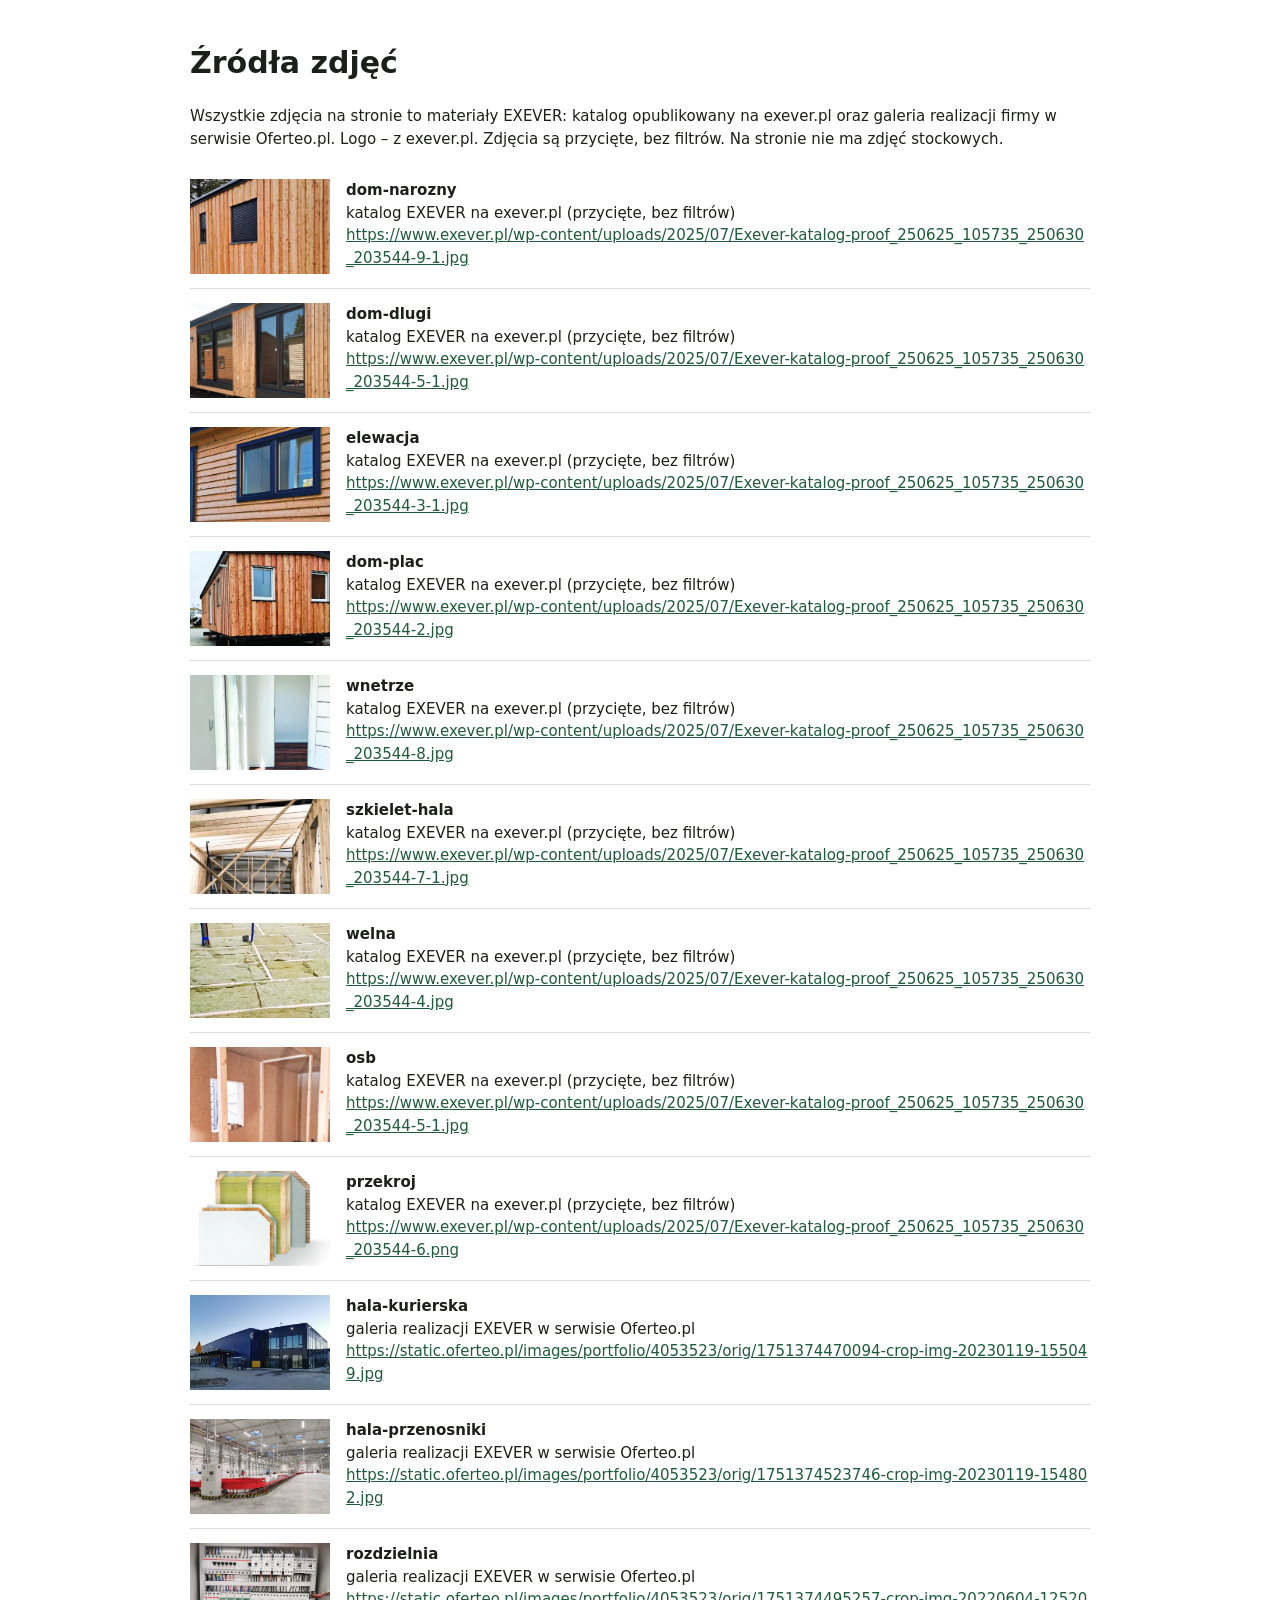
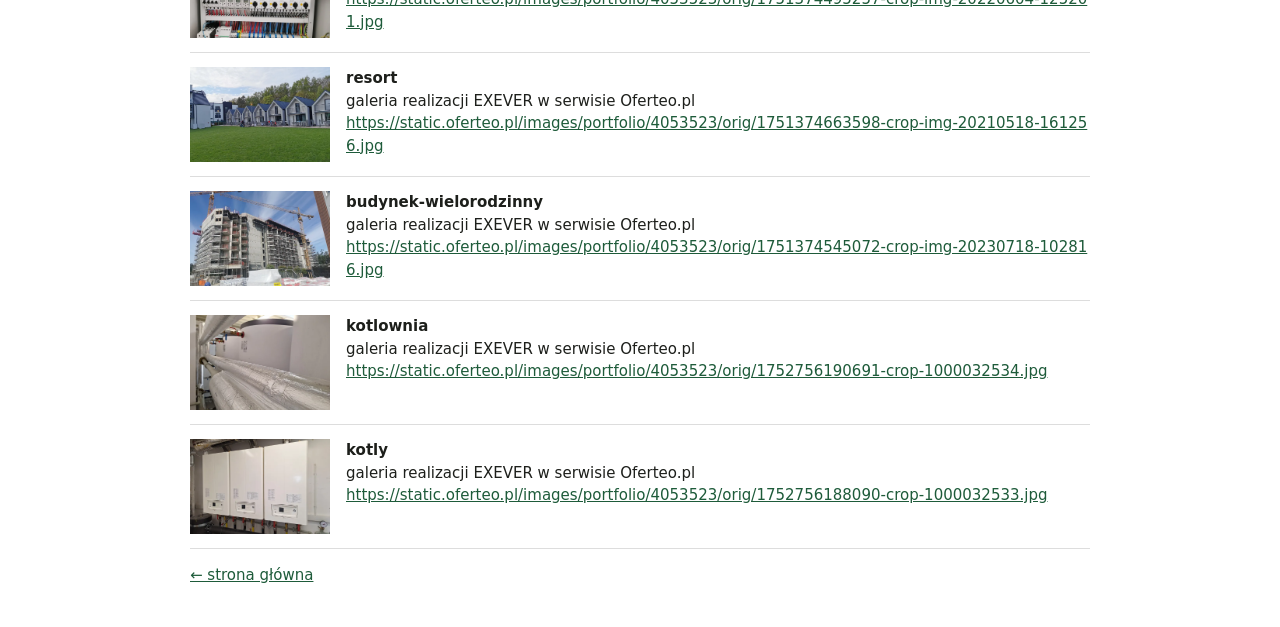
<file: zrodla-zdjec.html>
<!doctype html><html lang="pl"><head><meta charset="utf-8"><meta name="viewport" content="width=device-width,initial-scale=1"><title>Źródła zdjęć | EXEVER</title><meta name="robots" content="noindex, follow"><link rel="icon" href="favicon.svg" type="image/svg+xml"><style>body{font:15px/1.5 system-ui;max-width:900px;margin:40px auto;padding:0 16px;color:#1d1f1b}ul{list-style:none;padding:0}li{display:flex;gap:16px;padding:14px 0;border-bottom:1px solid #ddd}img{width:140px;height:95px;object-fit:cover;flex:none}a{word-break:break-all;color:#1e5b3a}</style></head><body><h1>Źródła zdjęć</h1><p>Wszystkie zdjęcia na stronie to materiały EXEVER: katalog opublikowany na exever.pl oraz galeria realizacji firmy w serwisie Oferteo.pl. Logo – z exever.pl. Zdjęcia są przycięte, bez filtrów. Na stronie nie ma zdjęć stockowych.</p><ul><li><img src="img/dom-narozny-720.webp" width="140" height="95" alt="" loading="lazy"><div><b>dom-narozny</b><br>katalog EXEVER na exever.pl (przycięte, bez filtrów)<br><a href="https://www.exever.pl/wp-content/uploads/2025/07/Exever-katalog-proof_250625_105735_250630_203544-9-1.jpg">https://www.exever.pl/wp-content/uploads/2025/07/Exever-katalog-proof_250625_105735_250630_203544-9-1.jpg</a></div></li><li><img src="img/dom-dlugi-720.webp" width="140" height="95" alt="" loading="lazy"><div><b>dom-dlugi</b><br>katalog EXEVER na exever.pl (przycięte, bez filtrów)<br><a href="https://www.exever.pl/wp-content/uploads/2025/07/Exever-katalog-proof_250625_105735_250630_203544-5-1.jpg">https://www.exever.pl/wp-content/uploads/2025/07/Exever-katalog-proof_250625_105735_250630_203544-5-1.jpg</a></div></li><li><img src="img/elewacja-720.webp" width="140" height="95" alt="" loading="lazy"><div><b>elewacja</b><br>katalog EXEVER na exever.pl (przycięte, bez filtrów)<br><a href="https://www.exever.pl/wp-content/uploads/2025/07/Exever-katalog-proof_250625_105735_250630_203544-3-1.jpg">https://www.exever.pl/wp-content/uploads/2025/07/Exever-katalog-proof_250625_105735_250630_203544-3-1.jpg</a></div></li><li><img src="img/dom-plac-720.webp" width="140" height="95" alt="" loading="lazy"><div><b>dom-plac</b><br>katalog EXEVER na exever.pl (przycięte, bez filtrów)<br><a href="https://www.exever.pl/wp-content/uploads/2025/07/Exever-katalog-proof_250625_105735_250630_203544-2.jpg">https://www.exever.pl/wp-content/uploads/2025/07/Exever-katalog-proof_250625_105735_250630_203544-2.jpg</a></div></li><li><img src="img/wnetrze-720.webp" width="140" height="95" alt="" loading="lazy"><div><b>wnetrze</b><br>katalog EXEVER na exever.pl (przycięte, bez filtrów)<br><a href="https://www.exever.pl/wp-content/uploads/2025/07/Exever-katalog-proof_250625_105735_250630_203544-8.jpg">https://www.exever.pl/wp-content/uploads/2025/07/Exever-katalog-proof_250625_105735_250630_203544-8.jpg</a></div></li><li><img src="img/szkielet-hala-720.webp" width="140" height="95" alt="" loading="lazy"><div><b>szkielet-hala</b><br>katalog EXEVER na exever.pl (przycięte, bez filtrów)<br><a href="https://www.exever.pl/wp-content/uploads/2025/07/Exever-katalog-proof_250625_105735_250630_203544-7-1.jpg">https://www.exever.pl/wp-content/uploads/2025/07/Exever-katalog-proof_250625_105735_250630_203544-7-1.jpg</a></div></li><li><img src="img/welna-720.webp" width="140" height="95" alt="" loading="lazy"><div><b>welna</b><br>katalog EXEVER na exever.pl (przycięte, bez filtrów)<br><a href="https://www.exever.pl/wp-content/uploads/2025/07/Exever-katalog-proof_250625_105735_250630_203544-4.jpg">https://www.exever.pl/wp-content/uploads/2025/07/Exever-katalog-proof_250625_105735_250630_203544-4.jpg</a></div></li><li><img src="img/osb-720.webp" width="140" height="95" alt="" loading="lazy"><div><b>osb</b><br>katalog EXEVER na exever.pl (przycięte, bez filtrów)<br><a href="https://www.exever.pl/wp-content/uploads/2025/07/Exever-katalog-proof_250625_105735_250630_203544-5-1.jpg">https://www.exever.pl/wp-content/uploads/2025/07/Exever-katalog-proof_250625_105735_250630_203544-5-1.jpg</a></div></li><li><img src="img/przekroj-900.webp" width="140" height="95" alt="" loading="lazy"><div><b>przekroj</b><br>katalog EXEVER na exever.pl (przycięte, bez filtrów)<br><a href="https://www.exever.pl/wp-content/uploads/2025/07/Exever-katalog-proof_250625_105735_250630_203544-6.png">https://www.exever.pl/wp-content/uploads/2025/07/Exever-katalog-proof_250625_105735_250630_203544-6.png</a></div></li><li><img src="img/hala-kurierska-720.webp" width="140" height="95" alt="" loading="lazy"><div><b>hala-kurierska</b><br>galeria realizacji EXEVER w serwisie Oferteo.pl<br><a href="https://static.oferteo.pl/images/portfolio/4053523/orig/1751374470094-crop-img-20230119-155049.jpg">https://static.oferteo.pl/images/portfolio/4053523/orig/1751374470094-crop-img-20230119-155049.jpg</a></div></li><li><img src="img/hala-przenosniki-720.webp" width="140" height="95" alt="" loading="lazy"><div><b>hala-przenosniki</b><br>galeria realizacji EXEVER w serwisie Oferteo.pl<br><a href="https://static.oferteo.pl/images/portfolio/4053523/orig/1751374523746-crop-img-20230119-154802.jpg">https://static.oferteo.pl/images/portfolio/4053523/orig/1751374523746-crop-img-20230119-154802.jpg</a></div></li><li><img src="img/rozdzielnia-720.webp" width="140" height="95" alt="" loading="lazy"><div><b>rozdzielnia</b><br>galeria realizacji EXEVER w serwisie Oferteo.pl<br><a href="https://static.oferteo.pl/images/portfolio/4053523/orig/1751374495257-crop-img-20220604-125201.jpg">https://static.oferteo.pl/images/portfolio/4053523/orig/1751374495257-crop-img-20220604-125201.jpg</a></div></li><li><img src="img/resort-720.webp" width="140" height="95" alt="" loading="lazy"><div><b>resort</b><br>galeria realizacji EXEVER w serwisie Oferteo.pl<br><a href="https://static.oferteo.pl/images/portfolio/4053523/orig/1751374663598-crop-img-20210518-161256.jpg">https://static.oferteo.pl/images/portfolio/4053523/orig/1751374663598-crop-img-20210518-161256.jpg</a></div></li><li><img src="img/budynek-wielorodzinny-720.webp" width="140" height="95" alt="" loading="lazy"><div><b>budynek-wielorodzinny</b><br>galeria realizacji EXEVER w serwisie Oferteo.pl<br><a href="https://static.oferteo.pl/images/portfolio/4053523/orig/1751374545072-crop-img-20230718-102816.jpg">https://static.oferteo.pl/images/portfolio/4053523/orig/1751374545072-crop-img-20230718-102816.jpg</a></div></li><li><img src="img/kotlownia-720.webp" width="140" height="95" alt="" loading="lazy"><div><b>kotlownia</b><br>galeria realizacji EXEVER w serwisie Oferteo.pl<br><a href="https://static.oferteo.pl/images/portfolio/4053523/orig/1752756190691-crop-1000032534.jpg">https://static.oferteo.pl/images/portfolio/4053523/orig/1752756190691-crop-1000032534.jpg</a></div></li><li><img src="img/kotly-720.webp" width="140" height="95" alt="" loading="lazy"><div><b>kotly</b><br>galeria realizacji EXEVER w serwisie Oferteo.pl<br><a href="https://static.oferteo.pl/images/portfolio/4053523/orig/1752756188090-crop-1000032533.jpg">https://static.oferteo.pl/images/portfolio/4053523/orig/1752756188090-crop-1000032533.jpg</a></div></li></ul><p><a href="./">← strona główna</a></p></body></html>
</file>
